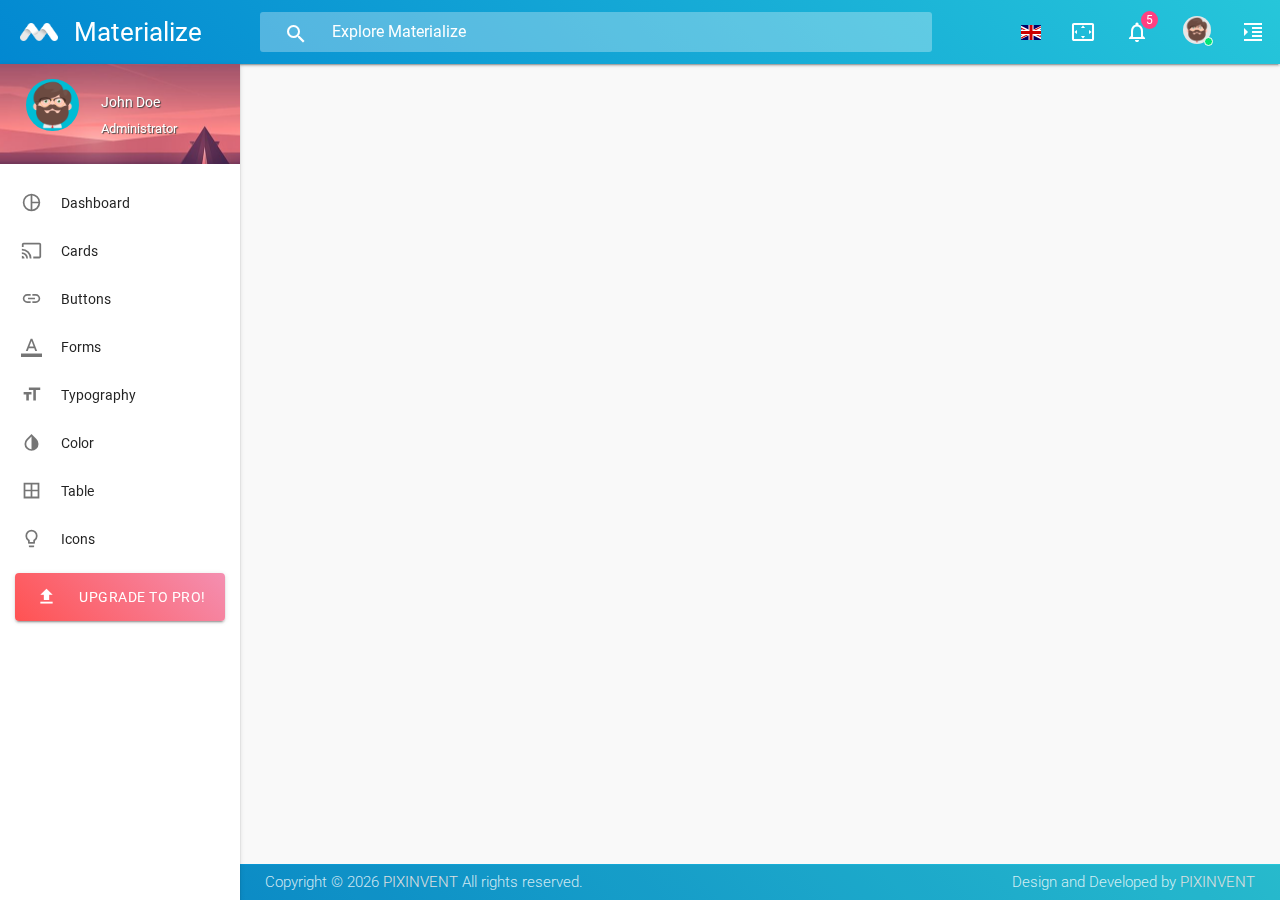
<file: web/index.html>
<!DOCTYPE html>
<html lang="en">

  <head>
    <meta http-equiv="Content-Type" content="text/html; charset=UTF-8">
    <meta name="viewport" content="width=device-width, initial-scale=1">
    <meta http-equiv="X-UA-Compatible" content="IE=edge">
    <meta name="msapplication-tap-highlight" content="no">
    <meta name="description" content="Materialize is a Material Design Admin Template,It's modern, responsive and based on Material Design by Google. ">
    <meta name="keywords" content="materialize, admin template, dashboard template, flat admin template, responsive admin template,">
    <title>Materialize - Material Design Admin Template</title>
    <!-- Favicons-->
    <link rel="icon" href="images/favicon/favicon-32x32.png" sizes="32x32">
    <!-- Favicons-->
    <link rel="apple-touch-icon-precomposed" href="images/favicon/apple-touch-icon-152x152.png">
    <!-- For iPhone -->
    <meta name="msapplication-TileColor" content="#00bcd4">
    <meta name="msapplication-TileImage" content="images/favicon/mstile-144x144.png">
    <!-- For Windows Phone -->
    <!-- CORE CSS-->
    <link href="css//materialize.css" type="text/css" rel="stylesheet">
    <link href="css//style.css" type="text/css" rel="stylesheet">
    <!-- Custome CSS-->
    <link href="css/custom/custom.css" type="text/css" rel="stylesheet">
    <!-- INCLUDED PLUGIN CSS ON THIS PAGE -->
    <link href="vendors/perfect-scrollbar/perfect-scrollbar.css" type="text/css" rel="stylesheet">
    <link href="vendors/flag-icon/css/flag-icon.min.css" type="text/css" rel="stylesheet">
  </head>
  <body>
    <!-- Start Page Loading -->
    <div id="loader-wrapper">
      <div id="loader"></div>
      <div class="loader-section section-left"></div>
      <div class="loader-section section-right"></div>
    </div>
    <!-- End Page Loading -->
    <!-- //////////////////////////////////////////////////////////////////////////// -->
    <!-- START HEADER -->
    <header id="header" class="page-topbar">
      <!-- start header nav-->
      <div class="navbar-fixed">
        <nav class="navbar-color gradient-45deg-light-blue-cyan">
          <div class="nav-wrapper">
            <ul class="left">
              <li>
                <h1 class="logo-wrapper">
                  <a href="index.html" class="brand-logo darken-1">
                    <img src="images/logo/materialize-logo.png" alt="materialize logo">
                    <span class="logo-text hide-on-med-and-down">Materialize</span>
                  </a>
                </h1>
              </li>
            </ul>
            <div class="header-search-wrapper hide-on-med-and-down">
              <i class="material-icons">search</i>
              <input type="text" name="Search" class="header-search-input z-depth-2" placeholder="Explore Materialize" />
            </div>
            <ul class="right hide-on-med-and-down">
              <li>
                <a href="javascript:void(0);" class="waves-effect waves-block waves-light translation-button" data-activates="translation-dropdown">
                  <span class="flag-icon flag-icon-gb"></span>
                </a>
              </li>
              <li>
                <a href="javascript:void(0);" class="waves-effect waves-block waves-light toggle-fullscreen">
                  <i class="material-icons">settings_overscan</i>
                </a>
              </li>
              <li>
                <a href="javascript:void(0);" class="waves-effect waves-block waves-light notification-button" data-activates="notifications-dropdown">
                  <i class="material-icons">notifications_none
                    <small class="notification-badge pink accent-2">5</small>
                  </i>
                </a>
              </li>
              <li>
                <a href="javascript:void(0);" class="waves-effect waves-block waves-light profile-button" data-activates="profile-dropdown">
                  <span class="avatar-status avatar-online">
                    <img src="images/avatar/avatar-7.png" alt="avatar">
                    <i></i>
                  </span>
                </a>
              </li>
              <li>
                <a href="#" data-activates="chat-out" class="waves-effect waves-block waves-light chat-collapse">
                  <i class="material-icons">format_indent_increase</i>
                </a>
              </li>
            </ul>
            <!-- translation-button -->
            <ul id="translation-dropdown" class="dropdown-content">
              <li>
                <a href="#!" class="grey-text text-darken-1">
                  <i class="flag-icon flag-icon-gb"></i> English</a>
              </li>
              <li>
                <a href="#!" class="grey-text text-darken-1">
                  <i class="flag-icon flag-icon-fr"></i> French</a>
              </li>
              <li>
                <a href="#!" class="grey-text text-darken-1">
                  <i class="flag-icon flag-icon-cn"></i> Chinese</a>
              </li>
              <li>
                <a href="#!" class="grey-text text-darken-1">
                  <i class="flag-icon flag-icon-de"></i> German</a>
              </li>
            </ul>
            <!-- notifications-dropdown -->
            <ul id="notifications-dropdown" class="dropdown-content">
              <li>
                <h6>NOTIFICATIONS
                  <span class="new badge">5</span>
                </h6>
              </li>
              <li class="divider"></li>
              <li>
                <a href="#!" class="grey-text text-darken-2">
                  <span class="material-icons icon-bg-circle cyan small">add_shopping_cart</span> A new order has been placed!</a>
                <time class="media-meta" datetime="2015-06-12T20:50:48+08:00">2 hours ago</time>
              </li>
              <li>
                <a href="#!" class="grey-text text-darken-2">
                  <span class="material-icons icon-bg-circle red small">stars</span> Completed the task</a>
                <time class="media-meta" datetime="2015-06-12T20:50:48+08:00">3 days ago</time>
              </li>
              <li>
                <a href="#!" class="grey-text text-darken-2">
                  <span class="material-icons icon-bg-circle teal small">settings</span> Settings updated</a>
                <time class="media-meta" datetime="2015-06-12T20:50:48+08:00">4 days ago</time>
              </li>
              <li>
                <a href="#!" class="grey-text text-darken-2">
                  <span class="material-icons icon-bg-circle deep-orange small">today</span> Director meeting started</a>
                <time class="media-meta" datetime="2015-06-12T20:50:48+08:00">6 days ago</time>
              </li>
              <li>
                <a href="#!" class="grey-text text-darken-2">
                  <span class="material-icons icon-bg-circle amber small">trending_up</span> Generate monthly report</a>
                <time class="media-meta" datetime="2015-06-12T20:50:48+08:00">1 week ago</time>
              </li>
            </ul>
            <!-- profile-dropdown -->
            <ul id="profile-dropdown" class="dropdown-content">
              <li>
                <a href="#" class="grey-text text-darken-1">
                  <i class="material-icons">face</i> Profile</a>
              </li>
              <li>
                <a href="#" class="grey-text text-darken-1">
                  <i class="material-icons">settings</i> Settings</a>
              </li>
              <li>
                <a href="#" class="grey-text text-darken-1">
                  <i class="material-icons">live_help</i> Help</a>
              </li>
              <li class="divider"></li>
              <li>
                <a href="#" class="grey-text text-darken-1">
                  <i class="material-icons">lock_outline</i> Lock</a>
              </li>
              <li>
                <a href="#" class="grey-text text-darken-1">
                  <i class="material-icons">keyboard_tab</i> Logout</a>
              </li>
            </ul>
          </div>
        </nav>
      </div>
      <!-- end header nav-->
    </header>



    









    <!-- END HEADER -->
    <!-- //////////////////////////////////////////////////////////////////////////// -->
    <!-- START MAIN -->
    <div id="main">
      <!-- START WRAPPER -->
      <div class="wrapper">
        <!-- START LEFT SIDEBAR NAV-->
        <aside id="left-sidebar-nav">
          <ul id="slide-out" class="side-nav fixed leftside-navigation">
            <li class="user-details cyan darken-2">
              <div class="row">
                <div class="col col s4 m4 l4">
                  <img src="images/avatar/avatar-7.png" alt="" class="circle responsive-img valign profile-image cyan">
                </div>
                <div class="col col s8 m8 l8">
                  <ul id="profile-dropdown-nav" class="dropdown-content">
                    <li>
                      <a href="#" class="grey-text text-darken-1">
                        <i class="material-icons">face</i> Profile</a>
                    </li>
                    <li>
                      <a href="#" class="grey-text text-darken-1">
                        <i class="material-icons">settings</i> Settings</a>
                    </li>
                    <li>
                      <a href="#" class="grey-text text-darken-1">
                        <i class="material-icons">live_help</i> Help</a>
                    </li>
                    <li class="divider"></li>
                    <li>
                      <a href="#" class="grey-text text-darken-1">
                        <i class="material-icons">lock_outline</i> Lock</a>
                    </li>
                    <li>
                      <a href="#" class="grey-text text-darken-1">
                        <i class="material-icons">keyboard_tab</i> Logout</a>
                    </li>
                  </ul>
                  <a class="btn-flat dropdown-button waves-effect waves-light white-text profile-btn" href="#" data-activates="profile-dropdown-nav">John Doe<i class="mdi-navigation-arrow-drop-down right"></i></a>
                  <p class="user-roal">Administrator</p>
                </div>
              </div>
            </li>
            <li class="no-padding">
              <ul class="collapsible" data-collapsible="accordion">
                <li class="bold">
                  <a href="index.html" class="waves-effect waves-cyan">
                      <i class="material-icons">pie_chart_outlined</i>
                      <span class="nav-text">Dashboard</span>
                    </a>
                </li>
                <li class="bold">
                  <a href="cards-basic.html" class="waves-effect waves-cyan">
                      <i class="material-icons">cast</i>
                      <span class="nav-text">Cards</span>
                    </a>
                </li>
                <li class="bold">
                  <a href="ui-basic-buttons.html" class="waves-effect waves-cyan">
                      <i class="material-icons">insert_link</i>
                      <span class="nav-text">Buttons</span>
                    </a>
                </li>
                <li class="bold">
                  <a href="form-layouts.html" class="waves-effect waves-cyan">
                      <i class="material-icons">format_color_text</i>
                      <span class="nav-text">Forms</span>
                    </a>
                </li>
                <li class="bold">
                  <a href="css-typography.html" class="waves-effect waves-cyan">
                      <i class="material-icons">format_size</i>
                      <span class="nav-text">Typography</span>
                    </a>
                </li>
                <li class="bold">
                  <a href="css-color.html" class="waves-effect waves-cyan">
                      <i class="material-icons">invert_colors</i>
                      <span class="nav-text">Color</span>
                    </a>
                </li>
                <li class="bold">
                  <a href="table-basic.html" class="waves-effect waves-cyan">
                      <i class="material-icons">border_all</i>
                      <span class="nav-text">Table</span>
                    </a>
                </li>
                <li class="bold">
                  <a href="ui-icons.html" class="waves-effect waves-cyan">
                    <i class="material-icons">lightbulb_outline</i>
                    <span class="nav-text">Icons</span>
                  </a>
                </li>
                <li>
                  <a class="btn waves-effect waves-light gradient-45deg-red-pink" href="https://pixinvent.com/materialize-material-design-admin-template/landing/" target="_blank">
                    <i class="material-icons white-text">file_upload</i>Upgrade to Pro!
                  </a>
                </li>
              </ul>
            </li>
          </ul>
          <a href="#" data-activates="slide-out" class="sidebar-collapse btn-floating btn-medium waves-effect waves-light hide-on-large-only">
            <i class="material-icons">menu</i>
          </a>
        </aside>
        <!-- END LEFT SIDEBAR NAV-->
        <!-- //////////////////////////////////////////////////////////////////////////// -->
        <!-- START CONTENT -->
        <section id="content">
          <!--start container-->
          <div class="container">
            <!--card stats start-->
     
          </div>
          <!--end container-->
        </section>
        <!-- END CONTENT -->
        <!-- START RIGHT SIDEBAR NAV-->
        <aside id="right-sidebar-nav">
          <ul id="chat-out" class="side-nav rightside-navigation">
            <li class="li-hover">
              <div class="row">
                <div class="col s12 border-bottom-1 mt-5">
                  <ul class="tabs">
                    <li class="tab col s4">
                      <a href="#activity" class="active">
                        <span class="material-icons">graphic_eq</span>
                      </a>
                    </li>
                    <li class="tab col s4">
                      <a href="#chatapp">
                        <span class="material-icons">face</span>
                      </a>
                    </li>
                    <li class="tab col s4">
                      <a href="#settings">
                        <span class="material-icons">settings</span>
                      </a>
                    </li>
                  </ul>
                </div>
                <div id="settings" class="col s12">
                  <h6 class="mt-5 mb-3 ml-3">GENERAL SETTINGS</h6>
                  <ul class="collection border-none">
                    <li class="collection-item border-none">
                      <div class="m-0">
                        <span class="font-weight-600">Notifications</span>
                        <div class="switch right">
                          <label>
                            <input checked type="checkbox">
                            <span class="lever"></span>
                          </label>
                        </div>
                      </div>
                      <p>Use checkboxes when looking for yes or no answers.</p>
                    </li>
                    <li class="collection-item border-none">
                      <div class="m-0">
                        <span class="font-weight-600">Show recent activity</span>
                        <div class="switch right">
                          <label>
                            <input checked type="checkbox">
                            <span class="lever"></span>
                          </label>
                        </div>
                      </div>
                      <p>The for attribute is necessary to bind our custom checkbox with the input.</p>
                    </li>
                    <li class="collection-item border-none">
                      <div class="m-0">
                        <span class="font-weight-600">Notifications</span>
                        <div class="switch right">
                          <label>
                            <input type="checkbox">
                            <span class="lever"></span>
                          </label>
                        </div>
                      </div>
                      <p>Use checkboxes when looking for yes or no answers.</p>
                    </li>
                    <li class="collection-item border-none">
                      <div class="m-0">
                        <span class="font-weight-600">Show recent activity</span>
                        <div class="switch right">
                          <label>
                            <input type="checkbox">
                            <span class="lever"></span>
                          </label>
                        </div>
                      </div>
                      <p>The for attribute is necessary to bind our custom checkbox with the input.</p>
                    </li>
                    <li class="collection-item border-none">
                      <div class="m-0">
                        <span class="font-weight-600">Show your emails</span>
                        <div class="switch right">
                          <label>
                            <input type="checkbox">
                            <span class="lever"></span>
                          </label>
                        </div>
                      </div>
                      <p>Use checkboxes when looking for yes or no answers.</p>
                    </li>
                    <li class="collection-item border-none">
                      <div class="m-0">
                        <span class="font-weight-600">Show Task statistics</span>
                        <div class="switch right">
                          <label>
                            <input type="checkbox">
                            <span class="lever"></span>
                          </label>
                        </div>
                      </div>
                      <p>The for attribute is necessary to bind our custom checkbox with the input.</p>
                    </li>
                  </ul>
                </div>
                <div id="chatapp" class="col s12">
                  <div class="collection border-none">
                    <a href="#!" class="collection-item avatar border-none">
                      <img src="images/avatar/avatar-1.png" alt="" class="circle cyan">
                      <span class="line-height-0">Elizabeth Elliott </span>
                      <span class="medium-small right blue-grey-text text-lighten-3">5.00 AM</span>
                      <p class="medium-small blue-grey-text text-lighten-3">Thank you </p>
                    </a>
                    <a href="#!" class="collection-item avatar border-none">
                      <img src="images/avatar/avatar-2.png" alt="" class="circle deep-orange accent-2">
                      <span class="line-height-0">Mary Adams </span>
                      <span class="medium-small right blue-grey-text text-lighten-3">4.14 AM</span>
                      <p class="medium-small blue-grey-text text-lighten-3">Hello Boo </p>
                    </a>
                    <a href="#!" class="collection-item avatar border-none">
                      <img src="images/avatar/avatar-3.png" alt="" class="circle teal accent-4">
                      <span class="line-height-0">Caleb Richards </span>
                      <span class="medium-small right blue-grey-text text-lighten-3">9.00 PM</span>
                      <p class="medium-small blue-grey-text text-lighten-3">Keny ! </p>
                    </a>
                    <a href="#!" class="collection-item avatar border-none">
                      <img src="images/avatar/avatar-4.png" alt="" class="circle cyan">
                      <span class="line-height-0">June Lane </span>
                      <span class="medium-small right blue-grey-text text-lighten-3">4.14 AM</span>
                      <p class="medium-small blue-grey-text text-lighten-3">Ohh God </p>
                    </a>
                    <a href="#!" class="collection-item avatar border-none">
                      <img src="images/avatar/avatar-5.png" alt="" class="circle red accent-2">
                      <span class="line-height-0">Edward Fletcher </span>
                      <span class="medium-small right blue-grey-text text-lighten-3">5.15 PM</span>
                      <p class="medium-small blue-grey-text text-lighten-3">Love you </p>
                    </a>
                    <a href="#!" class="collection-item avatar border-none">
                      <img src="images/avatar/avatar-6.png" alt="" class="circle deep-orange accent-2">
                      <span class="line-height-0">Crystal Bates </span>
                      <span class="medium-small right blue-grey-text text-lighten-3">8.00 AM</span>
                      <p class="medium-small blue-grey-text text-lighten-3">Can we </p>
                    </a>
                    <a href="#!" class="collection-item avatar border-none">
                      <img src="images/avatar/avatar-7.png" alt="" class="circle cyan">
                      <span class="line-height-0">Nathan Watts </span>
                      <span class="medium-small right blue-grey-text text-lighten-3">9.53 PM</span>
                      <p class="medium-small blue-grey-text text-lighten-3">Great! </p>
                    </a>
                    <a href="#!" class="collection-item avatar border-none">
                      <img src="images/avatar/avatar-8.png" alt="" class="circle red accent-2">
                      <span class="line-height-0">Willard Wood </span>
                      <span class="medium-small right blue-grey-text text-lighten-3">4.20 AM</span>
                      <p class="medium-small blue-grey-text text-lighten-3">Do it </p>
                    </a>
                    <a href="#!" class="collection-item avatar border-none">
                      <img src="images/avatar/avatar-9.png" alt="" class="circle teal accent-4">
                      <span class="line-height-0">Ronnie Ellis </span>
                      <span class="medium-small right blue-grey-text text-lighten-3">5.30 PM</span>
                      <p class="medium-small blue-grey-text text-lighten-3">Got that </p>
                    </a>
                    <a href="#!" class="collection-item avatar border-none">
                      <img src="images/avatar/avatar-1.png" alt="" class="circle cyan">
                      <span class="line-height-0">Gwendolyn Wood </span>
                      <span class="medium-small right blue-grey-text text-lighten-3">4.34 AM</span>
                      <p class="medium-small blue-grey-text text-lighten-3">Like you </p>
                    </a>
                    <a href="#!" class="collection-item avatar border-none">
                      <img src="images/avatar/avatar-2.png" alt="" class="circle red accent-2">
                      <span class="line-height-0">Daniel Russell </span>
                      <span class="medium-small right blue-grey-text text-lighten-3">12.00 AM</span>
                      <p class="medium-small blue-grey-text text-lighten-3">Thank you </p>
                    </a>
                    <a href="#!" class="collection-item avatar border-none">
                      <img src="images/avatar/avatar-3.png" alt="" class="circle teal accent-4">
                      <span class="line-height-0">Sarah Graves </span>
                      <span class="medium-small right blue-grey-text text-lighten-3">11.14 PM</span>
                      <p class="medium-small blue-grey-text text-lighten-3">Okay you </p>
                    </a>
                    <a href="#!" class="collection-item avatar border-none">
                      <img src="images/avatar/avatar-4.png" alt="" class="circle red accent-2">
                      <span class="line-height-0">Andrew Hoffman </span>
                      <span class="medium-small right blue-grey-text text-lighten-3">7.30 PM</span>
                      <p class="medium-small blue-grey-text text-lighten-3">Can do </p>
                    </a>
                    <a href="#!" class="collection-item avatar border-none">
                      <img src="images/avatar/avatar-5.png" alt="" class="circle cyan">
                      <span class="line-height-0">Camila Lynch </span>
                      <span class="medium-small right blue-grey-text text-lighten-3">2.00 PM</span>
                      <p class="medium-small blue-grey-text text-lighten-3">Leave it </p>
                    </a>
                  </div>
                </div>
                <div id="activity" class="col s12">
                  <h6 class="mt-5 mb-3 ml-3">RECENT ACTIVITY</h6>
                  <div class="activity">
                    <div class="col s3 mt-2 center-align recent-activity-list-icon">
                      <i class="material-icons white-text icon-bg-color deep-purple lighten-2">add_shopping_cart</i>
                    </div>
                    <div class="col s9 recent-activity-list-text">
                      <a href="#" class="deep-purple-text medium-small">just now</a>
                      <p class="mt-0 mb-2 fixed-line-height font-weight-300 medium-small">Jim Doe Purchased new equipments for zonal office.</p>
                    </div>
                    <div class="recent-activity-list chat-out-list row mb-0">
                      <div class="col s3 mt-2 center-align recent-activity-list-icon">
                        <i class="material-icons white-text icon-bg-color cyan lighten-2">airplanemode_active</i>
                      </div>
                      <div class="col s9 recent-activity-list-text">
                        <a href="#" class="cyan-text medium-small">Yesterday</a>
                        <p class="mt-0 mb-2 fixed-line-height font-weight-300 medium-small">Your Next flight for USA will be on 15th August 2015.</p>
                      </div>
                    </div>
                    <div class="recent-activity-list chat-out-list row mb-0">
                      <div class="col s3 mt-2 center-align recent-activity-list-icon medium-small">
                        <i class="material-icons white-text icon-bg-color green lighten-2">settings_voice</i>
                      </div>
                      <div class="col s9 recent-activity-list-text">
                        <a href="#" class="green-text medium-small">5 Days Ago</a>
                        <p class="mt-0 mb-2 fixed-line-height font-weight-300 medium-small">Natalya Parker Send you a voice mail for next conference.</p>
                      </div>
                    </div>
                    <div class="recent-activity-list chat-out-list row mb-0">
                      <div class="col s3 mt-2 center-align recent-activity-list-icon">
                        <i class="material-icons white-text icon-bg-color amber lighten-2">store</i>
                      </div>
                      <div class="col s9 recent-activity-list-text">
                        <a href="#" class="amber-text medium-small">1 Week Ago</a>
                        <p class="mt-0 mb-2 fixed-line-height font-weight-300 medium-small">Jessy Jay open a new store at S.G Road.</p>
                      </div>
                    </div>
                    <div class="recent-activity-list row">
                      <div class="col s3 mt-2 center-align recent-activity-list-icon">
                        <i class="material-icons white-text icon-bg-color deep-orange lighten-2">settings_voice</i>
                      </div>
                      <div class="col s9 recent-activity-list-text">
                        <a href="#" class="deep-orange-text medium-small">2 Week Ago</a>
                        <p class="mt-0 mb-2 fixed-line-height font-weight-300 medium-small">voice mail for conference.</p>
                      </div>
                    </div>
                    <div class="recent-activity-list chat-out-list row mb-0">
                      <div class="col s3 mt-2 center-align recent-activity-list-icon medium-small">
                        <i class="material-icons white-text icon-bg-color brown lighten-2">settings_voice</i>
                      </div>
                      <div class="col s9 recent-activity-list-text">
                        <a href="#" class="brown-text medium-small">1 Month Ago</a>
                        <p class="mt-0 mb-2 fixed-line-height font-weight-300 medium-small">Natalya Parker Send you a voice mail for next conference.</p>
                      </div>
                    </div>
                    <div class="recent-activity-list chat-out-list row mb-0">
                      <div class="col s3 mt-2 center-align recent-activity-list-icon">
                        <i class="material-icons white-text icon-bg-color deep-purple lighten-2">store</i>
                      </div>
                      <div class="col s9 recent-activity-list-text">
                        <a href="#" class="deep-purple-text medium-small">3 Month Ago</a>
                        <p class="mt-0 mb-2 fixed-line-height font-weight-300 medium-small">Jessy Jay open a new store at S.G Road.</p>
                      </div>
                    </div>
                    <div class="recent-activity-list row">
                      <div class="col s3 mt-2 center-align recent-activity-list-icon">
                        <i class="material-icons white-text icon-bg-color grey lighten-2">settings_voice</i>
                      </div>
                      <div class="col s9 recent-activity-list-text">
                        <a href="#" class="grey-text medium-small">1 Year Ago</a>
                        <p class="mt-0 mb-2 fixed-line-height font-weight-300 medium-small">voice mail for conference.</p>
                      </div>
                    </div>
                  </div>
                </div>
              </div>
            </li>
          </ul>
        </aside>
        <!-- END RIGHT SIDEBAR NAV-->
      </div>
      <!-- END WRAPPER -->
    </div>
    <!-- END MAIN -->
    <!-- //////////////////////////////////////////////////////////////////////////// -->
    <!-- START FOOTER -->
    <footer class="page-footer gradient-45deg-light-blue-cyan">
        <div class="footer-copyright">
          <div class="container">
            <span>Copyright ©
              <script type="text/javascript">
                document.write(new Date().getFullYear());
              </script> <a class="grey-text text-lighten-2" href="http://themeforest.net/user/pixinvent/portfolio?ref=pixinvent" target="_blank">PIXINVENT</a> All rights reserved.</span>
            <span class="right hide-on-small-only"> Design and Developed by <a class="grey-text text-lighten-2" href="https://pixinvent.com/">PIXINVENT</a></span>
          </div>
        </div>
    </footer>
    <!-- END FOOTER -->
    <!-- ================================================
    Scripts
    ================================================ -->
    <!-- jQuery Library -->
    <script type="text/javascript" src="vendors/jquery-3.2.1.min.js"></script>
    <!--materialize js-->
    <script type="text/javascript" src="js/materialize.min.js"></script>
    <!--scrollbar-->
    <script type="text/javascript" src="vendors/perfect-scrollbar/perfect-scrollbar.min.js"></script>
    <!--plugins.js - Some Specific JS codes for Plugin Settings-->
    <script type="text/javascript" src="js/plugins.js"></script>
    <!--custom-script.js - Add your own theme custom JS-->
    <script type="text/javascript" src="js/custom-script.js"></script>
  </body>
</html>
</file>
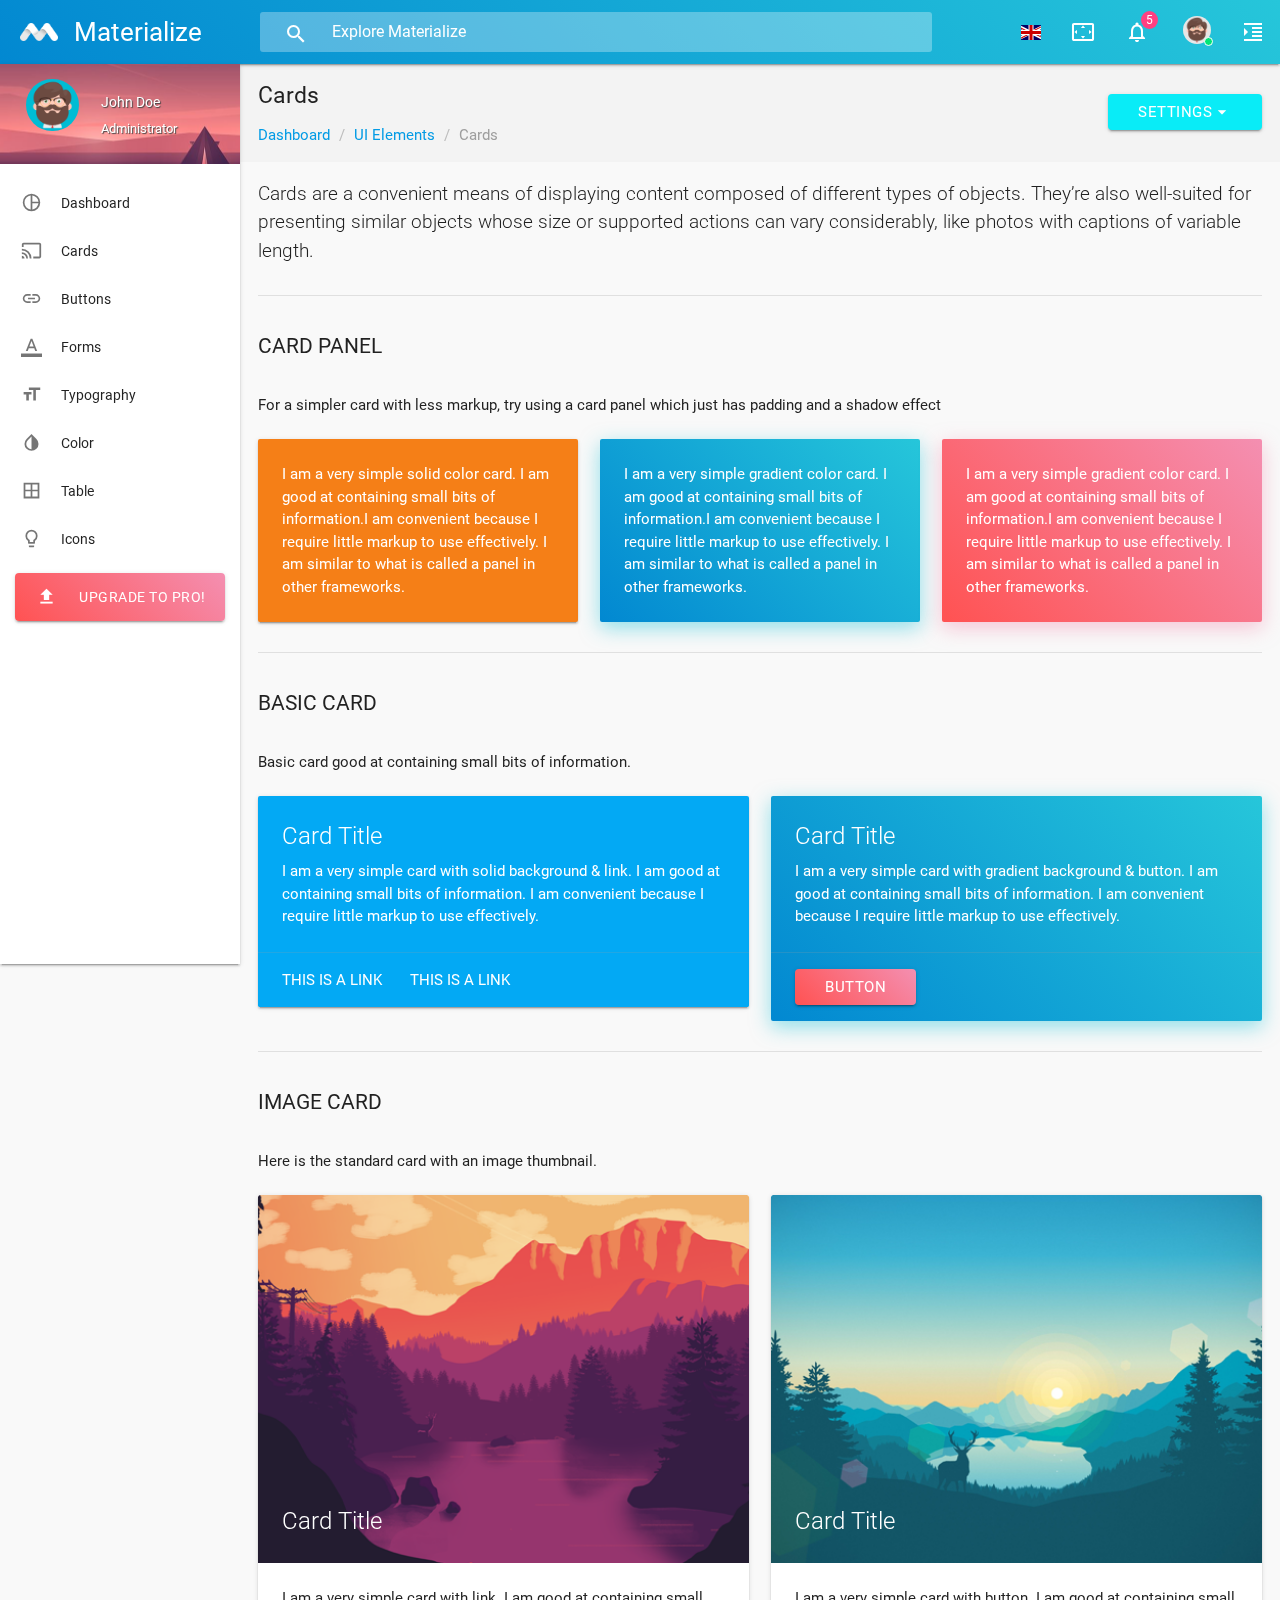
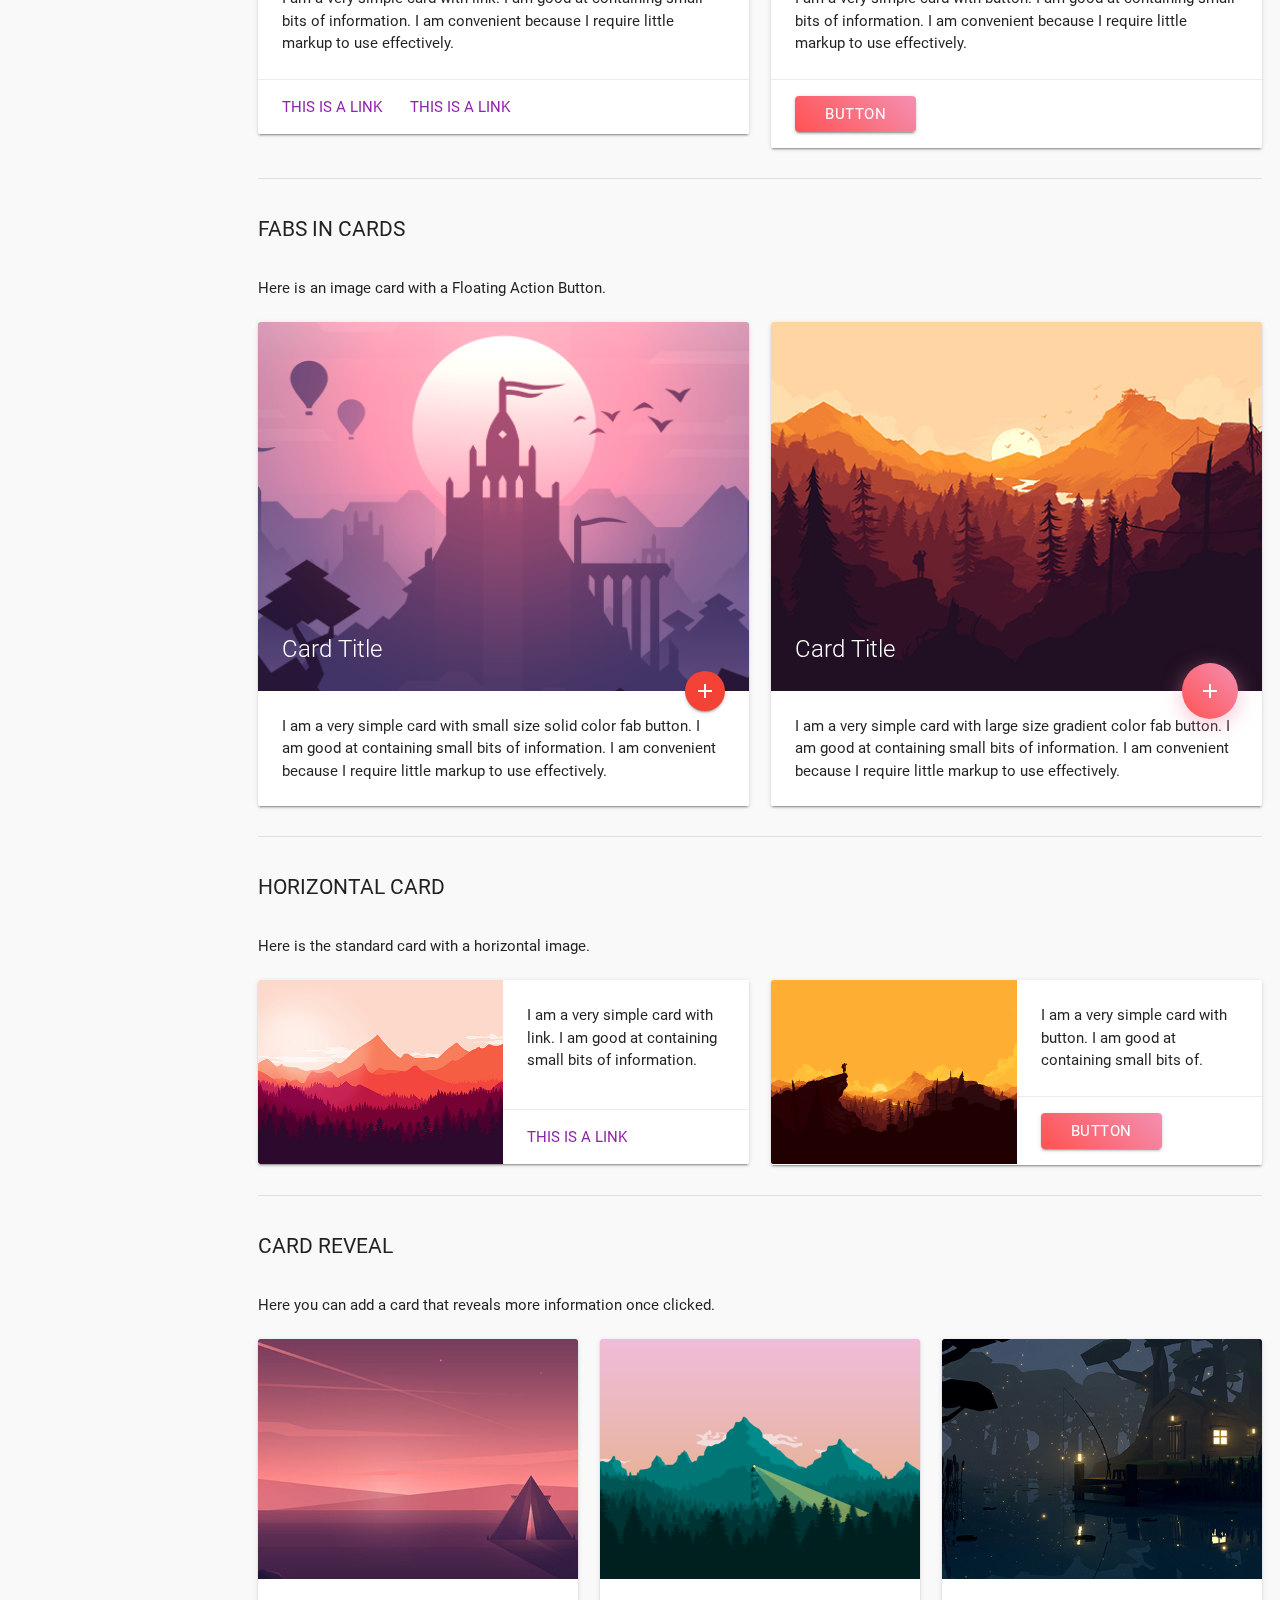
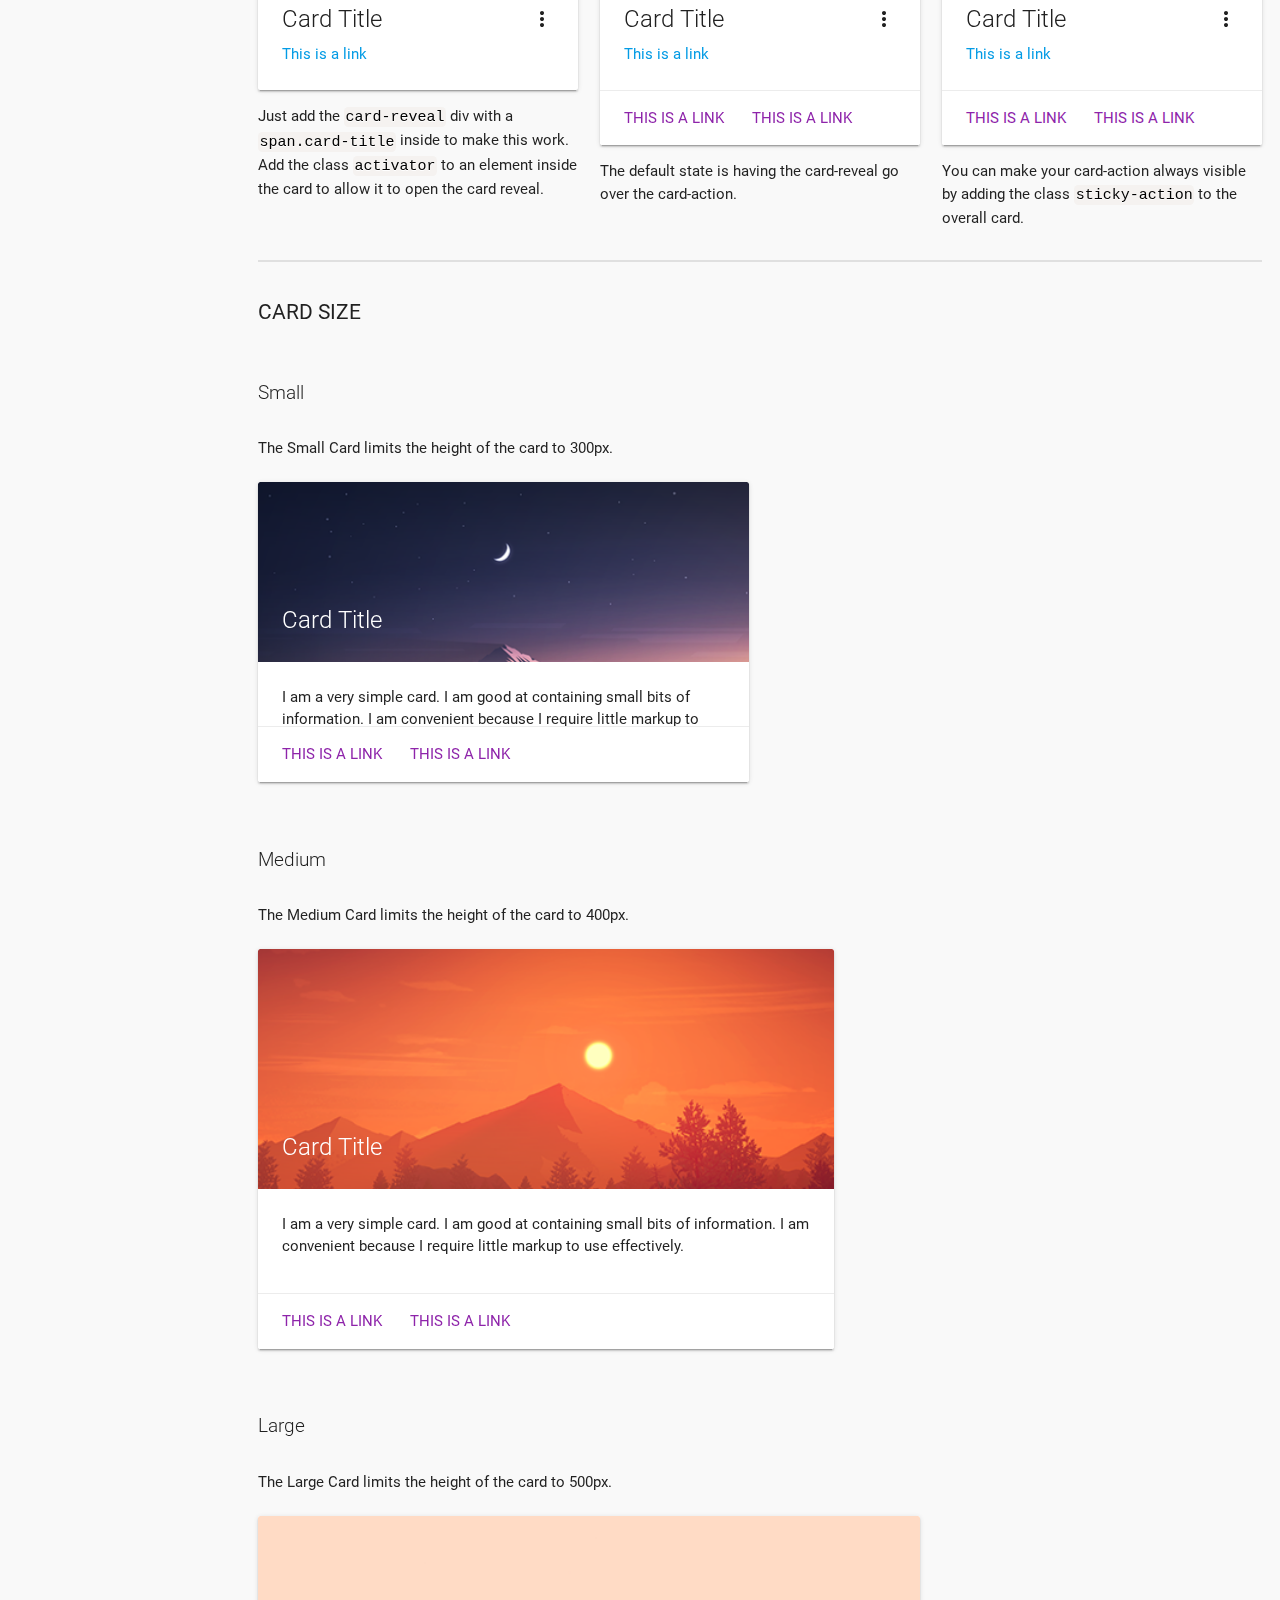
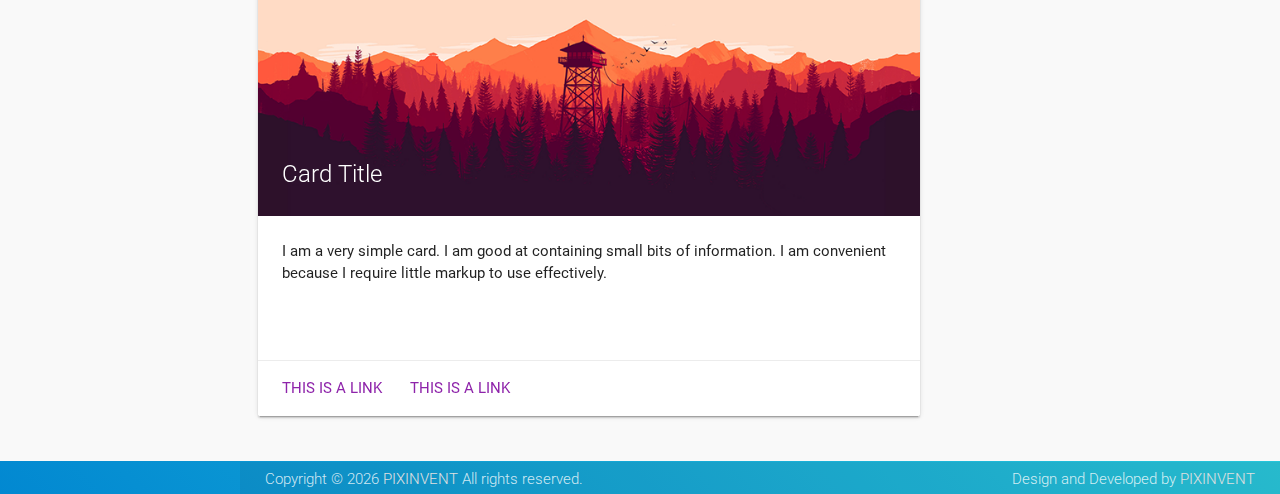
<file: web/cards-basic.html>
<!DOCTYPE html>
<html lang="en">
<!--================================================================================
	Item Name: Materialize - Material Design Admin Template
	Version: 4.0
	Author: PIXINVENT
	Author URL: https://themeforest.net/user/pixinvent/portfolio
================================================================================ -->

<head>
  <meta http-equiv="Content-Type" content="text/html; charset=UTF-8">
  <meta name="viewport" content="width=device-width, initial-scale=1">
  <meta http-equiv="X-UA-Compatible" content="IE=edge">
  <meta name="msapplication-tap-highlight" content="no">
  <meta name="description" content="Materialize is a Material Design Admin Template,It's modern, responsive and based on Material Design by Google. ">
  <meta name="keywords" content="materialize, admin template, dashboard template, flat admin template, responsive admin template,">
  <title>Cards | Materialize - Material Design Admin Template</title>
  <!-- Favicons-->
  <link rel="icon" href="images/favicon/favicon-32x32.png" sizes="32x32">
  <!-- Favicons-->
  <link rel="apple-touch-icon-precomposed" href="images/favicon/apple-touch-icon-152x152.png">
  <!-- For iPhone -->
  <meta name="msapplication-TileColor" content="#00bcd4">
  <meta name="msapplication-TileImage" content="images/favicon/mstile-144x144.png">
  <!-- For Windows Phone -->
  <!-- CORE CSS-->
  <link href="css//materialize.css" type="text/css" rel="stylesheet">
  <link href="css//style.css" type="text/css" rel="stylesheet">
  <!-- Custome CSS-->
  <link href="css/custom/custom.css" type="text/css" rel="stylesheet">
  <!-- INCLUDED PLUGIN CSS ON THIS PAGE -->
  <link href="vendors/prism/prism.css" type="text/css" rel="stylesheet">
  <link href="vendors/perfect-scrollbar/perfect-scrollbar.css" type="text/css" rel="stylesheet">
  <link href="vendors/flag-icon/css/flag-icon.min.css" type="text/css" rel="stylesheet">
</head>

<body>
  <!-- Start Page Loading -->
  <div id="loader-wrapper">
    <div id="loader"></div>
    <div class="loader-section section-left"></div>
    <div class="loader-section section-right"></div>
  </div>
  <!-- End Page Loading -->
  <!-- //////////////////////////////////////////////////////////////////////////// -->
  <!-- START HEADER -->
  <header id="header" class="page-topbar">
    <!-- start header nav-->
    <div class="navbar-fixed">
      <nav class="navbar-color gradient-45deg-light-blue-cyan">
        <div class="nav-wrapper">
          <ul class="left">
            <li>
              <h1 class="logo-wrapper">
                <a href="index.html" class="brand-logo darken-1">
                    <img src="images/logo/materialize-logo.png" alt="materialize logo">
                    <span class="logo-text hide-on-med-and-down">Materialize</span>
                  </a>
              </h1>
            </li>
          </ul>
          <div class="header-search-wrapper hide-on-med-and-down">
            <i class="material-icons">search</i>
            <input type="text" name="Search" class="header-search-input z-depth-2" placeholder="Explore Materialize" />
          </div>
          <ul class="right hide-on-med-and-down">
            <li>
              <a href="javascript:void(0);" class="waves-effect waves-block waves-light translation-button" data-activates="translation-dropdown">
                  <span class="flag-icon flag-icon-gb"></span>
                </a>
            </li>
            <li>
              <a href="javascript:void(0);" class="waves-effect waves-block waves-light toggle-fullscreen">
                  <i class="material-icons">settings_overscan</i>
                </a>
            </li>
            <li>
              <a href="javascript:void(0);" class="waves-effect waves-block waves-light notification-button" data-activates="notifications-dropdown">
                  <i class="material-icons">notifications_none
                    <small class="notification-badge pink accent-2">5</small>
                  </i>
                </a>
            </li>
            <li>
              <a href="javascript:void(0);" class="waves-effect waves-block waves-light profile-button" data-activates="profile-dropdown">
                  <span class="avatar-status avatar-online">
                    <img src="images/avatar/avatar-7.png" alt="avatar">
                    <i></i>
                  </span>
                </a>
            </li>
            <li>
              <a href="#" data-activates="chat-out" class="waves-effect waves-block waves-light chat-collapse">
                  <i class="material-icons">format_indent_increase</i>
                </a>
            </li>
          </ul>
          <!-- translation-button -->
          <ul id="translation-dropdown" class="dropdown-content">
            <li>
              <a href="#!" class="grey-text text-darken-1">
                  <i class="flag-icon flag-icon-gb"></i> English</a>
            </li>
            <li>
              <a href="#!" class="grey-text text-darken-1">
                  <i class="flag-icon flag-icon-fr"></i> French</a>
            </li>
            <li>
              <a href="#!" class="grey-text text-darken-1">
                  <i class="flag-icon flag-icon-cn"></i> Chinese</a>
            </li>
            <li>
              <a href="#!" class="grey-text text-darken-1">
                  <i class="flag-icon flag-icon-de"></i> German</a>
            </li>
          </ul>
          <!-- notifications-dropdown -->
          <ul id="notifications-dropdown" class="dropdown-content">
            <li>
              <h6>NOTIFICATIONS
                <span class="new badge">5</span>
              </h6>
            </li>
            <li class="divider"></li>
            <li>
              <a href="#!" class="grey-text text-darken-2">
                  <span class="material-icons icon-bg-circle cyan small">add_shopping_cart</span> A new order has been placed!</a>
              <time class="media-meta" datetime="2015-06-12T20:50:48+08:00">2 hours ago</time>
            </li>
            <li>
              <a href="#!" class="grey-text text-darken-2">
                  <span class="material-icons icon-bg-circle red small">stars</span> Completed the task</a>
              <time class="media-meta" datetime="2015-06-12T20:50:48+08:00">3 days ago</time>
            </li>
            <li>
              <a href="#!" class="grey-text text-darken-2">
                  <span class="material-icons icon-bg-circle teal small">settings</span> Settings updated</a>
              <time class="media-meta" datetime="2015-06-12T20:50:48+08:00">4 days ago</time>
            </li>
            <li>
              <a href="#!" class="grey-text text-darken-2">
                  <span class="material-icons icon-bg-circle deep-orange small">today</span> Director meeting started</a>
              <time class="media-meta" datetime="2015-06-12T20:50:48+08:00">6 days ago</time>
            </li>
            <li>
              <a href="#!" class="grey-text text-darken-2">
                  <span class="material-icons icon-bg-circle amber small">trending_up</span> Generate monthly report</a>
              <time class="media-meta" datetime="2015-06-12T20:50:48+08:00">1 week ago</time>
            </li>
          </ul>
          <!-- profile-dropdown -->
          <ul id="profile-dropdown" class="dropdown-content">
            <li>
              <a href="#" class="grey-text text-darken-1">
                  <i class="material-icons">face</i> Profile</a>
            </li>
            <li>
              <a href="#" class="grey-text text-darken-1">
                  <i class="material-icons">settings</i> Settings</a>
            </li>
            <li>
              <a href="#" class="grey-text text-darken-1">
                  <i class="material-icons">live_help</i> Help</a>
            </li>
            <li class="divider"></li>
            <li>
              <a href="#" class="grey-text text-darken-1">
                  <i class="material-icons">lock_outline</i> Lock</a>
            </li>
            <li>
              <a href="#" class="grey-text text-darken-1">
                  <i class="material-icons">keyboard_tab</i> Logout</a>
            </li>
          </ul>
        </div>
      </nav>
    </div>
    <!-- end header nav-->
  </header>
  <!-- END HEADER -->
  <!-- //////////////////////////////////////////////////////////////////////////// -->
  <!-- START MAIN -->
  <div id="main">
    <!-- START WRAPPER -->
    <div class="wrapper">
      <!-- START LEFT SIDEBAR NAV-->
      <aside id="left-sidebar-nav">
        <ul id="slide-out" class="side-nav fixed leftside-navigation">
          <li class="user-details cyan darken-2">
            <div class="row">
              <div class="col col s4 m4 l4">
                <img src="images/avatar/avatar-7.png" alt="" class="circle responsive-img valign profile-image cyan">
              </div>
              <div class="col col s8 m8 l8">
                <ul id="profile-dropdown-nav" class="dropdown-content">
                  <li>
                    <a href="#" class="grey-text text-darken-1">
                        <i class="material-icons">face</i> Profile</a>
                  </li>
                  <li>
                    <a href="#" class="grey-text text-darken-1">
                        <i class="material-icons">settings</i> Settings</a>
                  </li>
                  <li>
                    <a href="#" class="grey-text text-darken-1">
                        <i class="material-icons">live_help</i> Help</a>
                  </li>
                  <li class="divider"></li>
                  <li>
                    <a href="#" class="grey-text text-darken-1">
                        <i class="material-icons">lock_outline</i> Lock</a>
                  </li>
                  <li>
                    <a href="#" class="grey-text text-darken-1">
                        <i class="material-icons">keyboard_tab</i> Logout</a>
                  </li>
                </ul>
                <a class="btn-flat dropdown-button waves-effect waves-light white-text profile-btn" href="#" data-activates="profile-dropdown-nav">John Doe<i class="mdi-navigation-arrow-drop-down right"></i></a>
                <p class="user-roal">Administrator</p>
              </div>
            </div>
          </li>
          <li class="no-padding">
            <ul class="collapsible" data-collapsible="accordion">
              <li class="bold">
                <a href="index.html" class="waves-effect waves-cyan">
                    <i class="material-icons">pie_chart_outlined</i>
                    <span class="nav-text">Dashboard</span>
                  </a>
              </li>
              <li class="bold">
                <a href="cards-basic.html" class="waves-effect waves-cyan">
                    <i class="material-icons">cast</i>
                    <span class="nav-text">Cards</span>
                  </a>
              </li>
              <li class="bold">
                <a href="ui-basic-buttons.html" class="waves-effect waves-cyan">
                    <i class="material-icons">insert_link</i>
                    <span class="nav-text">Buttons</span>
                  </a>
              </li>
              <li class="bold">
                <a href="form-layouts.html" class="waves-effect waves-cyan">
                    <i class="material-icons">format_color_text</i>
                    <span class="nav-text">Forms</span>
                  </a>
              </li>
              <li class="bold">
                <a href="css-typography.html" class="waves-effect waves-cyan">
                    <i class="material-icons">format_size</i>
                    <span class="nav-text">Typography</span>
                  </a>
              </li>
              <li class="bold">
                <a href="css-color.html" class="waves-effect waves-cyan">
                    <i class="material-icons">invert_colors</i>
                    <span class="nav-text">Color</span>
                  </a>
              </li>
              <li class="bold">
                <a href="table-basic.html" class="waves-effect waves-cyan">
                    <i class="material-icons">border_all</i>
                    <span class="nav-text">Table</span>
                  </a>
              </li>
              <li class="bold">
                <a href="ui-icons.html" class="waves-effect waves-cyan">
                <i class="material-icons">lightbulb_outline</i>
                <span class="nav-text">Icons</span>
              </a>
              </li>
              <li>
                <a class="btn waves-effect waves-light gradient-45deg-red-pink" href="https://pixinvent.com/materialize-material-design-admin-template/landing/" target="_blank">
                  <i class="material-icons white-text">file_upload</i>Upgrade to Pro!
                </a>
              </li>
            </ul>
          </li>
        </ul>
        <a href="#" data-activates="slide-out" class="sidebar-collapse btn-floating btn-medium waves-effect waves-light hide-on-large-only">
            <i class="material-icons">menu</i>
          </a>
      </aside>
      <!-- END LEFT SIDEBAR NAV-->
      <!-- //////////////////////////////////////////////////////////////////////////// -->
      <!-- START CONTENT -->
      <section id="content">
        <!--breadcrumbs start-->
        <div id="breadcrumbs-wrapper">
          <!-- Search for small screen -->
          <div class="header-search-wrapper grey lighten-2 hide-on-large-only">
            <input type="text" name="Search" class="header-search-input z-depth-2" placeholder="Explore Materialize">
          </div>
          <div class="container">
            <div class="row">
              <div class="col s10 m6 l6">
                <h5 class="breadcrumbs-title">Cards</h5>
                <ol class="breadcrumbs">
                  <li><a href="index.html">Dashboard</a>
                  </li>
                  <li><a href="#">UI Elements</a>
                  </li>
                  <li class="active">Cards</li>
                </ol>
              </div>
              <div class="col s2 m6 l6">
                <a class="btn dropdown-settings waves-effect waves-light breadcrumbs-btn right" href="#!" data-activates="dropdown1">
                    <i class="material-icons hide-on-med-and-up">settings</i>
                    <span class="hide-on-small-onl">Settings</span>
                    <i class="material-icons right">arrow_drop_down</i>
                  </a>
                <ul id="dropdown1" class="dropdown-content">
                  <li><a href="#!" class="grey-text text-darken-2">Access<span class="badge">1</span></a>
                  </li>
                  <li><a href="#!" class="grey-text text-darken-2">Profile<span class="new badge">2</span></a>
                  </li>
                  <li><a href="#!" class="grey-text text-darken-2">Notifications</a>
                  </li>
                </ul>
              </div>
            </div>
          </div>
        </div>
        <!--breadcrumbs end-->
        <!--start container-->
        <div class="container">
          <p class="caption">Cards are a convenient means of displaying content composed of different types of objects. They’re also well-suited for presenting similar objects whose size or supported actions can vary considerably, like photos with captions of variable length.</p>
          <!--Card Panel-->
          <div class="divider"></div>
          <div id="card-panel-type" class="section">
            <h4 class="header">Card Panel</h4>
            <div class="row">
              <div class="col s12">
                <p>For a simpler card with less markup, try using a card panel which just has padding and a shadow effect</p>
              </div>
              <div class="col s12">
                <div class="row">
                  <div class="col s12 m4 l4">
                    <div class="card-panel yellow darken-4">
                      <span class="white-text">I am a very simple solid color card. I am good at containing small bits of information.I am convenient because I require little markup to use effectively. I am similar to what is called a panel in other frameworks.</span>
                    </div>
                  </div>
                  <div class="col s12 m4 l4">
                    <div class="card-panel gradient-45deg-light-blue-cyan gradient-shadow">
                      <span class="white-text">I am a very simple gradient color card. I am good at containing small bits of information.I am convenient because I require little markup to use effectively. I am similar to what is called a panel in other frameworks.</span>
                    </div>
                  </div>
                  <div class="col s12 m4 l4">
                    <div class="card-panel gradient-45deg-red-pink gradient-shadow">
                      <span class="white-text">I am a very simple gradient color card. I am good at containing small bits of information.I am convenient because I require little markup to use effectively. I am similar to what is called a panel in other frameworks.</span>
                    </div>
                  </div>
                </div>
              </div>
            </div>
          </div>
          <div class="divider"></div>
          <!--Basic Card-->
          <div id="basic-card" class="section">
            <h4 class="header">Basic Card</h4>
            <div class="row">
              <div class="col s12">
                <p>Basic card good at containing small bits of information.</p>
              </div>
              <div class="col s12 m12 l12">
                <div class="row">
                  <div class="col s12 m6 l6">
                    <div class="card light-blue">
                      <div class="card-content white-text">
                        <span class="card-title">Card Title</span>
                        <p>I am a very simple card with solid background & link. I am good at containing small bits of information. I am convenient because I require little markup to use effectively.</p>
                      </div>
                      <div class="card-action">
                        <a href="#!" class="white-text">This is a link</a>
                        <a href="#!" class="white-text">This is a link</a>
                      </div>
                    </div>
                  </div>
                  <div class="col s12 m6 l6">
                    <div class="card gradient-45deg-light-blue-cyan gradient-shadow">
                      <div class="card-content white-text">
                        <span class="card-title">Card Title</span>
                        <p>I am a very simple card with gradient background & button. I am good at containing small bits of information. I am convenient because I require little markup to use effectively.</p>
                      </div>
                      <div class="card-action">
                        <a href="#!" class="waves-effect waves-light btn gradient-45deg-red-pink">Button</a>
                      </div>
                    </div>
                  </div>
                </div>
              </div>
            </div>
          </div>
          <!--Image Card-->
          <div class="divider"></div>
          <div id="image-card" class="section">
            <h4 class="header">Image Card</h4>
            <div class="row">
              <div class="col s12">
                <p>Here is the standard card with an image thumbnail.</p>
              </div>
              <div class="col s12 m12 l12">
                <div class="row">
                  <div class="col s12 m6 l6">
                    <div class="card">
                      <div class="card-image">
                        <img src="images/gallary/4.png" alt="sample">
                        <span class="card-title">Card Title</span>
                      </div>
                      <div class="card-content">
                        <p>I am a very simple card with link. I am good at containing small bits of information. I am convenient because I require little markup to use effectively.</p>
                      </div>
                      <div class="card-action">
                        <a href="#">This is a link</a>
                        <a href='#'>This is a link</a>
                      </div>
                    </div>
                  </div>
                  <div class="col s12 m6 l6">
                    <div class="card">
                      <div class="card-image">
                        <img src="images/gallary/3.png" alt="sample">
                        <span class="card-title">Card Title</span>
                      </div>
                      <div class="card-content">
                        <p>I am a very simple card with button. I am good at containing small bits of information. I am convenient because I require little markup to use effectively.</p>
                      </div>
                      <div class="card-action">
                        <a href="#!" class="waves-effect waves-light btn gradient-45deg-red-pink">Button</a>
                      </div>
                    </div>
                  </div>
                </div>
              </div>
            </div>
          </div>
          <!-- FABs in Cards -->
          <div class="divider"></div>
          <div id="fabs-card" class="section">
            <h4 class="header">FABs in Cards</h4>
            <div class="row">
              <div class="col s12">
                <p>Here is an image card with a Floating Action Button.</p>
              </div>
              <div class="col s12 m12 l12">
                <div class="row">
                  <div class="col s12 m6 l6">
                    <div class="card">
                      <div class="card-image">
                        <img src="images/gallary/6.png">
                        <span class="card-title">Card Title</span>
                        <a class="btn-floating halfway-fab waves-effect waves-light red">
                            <i class="material-icons">add</i>
                          </a>
                      </div>
                      <div class="card-content">
                        <p>I am a very simple card with small size solid color fab button. I am good at containing small bits of information. I am convenient because I require little markup to use effectively.</p>
                      </div>
                    </div>
                  </div>
                  <div class="col s12 m6 l6">
                    <div class="card">
                      <div class="card-image">
                        <img src="images/gallary/8.png">
                        <span class="card-title">Card Title</span>
                        <a class="btn-floating btn-large halfway-fab waves-effect waves-light gradient-45deg-red-pink gradient-shadow">
                            <i class="material-icons">add</i>
                          </a>
                      </div>
                      <div class="card-content">
                        <p>I am a very simple card with large size gradient color fab button. I am good at containing small bits of information. I am convenient because I require little markup to use effectively.</p>
                      </div>
                    </div>
                  </div>
                </div>
              </div>
            </div>
          </div>
          <!-- Horizontal Card -->
          <div class="divider"></div>
          <div id="horizontal-card" class="section">
            <h4 class="header">Horizontal Card</h4>
            <div class="row">
              <div class="col s12">
                <p>Here is the standard card with a horizontal image.</p>
              </div>
              <div class="col s12 m12 l12">
                <div class="row">
                  <div class="col s12 m6 l6">
                    <div class="card horizontal">
                      <div class="card-image">
                        <img src="images/gallary/11.png">
                      </div>
                      <div class="card-stacked">
                        <div class="card-content">
                          <p>I am a very simple card with link. I am good at containing small bits of information.</p>
                        </div>
                        <div class="card-action">
                          <a href="#">This is a link</a>
                        </div>
                      </div>
                    </div>
                  </div>
                  <div class="col s12 m6 l6">
                    <div class="card horizontal">
                      <div class="card-image">
                        <img src="images/gallary/18.png">
                      </div>
                      <div class="card-stacked">
                        <div class="card-content">
                          <p>I am a very simple card with button. I am good at containing small bits of.</p>
                        </div>
                        <div class="card-action">
                          <a href="#!" class="waves-effect waves-light btn gradient-45deg-red-pink">Button</a>
                        </div>
                      </div>
                    </div>
                  </div>
                </div>
              </div>
            </div>
          </div>
          <!--Card Reveal-->
          <div class="divider"></div>
          <div id="card-reveal" class="section">
            <h4 class="header">Card Reveal</h4>
            <div class="row">
              <div class="col s12">
                <p>Here you can add a card that reveals more information once clicked.</p>
              </div>
              <div class="col s12 m12 l12">
                <div class="row">
                  <div class="col s12 m4 l4">
                    <div class="card">
                      <div class="card-image waves-effect waves-block waves-light">
                        <img class="activator" src="images/gallary/12.png" alt="office">
                      </div>
                      <div class="card-content">
                        <span class="card-title activator grey-text text-darken-4">Card Title
                            <i class="material-icons right">more_vert</i>
                          </span>
                        <p><a href="#">This is a link</a>
                        </p>
                      </div>
                      <div class="card-reveal">
                        <span class="card-title grey-text text-darken-4">Card Title
                            <i class="material-icons right">close</i>
                          </span>
                        <p>Here is some more information about this product that is only revealed once clicked on.</p>
                      </div>
                    </div>
                    <p>
                      Just add the <code class=" language-markup">card-reveal</code> div with a <code class=" language-markup">span.card-title</code> inside to make this work. Add the class
                      <code class=" language-markup">activator</code> to an element inside the card to allow it to open the card reveal.
                    </p>
                  </div>
                  <div class="col s12 m4 l4">
                    <div class="card">
                      <div class="card-image waves-effect waves-block waves-light">
                        <img class="activator" src="images/gallary/19.png">
                      </div>
                      <div class="card-content">
                        <span class="card-title activator grey-text text-darken-4">Card Title
                            <i class="material-icons right">more_vert</i>
                          </span>
                        <p><a href="#!">This is a link</a></p>
                      </div>
                      <div class="card-reveal">
                        <span class="card-title grey-text text-darken-4">Card Title
                            <i class="material-icons right">close</i>
                            </i>
                          </span>
                        <p>Here is some more information about this product that is only revealed once clicked on.</p>
                      </div>
                      <div class="card-action">
                        <a href="#">This is a link</a>
                        <a href="#">This is a link</a>
                      </div>
                    </div>
                    <p>The default state is having the card-reveal go over the card-action.</p>
                  </div>
                  <div class="col s12 m4 l4">
                    <div class="card sticky-action">
                      <div class="card-image waves-effect waves-block waves-light">
                        <img class="activator" src="images/gallary/21.png">
                      </div>
                      <div class="card-content">
                        <span class="card-title activator grey-text text-darken-4">Card Title
                            <i class="material-icons right">more_vert</i>
                          </span>
                        <p><a href="#!">This is a link</a></p>
                      </div>
                      <div class="card-action">
                        <a href="#">This is a link</a>
                        <a href="#">This is a link</a>
                      </div>
                      <div class="card-reveal">
                        <span class="card-title grey-text text-darken-4">Card Title
                            <i class="material-icons right">close</i>
                            </i>
                          </span>
                        <p>Here is some more information about this product that is only revealed once clicked on.</p>
                      </div>
                    </div>
                    <p>You can make your card-action always visible by adding the class <code class=" language-markup">sticky-action</code> to the overall card.</p>
                  </div>
                </div>
              </div>
            </div>
          </div>
          <!--Tabs in Cards-->
          <div class="divider"></div>

          <!--Card Size-->
          <div class="divider"></div>
          <div id="card-size" class="section">
            <h4 class="header">Card Size</h4>
            <div class="row section">
              <div class="col s12">
                <p class="caption">Small</p>
                <p>The Small Card limits the height of the card to 300px.</p>
              </div>
              <div class="col s12 m6 l6">
                <div class="card small">
                  <div class="card-image">
                    <img src="images/gallary/23.png" alt="sample">
                    <span class="card-title">Card Title</span>
                  </div>
                  <div class="card-content">
                    <p>I am a very simple card. I am good at containing small bits of information. I am convenient because I require little markup to use effectively.</p>
                  </div>
                  <div class="card-action">
                    <a href="#">This is a link</a>
                    <a href="#">This is a link</a>
                  </div>
                </div>
              </div>
            </div>
            <div class="row section">
              <div class="col s12">
                <p class="caption">Medium</p>
                <p>The Medium Card limits the height of the card to 400px.</p>
              </div>
              <div class="col s12 m7 l7">
                <div class="card medium">
                  <div class="card-image">
                    <img src="images/gallary/25.png" alt="sample">
                    <span class="card-title">Card Title</span>
                  </div>
                  <div class="card-content">
                    <p>I am a very simple card. I am good at containing small bits of information. I am convenient because I require little markup to use effectively.</p>
                  </div>
                  <div class="card-action">
                    <a href="#">This is a link</a>
                    <a href="#">This is a link</a>
                  </div>
                </div>
              </div>
            </div>
            <div class="row section">
              <div class="col s12">
                <p class="caption">Large</p>
                <p>The Large Card limits the height of the card to 500px.</p>
              </div>
              <div class="col s12 m8 l8">
                <div class="card large">
                  <div class="card-image">
                    <img src="images/gallary/28.png" alt="sample">
                    <span class="card-title">Card Title</span>
                  </div>
                  <div class="card-content">
                    <p>I am a very simple card. I am good at containing small bits of information. I am convenient because I require little markup to use effectively.</p>
                  </div>
                  <div class="card-action">
                    <a href="#">This is a link</a>
                    <a href="#">This is a link</a>
                  </div>
                </div>
              </div>
            </div>
          </div>

          <!--end container-->
      </section>
      <!-- END CONTENT -->
      <!-- //////////////////////////////////////////////////////////////////////////// -->
      <!-- START RIGHT SIDEBAR NAV-->
      <aside id="right-sidebar-nav">
        <ul id="chat-out" class="side-nav rightside-navigation">
          <li class="li-hover">
            <div class="row">
              <div class="col s12 border-bottom-1 mt-5">
                <ul class="tabs">
                  <li class="tab col s4">
                    <a href="#activity" class="active">
                        <span class="material-icons">graphic_eq</span>
                      </a>
                  </li>
                  <li class="tab col s4">
                    <a href="#chatapp">
                        <span class="material-icons">face</span>
                      </a>
                  </li>
                  <li class="tab col s4">
                    <a href="#settings">
                        <span class="material-icons">settings</span>
                      </a>
                  </li>
                </ul>
              </div>
              <div id="settings" class="col s12">
                <h6 class="mt-5 mb-3 ml-3">GENERAL SETTINGS</h6>
                <ul class="collection border-none">
                  <li class="collection-item border-none">
                    <div class="m-0">
                      <span class="font-weight-600">Notifications</span>
                      <div class="switch right">
                        <label>
                            <input checked type="checkbox">
                            <span class="lever"></span>
                          </label>
                      </div>
                    </div>
                    <p>Use checkboxes when looking for yes or no answers.</p>
                  </li>
                  <li class="collection-item border-none">
                    <div class="m-0">
                      <span class="font-weight-600">Show recent activity</span>
                      <div class="switch right">
                        <label>
                            <input checked type="checkbox">
                            <span class="lever"></span>
                          </label>
                      </div>
                    </div>
                    <p>The for attribute is necessary to bind our custom checkbox with the input.</p>
                  </li>
                  <li class="collection-item border-none">
                    <div class="m-0">
                      <span class="font-weight-600">Notifications</span>
                      <div class="switch right">
                        <label>
                            <input type="checkbox">
                            <span class="lever"></span>
                          </label>
                      </div>
                    </div>
                    <p>Use checkboxes when looking for yes or no answers.</p>
                  </li>
                  <li class="collection-item border-none">
                    <div class="m-0">
                      <span class="font-weight-600">Show recent activity</span>
                      <div class="switch right">
                        <label>
                            <input type="checkbox">
                            <span class="lever"></span>
                          </label>
                      </div>
                    </div>
                    <p>The for attribute is necessary to bind our custom checkbox with the input.</p>
                  </li>
                  <li class="collection-item border-none">
                    <div class="m-0">
                      <span class="font-weight-600">Show your emails</span>
                      <div class="switch right">
                        <label>
                            <input type="checkbox">
                            <span class="lever"></span>
                          </label>
                      </div>
                    </div>
                    <p>Use checkboxes when looking for yes or no answers.</p>
                  </li>
                  <li class="collection-item border-none">
                    <div class="m-0">
                      <span class="font-weight-600">Show Task statistics</span>
                      <div class="switch right">
                        <label>
                            <input type="checkbox">
                            <span class="lever"></span>
                          </label>
                      </div>
                    </div>
                    <p>The for attribute is necessary to bind our custom checkbox with the input.</p>
                  </li>
                </ul>
              </div>
              <div id="chatapp" class="col s12">
                <div class="collection border-none">
                  <a href="#!" class="collection-item avatar border-none">
                      <img src="images/avatar/avatar-1.png" alt="" class="circle cyan">
                      <span class="line-height-0">Elizabeth Elliott </span>
                      <span class="medium-small right blue-grey-text text-lighten-3">5.00 AM</span>
                      <p class="medium-small blue-grey-text text-lighten-3">Thank you </p>
                    </a>
                  <a href="#!" class="collection-item avatar border-none">
                      <img src="images/avatar/avatar-2.png" alt="" class="circle deep-orange accent-2">
                      <span class="line-height-0">Mary Adams </span>
                      <span class="medium-small right blue-grey-text text-lighten-3">4.14 AM</span>
                      <p class="medium-small blue-grey-text text-lighten-3">Hello Boo </p>
                    </a>
                  <a href="#!" class="collection-item avatar border-none">
                      <img src="images/avatar/avatar-3.png" alt="" class="circle teal accent-4">
                      <span class="line-height-0">Caleb Richards </span>
                      <span class="medium-small right blue-grey-text text-lighten-3">9.00 PM</span>
                      <p class="medium-small blue-grey-text text-lighten-3">Keny ! </p>
                    </a>
                  <a href="#!" class="collection-item avatar border-none">
                      <img src="images/avatar/avatar-4.png" alt="" class="circle cyan">
                      <span class="line-height-0">June Lane </span>
                      <span class="medium-small right blue-grey-text text-lighten-3">4.14 AM</span>
                      <p class="medium-small blue-grey-text text-lighten-3">Ohh God </p>
                    </a>
                  <a href="#!" class="collection-item avatar border-none">
                      <img src="images/avatar/avatar-5.png" alt="" class="circle red accent-2">
                      <span class="line-height-0">Edward Fletcher </span>
                      <span class="medium-small right blue-grey-text text-lighten-3">5.15 PM</span>
                      <p class="medium-small blue-grey-text text-lighten-3">Love you </p>
                    </a>
                  <a href="#!" class="collection-item avatar border-none">
                      <img src="images/avatar/avatar-6.png" alt="" class="circle deep-orange accent-2">
                      <span class="line-height-0">Crystal Bates </span>
                      <span class="medium-small right blue-grey-text text-lighten-3">8.00 AM</span>
                      <p class="medium-small blue-grey-text text-lighten-3">Can we </p>
                    </a>
                  <a href="#!" class="collection-item avatar border-none">
                      <img src="images/avatar/avatar-7.png" alt="" class="circle cyan">
                      <span class="line-height-0">Nathan Watts </span>
                      <span class="medium-small right blue-grey-text text-lighten-3">9.53 PM</span>
                      <p class="medium-small blue-grey-text text-lighten-3">Great! </p>
                    </a>
                  <a href="#!" class="collection-item avatar border-none">
                      <img src="images/avatar/avatar-8.png" alt="" class="circle red accent-2">
                      <span class="line-height-0">Willard Wood </span>
                      <span class="medium-small right blue-grey-text text-lighten-3">4.20 AM</span>
                      <p class="medium-small blue-grey-text text-lighten-3">Do it </p>
                    </a>
                  <a href="#!" class="collection-item avatar border-none">
                      <img src="images/avatar/avatar-9.png" alt="" class="circle teal accent-4">
                      <span class="line-height-0">Ronnie Ellis </span>
                      <span class="medium-small right blue-grey-text text-lighten-3">5.30 PM</span>
                      <p class="medium-small blue-grey-text text-lighten-3">Got that </p>
                    </a>
                  <a href="#!" class="collection-item avatar border-none">
                      <img src="images/avatar/avatar-1.png" alt="" class="circle cyan">
                      <span class="line-height-0">Gwendolyn Wood </span>
                      <span class="medium-small right blue-grey-text text-lighten-3">4.34 AM</span>
                      <p class="medium-small blue-grey-text text-lighten-3">Like you </p>
                    </a>
                  <a href="#!" class="collection-item avatar border-none">
                      <img src="images/avatar/avatar-2.png" alt="" class="circle red accent-2">
                      <span class="line-height-0">Daniel Russell </span>
                      <span class="medium-small right blue-grey-text text-lighten-3">12.00 AM</span>
                      <p class="medium-small blue-grey-text text-lighten-3">Thank you </p>
                    </a>
                  <a href="#!" class="collection-item avatar border-none">
                      <img src="images/avatar/avatar-3.png" alt="" class="circle teal accent-4">
                      <span class="line-height-0">Sarah Graves </span>
                      <span class="medium-small right blue-grey-text text-lighten-3">11.14 PM</span>
                      <p class="medium-small blue-grey-text text-lighten-3">Okay you </p>
                    </a>
                  <a href="#!" class="collection-item avatar border-none">
                      <img src="images/avatar/avatar-4.png" alt="" class="circle red accent-2">
                      <span class="line-height-0">Andrew Hoffman </span>
                      <span class="medium-small right blue-grey-text text-lighten-3">7.30 PM</span>
                      <p class="medium-small blue-grey-text text-lighten-3">Can do </p>
                    </a>
                  <a href="#!" class="collection-item avatar border-none">
                      <img src="images/avatar/avatar-5.png" alt="" class="circle cyan">
                      <span class="line-height-0">Camila Lynch </span>
                      <span class="medium-small right blue-grey-text text-lighten-3">2.00 PM</span>
                      <p class="medium-small blue-grey-text text-lighten-3">Leave it </p>
                    </a>
                </div>
              </div>
              <div id="activity" class="col s12">
                <h6 class="mt-5 mb-3 ml-3">RECENT ACTIVITY</h6>
                <div class="activity">
                  <div class="col s3 mt-2 center-align recent-activity-list-icon">
                    <i class="material-icons white-text icon-bg-color deep-purple lighten-2">add_shopping_cart</i>
                  </div>
                  <div class="col s9 recent-activity-list-text">
                    <a href="#" class="deep-purple-text medium-small">just now</a>
                    <p class="mt-0 mb-2 fixed-line-height font-weight-300 medium-small">Jim Doe Purchased new equipments for zonal office.</p>
                  </div>
                  <div class="recent-activity-list chat-out-list row mb-0">
                    <div class="col s3 mt-2 center-align recent-activity-list-icon">
                      <i class="material-icons white-text icon-bg-color cyan lighten-2">airplanemode_active</i>
                    </div>
                    <div class="col s9 recent-activity-list-text">
                      <a href="#" class="cyan-text medium-small">Yesterday</a>
                      <p class="mt-0 mb-2 fixed-line-height font-weight-300 medium-small">Your Next flight for USA will be on 15th August 2015.</p>
                    </div>
                  </div>
                  <div class="recent-activity-list chat-out-list row mb-0">
                    <div class="col s3 mt-2 center-align recent-activity-list-icon medium-small">
                      <i class="material-icons white-text icon-bg-color green lighten-2">settings_voice</i>
                    </div>
                    <div class="col s9 recent-activity-list-text">
                      <a href="#" class="green-text medium-small">5 Days Ago</a>
                      <p class="mt-0 mb-2 fixed-line-height font-weight-300 medium-small">Natalya Parker Send you a voice mail for next conference.</p>
                    </div>
                  </div>
                  <div class="recent-activity-list chat-out-list row mb-0">
                    <div class="col s3 mt-2 center-align recent-activity-list-icon">
                      <i class="material-icons white-text icon-bg-color amber lighten-2">store</i>
                    </div>
                    <div class="col s9 recent-activity-list-text">
                      <a href="#" class="amber-text medium-small">1 Week Ago</a>
                      <p class="mt-0 mb-2 fixed-line-height font-weight-300 medium-small">Jessy Jay open a new store at S.G Road.</p>
                    </div>
                  </div>
                  <div class="recent-activity-list row">
                    <div class="col s3 mt-2 center-align recent-activity-list-icon">
                      <i class="material-icons white-text icon-bg-color deep-orange lighten-2">settings_voice</i>
                    </div>
                    <div class="col s9 recent-activity-list-text">
                      <a href="#" class="deep-orange-text medium-small">2 Week Ago</a>
                      <p class="mt-0 mb-2 fixed-line-height font-weight-300 medium-small">voice mail for conference.</p>
                    </div>
                  </div>
                  <div class="recent-activity-list chat-out-list row mb-0">
                    <div class="col s3 mt-2 center-align recent-activity-list-icon medium-small">
                      <i class="material-icons white-text icon-bg-color brown lighten-2">settings_voice</i>
                    </div>
                    <div class="col s9 recent-activity-list-text">
                      <a href="#" class="brown-text medium-small">1 Month Ago</a>
                      <p class="mt-0 mb-2 fixed-line-height font-weight-300 medium-small">Natalya Parker Send you a voice mail for next conference.</p>
                    </div>
                  </div>
                  <div class="recent-activity-list chat-out-list row mb-0">
                    <div class="col s3 mt-2 center-align recent-activity-list-icon">
                      <i class="material-icons white-text icon-bg-color deep-purple lighten-2">store</i>
                    </div>
                    <div class="col s9 recent-activity-list-text">
                      <a href="#" class="deep-purple-text medium-small">3 Month Ago</a>
                      <p class="mt-0 mb-2 fixed-line-height font-weight-300 medium-small">Jessy Jay open a new store at S.G Road.</p>
                    </div>
                  </div>
                  <div class="recent-activity-list row">
                    <div class="col s3 mt-2 center-align recent-activity-list-icon">
                      <i class="material-icons white-text icon-bg-color grey lighten-2">settings_voice</i>
                    </div>
                    <div class="col s9 recent-activity-list-text">
                      <a href="#" class="grey-text medium-small">1 Year Ago</a>
                      <p class="mt-0 mb-2 fixed-line-height font-weight-300 medium-small">voice mail for conference.</p>
                    </div>
                  </div>
                </div>
              </div>
            </div>
          </li>
        </ul>
      </aside>
      <!-- END RIGHT SIDEBAR NAV-->
      </div>
      <!-- END WRAPPER -->
    </div>
    <!-- END MAIN -->
    <!-- //////////////////////////////////////////////////////////////////////////// -->
    <!-- START FOOTER -->
    <footer class="page-footer gradient-45deg-light-blue-cyan">
      <div class="footer-copyright">
        <div class="container">
          <span>Copyright ©
              <script type="text/javascript">
                document.write(new Date().getFullYear());
              </script> <a class="grey-text text-lighten-2" href="http://themeforest.net/user/pixinvent/portfolio?ref=pixinvent" target="_blank">PIXINVENT</a> All rights reserved.</span>
          <span class="right hide-on-small-only"> Design and Developed by <a class="grey-text text-lighten-2" href="https://pixinvent.com/">PIXINVENT</a></span>
        </div>
      </div>
    </footer>
    <!-- END FOOTER -->
    <!-- ================================================
    Scripts
    ================================================ -->
    <!-- jQuery Library -->
    <script type="text/javascript" src="vendors/jquery-3.2.1.min.js"></script>
    <!--materialize js-->
    <script type="text/javascript" src="js/materialize.min.js"></script>
    <!--prism-->
    <script type="text/javascript" src="vendors/prism/prism.js"></script>
    <!--scrollbar-->
    <script type="text/javascript" src="vendors/perfect-scrollbar/perfect-scrollbar.min.js"></script>
    <!--plugins.js - Some Specific JS codes for Plugin Settings-->
    <script type="text/javascript" src="js/plugins.js"></script>
    <!--custom-script.js - Add your own theme custom JS-->
    <script type="text/javascript" src="js/custom-script.js"></script>
</body>

</html>
</file>
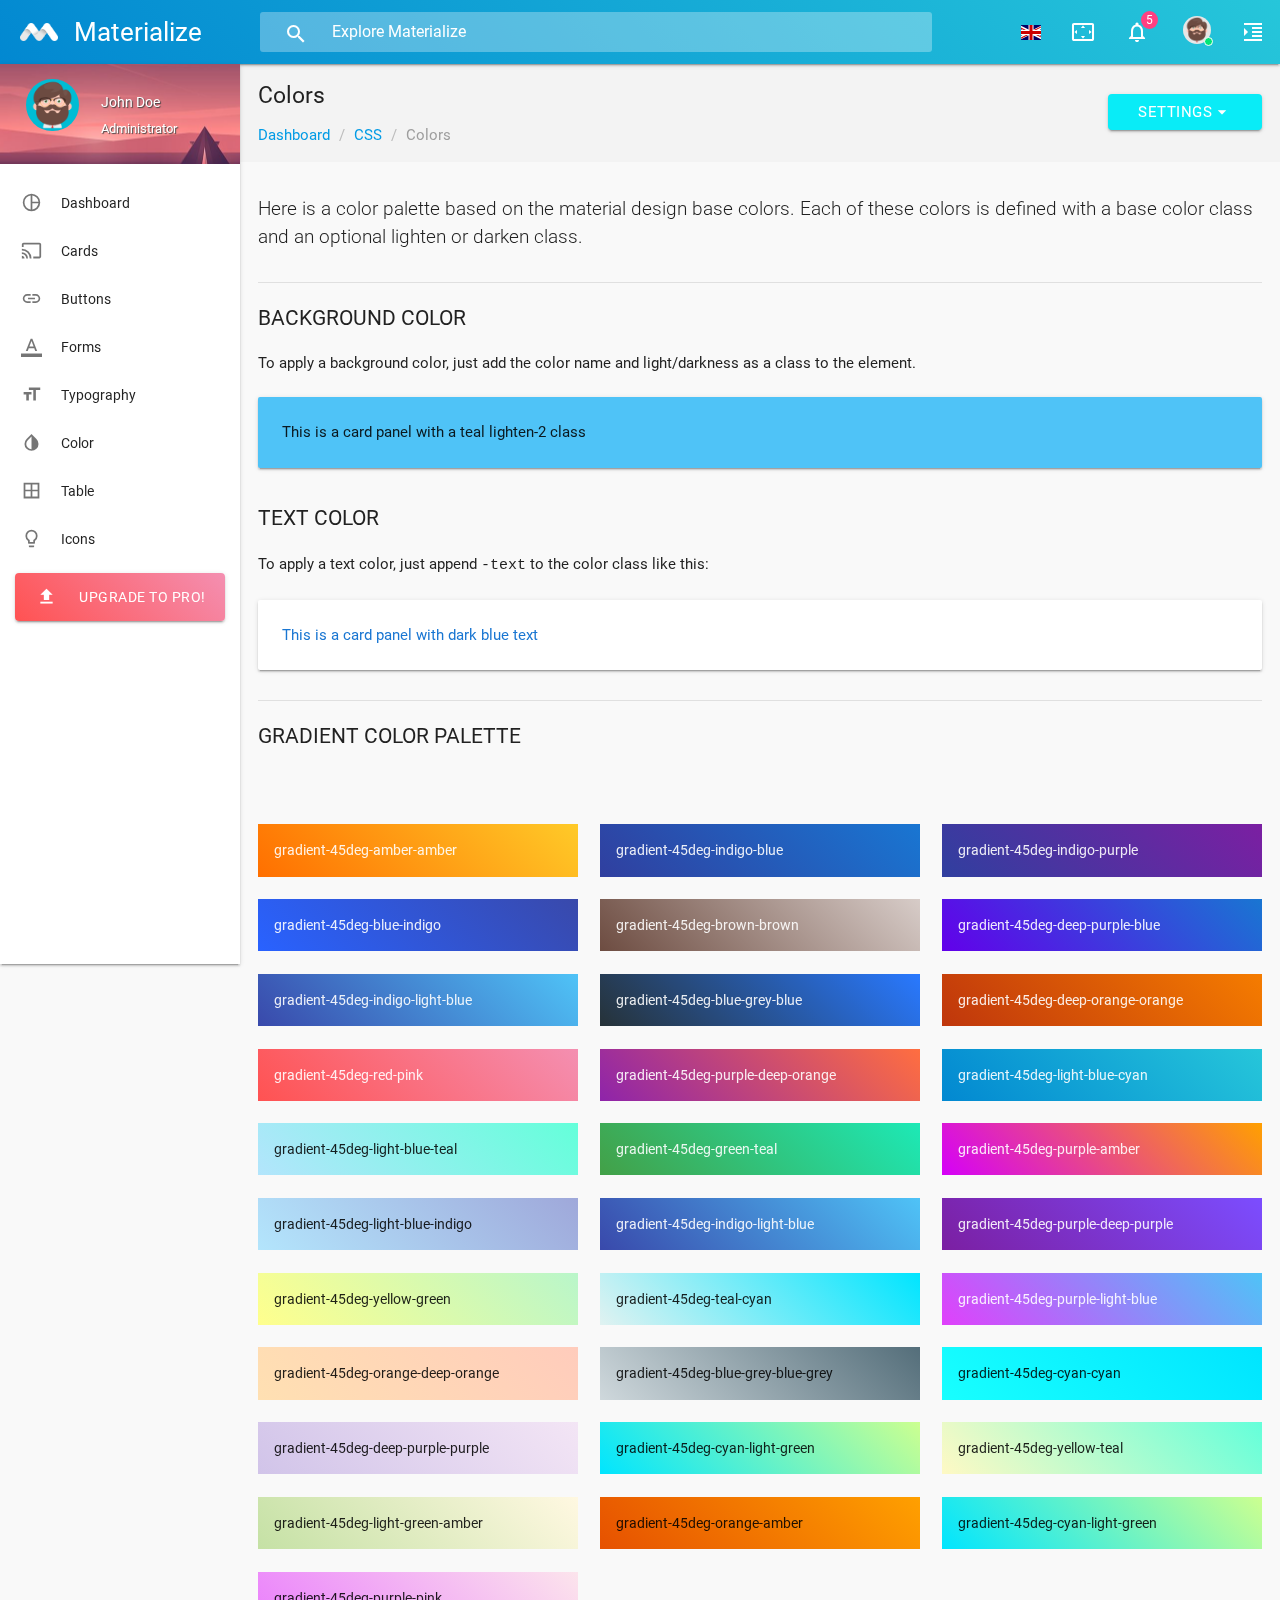
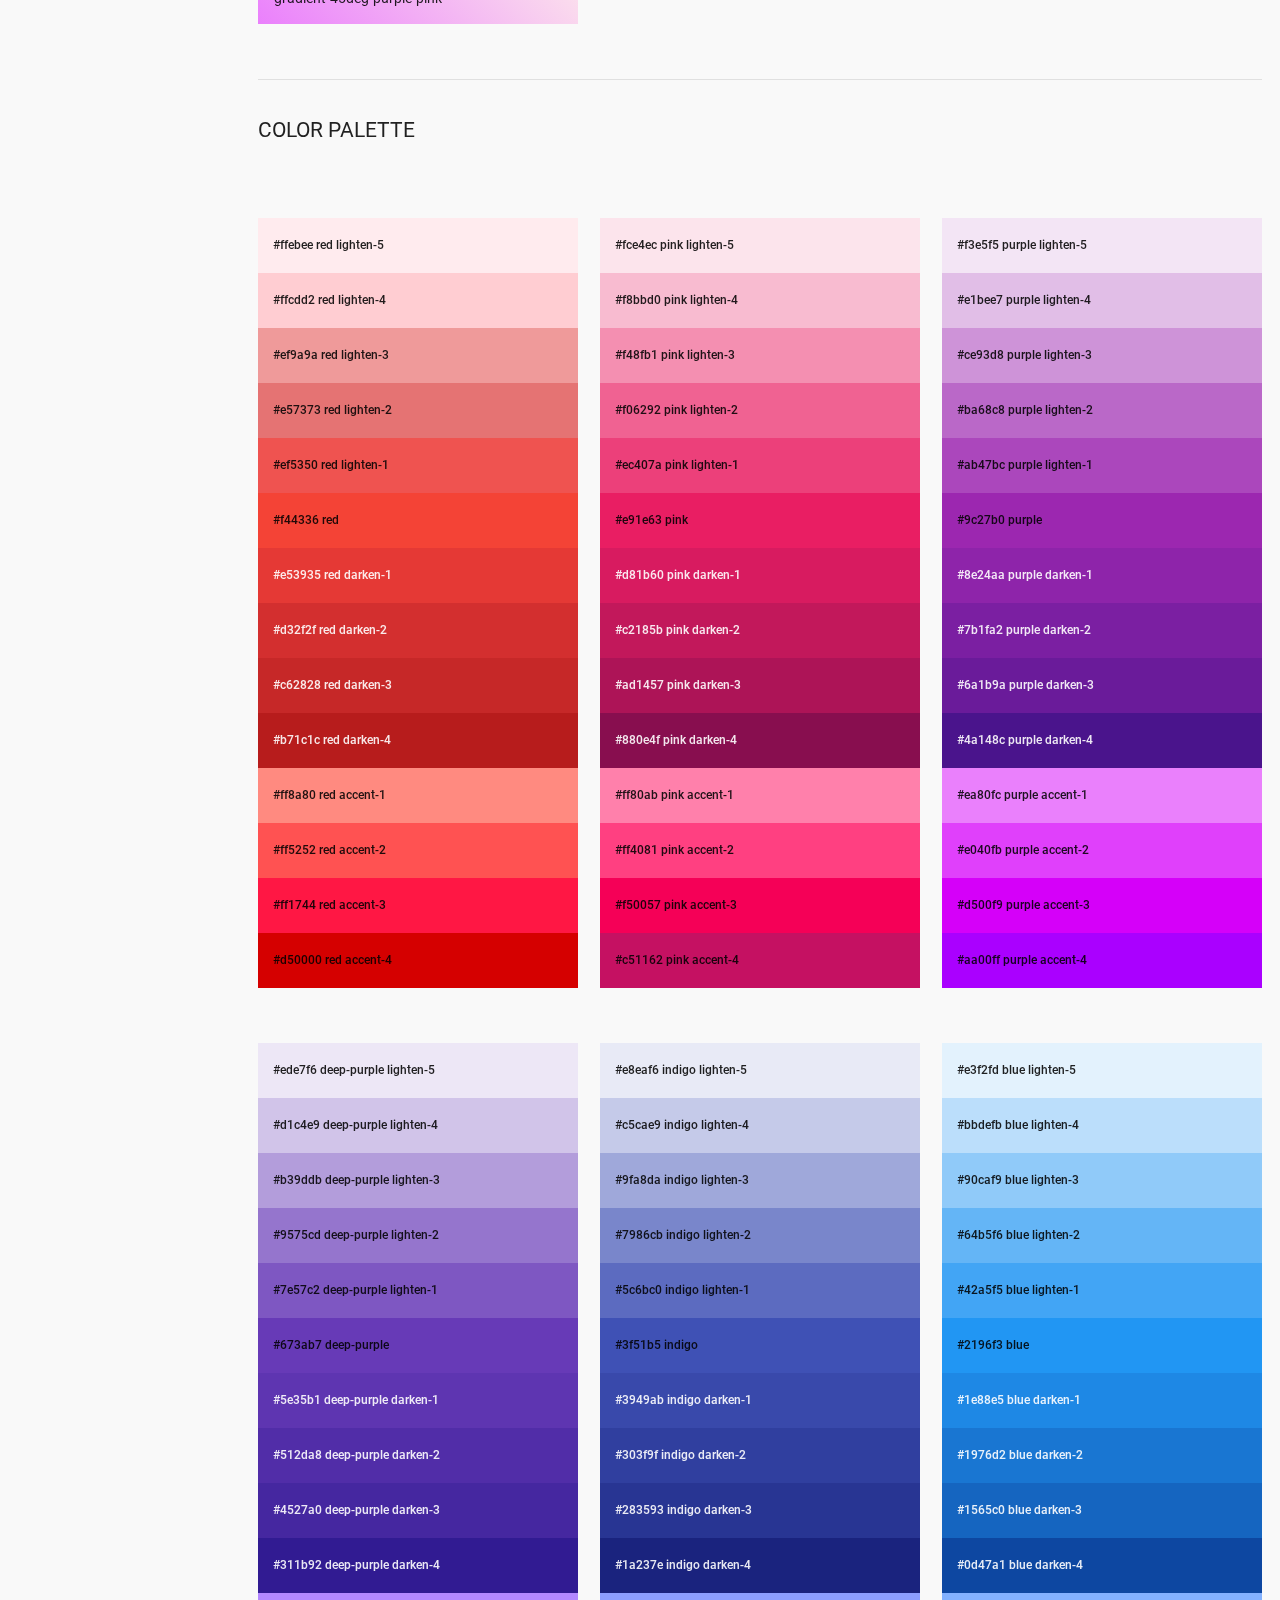
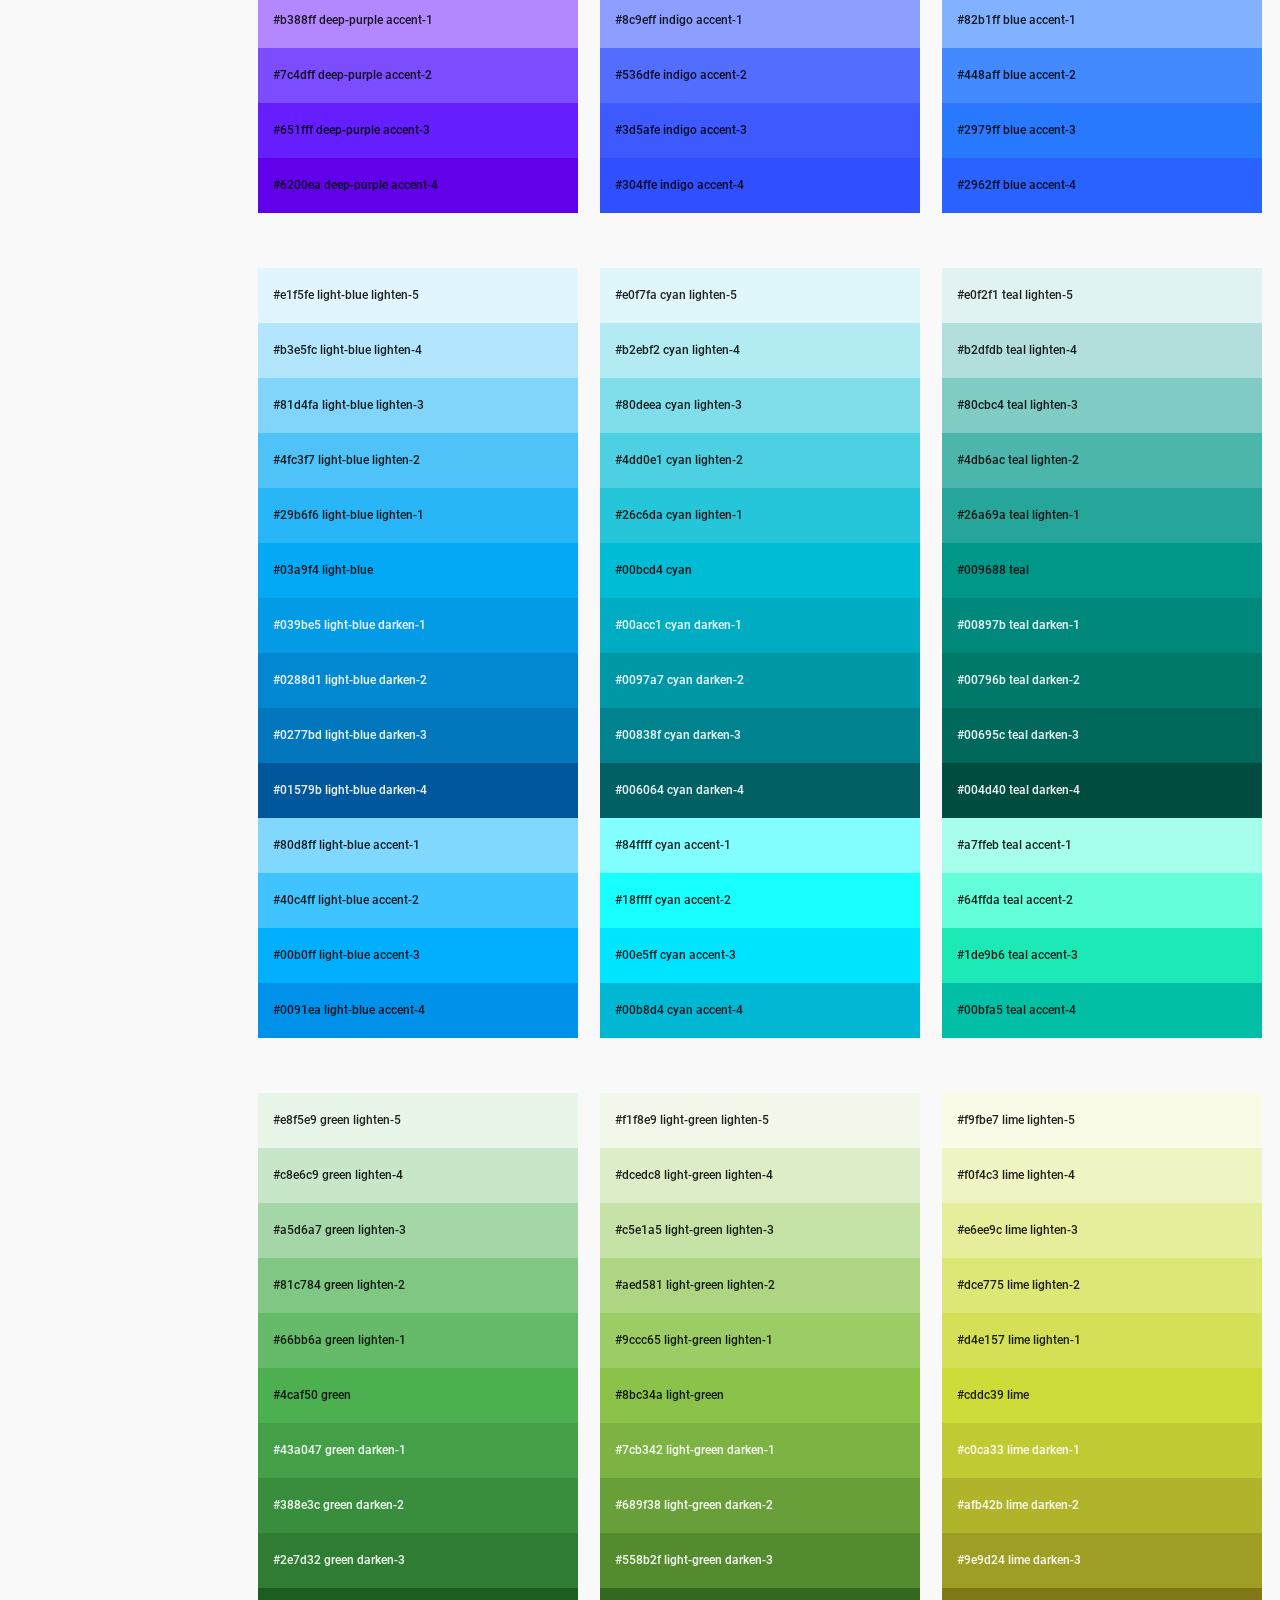
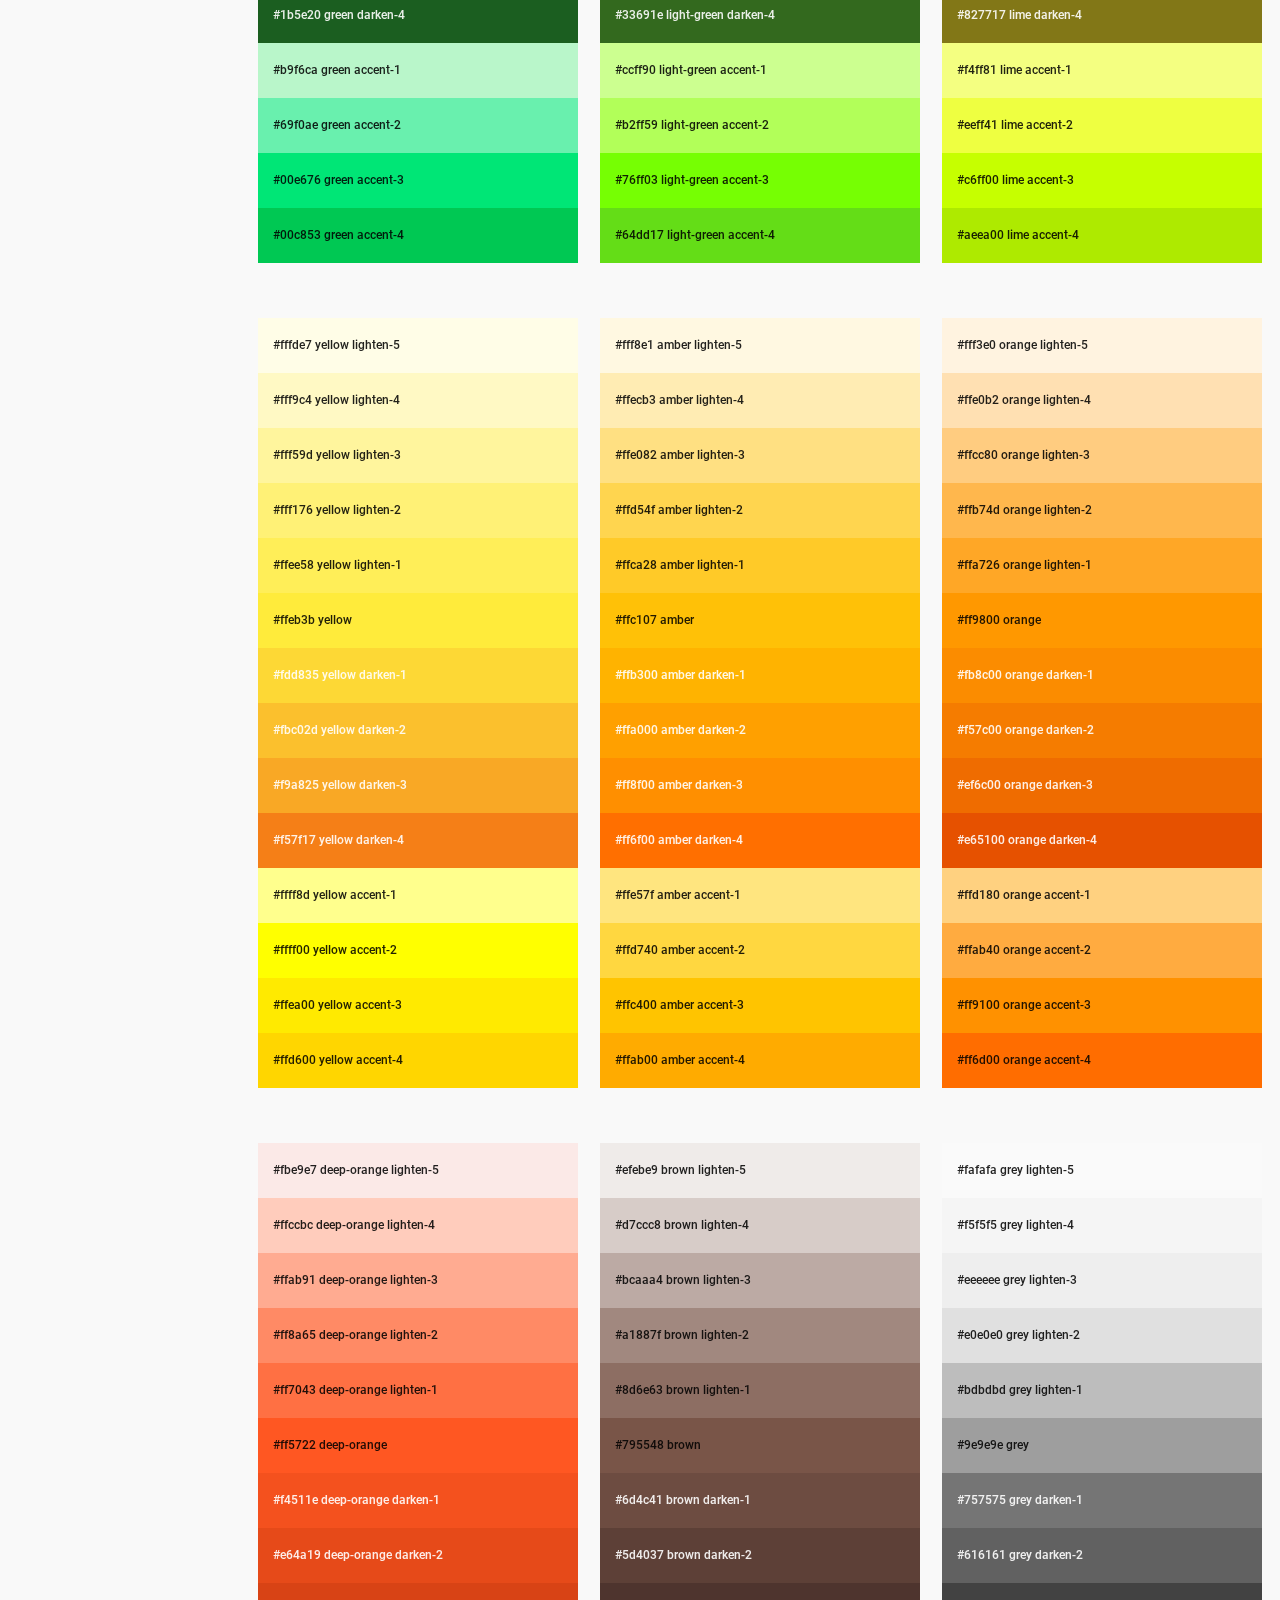
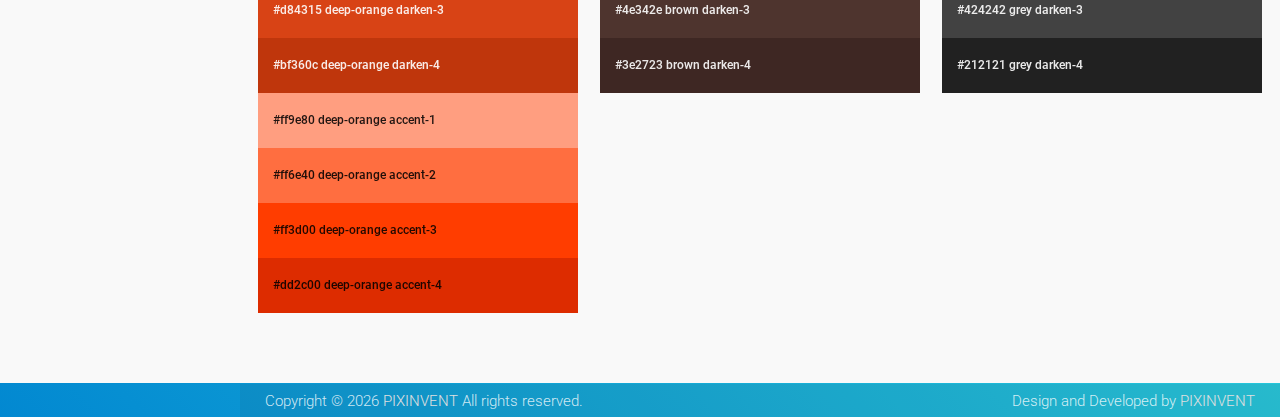
<file: web/css-color.html>
<!DOCTYPE html>
<html lang="en">
  <!--================================================================================
	Item Name: Materialize - Material Design Admin Template
	Version: 4.0
	Author: PIXINVENT
	Author URL: https://themeforest.net/user/pixinvent/portfolio
================================================================================ -->
  <head>
    <meta http-equiv="Content-Type" content="text/html; charset=UTF-8">
    <meta name="viewport" content="width=device-width, initial-scale=1">
    <meta http-equiv="X-UA-Compatible" content="IE=edge">
    <meta name="msapplication-tap-highlight" content="no">
    <meta name="description" content="Materialize is a Material Design Admin Template,It's modern, responsive and based on Material Design by Google. ">
    <meta name="keywords" content="materialize, admin template, dashboard template, flat admin template, responsive admin template,">
    <title>Colors | Materialize - Material Design Admin Template</title>
    <!-- Favicons-->
    <link rel="icon" href="images/favicon/favicon-32x32.png" sizes="32x32">
    <!-- Favicons-->
    <link rel="apple-touch-icon-precomposed" href="images/favicon/apple-touch-icon-152x152.png">
    <!-- For iPhone -->
    <meta name="msapplication-TileColor" content="#00bcd4">
    <meta name="msapplication-TileImage" content="images/favicon/mstile-144x144.png">
    <!-- For Windows Phone -->
    <!-- CORE CSS-->
    <link href="css//materialize.css" type="text/css" rel="stylesheet">
    <link href="css//style.css" type="text/css" rel="stylesheet">
    <!-- Custome CSS-->
    <link href="css/custom/custom.css" type="text/css" rel="stylesheet">
    <!-- INCLUDED PLUGIN CSS ON THIS PAGE -->
    <link href="vendors/prism/prism.css" type="text/css" rel="stylesheet">
    <link href="vendors/perfect-scrollbar/perfect-scrollbar.css" type="text/css" rel="stylesheet">
    <link href="vendors/flag-icon/css/flag-icon.min.css" type="text/css" rel="stylesheet">
  </head>
  <body>
    <!-- Start Page Loading -->
    <div id="loader-wrapper">
      <div id="loader"></div>
      <div class="loader-section section-left"></div>
      <div class="loader-section section-right"></div>
    </div>
    <!-- End Page Loading -->
    <!-- //////////////////////////////////////////////////////////////////////////// -->
    <!-- START HEADER -->
    <header id="header" class="page-topbar">
      <!-- start header nav-->
      <div class="navbar-fixed">
        <nav class="navbar-color gradient-45deg-light-blue-cyan">
          <div class="nav-wrapper">
            <ul class="left">
              <li>
                <h1 class="logo-wrapper">
                  <a href="index.html" class="brand-logo darken-1">
                    <img src="images/logo/materialize-logo.png" alt="materialize logo">
                    <span class="logo-text hide-on-med-and-down">Materialize</span>
                  </a>
                </h1>
              </li>
            </ul>
            <div class="header-search-wrapper hide-on-med-and-down">
              <i class="material-icons">search</i>
              <input type="text" name="Search" class="header-search-input z-depth-2" placeholder="Explore Materialize" />
            </div>
            <ul class="right hide-on-med-and-down">
              <li>
                <a href="javascript:void(0);" class="waves-effect waves-block waves-light translation-button" data-activates="translation-dropdown">
                  <span class="flag-icon flag-icon-gb"></span>
                </a>
              </li>
              <li>
                <a href="javascript:void(0);" class="waves-effect waves-block waves-light toggle-fullscreen">
                  <i class="material-icons">settings_overscan</i>
                </a>
              </li>
              <li>
                <a href="javascript:void(0);" class="waves-effect waves-block waves-light notification-button" data-activates="notifications-dropdown">
                  <i class="material-icons">notifications_none
                    <small class="notification-badge pink accent-2">5</small>
                  </i>
                </a>
              </li>
              <li>
                <a href="javascript:void(0);" class="waves-effect waves-block waves-light profile-button" data-activates="profile-dropdown">
                  <span class="avatar-status avatar-online">
                    <img src="images/avatar/avatar-7.png" alt="avatar">
                    <i></i>
                  </span>
                </a>
              </li>
              <li>
                <a href="#" data-activates="chat-out" class="waves-effect waves-block waves-light chat-collapse">
                  <i class="material-icons">format_indent_increase</i>
                </a>
              </li>
            </ul>
            <!-- translation-button -->
            <ul id="translation-dropdown" class="dropdown-content">
              <li>
                <a href="#!" class="grey-text text-darken-1">
                  <i class="flag-icon flag-icon-gb"></i> English</a>
              </li>
              <li>
                <a href="#!" class="grey-text text-darken-1">
                  <i class="flag-icon flag-icon-fr"></i> French</a>
              </li>
              <li>
                <a href="#!" class="grey-text text-darken-1">
                  <i class="flag-icon flag-icon-cn"></i> Chinese</a>
              </li>
              <li>
                <a href="#!" class="grey-text text-darken-1">
                  <i class="flag-icon flag-icon-de"></i> German</a>
              </li>
            </ul>
            <!-- notifications-dropdown -->
            <ul id="notifications-dropdown" class="dropdown-content">
              <li>
                <h6>NOTIFICATIONS
                  <span class="new badge">5</span>
                </h6>
              </li>
              <li class="divider"></li>
              <li>
                <a href="#!" class="grey-text text-darken-2">
                  <span class="material-icons icon-bg-circle cyan small">add_shopping_cart</span> A new order has been placed!</a>
                <time class="media-meta" datetime="2015-06-12T20:50:48+08:00">2 hours ago</time>
              </li>
              <li>
                <a href="#!" class="grey-text text-darken-2">
                  <span class="material-icons icon-bg-circle red small">stars</span> Completed the task</a>
                <time class="media-meta" datetime="2015-06-12T20:50:48+08:00">3 days ago</time>
              </li>
              <li>
                <a href="#!" class="grey-text text-darken-2">
                  <span class="material-icons icon-bg-circle teal small">settings</span> Settings updated</a>
                <time class="media-meta" datetime="2015-06-12T20:50:48+08:00">4 days ago</time>
              </li>
              <li>
                <a href="#!" class="grey-text text-darken-2">
                  <span class="material-icons icon-bg-circle deep-orange small">today</span> Director meeting started</a>
                <time class="media-meta" datetime="2015-06-12T20:50:48+08:00">6 days ago</time>
              </li>
              <li>
                <a href="#!" class="grey-text text-darken-2">
                  <span class="material-icons icon-bg-circle amber small">trending_up</span> Generate monthly report</a>
                <time class="media-meta" datetime="2015-06-12T20:50:48+08:00">1 week ago</time>
              </li>
            </ul>
            <!-- profile-dropdown -->
            <ul id="profile-dropdown" class="dropdown-content">
              <li>
                <a href="#" class="grey-text text-darken-1">
                  <i class="material-icons">face</i> Profile</a>
              </li>
              <li>
                <a href="#" class="grey-text text-darken-1">
                  <i class="material-icons">settings</i> Settings</a>
              </li>
              <li>
                <a href="#" class="grey-text text-darken-1">
                  <i class="material-icons">live_help</i> Help</a>
              </li>
              <li class="divider"></li>
              <li>
                <a href="#" class="grey-text text-darken-1">
                  <i class="material-icons">lock_outline</i> Lock</a>
              </li>
              <li>
                <a href="#" class="grey-text text-darken-1">
                  <i class="material-icons">keyboard_tab</i> Logout</a>
              </li>
            </ul>
          </div>
        </nav>
      </div>
      <!-- end header nav-->
    </header>
    <!-- END HEADER -->
    <!-- //////////////////////////////////////////////////////////////////////////// -->
    <!-- START MAIN -->
    <div id="main">
      <!-- START WRAPPER -->
      <div class="wrapper">
        <!-- START LEFT SIDEBAR NAV-->
        <aside id="left-sidebar-nav">
          <ul id="slide-out" class="side-nav fixed leftside-navigation">
            <li class="user-details cyan darken-2">
              <div class="row">
                <div class="col col s4 m4 l4">
                  <img src="images/avatar/avatar-7.png" alt="" class="circle responsive-img valign profile-image cyan">
                </div>
                <div class="col col s8 m8 l8">
                  <ul id="profile-dropdown-nav" class="dropdown-content">
                    <li>
                      <a href="#" class="grey-text text-darken-1">
                        <i class="material-icons">face</i> Profile</a>
                    </li>
                    <li>
                      <a href="#" class="grey-text text-darken-1">
                        <i class="material-icons">settings</i> Settings</a>
                    </li>
                    <li>
                      <a href="#" class="grey-text text-darken-1">
                        <i class="material-icons">live_help</i> Help</a>
                    </li>
                    <li class="divider"></li>
                    <li>
                      <a href="#" class="grey-text text-darken-1">
                        <i class="material-icons">lock_outline</i> Lock</a>
                    </li>
                    <li>
                      <a href="#" class="grey-text text-darken-1">
                        <i class="material-icons">keyboard_tab</i> Logout</a>
                    </li>
                  </ul>
                  <a class="btn-flat dropdown-button waves-effect waves-light white-text profile-btn" href="#" data-activates="profile-dropdown-nav">John Doe<i class="mdi-navigation-arrow-drop-down right"></i></a>
                  <p class="user-roal">Administrator</p>
                </div>
              </div>
            </li>
            <li class="no-padding">
              <ul class="collapsible" data-collapsible="accordion">
                <li class="bold">
                  <a href="index.html" class="waves-effect waves-cyan">
                      <i class="material-icons">pie_chart_outlined</i>
                      <span class="nav-text">Dashboard</span>
                    </a>
                </li>
                <li class="bold">
                  <a href="cards-basic.html" class="waves-effect waves-cyan">
                      <i class="material-icons">cast</i>
                      <span class="nav-text">Cards</span>
                    </a>
                </li>
                <li class="bold">
                  <a href="ui-basic-buttons.html" class="waves-effect waves-cyan">
                      <i class="material-icons">insert_link</i>
                      <span class="nav-text">Buttons</span>
                    </a>
                </li>
                <li class="bold">
                  <a href="form-layouts.html" class="waves-effect waves-cyan">
                      <i class="material-icons">format_color_text</i>
                      <span class="nav-text">Forms</span>
                    </a>
                </li>
                <li class="bold">
                  <a href="css-typography.html" class="waves-effect waves-cyan">
                      <i class="material-icons">format_size</i>
                      <span class="nav-text">Typography</span>
                    </a>
                </li>
                <li class="bold">
                  <a href="css-color.html" class="waves-effect waves-cyan">
                      <i class="material-icons">invert_colors</i>
                      <span class="nav-text">Color</span>
                    </a>
                </li>
                <li class="bold">
                  <a href="table-basic.html" class="waves-effect waves-cyan">
                      <i class="material-icons">border_all</i>
                      <span class="nav-text">Table</span>
                    </a>
                </li>
                <li class="bold">
                  <a href="ui-icons.html" class="waves-effect waves-cyan">
                  <i class="material-icons">lightbulb_outline</i>
                  <span class="nav-text">Icons</span>
                </a>
                </li>
                <li>
                  <a class="btn waves-effect waves-light gradient-45deg-red-pink" href="https://pixinvent.com/materialize-material-design-admin-template/landing/" target="_blank">
                    <i class="material-icons white-text">file_upload</i>Upgrade to Pro!
                  </a>
                </li>
              </ul>
            </li>
          </ul>
          <a href="#" data-activates="slide-out" class="sidebar-collapse btn-floating btn-medium waves-effect waves-light hide-on-large-only">
            <i class="material-icons">menu</i>
          </a>
        </aside>
        <!-- END LEFT SIDEBAR NAV-->
        <!-- //////////////////////////////////////////////////////////////////////////// -->
        <!-- START CONTENT -->
        <section id="content">
          <!--breadcrumbs start-->
          <div id="breadcrumbs-wrapper">
            <!-- Search for small screen -->
            <div class="header-search-wrapper grey lighten-2 hide-on-large-only">
              <input type="text" name="Search" class="header-search-input z-depth-2" placeholder="Explore Materialize">
            </div>
            <div class="container">
              <div class="row">
                <div class="col s10 m6 l6">
                  <h5 class="breadcrumbs-title">Colors</h5>
                  <ol class="breadcrumbs">
                    <li><a href="index.html">Dashboard</a>
                    </li>
                    <li><a href="#">CSS</a>
                    </li>
                    <li class="active">Colors</li>
                  </ol>
                </div>
                <div class="col s2 m6 l6">
                  <a class="btn dropdown-settings waves-effect waves-light breadcrumbs-btn right" href="#!" data-activates="dropdown1">
                    <i class="material-icons hide-on-med-and-up">settings</i>
                    <span class="hide-on-small-onl">Settings</span>
                    <i class="material-icons right">arrow_drop_down</i>
                  </a>
                  <ul id="dropdown1" class="dropdown-content">
                    <li><a href="#!" class="grey-text text-darken-2">Access<span class="badge">1</span></a>
                    </li>
                    <li><a href="#!" class="grey-text text-darken-2">Profile<span class="new badge">2</span></a>
                    </li>
                    <li><a href="#!" class="grey-text text-darken-2">Notifications</a>
                    </li>
                  </ul>
                </div>
              </div>
            </div>
          </div>
          <!--breadcrumbs end-->
          <!--start container-->
          <div class="container">
            <div class="section">
              <p class="caption">Here is a color palette based on the material design base colors. Each of these colors is defined with a base color class and an optional lighten or darken class.</p>
              <div class="divider"></div>
              <!--Color Usage-->
              <div id="color-usage">
                <div class="row">
                  <div class="col s12">
                    <h4 class="header">Background Color</h4>
                    <p>To apply a background color, just add the color name and light/darkness as a class to the element.</p>
                  </div>
                  <div class="col s12">
                    <div class="card-panel light-blue lighten-2">This is a card panel with a teal lighten-2 class</div>
                  </div>
                </div>
                <div class="row">
                  <div class="col s12">
                    <h4 class="header">Text Color</h4>
                    <p>To apply a text color, just append <code class="languague-markup">-text</code> to the color class like this:</p>
                  </div>
                  <div class="col s12">
                    <div class="card-panel">
                      <span class="blue-text text-darken-2">This is a card panel with dark blue text</span>
                    </div>
                  </div>
                </div>
              </div>
            </div>
            <!--Dynamic Gradient Color-->
            <div class="divider"></div>
            <div class="row">
              <div class="dynamic-color">
                <div class="col s12 m12 l12">
                  <h4 class="header">Gradient Color Palette</h4>
                </div>
                <div class="col s12 m6 l4">
                  <div class="gradient-45deg-amber-amber padding-5 medium-small" style="color: rgba(255, 255, 255, 0.901961);">gradient-45deg-amber-amber</div>
                  <br>
                  <div class="gradient-45deg-blue-indigo padding-5 medium-small" style="color: rgba(255, 255, 255, 0.901961);">gradient-45deg-blue-indigo</div>
                  <br>
                  <div class="gradient-45deg-indigo-light-blue padding-5 medium-small" style="color: rgba(255, 255, 255, 0.901961);">gradient-45deg-indigo-light-blue</div>
                  <br>
                  <div class="gradient-45deg-red-pink padding-5 medium-small" style="color: rgba(255, 255, 255, 0.901961);">gradient-45deg-red-pink</div>
                  <br>
                  <div class="gradient-45deg-light-blue-teal padding-5 medium-small">gradient-45deg-light-blue-teal</div>
                  <br>
                  <div class="gradient-45deg-light-blue-indigo padding-5 medium-small">gradient-45deg-light-blue-indigo</div>
                  <br>
                  <div class="gradient-45deg-yellow-green padding-5 medium-small">gradient-45deg-yellow-green</div>
                  <br>
                  <div class="gradient-45deg-orange-deep-orange padding-5 medium-small">gradient-45deg-orange-deep-orange</div>
                  <br>
                  <div class="gradient-45deg-deep-purple-purple padding-5 medium-small">gradient-45deg-deep-purple-purple</div>
                  <br>
                  <div class="gradient-45deg-light-green-amber padding-5 medium-small">gradient-45deg-light-green-amber</div>
                  <br>
                  <div class="gradient-45deg-purple-pink padding-5 medium-small">gradient-45deg-purple-pink</div>
                </div>
                <div class="col s12 m6 l4">
                  <div class="gradient-45deg-indigo-blue padding-5 medium-small" style="color: rgba(255, 255, 255, 0.901961);">gradient-45deg-indigo-blue</div>
                  <br>
                  <div class="gradient-45deg-brown-brown padding-5 medium-small" style="color: rgba(255, 255, 255, 0.901961);">gradient-45deg-brown-brown</div>
                  <br>
                  <div class="gradient-45deg-blue-grey-blue padding-5 medium-small" style="color: rgba(255, 255, 255, 0.901961);">gradient-45deg-blue-grey-blue</div>
                  <br>
                  <div class="gradient-45deg-purple-deep-orange padding-5 medium-small" style="color: rgba(255, 255, 255, 0.901961);">gradient-45deg-purple-deep-orange</div>
                  <br>
                  <div class="gradient-45deg-green-teal padding-5 medium-small" style="color: rgba(255, 255, 255, 0.901961);">gradient-45deg-green-teal</div>
                  <br>
                  <div class="gradient-45deg-indigo-light-blue padding-5 medium-small" style="color: rgba(255, 255, 255, 0.901961);">gradient-45deg-indigo-light-blue</div>
                  <br>
                  <div class="gradient-45deg-teal-cyan padding-5 medium-small">gradient-45deg-teal-cyan</div>
                  <br>
                  <div class="gradient-45deg-blue-grey-blue-grey padding-5 medium-small">gradient-45deg-blue-grey-blue-grey</div>
                  <br>
                  <div class="gradient-45deg-cyan-light-green padding-5 medium-small">gradient-45deg-cyan-light-green</div>
                  <br>
                  <div class="gradient-45deg-orange-amber padding-5 medium-small">gradient-45deg-orange-amber</div>
                </div>
                <div class="col s12 m6 l4">
                  <div class="gradient-45deg-indigo-purple padding-5 medium-small" style="color: rgba(255, 255, 255, 0.901961);">gradient-45deg-indigo-purple</div>
                  <br>
                  <div class="gradient-45deg-deep-purple-blue padding-5 medium-small" style="color: rgba(255, 255, 255, 0.901961);">gradient-45deg-deep-purple-blue</div>
                  <br>
                  <div class="gradient-45deg-deep-orange-orange padding-5 medium-small" style="color: rgba(255, 255, 255, 0.901961);">gradient-45deg-deep-orange-orange</div>
                  <br>
                  <div class="gradient-45deg-light-blue-cyan padding-5 medium-small" style="color: rgba(255, 255, 255, 0.901961);">gradient-45deg-light-blue-cyan</div>
                  <br>
                  <div class="gradient-45deg-purple-amber padding-5 medium-small" style="color: rgba(255, 255, 255, 0.901961);">gradient-45deg-purple-amber</div>
                  <br>
                  <div class="gradient-45deg-purple-deep-purple padding-5 medium-small" style="color: rgba(255, 255, 255, 0.901961);">gradient-45deg-purple-deep-purple</div>
                  <br>
                  <div class="gradient-45deg-purple-light-blue padding-5 medium-small" style="color: rgba(255, 255, 255, 0.901961);">gradient-45deg-purple-light-blue</div>
                  <br>
                  <div class="gradient-45deg-cyan-cyan padding-5 medium-small">gradient-45deg-cyan-cyan</div>
                  <br>
                  <div class="gradient-45deg-yellow-teal padding-5 medium-small">gradient-45deg-yellow-teal</div>
                  <br>
                  <div class="gradient-45deg-cyan-light-green padding-5 medium-small">gradient-45deg-cyan-light-green</div>
                </div>
              </div>
            </div>
            <!--Dynamic Color-->
            <div class="divider"></div>
            <div id="dynamic-color" class="section">
              <div class="row">
                <div class="dynamic-color">
                  <div class="col s12 m12 l12">
                    <h4 class="header">Color Palette</h4>
                  </div>
                  <div class="col s12 m6 l4">
                    <div class="red lighten-5">#ffebee red lighten-5</div>
                    <div class="red lighten-4">#ffcdd2 red lighten-4</div>
                    <div class="red lighten-3">#ef9a9a red lighten-3</div>
                    <div class="red lighten-2">#e57373 red lighten-2</div>
                    <div class="red lighten-1">#ef5350 red lighten-1</div>
                    <div class="red">#f44336 red</div>
                    <div class="red darken-1" style="color: rgba(255, 255, 255, 0.901961);">#e53935 red darken-1</div>
                    <div class="red darken-2" style="color: rgba(255, 255, 255, 0.901961);">#d32f2f red darken-2</div>
                    <div class="red darken-3" style="color: rgba(255, 255, 255, 0.901961);">#c62828 red darken-3</div>
                    <div class="red darken-4" style="color: rgba(255, 255, 255, 0.901961);">#b71c1c red darken-4</div>
                    <div class="red accent-1">#ff8a80 red accent-1</div>
                    <div class="red accent-2">#ff5252 red accent-2</div>
                    <div class="red accent-3">#ff1744 red accent-3</div>
                    <div class="red accent-4">#d50000 red accent-4</div>
                  </div>
                  <div class="col s12 m6 l4">
                    <div class="pink lighten-5">#fce4ec pink lighten-5</div>
                    <div class="pink lighten-4">#f8bbd0 pink lighten-4</div>
                    <div class="pink lighten-3">#f48fb1 pink lighten-3</div>
                    <div class="pink lighten-2">#f06292 pink lighten-2</div>
                    <div class="pink lighten-1">#ec407a pink lighten-1</div>
                    <div class="pink">#e91e63 pink</div>
                    <div class="pink darken-1" style="color: rgba(255, 255, 255, 0.901961);">#d81b60 pink darken-1</div>
                    <div class="pink darken-2" style="color: rgba(255, 255, 255, 0.901961);">#c2185b pink darken-2</div>
                    <div class="pink darken-3" style="color: rgba(255, 255, 255, 0.901961);">#ad1457 pink darken-3</div>
                    <div class="pink darken-4" style="color: rgba(255, 255, 255, 0.901961);">#880e4f pink darken-4</div>
                    <div class="pink accent-1">#ff80ab pink accent-1</div>
                    <div class="pink accent-2">#ff4081 pink accent-2</div>
                    <div class="pink accent-3">#f50057 pink accent-3</div>
                    <div class="pink accent-4">#c51162 pink accent-4</div>
                  </div>
                  <div class="col s12 m6 l4">
                    <div class="purple lighten-5">#f3e5f5 purple lighten-5</div>
                    <div class="purple lighten-4">#e1bee7 purple lighten-4</div>
                    <div class="purple lighten-3">#ce93d8 purple lighten-3</div>
                    <div class="purple lighten-2">#ba68c8 purple lighten-2</div>
                    <div class="purple lighten-1">#ab47bc purple lighten-1</div>
                    <div class="purple">#9c27b0 purple</div>
                    <div class="purple darken-1" style="color: rgba(255, 255, 255, 0.901961);">#8e24aa purple darken-1</div>
                    <div class="purple darken-2" style="color: rgba(255, 255, 255, 0.901961);">#7b1fa2 purple darken-2</div>
                    <div class="purple darken-3" style="color: rgba(255, 255, 255, 0.901961);">#6a1b9a purple darken-3</div>
                    <div class="purple darken-4" style="color: rgba(255, 255, 255, 0.901961);">#4a148c purple darken-4</div>
                    <div class="purple accent-1">#ea80fc purple accent-1</div>
                    <div class="purple accent-2">#e040fb purple accent-2</div>
                    <div class="purple accent-3">#d500f9 purple accent-3</div>
                    <div class="purple accent-4">#aa00ff purple accent-4</div>
                  </div>
                  <div class="col s12 m6 l4">
                    <div class="deep-purple lighten-5">#ede7f6 deep-purple lighten-5</div>
                    <div class="deep-purple lighten-4">#d1c4e9 deep-purple lighten-4</div>
                    <div class="deep-purple lighten-3">#b39ddb deep-purple lighten-3</div>
                    <div class="deep-purple lighten-2">#9575cd deep-purple lighten-2</div>
                    <div class="deep-purple lighten-1">#7e57c2 deep-purple lighten-1</div>
                    <div class="deep-purple">#673ab7 deep-purple</div>
                    <div class="deep-purple darken-1" style="color: rgba(255, 255, 255, 0.901961);">#5e35b1 deep-purple darken-1</div>
                    <div class="deep-purple darken-2" style="color: rgba(255, 255, 255, 0.901961);">#512da8 deep-purple darken-2</div>
                    <div class="deep-purple darken-3" style="color: rgba(255, 255, 255, 0.901961);">#4527a0 deep-purple darken-3</div>
                    <div class="deep-purple darken-4" style="color: rgba(255, 255, 255, 0.901961);">#311b92 deep-purple darken-4</div>
                    <div class="deep-purple accent-1">#b388ff deep-purple accent-1</div>
                    <div class="deep-purple accent-2">#7c4dff deep-purple accent-2</div>
                    <div class="deep-purple accent-3">#651fff deep-purple accent-3</div>
                    <div class="deep-purple accent-4">#6200ea deep-purple accent-4</div>
                  </div>
                  <div class="col s12 m6 l4">
                    <div class="indigo lighten-5">#e8eaf6 indigo lighten-5</div>
                    <div class="indigo lighten-4">#c5cae9 indigo lighten-4</div>
                    <div class="indigo lighten-3">#9fa8da indigo lighten-3</div>
                    <div class="indigo lighten-2">#7986cb indigo lighten-2</div>
                    <div class="indigo lighten-1">#5c6bc0 indigo lighten-1</div>
                    <div class="indigo">#3f51b5 indigo</div>
                    <div class="indigo darken-1" style="color: rgba(255, 255, 255, 0.901961);">#3949ab indigo darken-1</div>
                    <div class="indigo darken-2" style="color: rgba(255, 255, 255, 0.901961);">#303f9f indigo darken-2</div>
                    <div class="indigo darken-3" style="color: rgba(255, 255, 255, 0.901961);">#283593 indigo darken-3</div>
                    <div class="indigo darken-4" style="color: rgba(255, 255, 255, 0.901961);">#1a237e indigo darken-4</div>
                    <div class="indigo accent-1">#8c9eff indigo accent-1</div>
                    <div class="indigo accent-2">#536dfe indigo accent-2</div>
                    <div class="indigo accent-3">#3d5afe indigo accent-3</div>
                    <div class="indigo accent-4">#304ffe indigo accent-4</div>
                  </div>
                  <div class="col s12 m6 l4">
                    <div class="blue lighten-5">#e3f2fd blue lighten-5</div>
                    <div class="blue lighten-4">#bbdefb blue lighten-4</div>
                    <div class="blue lighten-3">#90caf9 blue lighten-3</div>
                    <div class="blue lighten-2">#64b5f6 blue lighten-2</div>
                    <div class="blue lighten-1">#42a5f5 blue lighten-1</div>
                    <div class="blue">#2196f3 blue</div>
                    <div class="blue darken-1" style="color: rgba(255, 255, 255, 0.901961);">#1e88e5 blue darken-1</div>
                    <div class="blue darken-2" style="color: rgba(255, 255, 255, 0.901961);">#1976d2 blue darken-2</div>
                    <div class="blue darken-3" style="color: rgba(255, 255, 255, 0.901961);">#1565c0 blue darken-3</div>
                    <div class="blue darken-4" style="color: rgba(255, 255, 255, 0.901961);">#0d47a1 blue darken-4</div>
                    <div class="blue accent-1">#82b1ff blue accent-1</div>
                    <div class="blue accent-2">#448aff blue accent-2</div>
                    <div class="blue accent-3">#2979ff blue accent-3</div>
                    <div class="blue accent-4">#2962ff blue accent-4</div>
                  </div>
                  <div class="col s12 m6 l4">
                    <div class="light-blue lighten-5">#e1f5fe light-blue lighten-5</div>
                    <div class="light-blue lighten-4">#b3e5fc light-blue lighten-4</div>
                    <div class="light-blue lighten-3">#81d4fa light-blue lighten-3</div>
                    <div class="light-blue lighten-2">#4fc3f7 light-blue lighten-2</div>
                    <div class="light-blue lighten-1">#29b6f6 light-blue lighten-1</div>
                    <div class="light-blue">#03a9f4 light-blue</div>
                    <div class="light-blue darken-1" style="color: rgba(255, 255, 255, 0.901961);">#039be5 light-blue darken-1</div>
                    <div class="light-blue darken-2" style="color: rgba(255, 255, 255, 0.901961);">#0288d1 light-blue darken-2</div>
                    <div class="light-blue darken-3" style="color: rgba(255, 255, 255, 0.901961);">#0277bd light-blue darken-3</div>
                    <div class="light-blue darken-4" style="color: rgba(255, 255, 255, 0.901961);">#01579b light-blue darken-4</div>
                    <div class="light-blue accent-1">#80d8ff light-blue accent-1</div>
                    <div class="light-blue accent-2">#40c4ff light-blue accent-2</div>
                    <div class="light-blue accent-3">#00b0ff light-blue accent-3</div>
                    <div class="light-blue accent-4">#0091ea light-blue accent-4</div>
                  </div>
                  <div class="col s12 m6 l4">
                    <div class="cyan lighten-5">#e0f7fa cyan lighten-5</div>
                    <div class="cyan lighten-4">#b2ebf2 cyan lighten-4</div>
                    <div class="cyan lighten-3">#80deea cyan lighten-3</div>
                    <div class="cyan lighten-2">#4dd0e1 cyan lighten-2</div>
                    <div class="cyan lighten-1">#26c6da cyan lighten-1</div>
                    <div class="cyan">#00bcd4 cyan</div>
                    <div class="cyan darken-1" style="color: rgba(255, 255, 255, 0.901961);">#00acc1 cyan darken-1</div>
                    <div class="cyan darken-2" style="color: rgba(255, 255, 255, 0.901961);">#0097a7 cyan darken-2</div>
                    <div class="cyan darken-3" style="color: rgba(255, 255, 255, 0.901961);">#00838f cyan darken-3</div>
                    <div class="cyan darken-4" style="color: rgba(255, 255, 255, 0.901961);">#006064 cyan darken-4</div>
                    <div class="cyan accent-1">#84ffff cyan accent-1</div>
                    <div class="cyan accent-2">#18ffff cyan accent-2</div>
                    <div class="cyan accent-3">#00e5ff cyan accent-3</div>
                    <div class="cyan accent-4">#00b8d4 cyan accent-4</div>
                  </div>
                  <div class="col s12 m6 l4">
                    <div class="teal lighten-5">#e0f2f1 teal lighten-5</div>
                    <div class="teal lighten-4">#b2dfdb teal lighten-4</div>
                    <div class="teal lighten-3">#80cbc4 teal lighten-3</div>
                    <div class="teal lighten-2">#4db6ac teal lighten-2</div>
                    <div class="teal lighten-1">#26a69a teal lighten-1</div>
                    <div class="teal">#009688 teal</div>
                    <div class="teal darken-1" style="color: rgba(255, 255, 255, 0.901961);">#00897b teal darken-1</div>
                    <div class="teal darken-2" style="color: rgba(255, 255, 255, 0.901961);">#00796b teal darken-2</div>
                    <div class="teal darken-3" style="color: rgba(255, 255, 255, 0.901961);">#00695c teal darken-3</div>
                    <div class="teal darken-4" style="color: rgba(255, 255, 255, 0.901961);">#004d40 teal darken-4</div>
                    <div class="teal accent-1">#a7ffeb teal accent-1</div>
                    <div class="teal accent-2">#64ffda teal accent-2</div>
                    <div class="teal accent-3">#1de9b6 teal accent-3</div>
                    <div class="teal accent-4">#00bfa5 teal accent-4</div>
                  </div>
                  <div class="col s12 m6 l4">
                    <div class="green lighten-5">#e8f5e9 green lighten-5</div>
                    <div class="green lighten-4">#c8e6c9 green lighten-4</div>
                    <div class="green lighten-3">#a5d6a7 green lighten-3</div>
                    <div class="green lighten-2">#81c784 green lighten-2</div>
                    <div class="green lighten-1">#66bb6a green lighten-1</div>
                    <div class="green">#4caf50 green</div>
                    <div class="green darken-1" style="color: rgba(255, 255, 255, 0.901961);">#43a047 green darken-1</div>
                    <div class="green darken-2" style="color: rgba(255, 255, 255, 0.901961);">#388e3c green darken-2</div>
                    <div class="green darken-3" style="color: rgba(255, 255, 255, 0.901961);">#2e7d32 green darken-3</div>
                    <div class="green darken-4" style="color: rgba(255, 255, 255, 0.901961);">#1b5e20 green darken-4</div>
                    <div class="green accent-1">#b9f6ca green accent-1</div>
                    <div class="green accent-2">#69f0ae green accent-2</div>
                    <div class="green accent-3">#00e676 green accent-3</div>
                    <div class="green accent-4">#00c853 green accent-4</div>
                  </div>
                  <div class="col s12 m6 l4">
                    <div class="light-green lighten-5">#f1f8e9 light-green lighten-5</div>
                    <div class="light-green lighten-4">#dcedc8 light-green lighten-4</div>
                    <div class="light-green lighten-3">#c5e1a5 light-green lighten-3</div>
                    <div class="light-green lighten-2">#aed581 light-green lighten-2</div>
                    <div class="light-green lighten-1">#9ccc65 light-green lighten-1</div>
                    <div class="light-green">#8bc34a light-green</div>
                    <div class="light-green darken-1" style="color: rgba(255, 255, 255, 0.901961);">#7cb342 light-green darken-1</div>
                    <div class="light-green darken-2" style="color: rgba(255, 255, 255, 0.901961);">#689f38 light-green darken-2</div>
                    <div class="light-green darken-3" style="color: rgba(255, 255, 255, 0.901961);">#558b2f light-green darken-3</div>
                    <div class="light-green darken-4" style="color: rgba(255, 255, 255, 0.901961);">#33691e light-green darken-4</div>
                    <div class="light-green accent-1">#ccff90 light-green accent-1</div>
                    <div class="light-green accent-2">#b2ff59 light-green accent-2</div>
                    <div class="light-green accent-3">#76ff03 light-green accent-3</div>
                    <div class="light-green accent-4">#64dd17 light-green accent-4</div>
                  </div>
                  <div class="col s12 m6 l4">
                    <div class="lime lighten-5">#f9fbe7 lime lighten-5</div>
                    <div class="lime lighten-4">#f0f4c3 lime lighten-4</div>
                    <div class="lime lighten-3">#e6ee9c lime lighten-3</div>
                    <div class="lime lighten-2">#dce775 lime lighten-2</div>
                    <div class="lime lighten-1">#d4e157 lime lighten-1</div>
                    <div class="lime">#cddc39 lime</div>
                    <div class="lime darken-1" style="color: rgba(255, 255, 255, 0.901961);">#c0ca33 lime darken-1</div>
                    <div class="lime darken-2" style="color: rgba(255, 255, 255, 0.901961);">#afb42b lime darken-2</div>
                    <div class="lime darken-3" style="color: rgba(255, 255, 255, 0.901961);">#9e9d24 lime darken-3</div>
                    <div class="lime darken-4" style="color: rgba(255, 255, 255, 0.901961);">#827717 lime darken-4</div>
                    <div class="lime accent-1">#f4ff81 lime accent-1</div>
                    <div class="lime accent-2">#eeff41 lime accent-2</div>
                    <div class="lime accent-3">#c6ff00 lime accent-3</div>
                    <div class="lime accent-4">#aeea00 lime accent-4</div>
                  </div>
                  <div class="col s12 m6 l4">
                    <div class="yellow lighten-5">#fffde7 yellow lighten-5</div>
                    <div class="yellow lighten-4">#fff9c4 yellow lighten-4</div>
                    <div class="yellow lighten-3">#fff59d yellow lighten-3</div>
                    <div class="yellow lighten-2">#fff176 yellow lighten-2</div>
                    <div class="yellow lighten-1">#ffee58 yellow lighten-1</div>
                    <div class="yellow">#ffeb3b yellow</div>
                    <div class="yellow darken-1" style="color: rgba(255, 255, 255, 0.901961);">#fdd835 yellow darken-1</div>
                    <div class="yellow darken-2" style="color: rgba(255, 255, 255, 0.901961);">#fbc02d yellow darken-2</div>
                    <div class="yellow darken-3" style="color: rgba(255, 255, 255, 0.901961);">#f9a825 yellow darken-3</div>
                    <div class="yellow darken-4" style="color: rgba(255, 255, 255, 0.901961);">#f57f17 yellow darken-4</div>
                    <div class="yellow accent-1">#ffff8d yellow accent-1</div>
                    <div class="yellow accent-2">#ffff00 yellow accent-2</div>
                    <div class="yellow accent-3">#ffea00 yellow accent-3</div>
                    <div class="yellow accent-4">#ffd600 yellow accent-4</div>
                  </div>
                  <div class="col s12 m6 l4">
                    <div class="amber lighten-5">#fff8e1 amber lighten-5</div>
                    <div class="amber lighten-4">#ffecb3 amber lighten-4</div>
                    <div class="amber lighten-3">#ffe082 amber lighten-3</div>
                    <div class="amber lighten-2">#ffd54f amber lighten-2</div>
                    <div class="amber lighten-1">#ffca28 amber lighten-1</div>
                    <div class="amber">#ffc107 amber</div>
                    <div class="amber darken-1" style="color: rgba(255, 255, 255, 0.901961);">#ffb300 amber darken-1</div>
                    <div class="amber darken-2" style="color: rgba(255, 255, 255, 0.901961);">#ffa000 amber darken-2</div>
                    <div class="amber darken-3" style="color: rgba(255, 255, 255, 0.901961);">#ff8f00 amber darken-3</div>
                    <div class="amber darken-4" style="color: rgba(255, 255, 255, 0.901961);">#ff6f00 amber darken-4</div>
                    <div class="amber accent-1">#ffe57f amber accent-1</div>
                    <div class="amber accent-2">#ffd740 amber accent-2</div>
                    <div class="amber accent-3">#ffc400 amber accent-3</div>
                    <div class="amber accent-4">#ffab00 amber accent-4</div>
                  </div>
                  <div class="col s12 m6 l4">
                    <div class="orange lighten-5">#fff3e0 orange lighten-5</div>
                    <div class="orange lighten-4">#ffe0b2 orange lighten-4</div>
                    <div class="orange lighten-3">#ffcc80 orange lighten-3</div>
                    <div class="orange lighten-2">#ffb74d orange lighten-2</div>
                    <div class="orange lighten-1">#ffa726 orange lighten-1</div>
                    <div class="orange">#ff9800 orange</div>
                    <div class="orange darken-1" style="color: rgba(255, 255, 255, 0.901961);">#fb8c00 orange darken-1</div>
                    <div class="orange darken-2" style="color: rgba(255, 255, 255, 0.901961);">#f57c00 orange darken-2</div>
                    <div class="orange darken-3" style="color: rgba(255, 255, 255, 0.901961);">#ef6c00 orange darken-3</div>
                    <div class="orange darken-4" style="color: rgba(255, 255, 255, 0.901961);">#e65100 orange darken-4</div>
                    <div class="orange accent-1">#ffd180 orange accent-1</div>
                    <div class="orange accent-2">#ffab40 orange accent-2</div>
                    <div class="orange accent-3">#ff9100 orange accent-3</div>
                    <div class="orange accent-4">#ff6d00 orange accent-4</div>
                  </div>
                  <div class="col s12 m6 l4">
                    <div class="deep-orange lighten-5">#fbe9e7 deep-orange lighten-5</div>
                    <div class="deep-orange lighten-4">#ffccbc deep-orange lighten-4</div>
                    <div class="deep-orange lighten-3">#ffab91 deep-orange lighten-3</div>
                    <div class="deep-orange lighten-2">#ff8a65 deep-orange lighten-2</div>
                    <div class="deep-orange lighten-1">#ff7043 deep-orange lighten-1</div>
                    <div class="deep-orange">#ff5722 deep-orange</div>
                    <div class="deep-orange darken-1" style="color: rgba(255, 255, 255, 0.901961);">#f4511e deep-orange darken-1</div>
                    <div class="deep-orange darken-2" style="color: rgba(255, 255, 255, 0.901961);">#e64a19 deep-orange darken-2</div>
                    <div class="deep-orange darken-3" style="color: rgba(255, 255, 255, 0.901961);">#d84315 deep-orange darken-3</div>
                    <div class="deep-orange darken-4" style="color: rgba(255, 255, 255, 0.901961);">#bf360c deep-orange darken-4</div>
                    <div class="deep-orange accent-1">#ff9e80 deep-orange accent-1</div>
                    <div class="deep-orange accent-2">#ff6e40 deep-orange accent-2</div>
                    <div class="deep-orange accent-3">#ff3d00 deep-orange accent-3</div>
                    <div class="deep-orange accent-4">#dd2c00 deep-orange accent-4</div>
                  </div>
                  <div class="col s12 m6 l4">
                    <div class="brown lighten-5">#efebe9 brown lighten-5</div>
                    <div class="brown lighten-4">#d7ccc8 brown lighten-4</div>
                    <div class="brown lighten-3">#bcaaa4 brown lighten-3</div>
                    <div class="brown lighten-2">#a1887f brown lighten-2</div>
                    <div class="brown lighten-1">#8d6e63 brown lighten-1</div>
                    <div class="brown">#795548 brown</div>
                    <div class="brown darken-1" style="color: rgba(255, 255, 255, 0.901961);">#6d4c41 brown darken-1</div>
                    <div class="brown darken-2" style="color: rgba(255, 255, 255, 0.901961);">#5d4037 brown darken-2</div>
                    <div class="brown darken-3" style="color: rgba(255, 255, 255, 0.901961);">#4e342e brown darken-3</div>
                    <div class="brown darken-4" style="color: rgba(255, 255, 255, 0.901961);">#3e2723 brown darken-4</div>
                  </div>
                  <div class="col s12 m6 l4">
                    <div class="grey lighten-5">#fafafa grey lighten-5</div>
                    <div class="grey lighten-4">#f5f5f5 grey lighten-4</div>
                    <div class="grey lighten-3">#eeeeee grey lighten-3</div>
                    <div class="grey lighten-2">#e0e0e0 grey lighten-2</div>
                    <div class="grey lighten-1">#bdbdbd grey lighten-1</div>
                    <div class="grey">#9e9e9e grey</div>
                    <div class="grey darken-1" style="color: rgba(255, 255, 255, 0.901961);">#757575 grey darken-1</div>
                    <div class="grey darken-2" style="color: rgba(255, 255, 255, 0.901961);">#616161 grey darken-2</div>
                    <div class="grey darken-3" style="color: rgba(255, 255, 255, 0.901961);">#424242 grey darken-3</div>
                    <div class="grey darken-4" style="color: rgba(255, 255, 255, 0.901961);">#212121 grey darken-4</div>
                  </div>
                </div>
              </div>
            </div>
          </div>
          <!--end container-->
        </section>
        <!-- END CONTENT -->
        <!-- //////////////////////////////////////////////////////////////////////////// -->
        <!-- START RIGHT SIDEBAR NAV-->
        <aside id="right-sidebar-nav">
          <ul id="chat-out" class="side-nav rightside-navigation">
            <li class="li-hover">
              <div class="row">
                <div class="col s12 border-bottom-1 mt-5">
                  <ul class="tabs">
                    <li class="tab col s4">
                      <a href="#activity" class="active">
                        <span class="material-icons">graphic_eq</span>
                      </a>
                    </li>
                    <li class="tab col s4">
                      <a href="#chatapp">
                        <span class="material-icons">face</span>
                      </a>
                    </li>
                    <li class="tab col s4">
                      <a href="#settings">
                        <span class="material-icons">settings</span>
                      </a>
                    </li>
                  </ul>
                </div>
                <div id="settings" class="col s12">
                  <h6 class="mt-5 mb-3 ml-3">GENERAL SETTINGS</h6>
                  <ul class="collection border-none">
                    <li class="collection-item border-none">
                      <div class="m-0">
                        <span class="font-weight-600">Notifications</span>
                        <div class="switch right">
                          <label>
                            <input checked type="checkbox">
                            <span class="lever"></span>
                          </label>
                        </div>
                      </div>
                      <p>Use checkboxes when looking for yes or no answers.</p>
                    </li>
                    <li class="collection-item border-none">
                      <div class="m-0">
                        <span class="font-weight-600">Show recent activity</span>
                        <div class="switch right">
                          <label>
                            <input checked type="checkbox">
                            <span class="lever"></span>
                          </label>
                        </div>
                      </div>
                      <p>The for attribute is necessary to bind our custom checkbox with the input.</p>
                    </li>
                    <li class="collection-item border-none">
                      <div class="m-0">
                        <span class="font-weight-600">Notifications</span>
                        <div class="switch right">
                          <label>
                            <input type="checkbox">
                            <span class="lever"></span>
                          </label>
                        </div>
                      </div>
                      <p>Use checkboxes when looking for yes or no answers.</p>
                    </li>
                    <li class="collection-item border-none">
                      <div class="m-0">
                        <span class="font-weight-600">Show recent activity</span>
                        <div class="switch right">
                          <label>
                            <input type="checkbox">
                            <span class="lever"></span>
                          </label>
                        </div>
                      </div>
                      <p>The for attribute is necessary to bind our custom checkbox with the input.</p>
                    </li>
                    <li class="collection-item border-none">
                      <div class="m-0">
                        <span class="font-weight-600">Show your emails</span>
                        <div class="switch right">
                          <label>
                            <input type="checkbox">
                            <span class="lever"></span>
                          </label>
                        </div>
                      </div>
                      <p>Use checkboxes when looking for yes or no answers.</p>
                    </li>
                    <li class="collection-item border-none">
                      <div class="m-0">
                        <span class="font-weight-600">Show Task statistics</span>
                        <div class="switch right">
                          <label>
                            <input type="checkbox">
                            <span class="lever"></span>
                          </label>
                        </div>
                      </div>
                      <p>The for attribute is necessary to bind our custom checkbox with the input.</p>
                    </li>
                  </ul>
                </div>
                <div id="chatapp" class="col s12">
                  <div class="collection border-none">
                    <a href="#!" class="collection-item avatar border-none">
                      <img src="images/avatar/avatar-1.png" alt="" class="circle cyan">
                      <span class="line-height-0">Elizabeth Elliott </span>
                      <span class="medium-small right blue-grey-text text-lighten-3">5.00 AM</span>
                      <p class="medium-small blue-grey-text text-lighten-3">Thank you </p>
                    </a>
                    <a href="#!" class="collection-item avatar border-none">
                      <img src="images/avatar/avatar-2.png" alt="" class="circle deep-orange accent-2">
                      <span class="line-height-0">Mary Adams </span>
                      <span class="medium-small right blue-grey-text text-lighten-3">4.14 AM</span>
                      <p class="medium-small blue-grey-text text-lighten-3">Hello Boo </p>
                    </a>
                    <a href="#!" class="collection-item avatar border-none">
                      <img src="images/avatar/avatar-3.png" alt="" class="circle teal accent-4">
                      <span class="line-height-0">Caleb Richards </span>
                      <span class="medium-small right blue-grey-text text-lighten-3">9.00 PM</span>
                      <p class="medium-small blue-grey-text text-lighten-3">Keny ! </p>
                    </a>
                    <a href="#!" class="collection-item avatar border-none">
                      <img src="images/avatar/avatar-4.png" alt="" class="circle cyan">
                      <span class="line-height-0">June Lane </span>
                      <span class="medium-small right blue-grey-text text-lighten-3">4.14 AM</span>
                      <p class="medium-small blue-grey-text text-lighten-3">Ohh God </p>
                    </a>
                    <a href="#!" class="collection-item avatar border-none">
                      <img src="images/avatar/avatar-5.png" alt="" class="circle red accent-2">
                      <span class="line-height-0">Edward Fletcher </span>
                      <span class="medium-small right blue-grey-text text-lighten-3">5.15 PM</span>
                      <p class="medium-small blue-grey-text text-lighten-3">Love you </p>
                    </a>
                    <a href="#!" class="collection-item avatar border-none">
                      <img src="images/avatar/avatar-6.png" alt="" class="circle deep-orange accent-2">
                      <span class="line-height-0">Crystal Bates </span>
                      <span class="medium-small right blue-grey-text text-lighten-3">8.00 AM</span>
                      <p class="medium-small blue-grey-text text-lighten-3">Can we </p>
                    </a>
                    <a href="#!" class="collection-item avatar border-none">
                      <img src="images/avatar/avatar-7.png" alt="" class="circle cyan">
                      <span class="line-height-0">Nathan Watts </span>
                      <span class="medium-small right blue-grey-text text-lighten-3">9.53 PM</span>
                      <p class="medium-small blue-grey-text text-lighten-3">Great! </p>
                    </a>
                    <a href="#!" class="collection-item avatar border-none">
                      <img src="images/avatar/avatar-8.png" alt="" class="circle red accent-2">
                      <span class="line-height-0">Willard Wood </span>
                      <span class="medium-small right blue-grey-text text-lighten-3">4.20 AM</span>
                      <p class="medium-small blue-grey-text text-lighten-3">Do it </p>
                    </a>
                    <a href="#!" class="collection-item avatar border-none">
                      <img src="images/avatar/avatar-9.png" alt="" class="circle teal accent-4">
                      <span class="line-height-0">Ronnie Ellis </span>
                      <span class="medium-small right blue-grey-text text-lighten-3">5.30 PM</span>
                      <p class="medium-small blue-grey-text text-lighten-3">Got that </p>
                    </a>
                    <a href="#!" class="collection-item avatar border-none">
                      <img src="images/avatar/avatar-1.png" alt="" class="circle cyan">
                      <span class="line-height-0">Gwendolyn Wood </span>
                      <span class="medium-small right blue-grey-text text-lighten-3">4.34 AM</span>
                      <p class="medium-small blue-grey-text text-lighten-3">Like you </p>
                    </a>
                    <a href="#!" class="collection-item avatar border-none">
                      <img src="images/avatar/avatar-2.png" alt="" class="circle red accent-2">
                      <span class="line-height-0">Daniel Russell </span>
                      <span class="medium-small right blue-grey-text text-lighten-3">12.00 AM</span>
                      <p class="medium-small blue-grey-text text-lighten-3">Thank you </p>
                    </a>
                    <a href="#!" class="collection-item avatar border-none">
                      <img src="images/avatar/avatar-3.png" alt="" class="circle teal accent-4">
                      <span class="line-height-0">Sarah Graves </span>
                      <span class="medium-small right blue-grey-text text-lighten-3">11.14 PM</span>
                      <p class="medium-small blue-grey-text text-lighten-3">Okay you </p>
                    </a>
                    <a href="#!" class="collection-item avatar border-none">
                      <img src="images/avatar/avatar-4.png" alt="" class="circle red accent-2">
                      <span class="line-height-0">Andrew Hoffman </span>
                      <span class="medium-small right blue-grey-text text-lighten-3">7.30 PM</span>
                      <p class="medium-small blue-grey-text text-lighten-3">Can do </p>
                    </a>
                    <a href="#!" class="collection-item avatar border-none">
                      <img src="images/avatar/avatar-5.png" alt="" class="circle cyan">
                      <span class="line-height-0">Camila Lynch </span>
                      <span class="medium-small right blue-grey-text text-lighten-3">2.00 PM</span>
                      <p class="medium-small blue-grey-text text-lighten-3">Leave it </p>
                    </a>
                  </div>
                </div>
                <div id="activity" class="col s12">
                  <h6 class="mt-5 mb-3 ml-3">RECENT ACTIVITY</h6>
                  <div class="activity">
                    <div class="col s3 mt-2 center-align recent-activity-list-icon">
                      <i class="material-icons white-text icon-bg-color deep-purple lighten-2">add_shopping_cart</i>
                    </div>
                    <div class="col s9 recent-activity-list-text">
                      <a href="#" class="deep-purple-text medium-small">just now</a>
                      <p class="mt-0 mb-2 fixed-line-height font-weight-300 medium-small">Jim Doe Purchased new equipments for zonal office.</p>
                    </div>
                    <div class="recent-activity-list chat-out-list row mb-0">
                      <div class="col s3 mt-2 center-align recent-activity-list-icon">
                        <i class="material-icons white-text icon-bg-color cyan lighten-2">airplanemode_active</i>
                      </div>
                      <div class="col s9 recent-activity-list-text">
                        <a href="#" class="cyan-text medium-small">Yesterday</a>
                        <p class="mt-0 mb-2 fixed-line-height font-weight-300 medium-small">Your Next flight for USA will be on 15th August 2015.</p>
                      </div>
                    </div>
                    <div class="recent-activity-list chat-out-list row mb-0">
                      <div class="col s3 mt-2 center-align recent-activity-list-icon medium-small">
                        <i class="material-icons white-text icon-bg-color green lighten-2">settings_voice</i>
                      </div>
                      <div class="col s9 recent-activity-list-text">
                        <a href="#" class="green-text medium-small">5 Days Ago</a>
                        <p class="mt-0 mb-2 fixed-line-height font-weight-300 medium-small">Natalya Parker Send you a voice mail for next conference.</p>
                      </div>
                    </div>
                    <div class="recent-activity-list chat-out-list row mb-0">
                      <div class="col s3 mt-2 center-align recent-activity-list-icon">
                        <i class="material-icons white-text icon-bg-color amber lighten-2">store</i>
                      </div>
                      <div class="col s9 recent-activity-list-text">
                        <a href="#" class="amber-text medium-small">1 Week Ago</a>
                        <p class="mt-0 mb-2 fixed-line-height font-weight-300 medium-small">Jessy Jay open a new store at S.G Road.</p>
                      </div>
                    </div>
                    <div class="recent-activity-list row">
                      <div class="col s3 mt-2 center-align recent-activity-list-icon">
                        <i class="material-icons white-text icon-bg-color deep-orange lighten-2">settings_voice</i>
                      </div>
                      <div class="col s9 recent-activity-list-text">
                        <a href="#" class="deep-orange-text medium-small">2 Week Ago</a>
                        <p class="mt-0 mb-2 fixed-line-height font-weight-300 medium-small">voice mail for conference.</p>
                      </div>
                    </div>
                    <div class="recent-activity-list chat-out-list row mb-0">
                      <div class="col s3 mt-2 center-align recent-activity-list-icon medium-small">
                        <i class="material-icons white-text icon-bg-color brown lighten-2">settings_voice</i>
                      </div>
                      <div class="col s9 recent-activity-list-text">
                        <a href="#" class="brown-text medium-small">1 Month Ago</a>
                        <p class="mt-0 mb-2 fixed-line-height font-weight-300 medium-small">Natalya Parker Send you a voice mail for next conference.</p>
                      </div>
                    </div>
                    <div class="recent-activity-list chat-out-list row mb-0">
                      <div class="col s3 mt-2 center-align recent-activity-list-icon">
                        <i class="material-icons white-text icon-bg-color deep-purple lighten-2">store</i>
                      </div>
                      <div class="col s9 recent-activity-list-text">
                        <a href="#" class="deep-purple-text medium-small">3 Month Ago</a>
                        <p class="mt-0 mb-2 fixed-line-height font-weight-300 medium-small">Jessy Jay open a new store at S.G Road.</p>
                      </div>
                    </div>
                    <div class="recent-activity-list row">
                      <div class="col s3 mt-2 center-align recent-activity-list-icon">
                        <i class="material-icons white-text icon-bg-color grey lighten-2">settings_voice</i>
                      </div>
                      <div class="col s9 recent-activity-list-text">
                        <a href="#" class="grey-text medium-small">1 Year Ago</a>
                        <p class="mt-0 mb-2 fixed-line-height font-weight-300 medium-small">voice mail for conference.</p>
                      </div>
                    </div>
                  </div>
                </div>
              </div>
            </li>
          </ul>
        </aside>
        <!-- END RIGHT SIDEBAR NAV-->
      </div>
      <!-- END WRAPPER -->
    </div>
    <!-- END MAIN -->
    <!-- //////////////////////////////////////////////////////////////////////////// -->
    <!-- START FOOTER -->
    <footer class="page-footer gradient-45deg-light-blue-cyan">
      <div class="footer-copyright">
        <div class="container">
          <span>Copyright ©
            <script type="text/javascript">
              document.write(new Date().getFullYear());
            </script> <a class="grey-text text-lighten-2" href="http://themeforest.net/user/pixinvent/portfolio?ref=pixinvent" target="_blank">PIXINVENT</a> All rights reserved.</span>
          <span class="right hide-on-small-only"> Design and Developed by <a class="grey-text text-lighten-2" href="https://pixinvent.com/">PIXINVENT</a></span>
        </div>
      </div>
    </footer>
    <!-- END FOOTER -->
    <!-- ================================================
    Scripts
    ================================================ -->
    <!-- jQuery Library -->
    <script type="text/javascript" src="vendors/jquery-3.2.1.min.js"></script>
    <!--materialize js-->
    <script type="text/javascript" src="js/materialize.min.js"></script>
    <!--prism-->
    <script type="text/javascript" src="vendors/prism/prism.js"></script>
    <!--scrollbar-->
    <script type="text/javascript" src="vendors/perfect-scrollbar/perfect-scrollbar.min.js"></script>
    <!--plugins.js - Some Specific JS codes for Plugin Settings-->
    <script type="text/javascript" src="js/plugins.js"></script>
    <!--custom-script.js - Add your own theme custom JS-->
    <script type="text/javascript" src="js/custom-script.js"></script>
  </body>
</html>
</file>
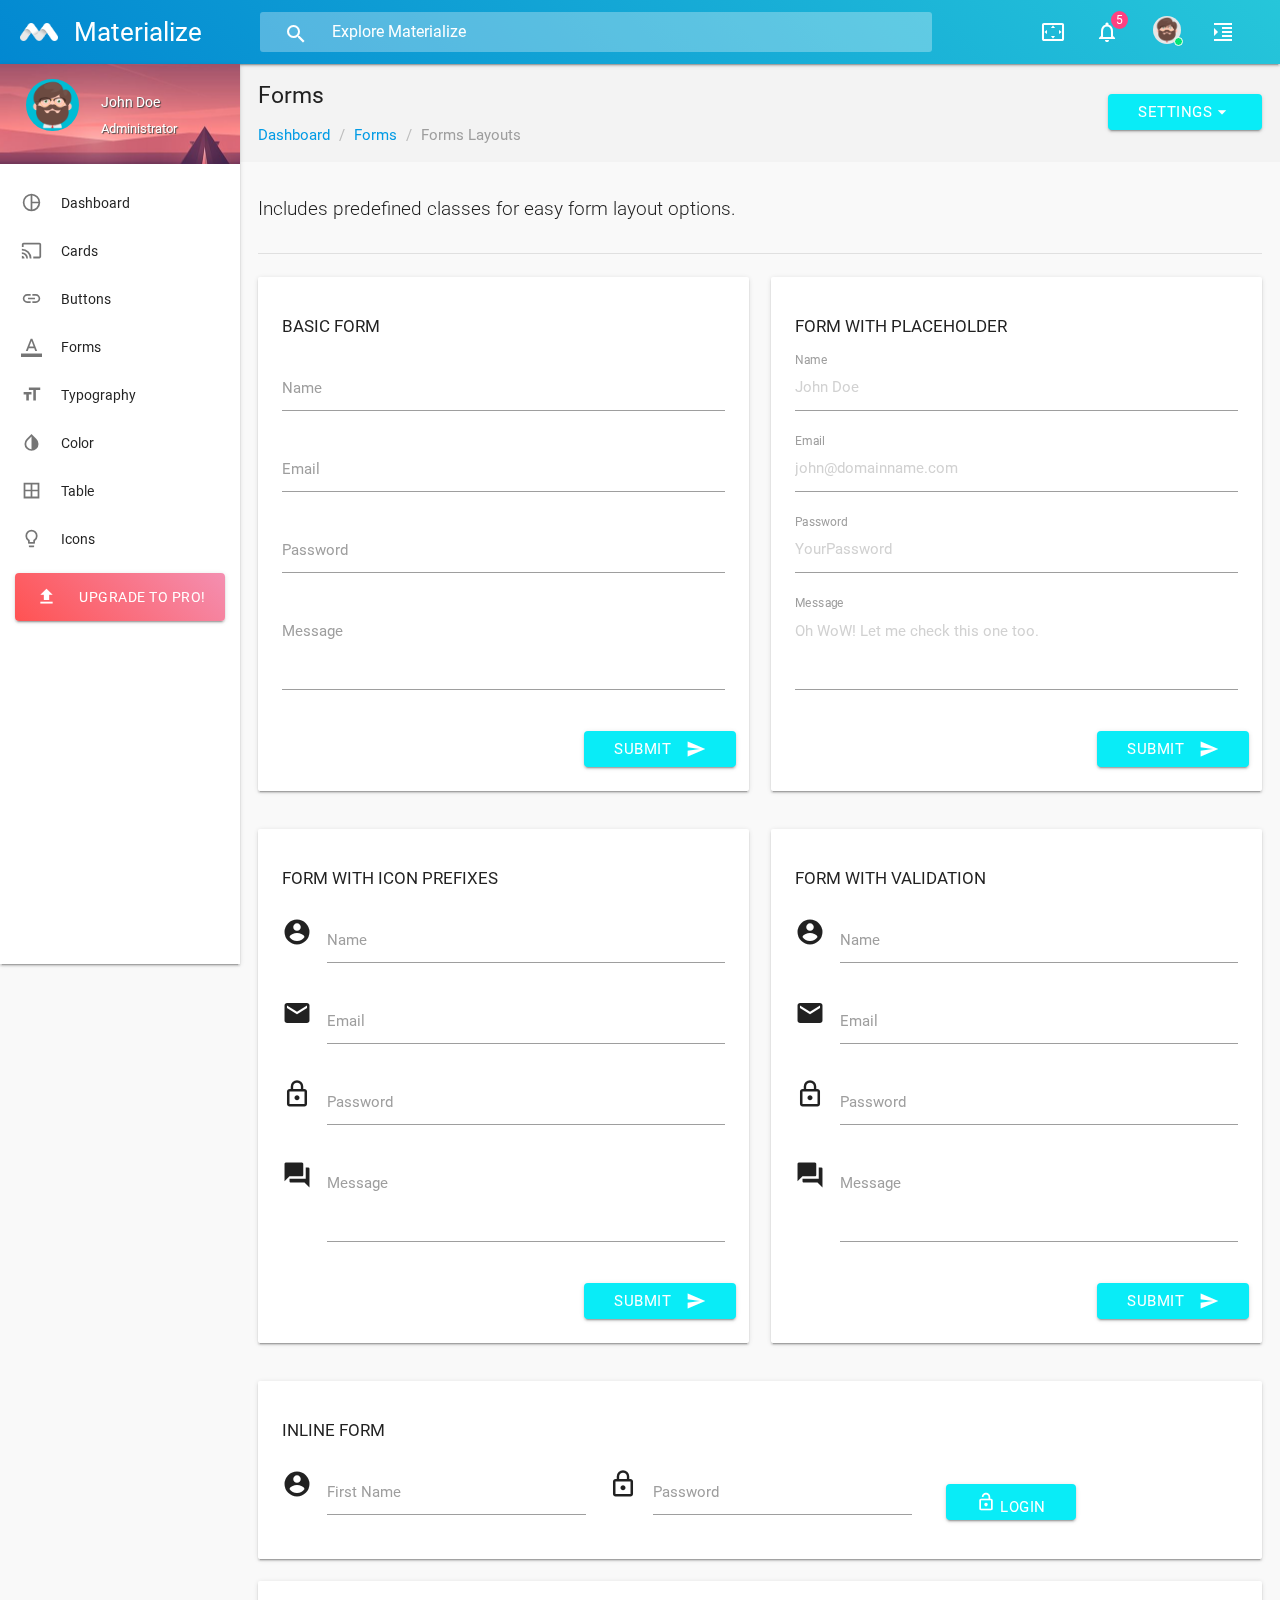
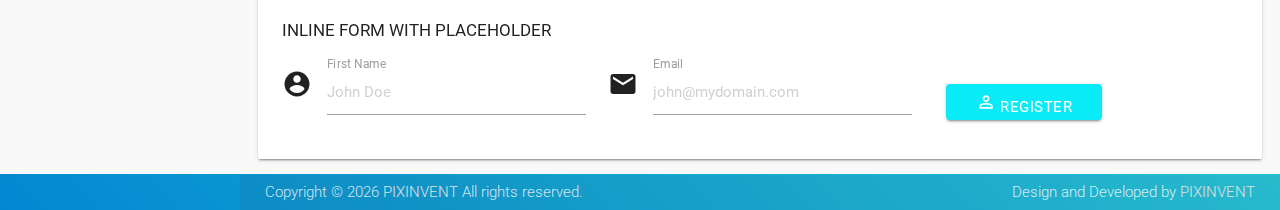
<file: web/form-layouts.html>
<!DOCTYPE html>
<html lang="en">
  <!--================================================================================
  Item Name: Materialize - Material Design Admin Template
  Version: 4.0
  Author: PIXINVENT
  Author URL: https://themeforest.net/user/pixinvent/portfolio
  ================================================================================ -->
  <head>
    <meta http-equiv="Content-Type" content="text/html; charset=UTF-8">
    <meta name="viewport" content="width=device-width, initial-scale=1">
    <meta http-equiv="X-UA-Compatible" content="IE=edge">
    <meta name="msapplication-tap-highlight" content="no">
    <meta name="description" content="Materialize is a Material Design Admin Template,It's modern, responsive and based on Material Design by Google. ">
    <meta name="keywords" content="materialize, admin template, dashboard template, flat admin template, responsive admin template,">
    <title>Forms Layouts | Materialize - Material Design Admin Template</title>
    <!-- Favicons-->
    <link rel="icon" href="images/favicon/favicon-32x32.png" sizes="32x32">
    <!-- Favicons-->
    <link rel="apple-touch-icon-precomposed" href="images/favicon/apple-touch-icon-152x152.png">
    <!-- For iPhone -->
    <meta name="msapplication-TileColor" content="#00bcd4">
    <meta name="msapplication-TileImage" content="images/favicon/mstile-144x144.png">
    <!-- For Windows Phone -->
    <!-- CORE CSS-->
    <link href="css//materialize.css" type="text/css" rel="stylesheet">
    <link href="css//style.css" type="text/css" rel="stylesheet">
    <!-- Custome CSS-->
    <link href="css/custom/custom.css" type="text/css" rel="stylesheet">
    <!-- INCLUDED PLUGIN CSS ON THIS PAGE -->
    <link href="vendors/perfect-scrollbar/perfect-scrollbar.css" type="text/css" rel="stylesheet">
  </head>
  <body>
    <!-- Start Page Loading -->
    <div id="loader-wrapper">
      <div id="loader"></div>
      <div class="loader-section section-left"></div>
      <div class="loader-section section-right"></div>
    </div>
    <!-- End Page Loading -->
    <!-- //////////////////////////////////////////////////////////////////////////// -->
    <!-- START HEADER -->
    <header id="header" class="page-topbar">
      <!-- start header nav-->
      <div class="navbar-fixed">
        <nav class="navbar-color gradient-45deg-light-blue-cyan">
          <div class="nav-wrapper">
            <ul class="left">
              <li>
                <h1 class="logo-wrapper">
                  <a href="index.html" class="brand-logo darken-1">
                    <img src="images/logo/materialize-logo.png" alt="materialize logo">
                    <span class="logo-text hide-on-med-and-down">Materialize</span>
                  </a>
                </h1>
              </li>
            </ul>
            <div class="header-search-wrapper hide-on-med-and-down">
              <i class="material-icons">search</i>
              <input type="text" name="Search" class="header-search-input z-depth-2" placeholder="Explore Materialize" />
            </div>
            <ul class="right hide-on-med-and-down">
              <li>
                <a href="javascript:void(0);" class="waves-effect waves-block waves-light translation-button" data-activates="translation-dropdown">
                  <span class="flag-icon flag-icon-gb"></span>
                </a>
              </li>
              <li>
                <a href="javascript:void(0);" class="waves-effect waves-block waves-light toggle-fullscreen">
                  <i class="material-icons">settings_overscan</i>
                </a>
              </li>
              <li>
                <a href="javascript:void(0);" class="waves-effect waves-block waves-light notification-button" data-activates="notifications-dropdown">
                  <i class="material-icons">notifications_none
                    <small class="notification-badge pink accent-2">5</small>
                  </i>
                </a>
              </li>
              <li>
                <a href="javascript:void(0);" class="waves-effect waves-block waves-light profile-button" data-activates="profile-dropdown">
                  <span class="avatar-status avatar-online">
                    <img src="images/avatar/avatar-7.png" alt="avatar">
                    <i></i>
                  </span>
                </a>
              </li>
              <li>
                <a href="#" data-activates="chat-out" class="waves-effect waves-block waves-light chat-collapse">
                  <i class="material-icons">format_indent_increase</i>
                </a>
              </li>
            </ul>
            <!-- translation-button -->
            <ul id="translation-dropdown" class="dropdown-content">
              <li>
                <a href="#!" class="grey-text text-darken-1">
                  <i class="flag-icon flag-icon-gb"></i> English</a>
              </li>
              <li>
                <a href="#!" class="grey-text text-darken-1">
                  <i class="flag-icon flag-icon-fr"></i> French</a>
              </li>
              <li>
                <a href="#!" class="grey-text text-darken-1">
                  <i class="flag-icon flag-icon-cn"></i> Chinese</a>
              </li>
              <li>
                <a href="#!" class="grey-text text-darken-1">
                  <i class="flag-icon flag-icon-de"></i> German</a>
              </li>
            </ul>
            <!-- notifications-dropdown -->
            <ul id="notifications-dropdown" class="dropdown-content">
              <li>
                <h6>NOTIFICATIONS
                  <span class="new badge">5</span>
                </h6>
              </li>
              <li class="divider"></li>
              <li>
                <a href="#!" class="grey-text text-darken-2">
                  <span class="material-icons icon-bg-circle cyan small">add_shopping_cart</span> A new order has been placed!</a>
                <time class="media-meta" datetime="2015-06-12T20:50:48+08:00">2 hours ago</time>
              </li>
              <li>
                <a href="#!" class="grey-text text-darken-2">
                  <span class="material-icons icon-bg-circle red small">stars</span> Completed the task</a>
                <time class="media-meta" datetime="2015-06-12T20:50:48+08:00">3 days ago</time>
              </li>
              <li>
                <a href="#!" class="grey-text text-darken-2">
                  <span class="material-icons icon-bg-circle teal small">settings</span> Settings updated</a>
                <time class="media-meta" datetime="2015-06-12T20:50:48+08:00">4 days ago</time>
              </li>
              <li>
                <a href="#!" class="grey-text text-darken-2">
                  <span class="material-icons icon-bg-circle deep-orange small">today</span> Director meeting started</a>
                <time class="media-meta" datetime="2015-06-12T20:50:48+08:00">6 days ago</time>
              </li>
              <li>
                <a href="#!" class="grey-text text-darken-2">
                  <span class="material-icons icon-bg-circle amber small">trending_up</span> Generate monthly report</a>
                <time class="media-meta" datetime="2015-06-12T20:50:48+08:00">1 week ago</time>
              </li>
            </ul>
            <!-- profile-dropdown -->
            <ul id="profile-dropdown" class="dropdown-content">
              <li>
                <a href="#" class="grey-text text-darken-1">
                  <i class="material-icons">face</i> Profile</a>
              </li>
              <li>
                <a href="#" class="grey-text text-darken-1">
                  <i class="material-icons">settings</i> Settings</a>
              </li>
              <li>
                <a href="#" class="grey-text text-darken-1">
                  <i class="material-icons">live_help</i> Help</a>
              </li>
              <li class="divider"></li>
              <li>
                <a href="#" class="grey-text text-darken-1">
                  <i class="material-icons">lock_outline</i> Lock</a>
              </li>
              <li>
                <a href="#" class="grey-text text-darken-1">
                  <i class="material-icons">keyboard_tab</i> Logout</a>
              </li>
            </ul>
          </div>
        </nav>
      </div>
      <!-- end header nav-->
    </header>
    <!-- END HEADER -->
    <!-- //////////////////////////////////////////////////////////////////////////// -->
    <!-- START MAIN -->
    <div id="main">
      <!-- START WRAPPER -->
      <div class="wrapper">
        <!-- START LEFT SIDEBAR NAV-->
        <aside id="left-sidebar-nav">
          <ul id="slide-out" class="side-nav fixed leftside-navigation">
            <li class="user-details cyan darken-2">
              <div class="row">
                <div class="col col s4 m4 l4">
                  <img src="images/avatar/avatar-7.png" alt="" class="circle responsive-img valign profile-image cyan">
                </div>
                <div class="col col s8 m8 l8">
                  <ul id="profile-dropdown-nav" class="dropdown-content">
                    <li>
                      <a href="#" class="grey-text text-darken-1">
                        <i class="material-icons">face</i> Profile</a>
                    </li>
                    <li>
                      <a href="#" class="grey-text text-darken-1">
                        <i class="material-icons">settings</i> Settings</a>
                    </li>
                    <li>
                      <a href="#" class="grey-text text-darken-1">
                        <i class="material-icons">live_help</i> Help</a>
                    </li>
                    <li class="divider"></li>
                    <li>
                      <a href="#" class="grey-text text-darken-1">
                        <i class="material-icons">lock_outline</i> Lock</a>
                    </li>
                    <li>
                      <a href="#" class="grey-text text-darken-1">
                        <i class="material-icons">keyboard_tab</i> Logout</a>
                    </li>
                  </ul>
                  <a class="btn-flat dropdown-button waves-effect waves-light white-text profile-btn" href="#" data-activates="profile-dropdown-nav">John Doe<i class="mdi-navigation-arrow-drop-down right"></i></a>
                  <p class="user-roal">Administrator</p>
                </div>
              </div>
            </li>
            <li class="no-padding">
              <ul class="collapsible" data-collapsible="accordion">
                <li class="bold">
                  <a href="index.html" class="waves-effect waves-cyan">
                      <i class="material-icons">pie_chart_outlined</i>
                      <span class="nav-text">Dashboard</span>
                    </a>
                </li>
                <li class="bold">
                  <a href="cards-basic.html" class="waves-effect waves-cyan">
                      <i class="material-icons">cast</i>
                      <span class="nav-text">Cards</span>
                    </a>
                </li>
                <li class="bold">
                  <a href="ui-basic-buttons.html" class="waves-effect waves-cyan">
                      <i class="material-icons">insert_link</i>
                      <span class="nav-text">Buttons</span>
                    </a>
                </li>
                <li class="bold">
                  <a href="form-layouts.html" class="waves-effect waves-cyan">
                      <i class="material-icons">format_color_text</i>
                      <span class="nav-text">Forms</span>
                    </a>
                </li>
                <li class="bold">
                  <a href="css-typography.html" class="waves-effect waves-cyan">
                      <i class="material-icons">format_size</i>
                      <span class="nav-text">Typography</span>
                    </a>
                </li>
                <li class="bold">
                  <a href="css-color.html" class="waves-effect waves-cyan">
                      <i class="material-icons">invert_colors</i>
                      <span class="nav-text">Color</span>
                    </a>
                </li>
                <li class="bold">
                  <a href="table-basic.html" class="waves-effect waves-cyan">
                      <i class="material-icons">border_all</i>
                      <span class="nav-text">Table</span>
                    </a>
                </li>
                <li class="bold">
                  <a href="ui-icons.html" class="waves-effect waves-cyan">
                  <i class="material-icons">lightbulb_outline</i>
                  <span class="nav-text">Icons</span>
                </a>
                </li>
                <li>
                  <a class="btn waves-effect waves-light gradient-45deg-red-pink" href="https://pixinvent.com/materialize-material-design-admin-template/landing/" target="_blank">
                    <i class="material-icons white-text">file_upload</i>Upgrade to Pro!
                  </a>
                </li>
              </ul>
            </li>
          </ul>
          <a href="#" data-activates="slide-out" class="sidebar-collapse btn-floating btn-medium waves-effect waves-light hide-on-large-only">
            <i class="material-icons">menu</i>
          </a>
        </aside>
        <!-- END LEFT SIDEBAR NAV-->
        <!-- //////////////////////////////////////////////////////////////////////////// -->
        <!-- START CONTENT -->
        <section id="content">
          <!--breadcrumbs start-->
          <div id="breadcrumbs-wrapper">
            <!-- Search for small screen -->
            <div class="header-search-wrapper grey lighten-2 hide-on-large-only">
              <input type="text" name="Search" class="header-search-input z-depth-2" placeholder="Explore Materialize">
            </div>
            <div class="container">
              <div class="row">
                <div class="col s10 m6 l6">
                  <h5 class="breadcrumbs-title">Forms</h5>
                  <ol class="breadcrumbs">
                    <li><a href="index.html">Dashboard</a>
                    </li>
                    <li><a href="#">Forms</a>
                    </li>
                    <li class="active">Forms Layouts</li>
                  </ol>
                </div>
                <div class="col s2 m6 l6">
                  <a class="btn dropdown-settings waves-effect waves-light breadcrumbs-btn right" href="#!" data-activates="dropdown1">
                    <i class="material-icons hide-on-med-and-up">settings</i>
                    <span class="hide-on-small-onl">Settings</span>
                    <i class="material-icons right">arrow_drop_down</i>
                  </a>
                  <ul id="dropdown1" class="dropdown-content">
                    <li><a href="#!" class="grey-text text-darken-2">Access<span class="badge">1</span></a>
                    </li>
                    <li><a href="#!" class="grey-text text-darken-2">Profile<span class="new badge">2</span></a>
                    </li>
                    <li><a href="#!" class="grey-text text-darken-2">Notifications</a>
                    </li>
                  </ul>
                </div>
              </div>
            </div>
          </div>
          <!--breadcrumbs end-->
          <!--start container-->
          <div class="container">
            <div class="section">
              <p class="caption">Includes predefined classes for easy form layout options.</p>
              <div class="divider"></div>
              <!--Basic Form-->
              <div id="basic-form" class="section">
                <div class="row">
                  <div class="col s12 m12 l6">
                    <div class="card-panel">
                      <h4 class="header2">Basic Form</h4>
                      <div class="row">
                        <form class="col s12">
                          <div class="row">
                            <div class="input-field col s12">
                              <input id="name" type="text">
                              <label for="first_name">Name</label>
                            </div>
                          </div>
                          <div class="row">
                            <div class="input-field col s12">
                              <input id="email" type="email">
                              <label for="email">Email</label>
                            </div>
                          </div>
                          <div class="row">
                            <div class="input-field col s12">
                              <input id="password" type="password">
                              <label for="password">Password</label>
                            </div>
                          </div>
                          <div class="row">
                            <div class="input-field col s12">
                              <textarea id="message" class="materialize-textarea"></textarea>
                              <label for="message">Message</label>
                            </div>
                            <div class="row">
                              <div class="input-field col s12">
                                <button class="btn waves-effect waves-light right" type="submit" name="action">Submit
                                  <i class="material-icons right">send</i>
                                </button>
                              </div>
                            </div>
                          </div>
                        </form>
                      </div>
                    </div>
                  </div>
                  <!-- Form with placeholder -->
                  <div class="col s12 m12 l6">
                    <div class="card-panel">
                      <h4 class="header2">Form with placeholder</h4>
                      <div class="row">
                        <form class="col s12">
                          <div class="row">
                            <div class="input-field col s12">
                              <input placeholder="John Doe" id="name2" type="text">
                              <label for="first_name">Name</label>
                            </div>
                          </div>
                          <div class="row">
                            <div class="input-field col s12">
                              <input placeholder="john@domainname.com" id="email2" type="email">
                              <label for="email">Email</label>
                            </div>
                          </div>
                          <div class="row">
                            <div class="input-field col s12">
                              <input placeholder="YourPassword" id="password2" type="password">
                              <label for="password">Password</label>
                            </div>
                          </div>
                          <div class="row">
                            <div class="input-field col s12">
                              <textarea placeholder="Oh WoW! Let me check this one too." id="message2" class="materialize-textarea"></textarea>
                              <label for="message">Message</label>
                            </div>
                            <div class="row">
                              <div class="input-field col s12">
                                <button class="btn waves-effect waves-light right" type="submit" name="action">Submit
                                  <i class="material-icons right">send</i>
                                </button>
                              </div>
                            </div>
                          </div>
                        </form>
                      </div>
                    </div>
                  </div>
                </div>
              </div>
              <!-- Form with icon prefixes -->
              <div class="row">
                <div class="col s12 m12 l6">
                  <div class="card-panel">
                    <h4 class="header2">Form with icon prefixes</h4>
                    <div class="row">
                      <form class="col s12">
                        <div class="row">
                          <div class="input-field col s12">
                            <i class="material-icons prefix">account_circle</i>
                            <input id="name3" type="text">
                            <label for="first_name">Name</label>
                          </div>
                        </div>
                        <div class="row">
                          <div class="input-field col s12">
                            <i class="material-icons prefix">email</i>
                            <input id="email3" type="email">
                            <label for="email">Email</label>
                          </div>
                        </div>
                        <div class="row">
                          <div class="input-field col s12">
                            <i class="material-icons prefix">lock_outline</i>
                            <input id="password3" type="password">
                            <label for="password">Password</label>
                          </div>
                        </div>
                        <div class="row">
                          <div class="input-field col s12">
                            <i class="material-icons prefix">question_answer</i>
                            <textarea id="message3" class="materialize-textarea"></textarea>
                            <label for="message">Message</label>
                          </div>
                          <div class="row">
                            <div class="input-field col s12">
                              <button class="btn waves-effect waves-light right" type="submit" name="action">Submit
                                <i class="material-icons right">send</i>
                              </button>
                            </div>
                          </div>
                        </div>
                      </form>
                    </div>
                  </div>
                </div>
                <!-- Form with validation -->
                <div class="col s12 m12 l6">
                  <div class="card-panel">
                    <h4 class="header2">Form with validation</h4>
                    <div class="row">
                      <form class="col s12">
                        <div class="row">
                          <div class="input-field col s12">
                            <i class="material-icons prefix">account_circle</i>
                            <input id="name4" type="text" class="validate">
                            <label for="first_name">Name</label>
                          </div>
                        </div>
                        <div class="row">
                          <div class="input-field col s12">
                            <i class="material-icons prefix">email</i>
                            <input id="email4" type="email" class="validate">
                            <label for="email">Email</label>
                          </div>
                        </div>
                        <div class="row">
                          <div class="input-field col s12">
                            <i class="material-icons prefix">lock_outline</i>
                            <input id="password5" type="password" class="validate">
                            <label for="password">Password</label>
                          </div>
                        </div>
                        <div class="row">
                          <div class="input-field col s12">
                            <i class="material-icons prefix">question_answer</i>
                            <textarea id="message4" class="materialize-textarea validate" length="120"></textarea>
                            <label for="message">Message</label>
                          </div>
                          <div class="row">
                            <div class="input-field col s12">
                              <button class="btn waves-effect waves-light right" type="submit" name="action">Submit
                                <i class="material-icons right">send</i>
                              </button>
                            </div>
                          </div>
                        </div>
                      </form>
                    </div>
                  </div>
                </div>
              </div>
            </div>
            <!-- Inline Form -->
            <div class="row">
              <div class="col s12 m12 l12">
                <div class="card-panel">
                  <div class="row">
                    <form class="col s12">
                      <h4 class="header2">Inline form</h4>
                      <div class="row">
                        <div class="input-field col s4">
                          <i class="material-icons prefix">account_circle</i>
                          <input id="icon_prefix" type="text" class="validate">
                          <label for="icon_prefix">First Name</label>
                        </div>
                        <div class="input-field col s4">
                          <i class="material-icons prefix">lock_outline</i>
                          <input id="icon_password" type="password" class="validate">
                          <label for="icon_password">Password</label>
                        </div>
                        <div class="input-field col s4">
                          <div class="input-field col s12">
                            <button class="btn waves-effect waves-light" type="submit" name="action">
                              <i class="material-icons">lock_open</i> Login</button>
                          </div>
                        </div>
                      </div>
                    </form>
                  </div>
                </div>
              </div>
            </div>
            <!-- Inline form with placeholder -->
            <div class="row">
              <div class="col s12 m12 l12">
                <div class="card-panel">
                  <div class="row">
                    <form class="col s12">
                      <h4 class="header2">Inline form with placeholder</h4>
                      <div class="row">
                        <div class="input-field col s4">
                          <i class="material-icons prefix">account_circle</i>
                          <input placeholder="John Doe" id="icon_prefix2" type="text" class="validate">
                          <label for="icon_prefix">First Name</label>
                        </div>
                        <div class="input-field col s4">
                          <i class="material-icons prefix">email</i>
                          <input placeholder="john@mydomain.com" id="icon_email" type="email" class="validate">
                          <label for="icon_email">Email</label>
                        </div>
                        <div class="input-field col s4">
                          <div class="input-field col s12">
                            <button class="btn waves-effect waves-light" type="submit" name="action">
                              <i class="material-icons">perm_identity</i> Register</button>
                          </div>
                        </div>
                      </div>
                    </form>
                  </div>
                </div>
              </div>
            </div>
          </div>
        </section>
        <!-- END CONTENT -->
        <!-- //////////////////////////////////////////////////////////////////////////// -->
        <!-- START RIGHT SIDEBAR NAV-->
        <aside id="right-sidebar-nav">
          <ul id="chat-out" class="side-nav rightside-navigation">
            <li class="li-hover">
              <div class="row">
                <div class="col s12 border-bottom-1 mt-5">
                  <ul class="tabs">
                    <li class="tab col s4">
                      <a href="#activity" class="active">
                        <span class="material-icons">graphic_eq</span>
                      </a>
                    </li>
                    <li class="tab col s4">
                      <a href="#chatapp">
                        <span class="material-icons">face</span>
                      </a>
                    </li>
                    <li class="tab col s4">
                      <a href="#settings">
                        <span class="material-icons">settings</span>
                      </a>
                    </li>
                  </ul>
                </div>
                <div id="settings" class="col s12">
                  <h6 class="mt-5 mb-3 ml-3">GENERAL SETTINGS</h6>
                  <ul class="collection border-none">
                    <li class="collection-item border-none">
                      <div class="m-0">
                        <span class="font-weight-600">Notifications</span>
                        <div class="switch right">
                          <label>
                            <input checked type="checkbox">
                            <span class="lever"></span>
                          </label>
                        </div>
                      </div>
                      <p>Use checkboxes when looking for yes or no answers.</p>
                    </li>
                    <li class="collection-item border-none">
                      <div class="m-0">
                        <span class="font-weight-600">Show recent activity</span>
                        <div class="switch right">
                          <label>
                            <input checked type="checkbox">
                            <span class="lever"></span>
                          </label>
                        </div>
                      </div>
                      <p>The for attribute is necessary to bind our custom checkbox with the input.</p>
                    </li>
                    <li class="collection-item border-none">
                      <div class="m-0">
                        <span class="font-weight-600">Notifications</span>
                        <div class="switch right">
                          <label>
                            <input type="checkbox">
                            <span class="lever"></span>
                          </label>
                        </div>
                      </div>
                      <p>Use checkboxes when looking for yes or no answers.</p>
                    </li>
                    <li class="collection-item border-none">
                      <div class="m-0">
                        <span class="font-weight-600">Show recent activity</span>
                        <div class="switch right">
                          <label>
                            <input type="checkbox">
                            <span class="lever"></span>
                          </label>
                        </div>
                      </div>
                      <p>The for attribute is necessary to bind our custom checkbox with the input.</p>
                    </li>
                    <li class="collection-item border-none">
                      <div class="m-0">
                        <span class="font-weight-600">Show your emails</span>
                        <div class="switch right">
                          <label>
                            <input type="checkbox">
                            <span class="lever"></span>
                          </label>
                        </div>
                      </div>
                      <p>Use checkboxes when looking for yes or no answers.</p>
                    </li>
                    <li class="collection-item border-none">
                      <div class="m-0">
                        <span class="font-weight-600">Show Task statistics</span>
                        <div class="switch right">
                          <label>
                            <input type="checkbox">
                            <span class="lever"></span>
                          </label>
                        </div>
                      </div>
                      <p>The for attribute is necessary to bind our custom checkbox with the input.</p>
                    </li>
                  </ul>
                </div>
                <div id="chatapp" class="col s12">
                  <div class="collection border-none">
                    <a href="#!" class="collection-item avatar border-none">
                      <img src="images/avatar/avatar-1.png" alt="" class="circle cyan">
                      <span class="line-height-0">Elizabeth Elliott </span>
                      <span class="medium-small right blue-grey-text text-lighten-3">5.00 AM</span>
                      <p class="medium-small blue-grey-text text-lighten-3">Thank you </p>
                    </a>
                    <a href="#!" class="collection-item avatar border-none">
                      <img src="images/avatar/avatar-2.png" alt="" class="circle deep-orange accent-2">
                      <span class="line-height-0">Mary Adams </span>
                      <span class="medium-small right blue-grey-text text-lighten-3">4.14 AM</span>
                      <p class="medium-small blue-grey-text text-lighten-3">Hello Boo </p>
                    </a>
                    <a href="#!" class="collection-item avatar border-none">
                      <img src="images/avatar/avatar-3.png" alt="" class="circle teal accent-4">
                      <span class="line-height-0">Caleb Richards </span>
                      <span class="medium-small right blue-grey-text text-lighten-3">9.00 PM</span>
                      <p class="medium-small blue-grey-text text-lighten-3">Keny ! </p>
                    </a>
                    <a href="#!" class="collection-item avatar border-none">
                      <img src="images/avatar/avatar-4.png" alt="" class="circle cyan">
                      <span class="line-height-0">June Lane </span>
                      <span class="medium-small right blue-grey-text text-lighten-3">4.14 AM</span>
                      <p class="medium-small blue-grey-text text-lighten-3">Ohh God </p>
                    </a>
                    <a href="#!" class="collection-item avatar border-none">
                      <img src="images/avatar/avatar-5.png" alt="" class="circle red accent-2">
                      <span class="line-height-0">Edward Fletcher </span>
                      <span class="medium-small right blue-grey-text text-lighten-3">5.15 PM</span>
                      <p class="medium-small blue-grey-text text-lighten-3">Love you </p>
                    </a>
                    <a href="#!" class="collection-item avatar border-none">
                      <img src="images/avatar/avatar-6.png" alt="" class="circle deep-orange accent-2">
                      <span class="line-height-0">Crystal Bates </span>
                      <span class="medium-small right blue-grey-text text-lighten-3">8.00 AM</span>
                      <p class="medium-small blue-grey-text text-lighten-3">Can we </p>
                    </a>
                    <a href="#!" class="collection-item avatar border-none">
                      <img src="images/avatar/avatar-7.png" alt="" class="circle cyan">
                      <span class="line-height-0">Nathan Watts </span>
                      <span class="medium-small right blue-grey-text text-lighten-3">9.53 PM</span>
                      <p class="medium-small blue-grey-text text-lighten-3">Great! </p>
                    </a>
                    <a href="#!" class="collection-item avatar border-none">
                      <img src="images/avatar/avatar-8.png" alt="" class="circle red accent-2">
                      <span class="line-height-0">Willard Wood </span>
                      <span class="medium-small right blue-grey-text text-lighten-3">4.20 AM</span>
                      <p class="medium-small blue-grey-text text-lighten-3">Do it </p>
                    </a>
                    <a href="#!" class="collection-item avatar border-none">
                      <img src="images/avatar/avatar-9.png" alt="" class="circle teal accent-4">
                      <span class="line-height-0">Ronnie Ellis </span>
                      <span class="medium-small right blue-grey-text text-lighten-3">5.30 PM</span>
                      <p class="medium-small blue-grey-text text-lighten-3">Got that </p>
                    </a>
                    <a href="#!" class="collection-item avatar border-none">
                      <img src="images/avatar/avatar-1.png" alt="" class="circle cyan">
                      <span class="line-height-0">Gwendolyn Wood </span>
                      <span class="medium-small right blue-grey-text text-lighten-3">4.34 AM</span>
                      <p class="medium-small blue-grey-text text-lighten-3">Like you </p>
                    </a>
                    <a href="#!" class="collection-item avatar border-none">
                      <img src="images/avatar/avatar-2.png" alt="" class="circle red accent-2">
                      <span class="line-height-0">Daniel Russell </span>
                      <span class="medium-small right blue-grey-text text-lighten-3">12.00 AM</span>
                      <p class="medium-small blue-grey-text text-lighten-3">Thank you </p>
                    </a>
                    <a href="#!" class="collection-item avatar border-none">
                      <img src="images/avatar/avatar-3.png" alt="" class="circle teal accent-4">
                      <span class="line-height-0">Sarah Graves </span>
                      <span class="medium-small right blue-grey-text text-lighten-3">11.14 PM</span>
                      <p class="medium-small blue-grey-text text-lighten-3">Okay you </p>
                    </a>
                    <a href="#!" class="collection-item avatar border-none">
                      <img src="images/avatar/avatar-4.png" alt="" class="circle red accent-2">
                      <span class="line-height-0">Andrew Hoffman </span>
                      <span class="medium-small right blue-grey-text text-lighten-3">7.30 PM</span>
                      <p class="medium-small blue-grey-text text-lighten-3">Can do </p>
                    </a>
                    <a href="#!" class="collection-item avatar border-none">
                      <img src="images/avatar/avatar-5.png" alt="" class="circle cyan">
                      <span class="line-height-0">Camila Lynch </span>
                      <span class="medium-small right blue-grey-text text-lighten-3">2.00 PM</span>
                      <p class="medium-small blue-grey-text text-lighten-3">Leave it </p>
                    </a>
                  </div>
                </div>
                <div id="activity" class="col s12">
                  <h6 class="mt-5 mb-3 ml-3">RECENT ACTIVITY</h6>
                  <div class="activity">
                    <div class="col s3 mt-2 center-align recent-activity-list-icon">
                      <i class="material-icons white-text icon-bg-color deep-purple lighten-2">add_shopping_cart</i>
                    </div>
                    <div class="col s9 recent-activity-list-text">
                      <a href="#" class="deep-purple-text medium-small">just now</a>
                      <p class="mt-0 mb-2 fixed-line-height font-weight-300 medium-small">Jim Doe Purchased new equipments for zonal office.</p>
                    </div>
                    <div class="recent-activity-list chat-out-list row mb-0">
                      <div class="col s3 mt-2 center-align recent-activity-list-icon">
                        <i class="material-icons white-text icon-bg-color cyan lighten-2">airplanemode_active</i>
                      </div>
                      <div class="col s9 recent-activity-list-text">
                        <a href="#" class="cyan-text medium-small">Yesterday</a>
                        <p class="mt-0 mb-2 fixed-line-height font-weight-300 medium-small">Your Next flight for USA will be on 15th August 2015.</p>
                      </div>
                    </div>
                    <div class="recent-activity-list chat-out-list row mb-0">
                      <div class="col s3 mt-2 center-align recent-activity-list-icon medium-small">
                        <i class="material-icons white-text icon-bg-color green lighten-2">settings_voice</i>
                      </div>
                      <div class="col s9 recent-activity-list-text">
                        <a href="#" class="green-text medium-small">5 Days Ago</a>
                        <p class="mt-0 mb-2 fixed-line-height font-weight-300 medium-small">Natalya Parker Send you a voice mail for next conference.</p>
                      </div>
                    </div>
                    <div class="recent-activity-list chat-out-list row mb-0">
                      <div class="col s3 mt-2 center-align recent-activity-list-icon">
                        <i class="material-icons white-text icon-bg-color amber lighten-2">store</i>
                      </div>
                      <div class="col s9 recent-activity-list-text">
                        <a href="#" class="amber-text medium-small">1 Week Ago</a>
                        <p class="mt-0 mb-2 fixed-line-height font-weight-300 medium-small">Jessy Jay open a new store at S.G Road.</p>
                      </div>
                    </div>
                    <div class="recent-activity-list row">
                      <div class="col s3 mt-2 center-align recent-activity-list-icon">
                        <i class="material-icons white-text icon-bg-color deep-orange lighten-2">settings_voice</i>
                      </div>
                      <div class="col s9 recent-activity-list-text">
                        <a href="#" class="deep-orange-text medium-small">2 Week Ago</a>
                        <p class="mt-0 mb-2 fixed-line-height font-weight-300 medium-small">voice mail for conference.</p>
                      </div>
                    </div>
                    <div class="recent-activity-list chat-out-list row mb-0">
                      <div class="col s3 mt-2 center-align recent-activity-list-icon medium-small">
                        <i class="material-icons white-text icon-bg-color brown lighten-2">settings_voice</i>
                      </div>
                      <div class="col s9 recent-activity-list-text">
                        <a href="#" class="brown-text medium-small">1 Month Ago</a>
                        <p class="mt-0 mb-2 fixed-line-height font-weight-300 medium-small">Natalya Parker Send you a voice mail for next conference.</p>
                      </div>
                    </div>
                    <div class="recent-activity-list chat-out-list row mb-0">
                      <div class="col s3 mt-2 center-align recent-activity-list-icon">
                        <i class="material-icons white-text icon-bg-color deep-purple lighten-2">store</i>
                      </div>
                      <div class="col s9 recent-activity-list-text">
                        <a href="#" class="deep-purple-text medium-small">3 Month Ago</a>
                        <p class="mt-0 mb-2 fixed-line-height font-weight-300 medium-small">Jessy Jay open a new store at S.G Road.</p>
                      </div>
                    </div>
                    <div class="recent-activity-list row">
                      <div class="col s3 mt-2 center-align recent-activity-list-icon">
                        <i class="material-icons white-text icon-bg-color grey lighten-2">settings_voice</i>
                      </div>
                      <div class="col s9 recent-activity-list-text">
                        <a href="#" class="grey-text medium-small">1 Year Ago</a>
                        <p class="mt-0 mb-2 fixed-line-height font-weight-300 medium-small">voice mail for conference.</p>
                      </div>
                    </div>
                  </div>
                </div>
              </div>
            </li>
          </ul>
        </aside>
        <!-- END RIGHT SIDEBAR NAV-->
      </div>
      <!-- END WRAPPER -->
    </div>
    <!-- END MAIN -->
    <!-- //////////////////////////////////////////////////////////////////////////// -->
    <!-- START FOOTER -->
    <footer class="page-footer gradient-45deg-light-blue-cyan">
      <div class="footer-copyright">
        <div class="container">
          <span>Copyright ©
            <script type="text/javascript">
              document.write(new Date().getFullYear());
            </script> <a class="grey-text text-lighten-2" href="http://themeforest.net/user/pixinvent/portfolio?ref=pixinvent" target="_blank">PIXINVENT</a> All rights reserved.</span>
          <span class="right hide-on-small-only"> Design and Developed by <a class="grey-text text-lighten-2" href="https://pixinvent.com/">PIXINVENT</a></span>
        </div>
      </div>
    </footer>
    <!-- END FOOTER -->
    <!-- ================================================
    Scripts
    ================================================ -->
    <!-- jQuery Library -->
    <script type="text/javascript" src="vendors/jquery-3.2.1.min.js"></script>
    <!--materialize js-->
    <script type="text/javascript" src="js/materialize.min.js"></script>
    <!--scrollbar-->
    <script type="text/javascript" src="vendors/perfect-scrollbar/perfect-scrollbar.min.js"></script>
    <!--plugins.js - Some Specific JS codes for Plugin Settings-->
    <script type="text/javascript" src="js/plugins.js"></script>
    <!--custom-script.js - Add your own theme custom JS-->
    <script type="text/javascript" src="js/custom-script.js"></script>
  </body>
</html>
</file>
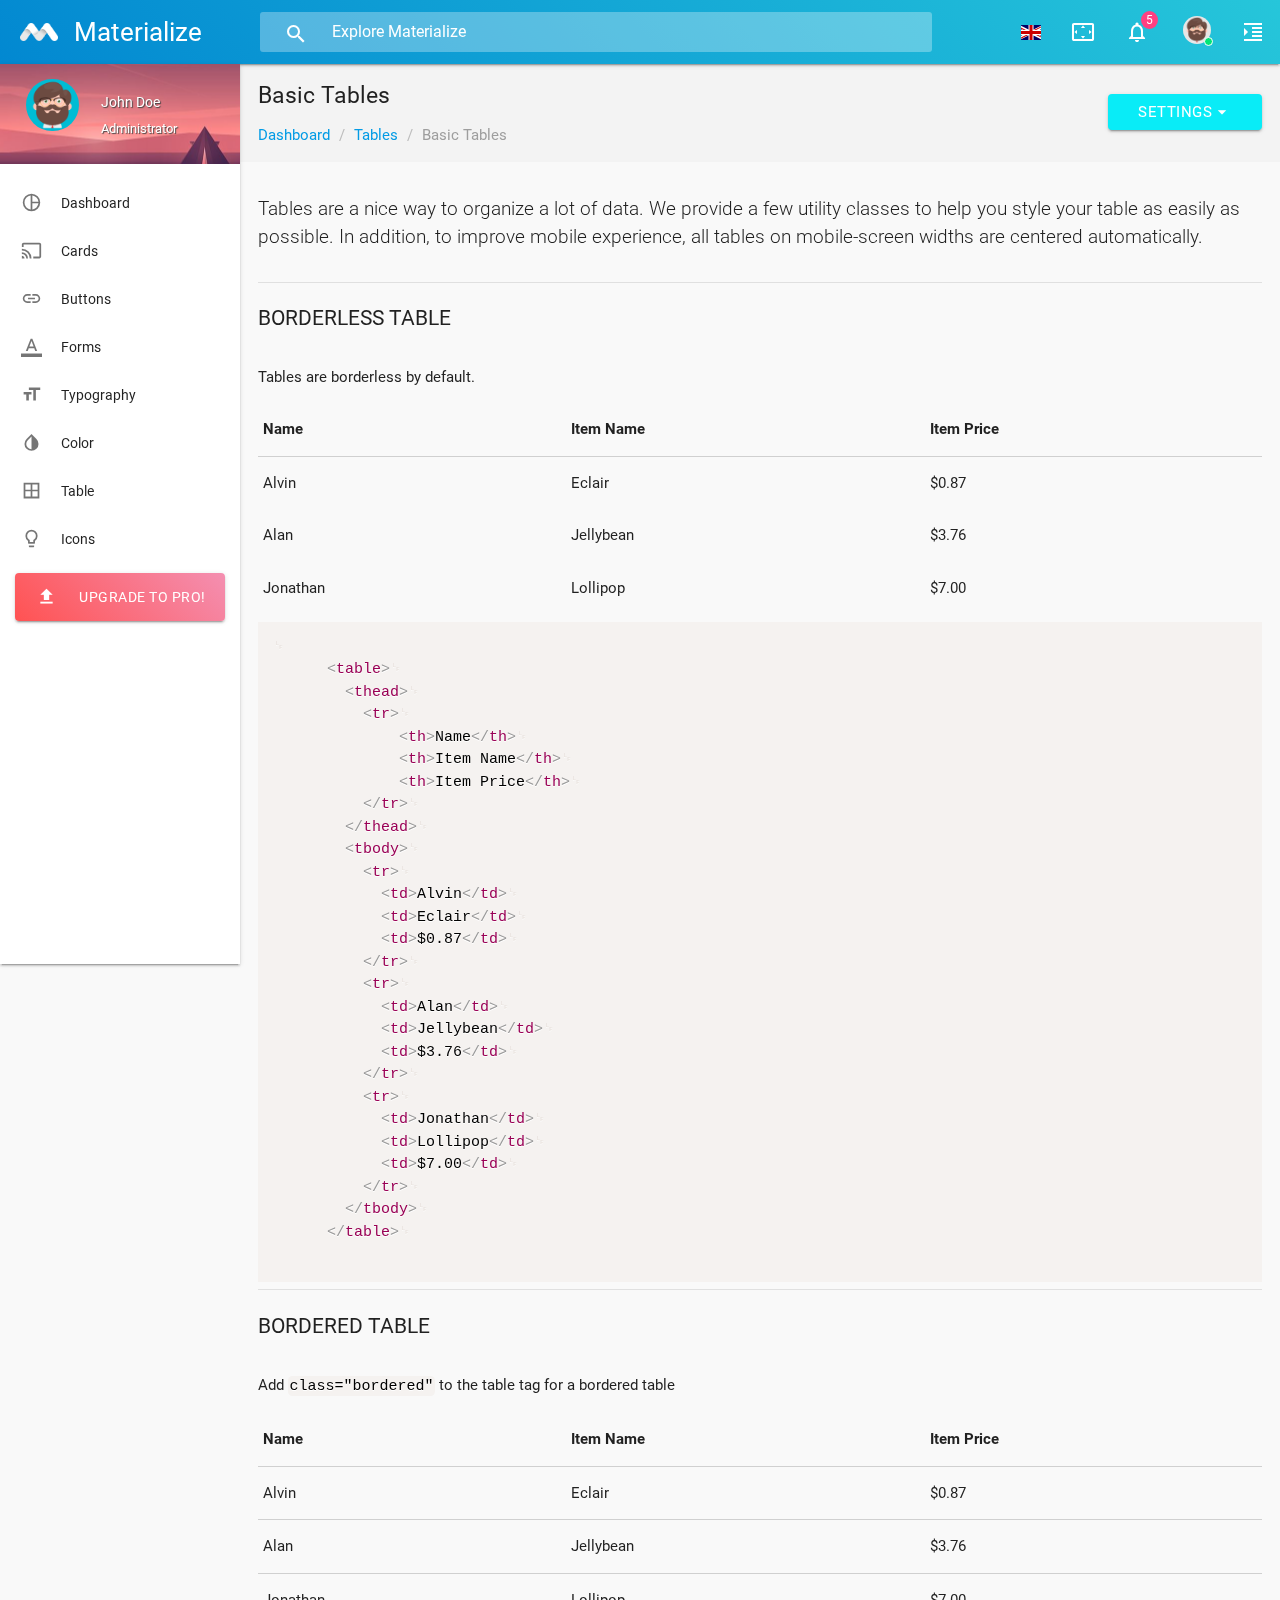
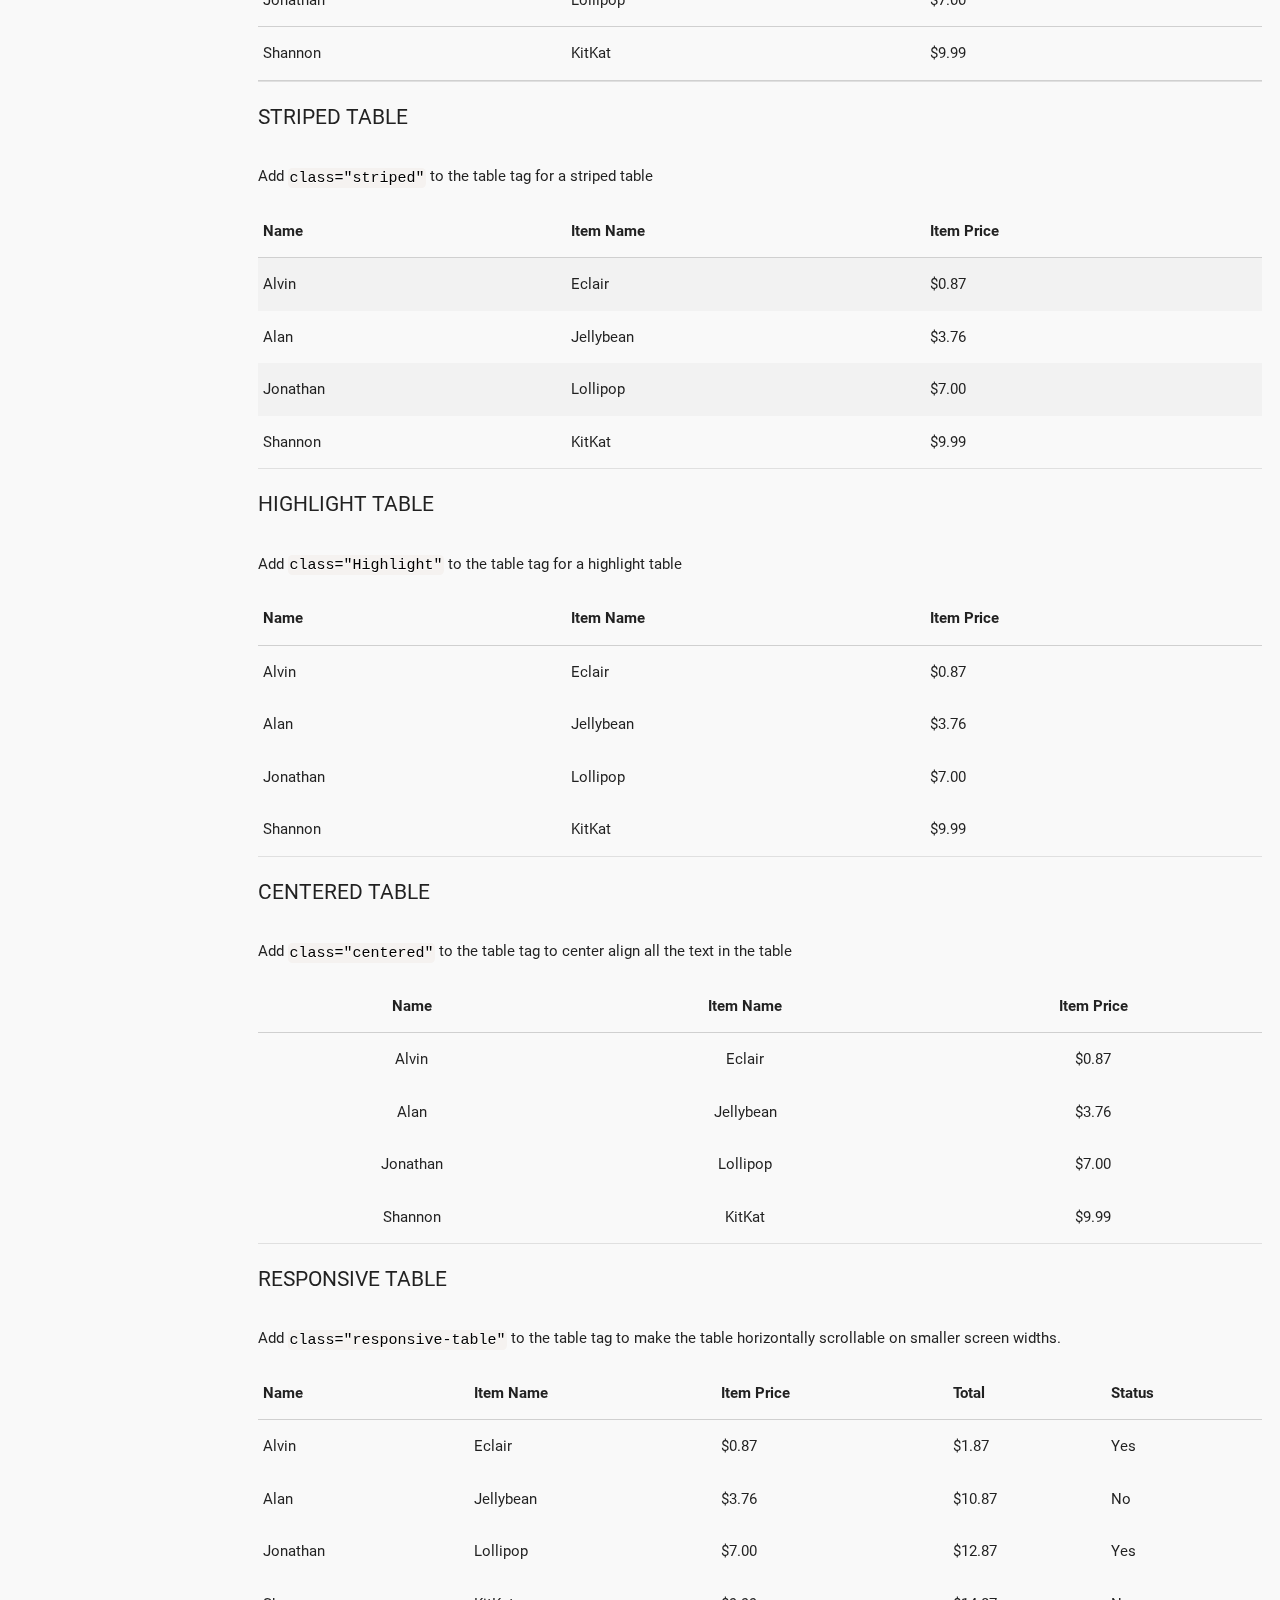
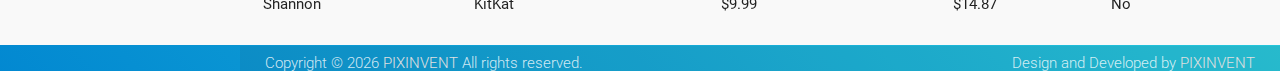
<file: web/table-basic.html>
<!DOCTYPE html>
<html lang="en">
<!--================================================================================
	Item Name: Materialize - Material Design Admin Template
	Version: 4.0
	Author: PIXINVENT
	Author URL: https://themeforest.net/user/pixinvent/portfolio
  ================================================================================ -->

<head>
  <meta http-equiv="Content-Type" content="text/html; charset=UTF-8">
  <meta name="viewport" content="width=device-width, initial-scale=1">
  <meta http-equiv="X-UA-Compatible" content="IE=edge">
  <meta name="msapplication-tap-highlight" content="no">
  <meta name="description" content="Materialize is a Material Design Admin Template,It's modern, responsive and based on Material Design by Google. ">
  <meta name="keywords" content="materialize, admin template, dashboard template, flat admin template, responsive admin template,">
  <title>Basic Tables | Materialize - Material Design Admin Template</title>
  <!-- Favicons-->
  <link rel="icon" href="images/favicon/favicon-32x32.png" sizes="32x32">
  <!-- Favicons-->
  <link rel="apple-touch-icon-precomposed" href="images/favicon/apple-touch-icon-152x152.png">
  <!-- For iPhone -->
  <meta name="msapplication-TileColor" content="#00bcd4">
  <meta name="msapplication-TileImage" content="images/favicon/mstile-144x144.png">
  <!-- For Windows Phone -->
  <!-- CORE CSS-->
  <link href="css//materialize.css" type="text/css" rel="stylesheet">
  <link href="css//style.css" type="text/css" rel="stylesheet">
  <!-- Custome CSS-->
  <link href="css/custom/custom.css" type="text/css" rel="stylesheet">
  <!-- INCLUDED PLUGIN CSS ON THIS PAGE -->
  <link href="vendors/prism/prism.css" type="text/css" rel="stylesheet">
  <link href="vendors/perfect-scrollbar/perfect-scrollbar.css" type="text/css" rel="stylesheet">
  <link href="vendors/flag-icon/css/flag-icon.min.css" type="text/css" rel="stylesheet">
</head>

<body>
  <!-- Start Page Loading -->
  <div id="loader-wrapper">
    <div id="loader"></div>
    <div class="loader-section section-left"></div>
    <div class="loader-section section-right"></div>
  </div>
  <!-- End Page Loading -->
  <!-- //////////////////////////////////////////////////////////////////////////// -->
  <!-- START HEADER -->
  <header id="header" class="page-topbar">
    <!-- start header nav-->
    <div class="navbar-fixed">
      <nav class="navbar-color gradient-45deg-light-blue-cyan">
        <div class="nav-wrapper">
          <ul class="left">
            <li>
              <h1 class="logo-wrapper">
                <a href="index.html" class="brand-logo darken-1">
                    <img src="images/logo/materialize-logo.png" alt="materialize logo">
                    <span class="logo-text hide-on-med-and-down">Materialize</span>
                  </a>
              </h1>
            </li>
          </ul>
          <div class="header-search-wrapper hide-on-med-and-down">
            <i class="material-icons">search</i>
            <input type="text" name="Search" class="header-search-input z-depth-2" placeholder="Explore Materialize" />
          </div>
          <ul class="right hide-on-med-and-down">
            <li>
              <a href="javascript:void(0);" class="waves-effect waves-block waves-light translation-button" data-activates="translation-dropdown">
                  <span class="flag-icon flag-icon-gb"></span>
                </a>
            </li>
            <li>
              <a href="javascript:void(0);" class="waves-effect waves-block waves-light toggle-fullscreen">
                  <i class="material-icons">settings_overscan</i>
                </a>
            </li>
            <li>
              <a href="javascript:void(0);" class="waves-effect waves-block waves-light notification-button" data-activates="notifications-dropdown">
                  <i class="material-icons">notifications_none
                    <small class="notification-badge pink accent-2">5</small>
                  </i>
                </a>
            </li>
            <li>
              <a href="javascript:void(0);" class="waves-effect waves-block waves-light profile-button" data-activates="profile-dropdown">
                  <span class="avatar-status avatar-online">
                    <img src="images/avatar/avatar-7.png" alt="avatar">
                    <i></i>
                  </span>
                </a>
            </li>
            <li>
              <a href="#" data-activates="chat-out" class="waves-effect waves-block waves-light chat-collapse">
                  <i class="material-icons">format_indent_increase</i>
                </a>
            </li>
          </ul>
          <!-- translation-button -->
          <ul id="translation-dropdown" class="dropdown-content">
            <li>
              <a href="#!" class="grey-text text-darken-1">
                  <i class="flag-icon flag-icon-gb"></i> English</a>
            </li>
            <li>
              <a href="#!" class="grey-text text-darken-1">
                  <i class="flag-icon flag-icon-fr"></i> French</a>
            </li>
            <li>
              <a href="#!" class="grey-text text-darken-1">
                  <i class="flag-icon flag-icon-cn"></i> Chinese</a>
            </li>
            <li>
              <a href="#!" class="grey-text text-darken-1">
                  <i class="flag-icon flag-icon-de"></i> German</a>
            </li>
          </ul>
          <!-- notifications-dropdown -->
          <ul id="notifications-dropdown" class="dropdown-content">
            <li>
              <h6>NOTIFICATIONS
                <span class="new badge">5</span>
              </h6>
            </li>
            <li class="divider"></li>
            <li>
              <a href="#!" class="grey-text text-darken-2">
                  <span class="material-icons icon-bg-circle cyan small">add_shopping_cart</span> A new order has been placed!</a>
              <time class="media-meta" datetime="2015-06-12T20:50:48+08:00">2 hours ago</time>
            </li>
            <li>
              <a href="#!" class="grey-text text-darken-2">
                  <span class="material-icons icon-bg-circle red small">stars</span> Completed the task</a>
              <time class="media-meta" datetime="2015-06-12T20:50:48+08:00">3 days ago</time>
            </li>
            <li>
              <a href="#!" class="grey-text text-darken-2">
                  <span class="material-icons icon-bg-circle teal small">settings</span> Settings updated</a>
              <time class="media-meta" datetime="2015-06-12T20:50:48+08:00">4 days ago</time>
            </li>
            <li>
              <a href="#!" class="grey-text text-darken-2">
                  <span class="material-icons icon-bg-circle deep-orange small">today</span> Director meeting started</a>
              <time class="media-meta" datetime="2015-06-12T20:50:48+08:00">6 days ago</time>
            </li>
            <li>
              <a href="#!" class="grey-text text-darken-2">
                  <span class="material-icons icon-bg-circle amber small">trending_up</span> Generate monthly report</a>
              <time class="media-meta" datetime="2015-06-12T20:50:48+08:00">1 week ago</time>
            </li>
          </ul>
          <!-- profile-dropdown -->
          <ul id="profile-dropdown" class="dropdown-content">
            <li>
              <a href="#" class="grey-text text-darken-1">
                  <i class="material-icons">face</i> Profile</a>
            </li>
            <li>
              <a href="#" class="grey-text text-darken-1">
                  <i class="material-icons">settings</i> Settings</a>
            </li>
            <li>
              <a href="#" class="grey-text text-darken-1">
                  <i class="material-icons">live_help</i> Help</a>
            </li>
            <li class="divider"></li>
            <li>
              <a href="#" class="grey-text text-darken-1">
                  <i class="material-icons">lock_outline</i> Lock</a>
            </li>
            <li>
              <a href="#" class="grey-text text-darken-1">
                  <i class="material-icons">keyboard_tab</i> Logout</a>
            </li>
          </ul>
        </div>
      </nav>
    </div>
    <!-- end header nav-->
  </header>
  <!-- END HEADER -->
  <!-- //////////////////////////////////////////////////////////////////////////// -->
  <!-- START MAIN -->
  <div id="main">
    <!-- START WRAPPER -->
    <div class="wrapper">
      <!-- START LEFT SIDEBAR NAV-->
      <aside id="left-sidebar-nav">
        <ul id="slide-out" class="side-nav fixed leftside-navigation">
          <li class="user-details cyan darken-2">
            <div class="row">
              <div class="col col s4 m4 l4">
                <img src="images/avatar/avatar-7.png" alt="" class="circle responsive-img valign profile-image cyan">
              </div>
              <div class="col col s8 m8 l8">
                <ul id="profile-dropdown-nav" class="dropdown-content">
                  <li>
                    <a href="#" class="grey-text text-darken-1">
                        <i class="material-icons">face</i> Profile</a>
                  </li>
                  <li>
                    <a href="#" class="grey-text text-darken-1">
                        <i class="material-icons">settings</i> Settings</a>
                  </li>
                  <li>
                    <a href="#" class="grey-text text-darken-1">
                        <i class="material-icons">live_help</i> Help</a>
                  </li>
                  <li class="divider"></li>
                  <li>
                    <a href="#" class="grey-text text-darken-1">
                        <i class="material-icons">lock_outline</i> Lock</a>
                  </li>
                  <li>
                    <a href="#" class="grey-text text-darken-1">
                        <i class="material-icons">keyboard_tab</i> Logout</a>
                  </li>
                </ul>
                <a class="btn-flat dropdown-button waves-effect waves-light white-text profile-btn" href="#" data-activates="profile-dropdown-nav">John Doe<i class="mdi-navigation-arrow-drop-down right"></i></a>
                <p class="user-roal">Administrator</p>
              </div>
            </div>
          </li>
          <li class="no-padding">
            <ul class="collapsible" data-collapsible="accordion">
              <li class="bold">
                <a href="index.html" class="waves-effect waves-cyan">
                      <i class="material-icons">pie_chart_outlined</i>
                      <span class="nav-text">Dashboard</span>
                    </a>
              </li>
              <li class="bold">
                <a href="cards-basic.html" class="waves-effect waves-cyan">
                      <i class="material-icons">cast</i>
                      <span class="nav-text">Cards</span>
                    </a>
              </li>
              <li class="bold">
                <a href="ui-basic-buttons.html" class="waves-effect waves-cyan">
                      <i class="material-icons">insert_link</i>
                      <span class="nav-text">Buttons</span>
                    </a>
              </li>
              <li class="bold">
                <a href="form-layouts.html" class="waves-effect waves-cyan">
                      <i class="material-icons">format_color_text</i>
                      <span class="nav-text">Forms</span>
                    </a>
              </li>
              <li class="bold">
                <a href="css-typography.html" class="waves-effect waves-cyan">
                      <i class="material-icons">format_size</i>
                      <span class="nav-text">Typography</span>
                    </a>
              </li>
              <li class="bold">
                <a href="css-color.html" class="waves-effect waves-cyan">
                      <i class="material-icons">invert_colors</i>
                      <span class="nav-text">Color</span>
                    </a>
              </li>
              <li class="bold">
                <a href="table-basic.html" class="waves-effect waves-cyan">
                      <i class="material-icons">border_all</i>
                      <span class="nav-text">Table</span>
                    </a>
              </li>
              <li class="bold">
                <a href="ui-icons.html" class="waves-effect waves-cyan">
                  <i class="material-icons">lightbulb_outline</i>
                  <span class="nav-text">Icons</span>
                </a>
              </li>
              <li>
                <a class="btn waves-effect waves-light gradient-45deg-red-pink" href="https://pixinvent.com/materialize-material-design-admin-template/landing/" target="_blank">
                    <i class="material-icons white-text">file_upload</i>Upgrade to Pro!
                  </a>
              </li>
            </ul>
          </li>
        </ul>
        <a href="#" data-activates="slide-out" class="sidebar-collapse btn-floating btn-medium waves-effect waves-light hide-on-large-only">
            <i class="material-icons">menu</i>
          </a>
      </aside>
      <!-- END LEFT SIDEBAR NAV-->
      <!-- //////////////////////////////////////////////////////////////////////////// -->
      <!-- START CONTENT -->
      <section id="content">
        <!--breadcrumbs start-->
        <div id="breadcrumbs-wrapper">
          <!-- Search for small screen -->
          <div class="header-search-wrapper grey lighten-2 hide-on-large-only">
            <input type="text" name="Search" class="header-search-input z-depth-2" placeholder="Explore Materialize">
          </div>
          <div class="container">
            <div class="row">
              <div class="col s10 m6 l6">
                <h5 class="breadcrumbs-title">Basic Tables</h5>
                <ol class="breadcrumbs">
                  <li><a href="index.html">Dashboard</a></li>
                  <li><a href="#">Tables</a></li>
                  <li class="active">Basic Tables</li>
                </ol>
              </div>
              <div class="col s2 m6 l6">
                <a class="btn dropdown-settings waves-effect waves-light breadcrumbs-btn right" href="#!" data-activates="dropdown1">
                    <i class="material-icons hide-on-med-and-up">settings</i>
                    <span class="hide-on-small-onl">Settings</span>
                    <i class="material-icons right">arrow_drop_down</i>
                  </a>
                <ul id="dropdown1" class="dropdown-content">
                  <li><a href="#!" class="grey-text text-darken-2">Access<span class="badge">1</span></a>
                  </li>
                  <li><a href="#!" class="grey-text text-darken-2">Profile<span class="new badge">2</span></a>
                  </li>
                  <li><a href="#!" class="grey-text text-darken-2">Notifications</a>
                  </li>
                </ul>
              </div>
            </div>
          </div>
        </div>
        <!--breadcrumbs end-->
        <!--start container-->
        <div class="container">
          <div class="section">
            <p class="caption">Tables are a nice way to organize a lot of data. We provide a few utility classes to help you style your table as easily as possible. In addition, to improve mobile experience, all tables on mobile-screen widths are centered automatically.</p>
            <div class="divider"></div>
            <!--Borderless Table-->
            <div id="borderless-table">
              <h4 class="header">Borderless Table</h4>
              <div class="row">
                <div class="col s12">
                  <p>Tables are borderless by default.</p>
                </div>
                <div class="col s12">
                  <table>
                    <thead>
                      <tr>
                        <th data-field="id">Name</th>
                        <th data-field="name">Item Name</th>
                        <th data-field="price">Item Price</th>
                      </tr>
                    </thead>
                    <tbody>
                      <tr>
                        <td>Alvin</td>
                        <td>Eclair</td>
                        <td>$0.87</td>
                      </tr>
                      <tr>
                        <td>Alan</td>
                        <td>Jellybean</td>
                        <td>$3.76</td>
                      </tr>
                      <tr>
                        <td>Jonathan</td>
                        <td>Lollipop</td>
                        <td>$7.00</td>
                      </tr>
                    </tbody>
                  </table>
                  <pre><code class="language-markup">
      &lt;table>
        &lt;thead>
          &lt;tr>
              &lt;th>Name&lt;/th>
              &lt;th>Item Name&lt;/th>
              &lt;th>Item Price&lt;/th>
          &lt;/tr>
        &lt;/thead>
        &lt;tbody>
          &lt;tr>
            &lt;td>Alvin&lt;/td>
            &lt;td>Eclair&lt;/td>
            &lt;td>$0.87&lt;/td>
          &lt;/tr>
          &lt;tr>
            &lt;td>Alan&lt;/td>
            &lt;td>Jellybean&lt;/td>
            &lt;td>$3.76&lt;/td>
          &lt;/tr>
          &lt;tr>
            &lt;td>Jonathan&lt;/td>
            &lt;td>Lollipop&lt;/td>
            &lt;td>$7.00&lt;/td>
          &lt;/tr>
        &lt;/tbody>
      &lt;/table>
            </code></pre>
                </div>
              </div>
            </div>
            <div class="divider"></div>
            <!--Bordered Table-->
            <div id="bordered-table">
              <h4 class="header">Bordered Table</h4>
              <div class="row">
                <div class="col s12">
                  <p>Add <code class=" language-markup">class="bordered"</code> to the table tag for a bordered table</p>
                </div>
                <div class="col s12">
                  <table class="bordered">
                    <thead>
                      <tr>
                        <th data-field="id">Name</th>
                        <th data-field="name">Item Name</th>
                        <th data-field="price">Item Price</th>
                      </tr>
                    </thead>
                    <tbody>
                      <tr>
                        <td>Alvin</td>
                        <td>Eclair</td>
                        <td>$0.87</td>
                      </tr>
                      <tr>
                        <td>Alan</td>
                        <td>Jellybean</td>
                        <td>$3.76</td>
                      </tr>
                      <tr>
                        <td>Jonathan</td>
                        <td>Lollipop</td>
                        <td>$7.00</td>
                      </tr>
                      <tr>
                        <td>Shannon</td>
                        <td>KitKat</td>
                        <td>$9.99</td>
                      </tr>
                    </tbody>
                  </table>
                </div>
              </div>
            </div>
            <!--Striped Table-->
            <div class="divider"></div>
            <div id="striped-table">
              <h4 class="header">Striped Table</h4>
              <div class="row">
                <div class="col s12">
                  <p>Add <code class=" language-markup">class="striped"</code> to the table tag for a striped table</p>
                </div>
                <div class="col s12">
                  <table class="striped">
                    <thead>
                      <tr>
                        <th data-field="id">Name</th>
                        <th data-field="name">Item Name</th>
                        <th data-field="price">Item Price</th>
                      </tr>
                    </thead>
                    <tbody>
                      <tr>
                        <td>Alvin</td>
                        <td>Eclair</td>
                        <td>$0.87</td>
                      </tr>
                      <tr>
                        <td>Alan</td>
                        <td>Jellybean</td>
                        <td>$3.76</td>
                      </tr>
                      <tr>
                        <td>Jonathan</td>
                        <td>Lollipop</td>
                        <td>$7.00</td>
                      </tr>
                      <tr>
                        <td>Shannon</td>
                        <td>KitKat</td>
                        <td>$9.99</td>
                      </tr>
                    </tbody>
                  </table>
                </div>
              </div>
            </div>
            <!--Hoverable Table-->
            <div class="divider"></div>
            <div id="hoverable-table">
              <h4 class="header">Highlight Table</h4>
              <div class="row">
                <div class="col s12">
                  <p>Add <code class=" language-markup">class="Highlight"</code> to the table tag for a highlight table</p>
                </div>
                <div class="col s12">
                  <table class="highlight">
                    <thead>
                      <tr>
                        <th>Name</th>
                        <th>Item Name</th>
                        <th>Item Price</th>
                      </tr>
                    </thead>
                    <tbody>
                      <tr>
                        <td>Alvin</td>
                        <td>Eclair</td>
                        <td>$0.87</td>
                      </tr>
                      <tr>
                        <td>Alan</td>
                        <td>Jellybean</td>
                        <td>$3.76</td>
                      </tr>
                      <tr>
                        <td>Jonathan</td>
                        <td>Lollipop</td>
                        <td>$7.00</td>
                      </tr>
                      <tr>
                        <td>Shannon</td>
                        <td>KitKat</td>
                        <td>$9.99</td>
                      </tr>
                    </tbody>
                  </table>
                </div>
              </div>
            </div>
            <!--Centered Table-->
            <div class="divider"></div>
            <div id="centered-table">
              <h4 class="header">Centered Table</h4>
              <div class="row">
                <div class="col s12">
                  <p>Add <code class=" language-markup">class="centered"</code> to the table tag to center align all the text in the table</p>
                </div>
                <div class="col s12">
                  <table class="centered">
                    <thead>
                      <tr>
                        <th data-field="id">Name</th>
                        <th data-field="name">Item Name</th>
                        <th data-field="price">Item Price</th>
                      </tr>
                    </thead>
                    <tbody>
                      <tr>
                        <td>Alvin</td>
                        <td>Eclair</td>
                        <td>$0.87</td>
                      </tr>
                      <tr>
                        <td>Alan</td>
                        <td>Jellybean</td>
                        <td>$3.76</td>
                      </tr>
                      <tr>
                        <td>Jonathan</td>
                        <td>Lollipop</td>
                        <td>$7.00</td>
                      </tr>
                      <tr>
                        <td>Shannon</td>
                        <td>KitKat</td>
                        <td>$9.99</td>
                      </tr>
                    </tbody>
                  </table>
                </div>
              </div>
            </div>
            <!--Responsive Table-->
            <div class="divider"></div>
            <div id="responsive-table">
              <h4 class="header">Responsive Table</h4>
              <div class="row">
                <div class="col s12">
                  <p>Add <code class=" language-markup">class="responsive-table"</code> to the table tag to make the table horizontally scrollable on smaller screen widths.</p>
                </div>
                <div class="col s12">
                  <table class="responsive-table">
                    <thead>
                      <tr>
                        <th data-field="id">Name</th>
                        <th data-field="name">Item Name</th>
                        <th data-field="price">Item Price</th>
                        <th data-field="total">Total</th>
                        <th data-field="status">Status</th>
                      </tr>
                    </thead>
                    <tbody>
                      <tr>
                        <td>Alvin</td>
                        <td>Eclair</td>
                        <td>$0.87</td>
                        <td>$1.87</td>
                        <td>Yes</td>
                      </tr>
                      <tr>
                        <td>Alan</td>
                        <td>Jellybean</td>
                        <td>$3.76</td>
                        <td>$10.87</td>
                        <td>No</td>
                      </tr>
                      <tr>
                        <td>Jonathan</td>
                        <td>Lollipop</td>
                        <td>$7.00</td>
                        <td>$12.87</td>
                        <td>Yes</td>
                      </tr>
                      <tr>
                        <td>Shannon</td>
                        <td>KitKat</td>
                        <td>$9.99</td>
                        <td>$14.87</td>
                        <td>No</td>
                      </tr>
                    </tbody>
                  </table>
                </div>
              </div>
            </div>
          </div>
          <!-- //////////////////////////////////////////////////////////////////////////// -->
          <!-- START RIGHT SIDEBAR NAV-->
          <aside id="right-sidebar-nav">
            <ul id="chat-out" class="side-nav rightside-navigation">
              <li class="li-hover">
                <div class="row">
                  <div class="col s12 border-bottom-1 mt-5">
                    <ul class="tabs">
                      <li class="tab col s4">
                        <a href="#activity" class="active">
                            <span class="material-icons">graphic_eq</span>
                          </a>
                      </li>
                      <li class="tab col s4">
                        <a href="#chatapp">
                            <span class="material-icons">face</span>
                          </a>
                      </li>
                      <li class="tab col s4">
                        <a href="#settings">
                            <span class="material-icons">settings</span>
                          </a>
                      </li>
                    </ul>
                  </div>
                  <div id="settings" class="col s12">
                    <h6 class="mt-5 mb-3 ml-3">GENERAL SETTINGS</h6>
                    <ul class="collection border-none">
                      <li class="collection-item border-none">
                        <div class="m-0">
                          <span class="font-weight-600">Notifications</span>
                          <div class="switch right">
                            <label>
                                <input checked type="checkbox">
                                <span class="lever"></span>
                              </label>
                          </div>
                        </div>
                        <p>Use checkboxes when looking for yes or no answers.</p>
                      </li>
                      <li class="collection-item border-none">
                        <div class="m-0">
                          <span class="font-weight-600">Show recent activity</span>
                          <div class="switch right">
                            <label>
                                <input checked type="checkbox">
                                <span class="lever"></span>
                              </label>
                          </div>
                        </div>
                        <p>The for attribute is necessary to bind our custom checkbox with the input.</p>
                      </li>
                      <li class="collection-item border-none">
                        <div class="m-0">
                          <span class="font-weight-600">Notifications</span>
                          <div class="switch right">
                            <label>
                                <input type="checkbox">
                                <span class="lever"></span>
                              </label>
                          </div>
                        </div>
                        <p>Use checkboxes when looking for yes or no answers.</p>
                      </li>
                      <li class="collection-item border-none">
                        <div class="m-0">
                          <span class="font-weight-600">Show recent activity</span>
                          <div class="switch right">
                            <label>
                                <input type="checkbox">
                                <span class="lever"></span>
                              </label>
                          </div>
                        </div>
                        <p>The for attribute is necessary to bind our custom checkbox with the input.</p>
                      </li>
                      <li class="collection-item border-none">
                        <div class="m-0">
                          <span class="font-weight-600">Show your emails</span>
                          <div class="switch right">
                            <label>
                                <input type="checkbox">
                                <span class="lever"></span>
                              </label>
                          </div>
                        </div>
                        <p>Use checkboxes when looking for yes or no answers.</p>
                      </li>
                      <li class="collection-item border-none">
                        <div class="m-0">
                          <span class="font-weight-600">Show Task statistics</span>
                          <div class="switch right">
                            <label>
                                <input type="checkbox">
                                <span class="lever"></span>
                              </label>
                          </div>
                        </div>
                        <p>The for attribute is necessary to bind our custom checkbox with the input.</p>
                      </li>
                    </ul>
                  </div>
                  <div id="chatapp" class="col s12">
                    <div class="collection border-none">
                      <a href="#!" class="collection-item avatar border-none">
                          <img src="images/avatar/avatar-1.png" alt="" class="circle cyan">
                          <span class="line-height-0">Elizabeth Elliott </span>
                          <span class="medium-small right blue-grey-text text-lighten-3">5.00 AM</span>
                          <p class="medium-small blue-grey-text text-lighten-3">Thank you </p>
                        </a>
                      <a href="#!" class="collection-item avatar border-none">
                          <img src="images/avatar/avatar-2.png" alt="" class="circle deep-orange accent-2">
                          <span class="line-height-0">Mary Adams </span>
                          <span class="medium-small right blue-grey-text text-lighten-3">4.14 AM</span>
                          <p class="medium-small blue-grey-text text-lighten-3">Hello Boo </p>
                        </a>
                      <a href="#!" class="collection-item avatar border-none">
                          <img src="images/avatar/avatar-3.png" alt="" class="circle teal accent-4">
                          <span class="line-height-0">Caleb Richards </span>
                          <span class="medium-small right blue-grey-text text-lighten-3">9.00 PM</span>
                          <p class="medium-small blue-grey-text text-lighten-3">Keny ! </p>
                        </a>
                      <a href="#!" class="collection-item avatar border-none">
                          <img src="images/avatar/avatar-4.png" alt="" class="circle cyan">
                          <span class="line-height-0">June Lane </span>
                          <span class="medium-small right blue-grey-text text-lighten-3">4.14 AM</span>
                          <p class="medium-small blue-grey-text text-lighten-3">Ohh God </p>
                        </a>
                      <a href="#!" class="collection-item avatar border-none">
                          <img src="images/avatar/avatar-5.png" alt="" class="circle red accent-2">
                          <span class="line-height-0">Edward Fletcher </span>
                          <span class="medium-small right blue-grey-text text-lighten-3">5.15 PM</span>
                          <p class="medium-small blue-grey-text text-lighten-3">Love you </p>
                        </a>
                      <a href="#!" class="collection-item avatar border-none">
                          <img src="images/avatar/avatar-6.png" alt="" class="circle deep-orange accent-2">
                          <span class="line-height-0">Crystal Bates </span>
                          <span class="medium-small right blue-grey-text text-lighten-3">8.00 AM</span>
                          <p class="medium-small blue-grey-text text-lighten-3">Can we </p>
                        </a>
                      <a href="#!" class="collection-item avatar border-none">
                          <img src="images/avatar/avatar-7.png" alt="" class="circle cyan">
                          <span class="line-height-0">Nathan Watts </span>
                          <span class="medium-small right blue-grey-text text-lighten-3">9.53 PM</span>
                          <p class="medium-small blue-grey-text text-lighten-3">Great! </p>
                        </a>
                      <a href="#!" class="collection-item avatar border-none">
                          <img src="images/avatar/avatar-8.png" alt="" class="circle red accent-2">
                          <span class="line-height-0">Willard Wood </span>
                          <span class="medium-small right blue-grey-text text-lighten-3">4.20 AM</span>
                          <p class="medium-small blue-grey-text text-lighten-3">Do it </p>
                        </a>
                      <a href="#!" class="collection-item avatar border-none">
                          <img src="images/avatar/avatar-9.png" alt="" class="circle teal accent-4">
                          <span class="line-height-0">Ronnie Ellis </span>
                          <span class="medium-small right blue-grey-text text-lighten-3">5.30 PM</span>
                          <p class="medium-small blue-grey-text text-lighten-3">Got that </p>
                        </a>
                      <a href="#!" class="collection-item avatar border-none">
                          <img src="images/avatar/avatar-1.png" alt="" class="circle cyan">
                          <span class="line-height-0">Gwendolyn Wood </span>
                          <span class="medium-small right blue-grey-text text-lighten-3">4.34 AM</span>
                          <p class="medium-small blue-grey-text text-lighten-3">Like you </p>
                        </a>
                      <a href="#!" class="collection-item avatar border-none">
                          <img src="images/avatar/avatar-2.png" alt="" class="circle red accent-2">
                          <span class="line-height-0">Daniel Russell </span>
                          <span class="medium-small right blue-grey-text text-lighten-3">12.00 AM</span>
                          <p class="medium-small blue-grey-text text-lighten-3">Thank you </p>
                        </a>
                      <a href="#!" class="collection-item avatar border-none">
                          <img src="images/avatar/avatar-3.png" alt="" class="circle teal accent-4">
                          <span class="line-height-0">Sarah Graves </span>
                          <span class="medium-small right blue-grey-text text-lighten-3">11.14 PM</span>
                          <p class="medium-small blue-grey-text text-lighten-3">Okay you </p>
                        </a>
                      <a href="#!" class="collection-item avatar border-none">
                          <img src="images/avatar/avatar-4.png" alt="" class="circle red accent-2">
                          <span class="line-height-0">Andrew Hoffman </span>
                          <span class="medium-small right blue-grey-text text-lighten-3">7.30 PM</span>
                          <p class="medium-small blue-grey-text text-lighten-3">Can do </p>
                        </a>
                      <a href="#!" class="collection-item avatar border-none">
                          <img src="images/avatar/avatar-5.png" alt="" class="circle cyan">
                          <span class="line-height-0">Camila Lynch </span>
                          <span class="medium-small right blue-grey-text text-lighten-3">2.00 PM</span>
                          <p class="medium-small blue-grey-text text-lighten-3">Leave it </p>
                        </a>
                    </div>
                  </div>
                  <div id="activity" class="col s12">
                    <h6 class="mt-5 mb-3 ml-3">RECENT ACTIVITY</h6>
                    <div class="activity">
                      <div class="col s3 mt-2 center-align recent-activity-list-icon">
                        <i class="material-icons white-text icon-bg-color deep-purple lighten-2">add_shopping_cart</i>
                      </div>
                      <div class="col s9 recent-activity-list-text">
                        <a href="#" class="deep-purple-text medium-small">just now</a>
                        <p class="mt-0 mb-2 fixed-line-height font-weight-300 medium-small">Jim Doe Purchased new equipments for zonal office.</p>
                      </div>
                      <div class="recent-activity-list chat-out-list row mb-0">
                        <div class="col s3 mt-2 center-align recent-activity-list-icon">
                          <i class="material-icons white-text icon-bg-color cyan lighten-2">airplanemode_active</i>
                        </div>
                        <div class="col s9 recent-activity-list-text">
                          <a href="#" class="cyan-text medium-small">Yesterday</a>
                          <p class="mt-0 mb-2 fixed-line-height font-weight-300 medium-small">Your Next flight for USA will be on 15th August 2015.</p>
                        </div>
                      </div>
                      <div class="recent-activity-list chat-out-list row mb-0">
                        <div class="col s3 mt-2 center-align recent-activity-list-icon medium-small">
                          <i class="material-icons white-text icon-bg-color green lighten-2">settings_voice</i>
                        </div>
                        <div class="col s9 recent-activity-list-text">
                          <a href="#" class="green-text medium-small">5 Days Ago</a>
                          <p class="mt-0 mb-2 fixed-line-height font-weight-300 medium-small">Natalya Parker Send you a voice mail for next conference.</p>
                        </div>
                      </div>
                      <div class="recent-activity-list chat-out-list row mb-0">
                        <div class="col s3 mt-2 center-align recent-activity-list-icon">
                          <i class="material-icons white-text icon-bg-color amber lighten-2">store</i>
                        </div>
                        <div class="col s9 recent-activity-list-text">
                          <a href="#" class="amber-text medium-small">1 Week Ago</a>
                          <p class="mt-0 mb-2 fixed-line-height font-weight-300 medium-small">Jessy Jay open a new store at S.G Road.</p>
                        </div>
                      </div>
                      <div class="recent-activity-list row">
                        <div class="col s3 mt-2 center-align recent-activity-list-icon">
                          <i class="material-icons white-text icon-bg-color deep-orange lighten-2">settings_voice</i>
                        </div>
                        <div class="col s9 recent-activity-list-text">
                          <a href="#" class="deep-orange-text medium-small">2 Week Ago</a>
                          <p class="mt-0 mb-2 fixed-line-height font-weight-300 medium-small">voice mail for conference.</p>
                        </div>
                      </div>
                      <div class="recent-activity-list chat-out-list row mb-0">
                        <div class="col s3 mt-2 center-align recent-activity-list-icon medium-small">
                          <i class="material-icons white-text icon-bg-color brown lighten-2">settings_voice</i>
                        </div>
                        <div class="col s9 recent-activity-list-text">
                          <a href="#" class="brown-text medium-small">1 Month Ago</a>
                          <p class="mt-0 mb-2 fixed-line-height font-weight-300 medium-small">Natalya Parker Send you a voice mail for next conference.</p>
                        </div>
                      </div>
                      <div class="recent-activity-list chat-out-list row mb-0">
                        <div class="col s3 mt-2 center-align recent-activity-list-icon">
                          <i class="material-icons white-text icon-bg-color deep-purple lighten-2">store</i>
                        </div>
                        <div class="col s9 recent-activity-list-text">
                          <a href="#" class="deep-purple-text medium-small">3 Month Ago</a>
                          <p class="mt-0 mb-2 fixed-line-height font-weight-300 medium-small">Jessy Jay open a new store at S.G Road.</p>
                        </div>
                      </div>
                      <div class="recent-activity-list row">
                        <div class="col s3 mt-2 center-align recent-activity-list-icon">
                          <i class="material-icons white-text icon-bg-color grey lighten-2">settings_voice</i>
                        </div>
                        <div class="col s9 recent-activity-list-text">
                          <a href="#" class="grey-text medium-small">1 Year Ago</a>
                          <p class="mt-0 mb-2 fixed-line-height font-weight-300 medium-small">voice mail for conference.</p>
                        </div>
                      </div>
                    </div>
                  </div>
                </div>
              </li>
            </ul>
          </aside>
          <!-- END RIGHT SIDEBAR NAV-->
        </div>
      </section>
    </div>
    <!-- END WRAPPER -->
  </div>
  <!-- END MAIN -->
  <!-- //////////////////////////////////////////////////////////////////////////// -->
  <!-- START FOOTER -->
  <footer class="page-footer gradient-45deg-light-blue-cyan">
    <div class="footer-copyright">
      <div class="container">
        <span>Copyright ©
              <script type="text/javascript">
                document.write(new Date().getFullYear());
              </script> <a class="grey-text text-lighten-2" href="http://themeforest.net/user/pixinvent/portfolio?ref=pixinvent" target="_blank">PIXINVENT</a> All rights reserved.</span>
        <span class="right hide-on-small-only"> Design and Developed by <a class="grey-text text-lighten-2" href="https://pixinvent.com/">PIXINVENT</a></span>
      </div>
    </div>
  </footer>
  <!-- END FOOTER -->
  <!-- ================================================
    Scripts
    ================================================ -->
  <!-- jQuery Library -->
  <script type="text/javascript" src="vendors/jquery-3.2.1.min.js"></script>
  <!--materialize js-->
  <script type="text/javascript" src="js/materialize.min.js"></script>
  <!--prism-->
  <script type="text/javascript" src="vendors/prism/prism.js"></script>
  <!--scrollbar-->
  <script type="text/javascript" src="vendors/perfect-scrollbar/perfect-scrollbar.min.js"></script>
  <!--plugins.js - Some Specific JS codes for Plugin Settings-->
  <script type="text/javascript" src="js/plugins.js"></script>
  <!--custom-script.js - Add your own theme custom JS-->
  <script type="text/javascript" src="js/custom-script.js"></script>
</body>

</html>
</file>
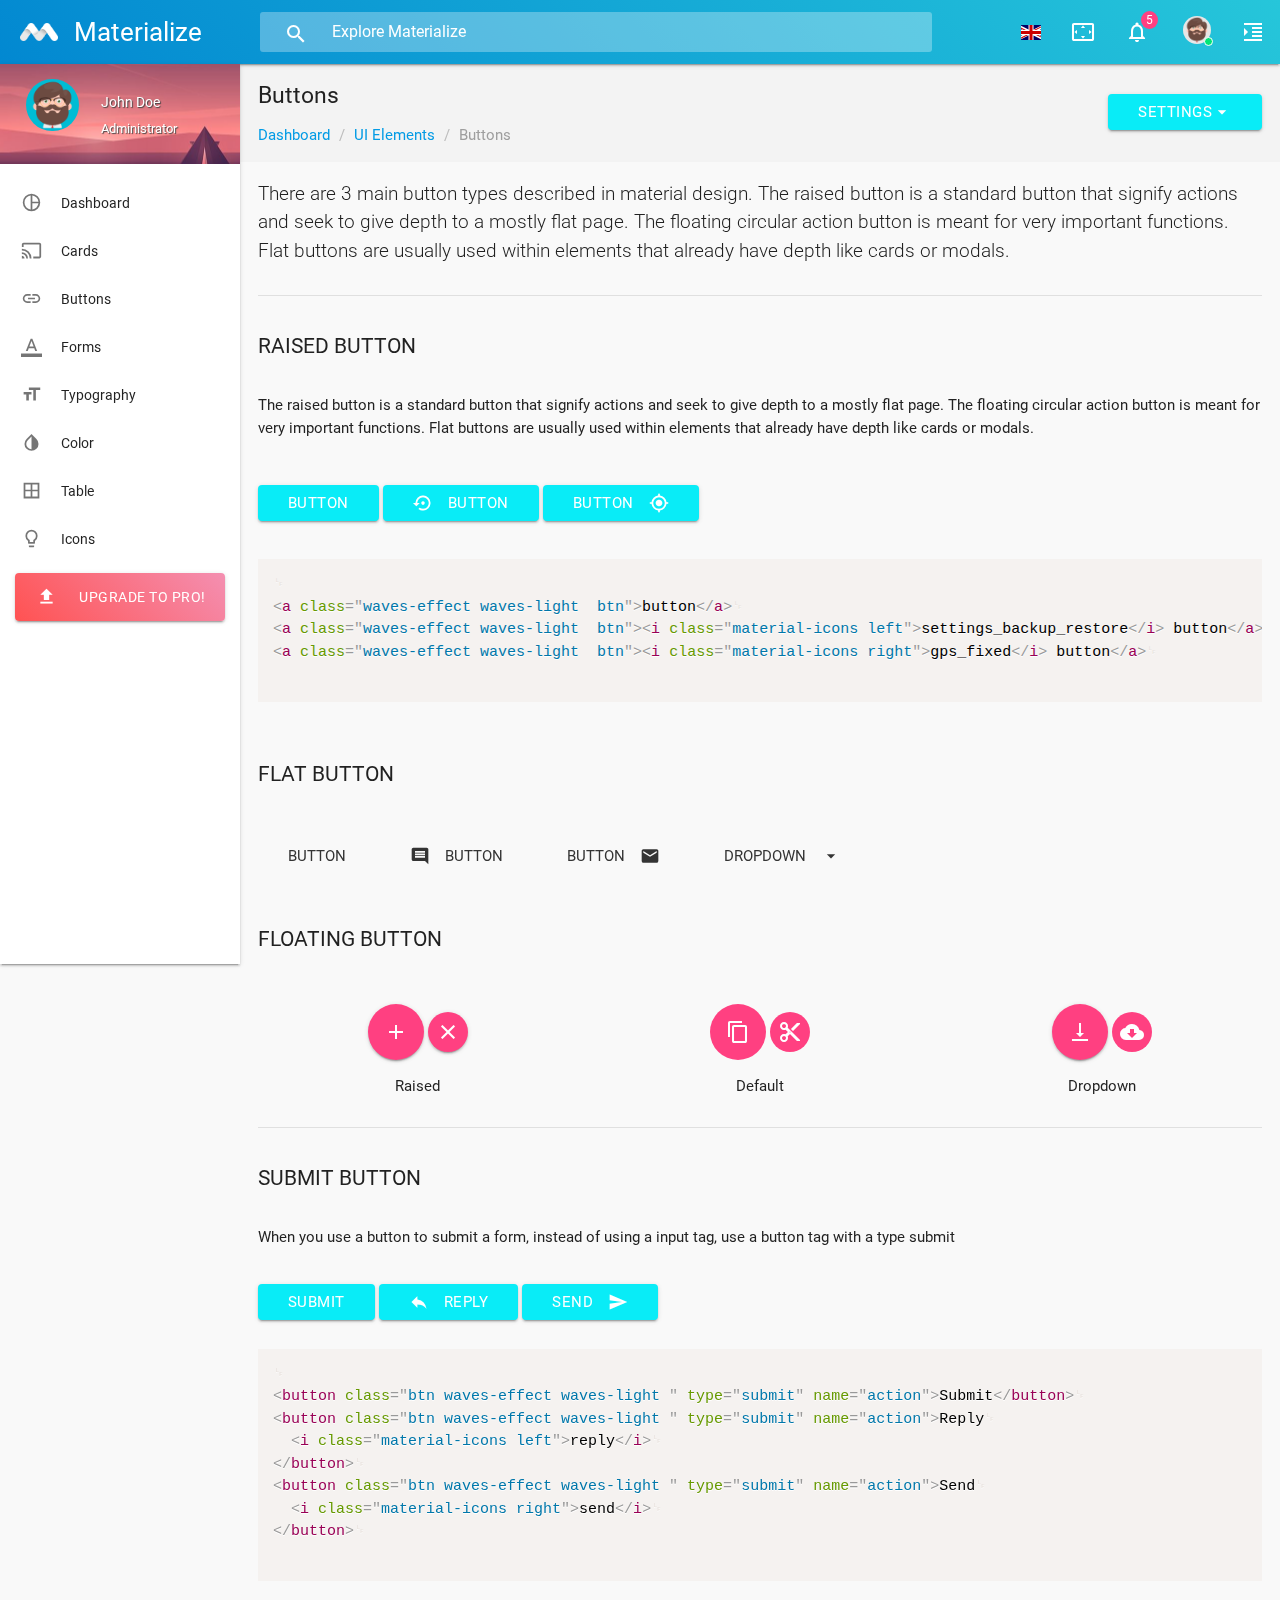
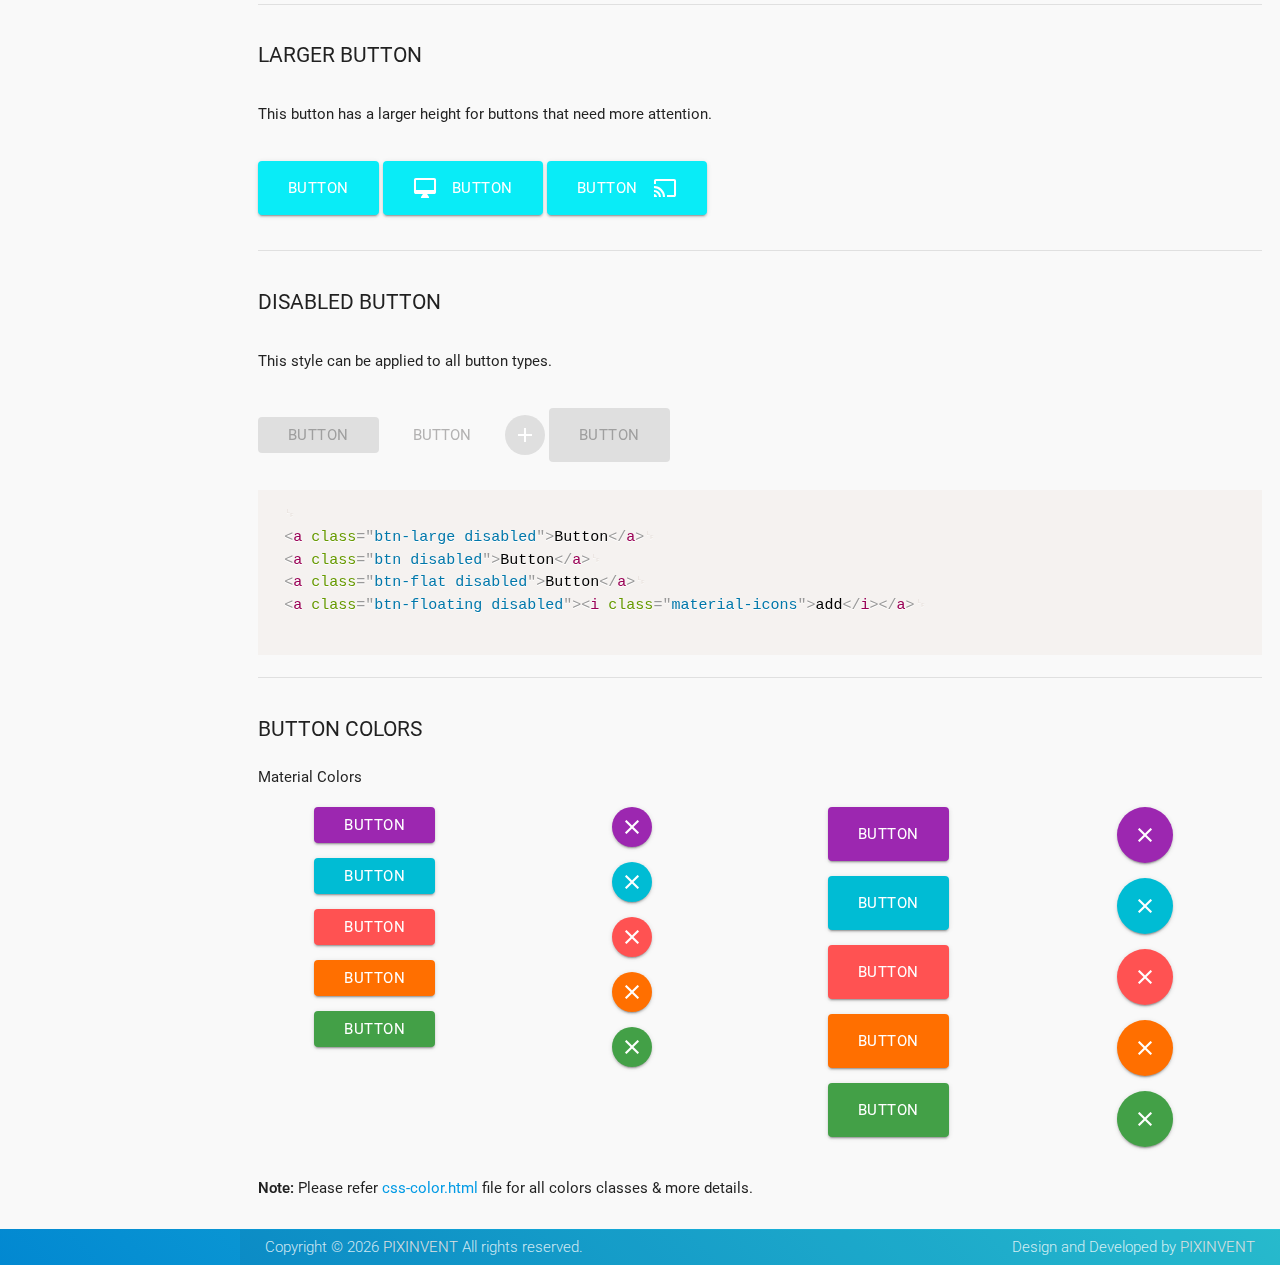
<file: web/ui-basic-buttons.html>
<!DOCTYPE html>
<html lang="en">
  <!--================================================================================
	Item Name: Materialize - Material Design Admin Template
	Version: 4.0
	Author: PIXINVENT
	Author URL: https://themeforest.net/user/pixinvent/portfolio
================================================================================ -->
  <head>
    <meta http-equiv="Content-Type" content="text/html; charset=UTF-8">
    <meta name="viewport" content="width=device-width, initial-scale=1">
    <meta http-equiv="X-UA-Compatible" content="IE=edge">
    <meta name="msapplication-tap-highlight" content="no">
    <meta name="description" content="Materialize is a Material Design Admin Template,It's modern, responsive and based on Material Design by Google. ">
    <meta name="keywords" content="materialize, admin template, dashboard template, flat admin template, responsive admin template,">
    <title>Buttons | Materialize - Material Design Admin Template</title>
    <!-- Favicons-->
    <link rel="icon" href="images/favicon/favicon-32x32.png" sizes="32x32">
    <!-- Favicons-->
    <link rel="apple-touch-icon-precomposed" href="images/favicon/apple-touch-icon-152x152.png">
    <!-- For iPhone -->
    <meta name="msapplication-TileColor" content="#00bcd4">
    <meta name="msapplication-TileImage" content="images/favicon/mstile-144x144.png">
    <!-- For Windows Phone -->
    <!-- CORE CSS-->
    <link href="css//materialize.css" type="text/css" rel="stylesheet">
    <link href="css//style.css" type="text/css" rel="stylesheet">
    <!-- Custome CSS-->
    <link href="css/custom/custom.css" type="text/css" rel="stylesheet">
    <!-- INCLUDED PLUGIN CSS ON THIS PAGE -->
    <link href="vendors/prism/prism.css" type="text/css" rel="stylesheet">
    <link href="vendors/perfect-scrollbar/perfect-scrollbar.css" type="text/css" rel="stylesheet">
    <link href="vendors/flag-icon/css/flag-icon.min.css" type="text/css" rel="stylesheet">
  </head>
  <body>
    <!-- Start Page Loading -->
    <div id="loader-wrapper">
      <div id="loader"></div>
      <div class="loader-section section-left"></div>
      <div class="loader-section section-right"></div>
    </div>
    <!-- End Page Loading -->
    <!-- //////////////////////////////////////////////////////////////////////////// -->
    <!-- START HEADER -->
    <header id="header" class="page-topbar">
      <!-- start header nav-->
      <div class="navbar-fixed">
        <nav class="navbar-color gradient-45deg-light-blue-cyan">
          <div class="nav-wrapper">
            <ul class="left">
              <li>
                <h1 class="logo-wrapper">
                  <a href="index.html" class="brand-logo darken-1">
                    <img src="images/logo/materialize-logo.png" alt="materialize logo">
                    <span class="logo-text hide-on-med-and-down">Materialize</span>
                  </a>
                </h1>
              </li>
            </ul>
            <div class="header-search-wrapper hide-on-med-and-down">
              <i class="material-icons">search</i>
              <input type="text" name="Search" class="header-search-input z-depth-2" placeholder="Explore Materialize" />
            </div>
            <ul class="right hide-on-med-and-down">
              <li>
                <a href="javascript:void(0);" class="waves-effect waves-block waves-light translation-button" data-activates="translation-dropdown">
                  <span class="flag-icon flag-icon-gb"></span>
                </a>
              </li>
              <li>
                <a href="javascript:void(0);" class="waves-effect waves-block waves-light toggle-fullscreen">
                  <i class="material-icons">settings_overscan</i>
                </a>
              </li>
              <li>
                <a href="javascript:void(0);" class="waves-effect waves-block waves-light notification-button" data-activates="notifications-dropdown">
                  <i class="material-icons">notifications_none
                    <small class="notification-badge pink accent-2">5</small>
                  </i>
                </a>
              </li>
              <li>
                <a href="javascript:void(0);" class="waves-effect waves-block waves-light profile-button" data-activates="profile-dropdown">
                  <span class="avatar-status avatar-online">
                    <img src="images/avatar/avatar-7.png" alt="avatar">
                    <i></i>
                  </span>
                </a>
              </li>
              <li>
                <a href="#" data-activates="chat-out" class="waves-effect waves-block waves-light chat-collapse">
                  <i class="material-icons">format_indent_increase</i>
                </a>
              </li>
            </ul>
            <!-- translation-button -->
            <ul id="translation-dropdown" class="dropdown-content">
              <li>
                <a href="#!" class="grey-text text-darken-1">
                  <i class="flag-icon flag-icon-gb"></i> English</a>
              </li>
              <li>
                <a href="#!" class="grey-text text-darken-1">
                  <i class="flag-icon flag-icon-fr"></i> French</a>
              </li>
              <li>
                <a href="#!" class="grey-text text-darken-1">
                  <i class="flag-icon flag-icon-cn"></i> Chinese</a>
              </li>
              <li>
                <a href="#!" class="grey-text text-darken-1">
                  <i class="flag-icon flag-icon-de"></i> German</a>
              </li>
            </ul>
            <!-- notifications-dropdown -->
            <ul id="notifications-dropdown" class="dropdown-content">
              <li>
                <h6>NOTIFICATIONS
                  <span class="new badge">5</span>
                </h6>
              </li>
              <li class="divider"></li>
              <li>
                <a href="#!" class="grey-text text-darken-2">
                  <span class="material-icons icon-bg-circle cyan small">add_shopping_cart</span> A new order has been placed!</a>
                <time class="media-meta" datetime="2015-06-12T20:50:48+08:00">2 hours ago</time>
              </li>
              <li>
                <a href="#!" class="grey-text text-darken-2">
                  <span class="material-icons icon-bg-circle red small">stars</span> Completed the task</a>
                <time class="media-meta" datetime="2015-06-12T20:50:48+08:00">3 days ago</time>
              </li>
              <li>
                <a href="#!" class="grey-text text-darken-2">
                  <span class="material-icons icon-bg-circle teal small">settings</span> Settings updated</a>
                <time class="media-meta" datetime="2015-06-12T20:50:48+08:00">4 days ago</time>
              </li>
              <li>
                <a href="#!" class="grey-text text-darken-2">
                  <span class="material-icons icon-bg-circle deep-orange small">today</span> Director meeting started</a>
                <time class="media-meta" datetime="2015-06-12T20:50:48+08:00">6 days ago</time>
              </li>
              <li>
                <a href="#!" class="grey-text text-darken-2">
                  <span class="material-icons icon-bg-circle amber small">trending_up</span> Generate monthly report</a>
                <time class="media-meta" datetime="2015-06-12T20:50:48+08:00">1 week ago</time>
              </li>
            </ul>
            <!-- profile-dropdown -->
            <ul id="profile-dropdown" class="dropdown-content">
              <li>
                <a href="#" class="grey-text text-darken-1">
                  <i class="material-icons">face</i> Profile</a>
              </li>
              <li>
                <a href="#" class="grey-text text-darken-1">
                  <i class="material-icons">settings</i> Settings</a>
              </li>
              <li>
                <a href="#" class="grey-text text-darken-1">
                  <i class="material-icons">live_help</i> Help</a>
              </li>
              <li class="divider"></li>
              <li>
                <a href="#" class="grey-text text-darken-1">
                  <i class="material-icons">lock_outline</i> Lock</a>
              </li>
              <li>
                <a href="#" class="grey-text text-darken-1">
                  <i class="material-icons">keyboard_tab</i> Logout</a>
              </li>
            </ul>
          </div>
        </nav>
      </div>
      <!-- end header nav-->
    </header>
    <!-- END HEADER -->
    <!-- //////////////////////////////////////////////////////////////////////////// -->
    <!-- START MAIN -->
    <div id="main">
      <!-- START WRAPPER -->
      <div class="wrapper">
        <!-- START LEFT SIDEBAR NAV-->
        <aside id="left-sidebar-nav">
          <ul id="slide-out" class="side-nav fixed leftside-navigation">
            <li class="user-details cyan darken-2">
              <div class="row">
                <div class="col col s4 m4 l4">
                  <img src="images/avatar/avatar-7.png" alt="" class="circle responsive-img valign profile-image cyan">
                </div>
                <div class="col col s8 m8 l8">
                  <ul id="profile-dropdown-nav" class="dropdown-content">
                    <li>
                      <a href="#" class="grey-text text-darken-1">
                        <i class="material-icons">face</i> Profile</a>
                    </li>
                    <li>
                      <a href="#" class="grey-text text-darken-1">
                        <i class="material-icons">settings</i> Settings</a>
                    </li>
                    <li>
                      <a href="#" class="grey-text text-darken-1">
                        <i class="material-icons">live_help</i> Help</a>
                    </li>
                    <li class="divider"></li>
                    <li>
                      <a href="#" class="grey-text text-darken-1">
                        <i class="material-icons">lock_outline</i> Lock</a>
                    </li>
                    <li>
                      <a href="#" class="grey-text text-darken-1">
                        <i class="material-icons">keyboard_tab</i> Logout</a>
                    </li>
                  </ul>
                  <a class="btn-flat dropdown-button waves-effect waves-light white-text profile-btn" href="#" data-activates="profile-dropdown-nav">John Doe<i class="mdi-navigation-arrow-drop-down right"></i></a>
                  <p class="user-roal">Administrator</p>
                </div>
              </div>
            </li>
            <li class="no-padding">
              <ul class="collapsible" data-collapsible="accordion">
                <li class="bold">
                  <a href="index.html" class="waves-effect waves-cyan">
                      <i class="material-icons">pie_chart_outlined</i>
                      <span class="nav-text">Dashboard</span>
                    </a>
                </li>
                <li class="bold">
                  <a href="cards-basic.html" class="waves-effect waves-cyan">
                      <i class="material-icons">cast</i>
                      <span class="nav-text">Cards</span>
                    </a>
                </li>
                <li class="bold">
                  <a href="ui-basic-buttons.html" class="waves-effect waves-cyan">
                      <i class="material-icons">insert_link</i>
                      <span class="nav-text">Buttons</span>
                    </a>
                </li>
                <li class="bold">
                  <a href="form-layouts.html" class="waves-effect waves-cyan">
                      <i class="material-icons">format_color_text</i>
                      <span class="nav-text">Forms</span>
                    </a>
                </li>
                <li class="bold">
                  <a href="css-typography.html" class="waves-effect waves-cyan">
                      <i class="material-icons">format_size</i>
                      <span class="nav-text">Typography</span>
                    </a>
                </li>
                <li class="bold">
                  <a href="css-color.html" class="waves-effect waves-cyan">
                      <i class="material-icons">invert_colors</i>
                      <span class="nav-text">Color</span>
                    </a>
                </li>
                <li class="bold">
                  <a href="table-basic.html" class="waves-effect waves-cyan">
                      <i class="material-icons">border_all</i>
                      <span class="nav-text">Table</span>
                    </a>
                </li>
                <li class="bold">
                  <a href="ui-icons.html" class="waves-effect waves-cyan">
                  <i class="material-icons">lightbulb_outline</i>
                  <span class="nav-text">Icons</span>
                </a>
                </li>
                <li>
                  <a class="btn waves-effect waves-light gradient-45deg-red-pink" href="https://pixinvent.com/materialize-material-design-admin-template/landing/" target="_blank">
                    <i class="material-icons white-text">file_upload</i>Upgrade to Pro!
                  </a>
                </li>
              </ul>
            </li>
          </ul>
          <a href="#" data-activates="slide-out" class="sidebar-collapse btn-floating btn-medium waves-effect waves-light hide-on-large-only">
            <i class="material-icons">menu</i>
          </a>
        </aside>
        <!-- END LEFT SIDEBAR NAV-->
        <!-- //////////////////////////////////////////////////////////////////////////// -->
        <!-- START CONTENT -->
        <section id="content">
          <!--breadcrumbs start-->
          <div id="breadcrumbs-wrapper">
            <!-- Search for small screen -->
            <div class="header-search-wrapper grey lighten-2 hide-on-large-only">
              <input type="text" name="Search" class="header-search-input z-depth-2" placeholder="Explore Materialize">
            </div>
            <div class="container">
              <div class="row">
                <div class="col s10 m6 l6">
                  <h5 class="breadcrumbs-title">Buttons</h5>
                  <ol class="breadcrumbs">
                    <li><a href="index.html">Dashboard</a>
                    </li>
                    <li><a href="#">UI Elements</a>
                    </li>
                    <li class="active">Buttons</li>
                  </ol>
                </div>
                <div class="col s2 m6 l6">
                  <a class="btn dropdown-settings waves-effect waves-light breadcrumbs-btn right" href="#!" data-activates="dropdown1">
                    <i class="material-icons hide-on-med-and-up">settings</i>
                    <span class="hide-on-small-onl">Settings</span>
                    <i class="material-icons right">arrow_drop_down</i>
                  </a>
                  <ul id="dropdown1" class="dropdown-content">
                    <li><a href="#!" class="grey-text text-darken-2">Access<span class="badge">1</span></a>
                    </li>
                    <li><a href="#!" class="grey-text text-darken-2">Profile<span class="new badge">2</span></a>
                    </li>
                    <li><a href="#!" class="grey-text text-darken-2">Notifications</a>
                    </li>
                  </ul>
                </div>
              </div>
            </div>
          </div>
          <!--breadcrumbs end-->
          <!--start container-->
          <div class="container">
            <p class="caption">There are 3 main button types described in material design. The raised button is a standard button that signify actions and seek to give depth to a mostly flat page. The floating circular action button is meant for very important functions. Flat buttons are usually used within elements that already have depth like cards or modals.</p>
            <div class="divider"></div>
            <!--Raised Button-->
            <div id="raised-buttons" class="section">
              <h4 class="header">Raised Button</h4>
              <div class="row">
                <div class="col s12">
                  <p>The raised button is a standard button that signify actions and seek to give depth to a mostly flat page. The floating circular action button is meant for very important functions. Flat buttons are usually used within elements that already have depth like cards or modals.</p>
                </div>
                <div class="col s12 mt-3 mb-3">
                  <a class="waves-effect waves-light  btn">button</a>
                  <a class="waves-effect waves-light  btn">
                    <i class="material-icons left">settings_backup_restore</i> button</a>
                  <a class="waves-effect waves-light  btn">
                    <i class="material-icons right">gps_fixed</i> button</a>
                </div>
                <div class="col s12">
                  <pre><code class="language-markup">
&lt;a class="waves-effect waves-light  btn">button&lt;/a>
&lt;a class="waves-effect waves-light  btn">&lt;i class="material-icons left">settings_backup_restore&lt;/i> button&lt;/a>
&lt;a class="waves-effect waves-light  btn">&lt;i class="material-icons right">gps_fixed&lt;/i> button&lt;/a>
                    </code></pre>
                </div>
              </div>
            </div>
            <!--Flat Buttton-->
            <div id="flat-button" class="section">
              <div class="row">
                <div class="col s12">
                  <h4 class="header">Flat Button</h4>
                </div>
                <div class="col s12 mt-3">
                  <a class="btn-flat waves-effect">Button</a>
                  <a class="btn-flat waves-effect">
                    <i class="material-icons left">comment</i> Button</a>
                  <a class="btn-flat waves-effect">
                    <i class="material-icons right">email</i> Button</a>
                  <a class="btn-flat dropdown-button waves-effect" href="#!" data-activates="dropdown2">Dropdown<i class="material-icons right">arrow_drop_down</i></a>
                </div>
              </div>
            </div>
            <!--Floating Buttton-->
            <div id="floating-button" class="section">
              <div class="row">
                <div class="col s12">
                  <h4 class="header">Floating Button</h4>
                </div>
                <div class="col s12 mt-3">
                  <div class="row">
                    <div class="col s12 m4 center">
                      <a class="btn-floating btn-large waves-effect waves-light ">
                        <i class="material-icons">add</i>
                      </a>
                      <a class="btn-floating waves-effect waves-light ">
                        <i class="material-icons">clear</i>
                      </a>
                      <p>Raised</p>
                    </div>
                    <div class="col s12 m4 center">
                      <a class="btn-floating btn-large btn-flat waves-effect waves-light pink accent-2 white-text">
                        <i class="material-icons">content_copy</i>
                      </a>
                      <a class="btn-floating btn-flat waves-effect waves-light pink accent-2 white-text">
                        <i class="material-icons">content_cut</i>
                      </a>
                      <p>Default</p>
                    </div>
                    <div class="col s12 m4 center">
                      <ul id="dropdown1" class="dropdown-content">
                        <li><a href="#!" class="-text">one</a>
                        </li>
                        <li><a href="#!" class="-text">two</a>
                        </li>
                        <li><a href="#!" class="-text">three</a>
                        </li>
                      </ul>
                      <a class="dropdown-button btn-floating btn-large waves-effect waves-light " href="#!" data-activates="dropdown2">
                        <i class="material-icons">vertical_align_bottom</i>
                      </a>
                      <ul id="dropdown2" class="dropdown-content">
                        <li><a href="#!" class="-text">.zip</a>
                        </li>
                        <li><a href="#!" class="-text">.tar</a>
                        </li>
                        <li><a href="#!" class="-text">.exe</a>
                        </li>
                      </ul>
                      <a class="dropdown-button btn-floating btn-flat waves-effect waves-light  pink accent-2 white-text" href="#!" data-activates="dropdown2">
                        <i class="material-icons">cloud_download</i>
                      </a>
                      <p>Dropdown</p>
                    </div>
                  </div>
                </div>
              </div>
            </div>
            <div class="divider"></div>
            <!--Submit Button-->
            <div id="submit-button" class="section">
              <h4 class="header">Submit Button</h4>
              <div class="row">
                <div class="col s12">
                  <p>When you use a button to submit a form, instead of using a input tag, use a button tag with a type submit</p>
                </div>
                <div class="col s12 mt-2 mb-2">
                  <button class="btn waves-effect waves-light " type="submit" name="action">Submit</button>
                  <button class="btn waves-effect waves-light " type="submit" name="action">Reply
                    <i class="material-icons left">reply</i>
                  </button>
                  <button class="btn waves-effect waves-light " type="submit" name="action">Send
                    <i class="material-icons right">send</i>
                  </button>
                </div>
                <div class="col s12">
                  <pre><code class="language-markup">
&lt;button class="btn waves-effect waves-light " type="submit" name="action">Submit&lt;/button>
&lt;button class="btn waves-effect waves-light " type="submit" name="action">Reply
  &lt;i class="material-icons left">reply&lt;/i>
&lt;/button>
&lt;button class="btn waves-effect waves-light " type="submit" name="action">Send
  &lt;i class="material-icons right">send&lt;/i>
&lt;/button>
                      </code></pre>
                </div>
              </div>
            </div>
            <!--Larger Button Size-->
            <div class="divider"></div>
            <div id="larger-button" class="section">
              <h4 class="header">Larger Button</h4>
              <div class="row">
                <div class="col s12">
                  <p>This button has a larger height for buttons that need more attention.</p>
                </div>
                <div class="col s12 mt-2 mb-2">
                  <a class="waves-effect waves-light btn-large ">Button</a>
                  <a class="waves-effect waves-light btn-large ">
                    <i class="material-icons left">desktop_mac</i> button</a>
                  <a class="waves-effect waves-light btn-large ">
                    <i class="material-icons right">cast</i> button</a>
                </div>
              </div>
            </div>
            <div class="divider"></div>
            <!--Disabled Button Size-->
            <div id="disabled-button" class="section">
              <h4 class="header">Disabled Button</h4>
              <div class="row">
                <div class="col s12">
                  <p>This style can be applied to all button types.</p>
                </div>
                <div class="col s12 mt-2 mb-2">
                  <a class="btn disabled">Button</a>
                  <a class="btn-flat disabled">Button</a>
                  <a class="btn-floating disabled">
                    <i class="material-icons">add</i>
                  </a>
                  <a class="btn-large disabled">Button</a>
                </div>
                <div class="col s12">
                  <pre><code class="language-markup col s12">
&lt;a class="btn-large disabled">Button&lt;/a>
&lt;a class="btn disabled">Button&lt;/a>
&lt;a class="btn-flat disabled">Button&lt;/a>
&lt;a class="btn-floating disabled">&lt;i class="material-icons">add&lt;/i>&lt;/a>
        </code></pre>
                </div>
              </div>
            </div>
            <div class="divider"></div>
            <!--Button colors-->
            <div id="button-colors" class="section">
              <div class="row">
                <div class="col s12">
                  <h4 class="header">Button Colors</h4>
                </div>
                <div class="col s12">
                  <h6>Material Colors</h6>
                  <div class="row">
                    <div class="col s12 m3 l3 center">
                      <p><a class="btn waves-effect waves-light purple lightrn-1">button</a></p>
                      <p><a class="btn waves-effect waves-light cyan">button</a></p>
                      <p><a class="btn waves-effect waves-light red accent-2">button</a></p>
                      <p><a class="btn waves-effect waves-light amber darken-4">button</a></p>
                      <p><a class="btn waves-effect waves-light green darken-1">button</a></p>
                    </div>
                    <div class="col s12 m3 l3 center">
                      <p>
                        <a class="btn-floating waves-effect waves-light purple lightrn-1">
                          <i class="material-icons">clear</i>
                        </a>
                      </p>
                      <p>
                        <a class="btn-floating waves-effect waves-light cyan">
                          <i class="material-icons">clear</i>
                        </a>
                      </p>
                      <p>
                        <a class="btn-floating waves-effect waves-light red accent-2">
                          <i class="material-icons">clear</i>
                        </a>
                      </p>
                      <p>
                        <a class="btn-floating waves-effect waves-light amber darken-4">
                          <i class="material-icons">clear</i>
                        </a>
                      </p>
                      <p>
                        <a class="btn-floating waves-effect waves-light green darken-1">
                          <i class="material-icons">clear</i>
                        </a>
                      </p>
                    </div>
                    <div class="col s12 m3 l3 center">
                      <p><a class="btn btn-large waves-effect waves-light purple lightrn-1">button</a></p>
                      <p><a class="btn btn-large waves-effect waves-light cyan">button</a></p>
                      <p><a class="btn btn-large waves-effect waves-light red accent-2">button</a></p>
                      <p><a class="btn btn-large waves-effect waves-light amber darken-4">button</a></p>
                      <p><a class="btn btn-large waves-effect waves-light green darken-1">button</a></p>
                    </div>
                    <div class="col s12 m3 l3 center">
                      <p>
                        <a class="btn-floating btn-large waves-effect waves-light purple lightrn-1">
                          <i class="material-icons">clear</i>
                        </a>
                      </p>
                      <p>
                        <a class="btn-floating btn-large waves-effect waves-light cyan">
                          <i class="material-icons">clear</i>
                        </a>
                      </p>
                      <p>
                        <a class="btn-floating btn-large waves-effect waves-light red accent-2">
                          <i class="material-icons">clear</i>
                        </a>
                      </p>
                      <p>
                        <a class="btn-floating btn-large waves-effect waves-light amber darken-4">
                          <i class="material-icons">clear</i>
                        </a>
                      </p>
                      <p>
                        <a class="btn-floating btn-large waves-effect waves-light green darken-1">
                          <i class="material-icons">clear</i>
                        </a>
                      </p>
                    </div>
                    <div class="col s12">
                      <p>
                        <span class="font-weight-600">Note:</span> Please refer <a href="css-color.html" target="_blank">css-color.html</a> file for all colors classes & more details.</p>
                    </div>
                  </div>
                </div>
              </div>
            </div>
          </div>
          <!--end container-->
        </section>
        <!-- END CONTENT -->
        <!-- //////////////////////////////////////////////////////////////////////////// -->
        <!-- START RIGHT SIDEBAR NAV-->
        <aside id="right-sidebar-nav">
          <ul id="chat-out" class="side-nav rightside-navigation">
            <li class="li-hover">
              <div class="row">
                <div class="col s12 border-bottom-1 mt-5">
                  <ul class="tabs">
                    <li class="tab col s4">
                      <a href="#activity" class="active">
                        <span class="material-icons">graphic_eq</span>
                      </a>
                    </li>
                    <li class="tab col s4">
                      <a href="#chatapp">
                        <span class="material-icons">face</span>
                      </a>
                    </li>
                    <li class="tab col s4">
                      <a href="#settings">
                        <span class="material-icons">settings</span>
                      </a>
                    </li>
                  </ul>
                </div>
                <div id="settings" class="col s12">
                  <h6 class="mt-5 mb-3 ml-3">GENERAL SETTINGS</h6>
                  <ul class="collection border-none">
                    <li class="collection-item border-none">
                      <div class="m-0">
                        <span class="font-weight-600">Notifications</span>
                        <div class="switch right">
                          <label>
                            <input checked type="checkbox">
                            <span class="lever"></span>
                          </label>
                        </div>
                      </div>
                      <p>Use checkboxes when looking for yes or no answers.</p>
                    </li>
                    <li class="collection-item border-none">
                      <div class="m-0">
                        <span class="font-weight-600">Show recent activity</span>
                        <div class="switch right">
                          <label>
                            <input checked type="checkbox">
                            <span class="lever"></span>
                          </label>
                        </div>
                      </div>
                      <p>The for attribute is necessary to bind our custom checkbox with the input.</p>
                    </li>
                    <li class="collection-item border-none">
                      <div class="m-0">
                        <span class="font-weight-600">Notifications</span>
                        <div class="switch right">
                          <label>
                            <input type="checkbox">
                            <span class="lever"></span>
                          </label>
                        </div>
                      </div>
                      <p>Use checkboxes when looking for yes or no answers.</p>
                    </li>
                    <li class="collection-item border-none">
                      <div class="m-0">
                        <span class="font-weight-600">Show recent activity</span>
                        <div class="switch right">
                          <label>
                            <input type="checkbox">
                            <span class="lever"></span>
                          </label>
                        </div>
                      </div>
                      <p>The for attribute is necessary to bind our custom checkbox with the input.</p>
                    </li>
                    <li class="collection-item border-none">
                      <div class="m-0">
                        <span class="font-weight-600">Show your emails</span>
                        <div class="switch right">
                          <label>
                            <input type="checkbox">
                            <span class="lever"></span>
                          </label>
                        </div>
                      </div>
                      <p>Use checkboxes when looking for yes or no answers.</p>
                    </li>
                    <li class="collection-item border-none">
                      <div class="m-0">
                        <span class="font-weight-600">Show Task statistics</span>
                        <div class="switch right">
                          <label>
                            <input type="checkbox">
                            <span class="lever"></span>
                          </label>
                        </div>
                      </div>
                      <p>The for attribute is necessary to bind our custom checkbox with the input.</p>
                    </li>
                  </ul>
                </div>
                <div id="chatapp" class="col s12">
                  <div class="collection border-none">
                    <a href="#!" class="collection-item avatar border-none">
                      <img src="images/avatar/avatar-1.png" alt="" class="circle cyan">
                      <span class="line-height-0">Elizabeth Elliott </span>
                      <span class="medium-small right blue-grey-text text-lighten-3">5.00 AM</span>
                      <p class="medium-small blue-grey-text text-lighten-3">Thank you </p>
                    </a>
                    <a href="#!" class="collection-item avatar border-none">
                      <img src="images/avatar/avatar-2.png" alt="" class="circle deep-orange accent-2">
                      <span class="line-height-0">Mary Adams </span>
                      <span class="medium-small right blue-grey-text text-lighten-3">4.14 AM</span>
                      <p class="medium-small blue-grey-text text-lighten-3">Hello Boo </p>
                    </a>
                    <a href="#!" class="collection-item avatar border-none">
                      <img src="images/avatar/avatar-3.png" alt="" class="circle teal accent-4">
                      <span class="line-height-0">Caleb Richards </span>
                      <span class="medium-small right blue-grey-text text-lighten-3">9.00 PM</span>
                      <p class="medium-small blue-grey-text text-lighten-3">Keny ! </p>
                    </a>
                    <a href="#!" class="collection-item avatar border-none">
                      <img src="images/avatar/avatar-4.png" alt="" class="circle cyan">
                      <span class="line-height-0">June Lane </span>
                      <span class="medium-small right blue-grey-text text-lighten-3">4.14 AM</span>
                      <p class="medium-small blue-grey-text text-lighten-3">Ohh God </p>
                    </a>
                    <a href="#!" class="collection-item avatar border-none">
                      <img src="images/avatar/avatar-5.png" alt="" class="circle red accent-2">
                      <span class="line-height-0">Edward Fletcher </span>
                      <span class="medium-small right blue-grey-text text-lighten-3">5.15 PM</span>
                      <p class="medium-small blue-grey-text text-lighten-3">Love you </p>
                    </a>
                    <a href="#!" class="collection-item avatar border-none">
                      <img src="images/avatar/avatar-6.png" alt="" class="circle deep-orange accent-2">
                      <span class="line-height-0">Crystal Bates </span>
                      <span class="medium-small right blue-grey-text text-lighten-3">8.00 AM</span>
                      <p class="medium-small blue-grey-text text-lighten-3">Can we </p>
                    </a>
                    <a href="#!" class="collection-item avatar border-none">
                      <img src="images/avatar/avatar-7.png" alt="" class="circle cyan">
                      <span class="line-height-0">Nathan Watts </span>
                      <span class="medium-small right blue-grey-text text-lighten-3">9.53 PM</span>
                      <p class="medium-small blue-grey-text text-lighten-3">Great! </p>
                    </a>
                    <a href="#!" class="collection-item avatar border-none">
                      <img src="images/avatar/avatar-8.png" alt="" class="circle red accent-2">
                      <span class="line-height-0">Willard Wood </span>
                      <span class="medium-small right blue-grey-text text-lighten-3">4.20 AM</span>
                      <p class="medium-small blue-grey-text text-lighten-3">Do it </p>
                    </a>
                    <a href="#!" class="collection-item avatar border-none">
                      <img src="images/avatar/avatar-9.png" alt="" class="circle teal accent-4">
                      <span class="line-height-0">Ronnie Ellis </span>
                      <span class="medium-small right blue-grey-text text-lighten-3">5.30 PM</span>
                      <p class="medium-small blue-grey-text text-lighten-3">Got that </p>
                    </a>
                    <a href="#!" class="collection-item avatar border-none">
                      <img src="images/avatar/avatar-1.png" alt="" class="circle cyan">
                      <span class="line-height-0">Gwendolyn Wood </span>
                      <span class="medium-small right blue-grey-text text-lighten-3">4.34 AM</span>
                      <p class="medium-small blue-grey-text text-lighten-3">Like you </p>
                    </a>
                    <a href="#!" class="collection-item avatar border-none">
                      <img src="images/avatar/avatar-2.png" alt="" class="circle red accent-2">
                      <span class="line-height-0">Daniel Russell </span>
                      <span class="medium-small right blue-grey-text text-lighten-3">12.00 AM</span>
                      <p class="medium-small blue-grey-text text-lighten-3">Thank you </p>
                    </a>
                    <a href="#!" class="collection-item avatar border-none">
                      <img src="images/avatar/avatar-3.png" alt="" class="circle teal accent-4">
                      <span class="line-height-0">Sarah Graves </span>
                      <span class="medium-small right blue-grey-text text-lighten-3">11.14 PM</span>
                      <p class="medium-small blue-grey-text text-lighten-3">Okay you </p>
                    </a>
                    <a href="#!" class="collection-item avatar border-none">
                      <img src="images/avatar/avatar-4.png" alt="" class="circle red accent-2">
                      <span class="line-height-0">Andrew Hoffman </span>
                      <span class="medium-small right blue-grey-text text-lighten-3">7.30 PM</span>
                      <p class="medium-small blue-grey-text text-lighten-3">Can do </p>
                    </a>
                    <a href="#!" class="collection-item avatar border-none">
                      <img src="images/avatar/avatar-5.png" alt="" class="circle cyan">
                      <span class="line-height-0">Camila Lynch </span>
                      <span class="medium-small right blue-grey-text text-lighten-3">2.00 PM</span>
                      <p class="medium-small blue-grey-text text-lighten-3">Leave it </p>
                    </a>
                  </div>
                </div>
                <div id="activity" class="col s12">
                  <h6 class="mt-5 mb-3 ml-3">RECENT ACTIVITY</h6>
                  <div class="activity">
                    <div class="col s3 mt-2 center-align recent-activity-list-icon">
                      <i class="material-icons white-text icon-bg-color deep-purple lighten-2">add_shopping_cart</i>
                    </div>
                    <div class="col s9 recent-activity-list-text">
                      <a href="#" class="deep-purple-text medium-small">just now</a>
                      <p class="mt-0 mb-2 fixed-line-height font-weight-300 medium-small">Jim Doe Purchased new equipments for zonal office.</p>
                    </div>
                    <div class="recent-activity-list chat-out-list row mb-0">
                      <div class="col s3 mt-2 center-align recent-activity-list-icon">
                        <i class="material-icons white-text icon-bg-color cyan lighten-2">airplanemode_active</i>
                      </div>
                      <div class="col s9 recent-activity-list-text">
                        <a href="#" class="cyan-text medium-small">Yesterday</a>
                        <p class="mt-0 mb-2 fixed-line-height font-weight-300 medium-small">Your Next flight for USA will be on 15th August 2015.</p>
                      </div>
                    </div>
                    <div class="recent-activity-list chat-out-list row mb-0">
                      <div class="col s3 mt-2 center-align recent-activity-list-icon medium-small">
                        <i class="material-icons white-text icon-bg-color green lighten-2">settings_voice</i>
                      </div>
                      <div class="col s9 recent-activity-list-text">
                        <a href="#" class="green-text medium-small">5 Days Ago</a>
                        <p class="mt-0 mb-2 fixed-line-height font-weight-300 medium-small">Natalya Parker Send you a voice mail for next conference.</p>
                      </div>
                    </div>
                    <div class="recent-activity-list chat-out-list row mb-0">
                      <div class="col s3 mt-2 center-align recent-activity-list-icon">
                        <i class="material-icons white-text icon-bg-color amber lighten-2">store</i>
                      </div>
                      <div class="col s9 recent-activity-list-text">
                        <a href="#" class="amber-text medium-small">1 Week Ago</a>
                        <p class="mt-0 mb-2 fixed-line-height font-weight-300 medium-small">Jessy Jay open a new store at S.G Road.</p>
                      </div>
                    </div>
                    <div class="recent-activity-list row">
                      <div class="col s3 mt-2 center-align recent-activity-list-icon">
                        <i class="material-icons white-text icon-bg-color deep-orange lighten-2">settings_voice</i>
                      </div>
                      <div class="col s9 recent-activity-list-text">
                        <a href="#" class="deep-orange-text medium-small">2 Week Ago</a>
                        <p class="mt-0 mb-2 fixed-line-height font-weight-300 medium-small">voice mail for conference.</p>
                      </div>
                    </div>
                    <div class="recent-activity-list chat-out-list row mb-0">
                      <div class="col s3 mt-2 center-align recent-activity-list-icon medium-small">
                        <i class="material-icons white-text icon-bg-color brown lighten-2">settings_voice</i>
                      </div>
                      <div class="col s9 recent-activity-list-text">
                        <a href="#" class="brown-text medium-small">1 Month Ago</a>
                        <p class="mt-0 mb-2 fixed-line-height font-weight-300 medium-small">Natalya Parker Send you a voice mail for next conference.</p>
                      </div>
                    </div>
                    <div class="recent-activity-list chat-out-list row mb-0">
                      <div class="col s3 mt-2 center-align recent-activity-list-icon">
                        <i class="material-icons white-text icon-bg-color deep-purple lighten-2">store</i>
                      </div>
                      <div class="col s9 recent-activity-list-text">
                        <a href="#" class="deep-purple-text medium-small">3 Month Ago</a>
                        <p class="mt-0 mb-2 fixed-line-height font-weight-300 medium-small">Jessy Jay open a new store at S.G Road.</p>
                      </div>
                    </div>
                    <div class="recent-activity-list row">
                      <div class="col s3 mt-2 center-align recent-activity-list-icon">
                        <i class="material-icons white-text icon-bg-color grey lighten-2">settings_voice</i>
                      </div>
                      <div class="col s9 recent-activity-list-text">
                        <a href="#" class="grey-text medium-small">1 Year Ago</a>
                        <p class="mt-0 mb-2 fixed-line-height font-weight-300 medium-small">voice mail for conference.</p>
                      </div>
                    </div>
                  </div>
                </div>
              </div>
            </li>
          </ul>
        </aside>
        <!-- END RIGHT SIDEBAR NAV-->
      </div>
      <!-- END WRAPPER -->
    </div>
    <!-- END MAIN -->
    <!-- //////////////////////////////////////////////////////////////////////////// -->
    <!-- START FOOTER -->
    <footer class="page-footer gradient-45deg-light-blue-cyan">
      <div class="footer-copyright">
        <div class="container">
          <span>Copyright ©
            <script type="text/javascript">
              document.write(new Date().getFullYear());
            </script> <a class="grey-text text-lighten-2" href="http://themeforest.net/user/pixinvent/portfolio?ref=pixinvent" target="_blank">PIXINVENT</a> All rights reserved.</span>
          <span class="right hide-on-small-only"> Design and Developed by <a class="grey-text text-lighten-2" href="https://pixinvent.com/">PIXINVENT</a></span>
        </div>
      </div>
    </footer>
    <!-- END FOOTER -->
    <!-- ================================================
    Scripts
    ================================================ -->
    <!-- jQuery Library -->
    <script type="text/javascript" src="vendors/jquery-3.2.1.min.js"></script>
    <!--materialize js-->
    <script type="text/javascript" src="js/materialize.min.js"></script>
    <!--prism-->
    <script type="text/javascript" src="vendors/prism/prism.js"></script>
    <!--scrollbar-->
    <script type="text/javascript" src="vendors/perfect-scrollbar/perfect-scrollbar.min.js"></script>
    <!--plugins.js - Some Specific JS codes for Plugin Settings-->
    <script type="text/javascript" src="js/plugins.js"></script>
    <!--custom-script.js - Add your own theme custom JS-->
    <script type="text/javascript" src="js/custom-script.js"></script>
  </body>
</html>
</file>
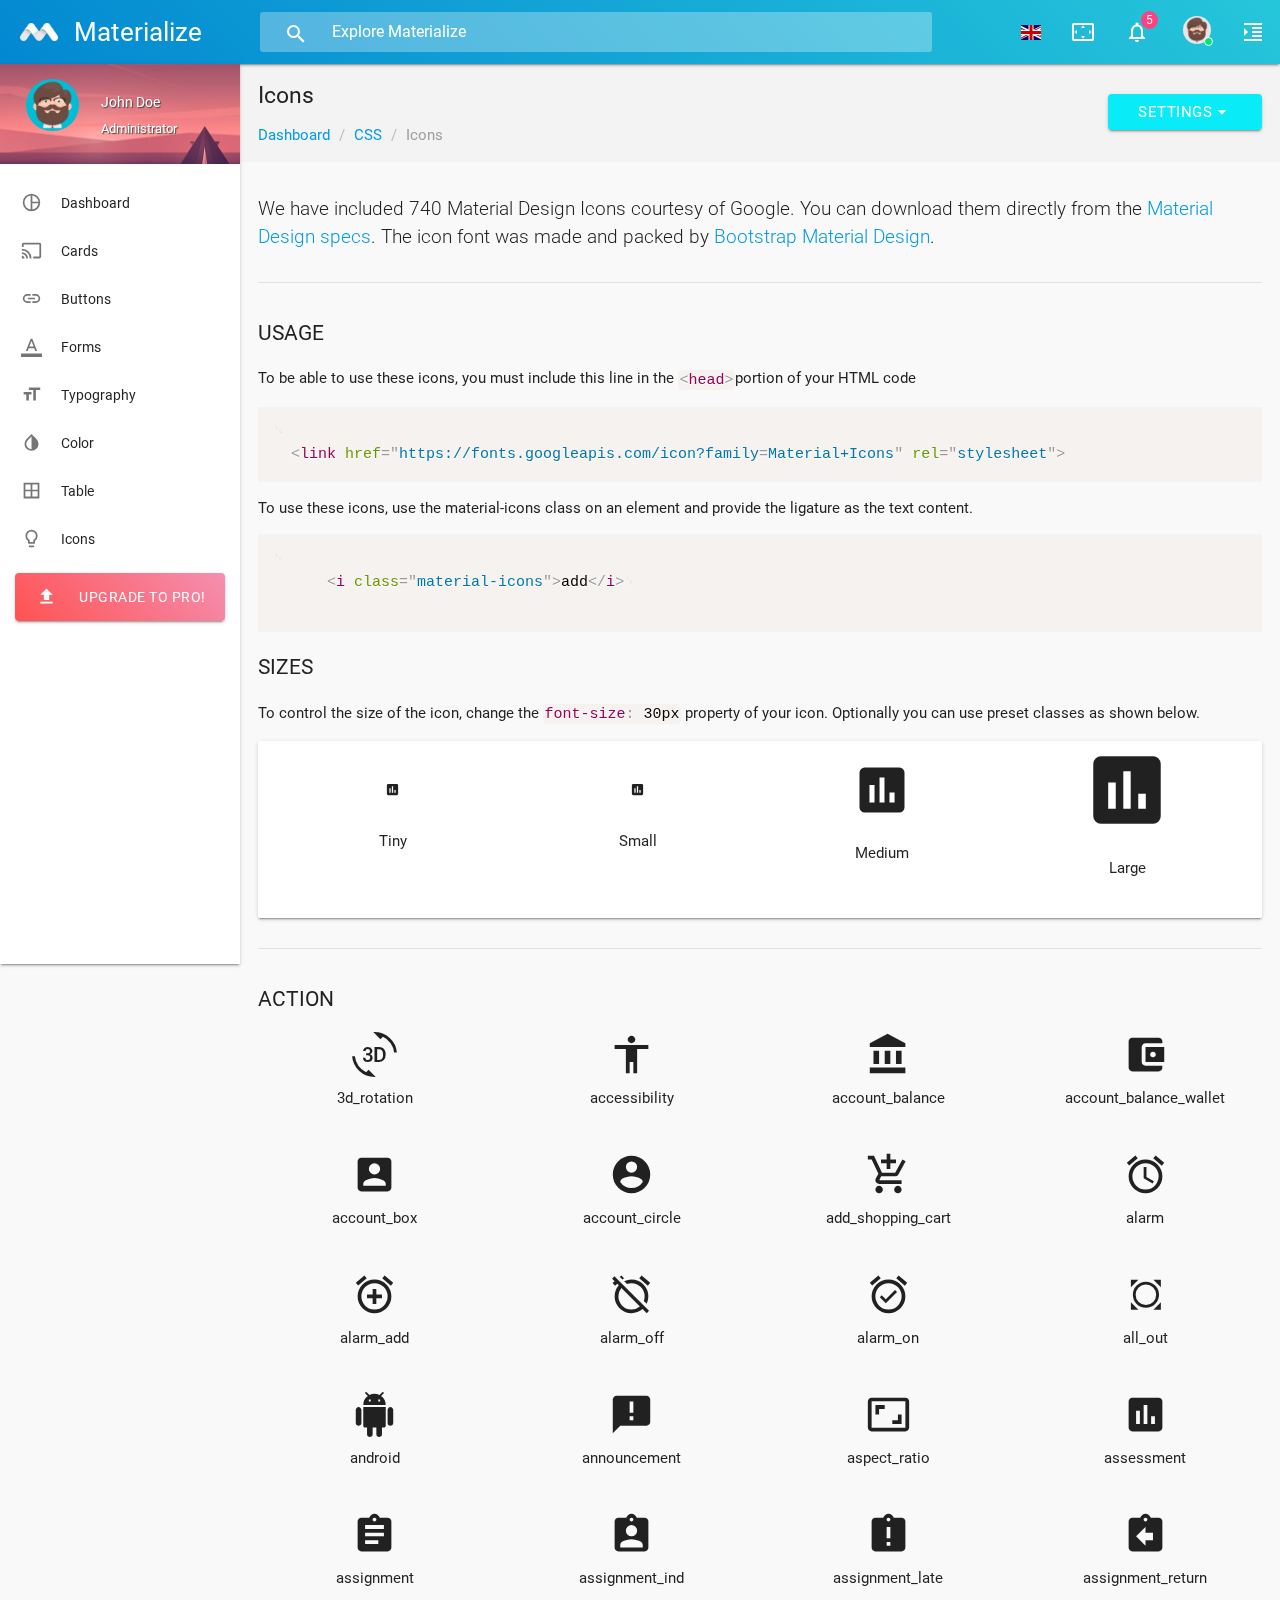
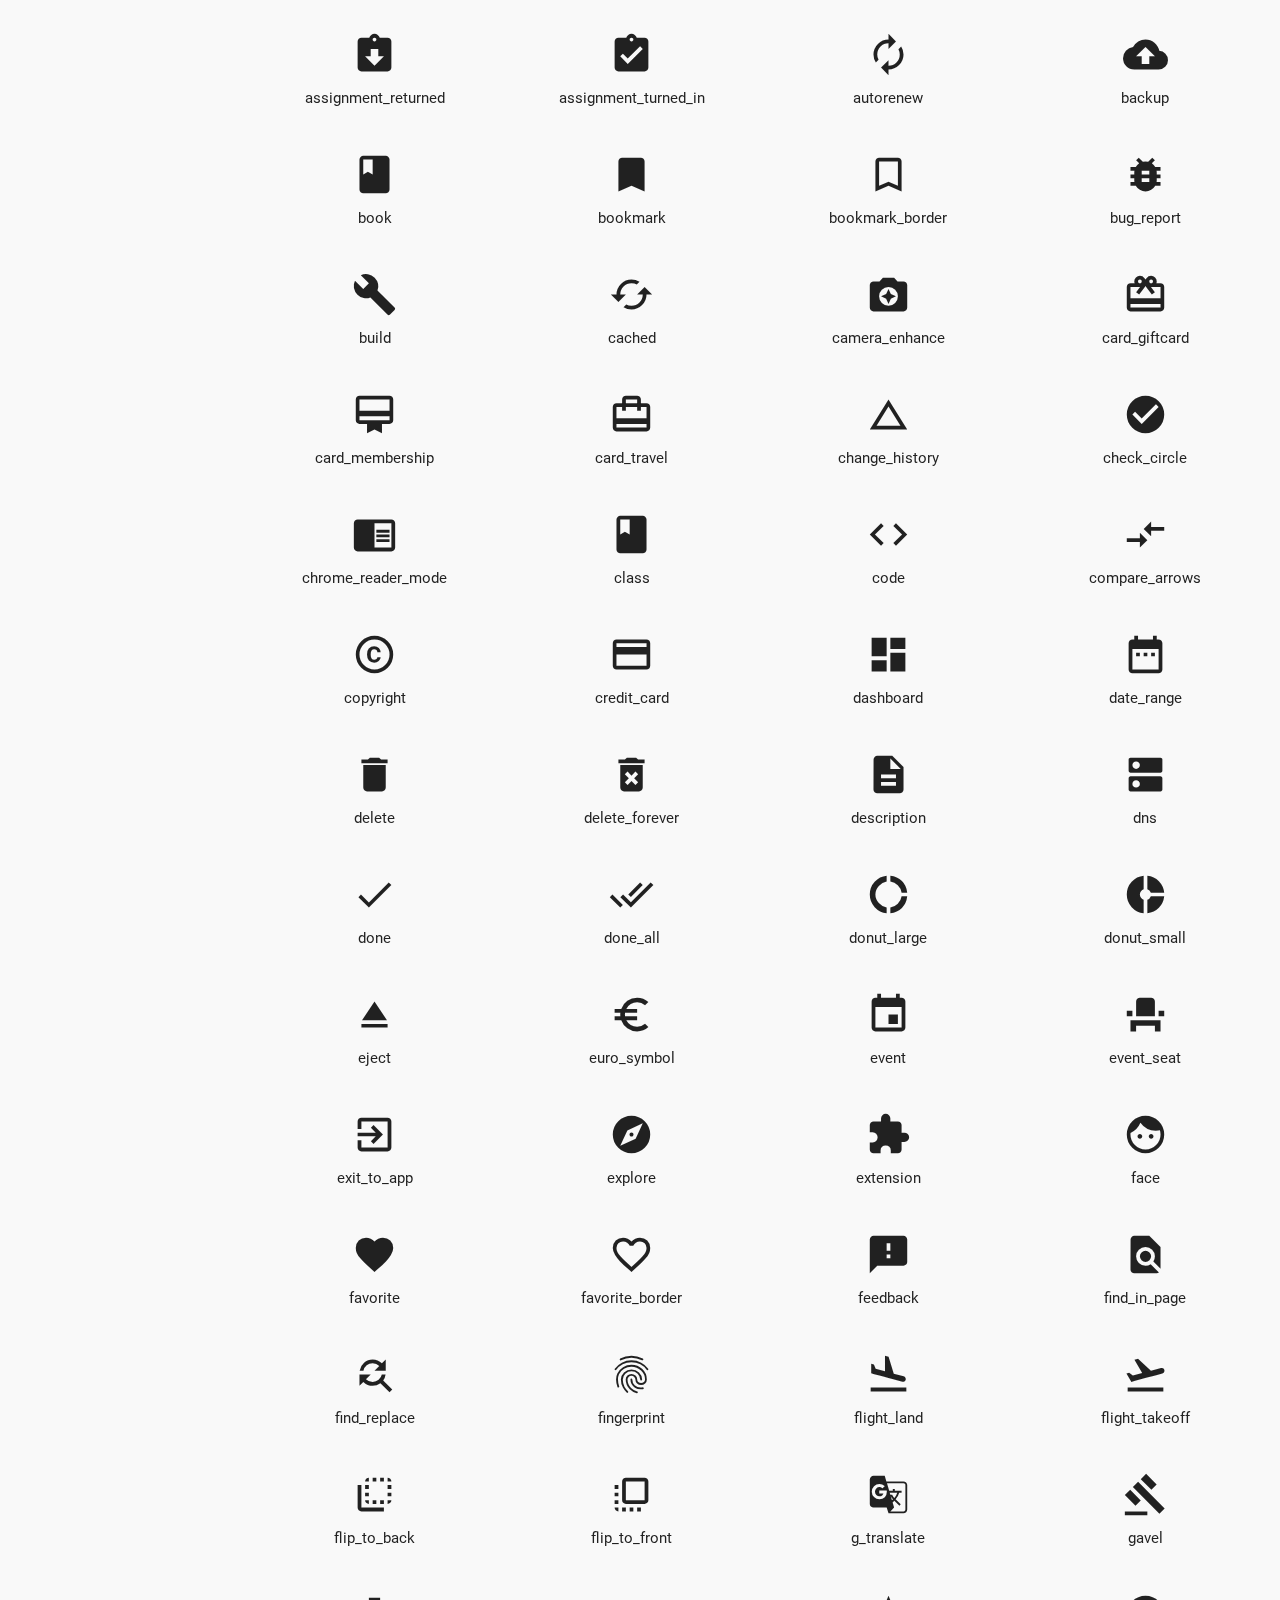
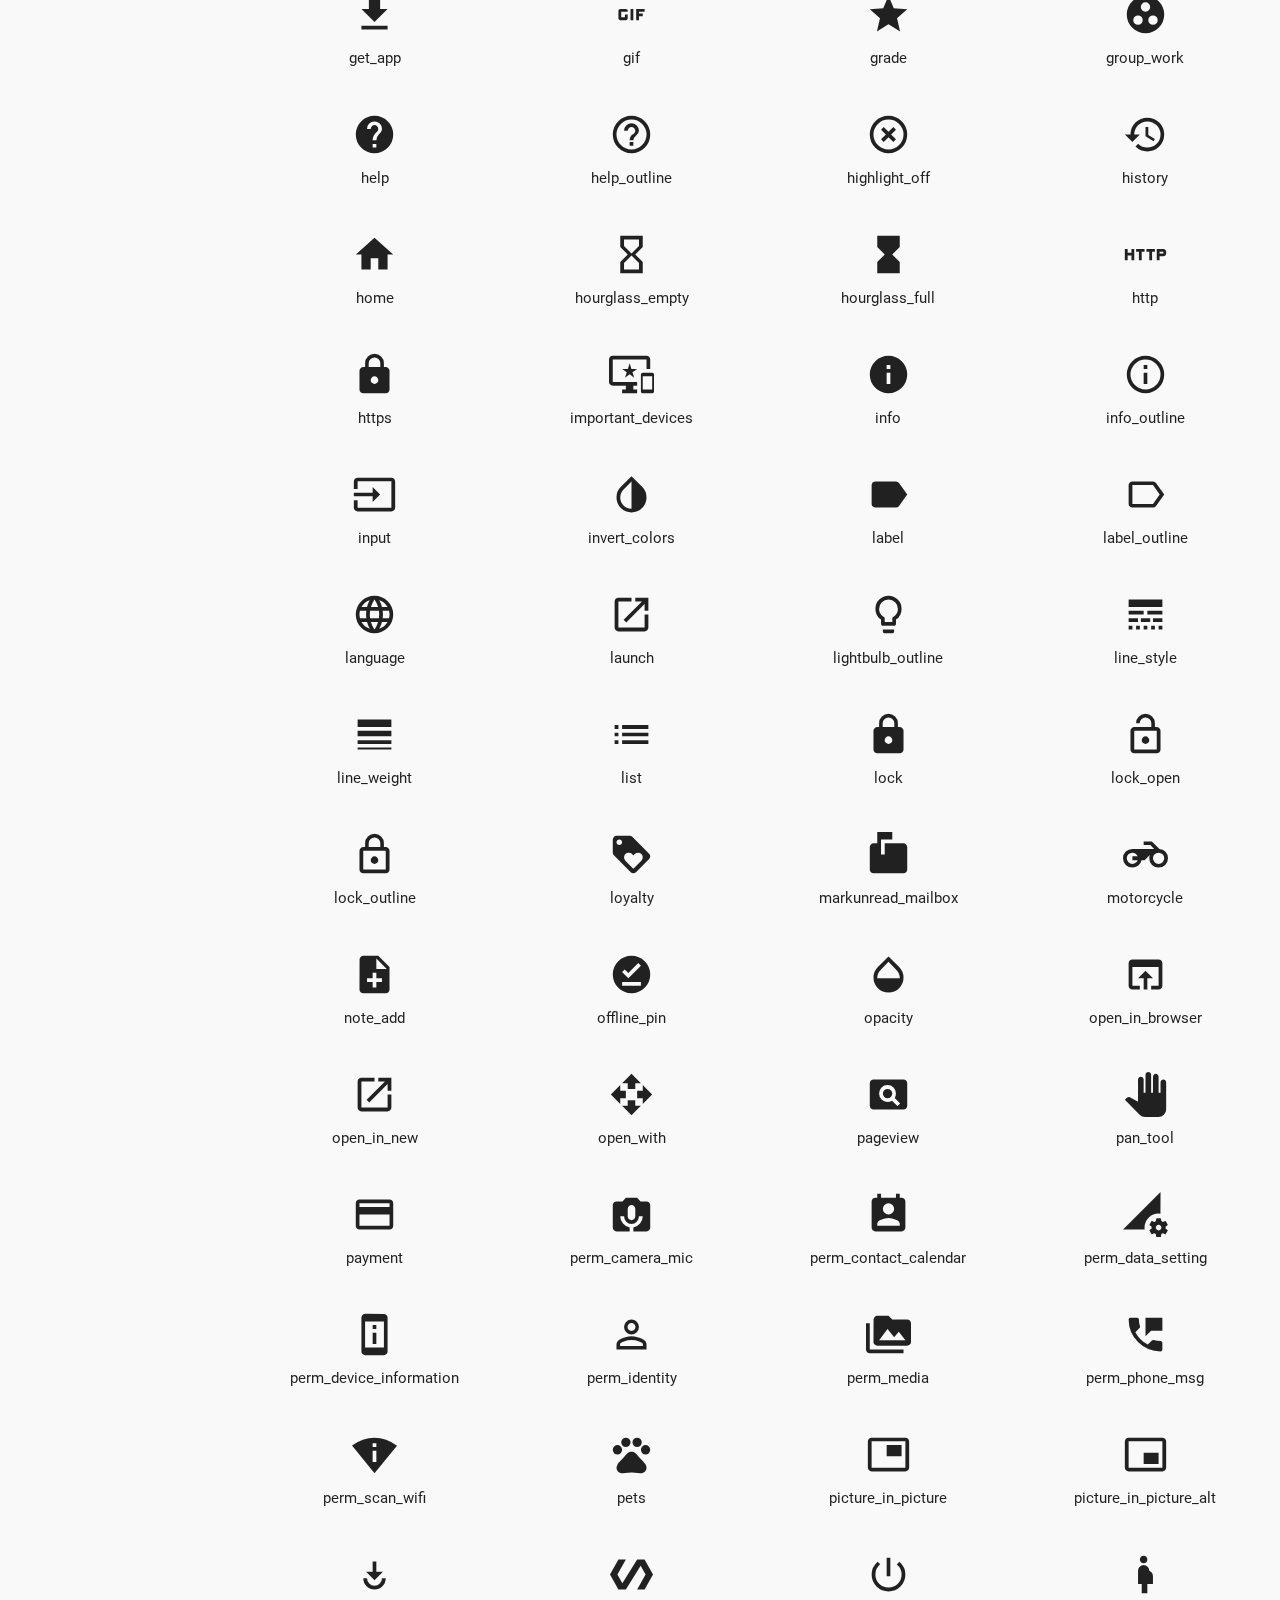
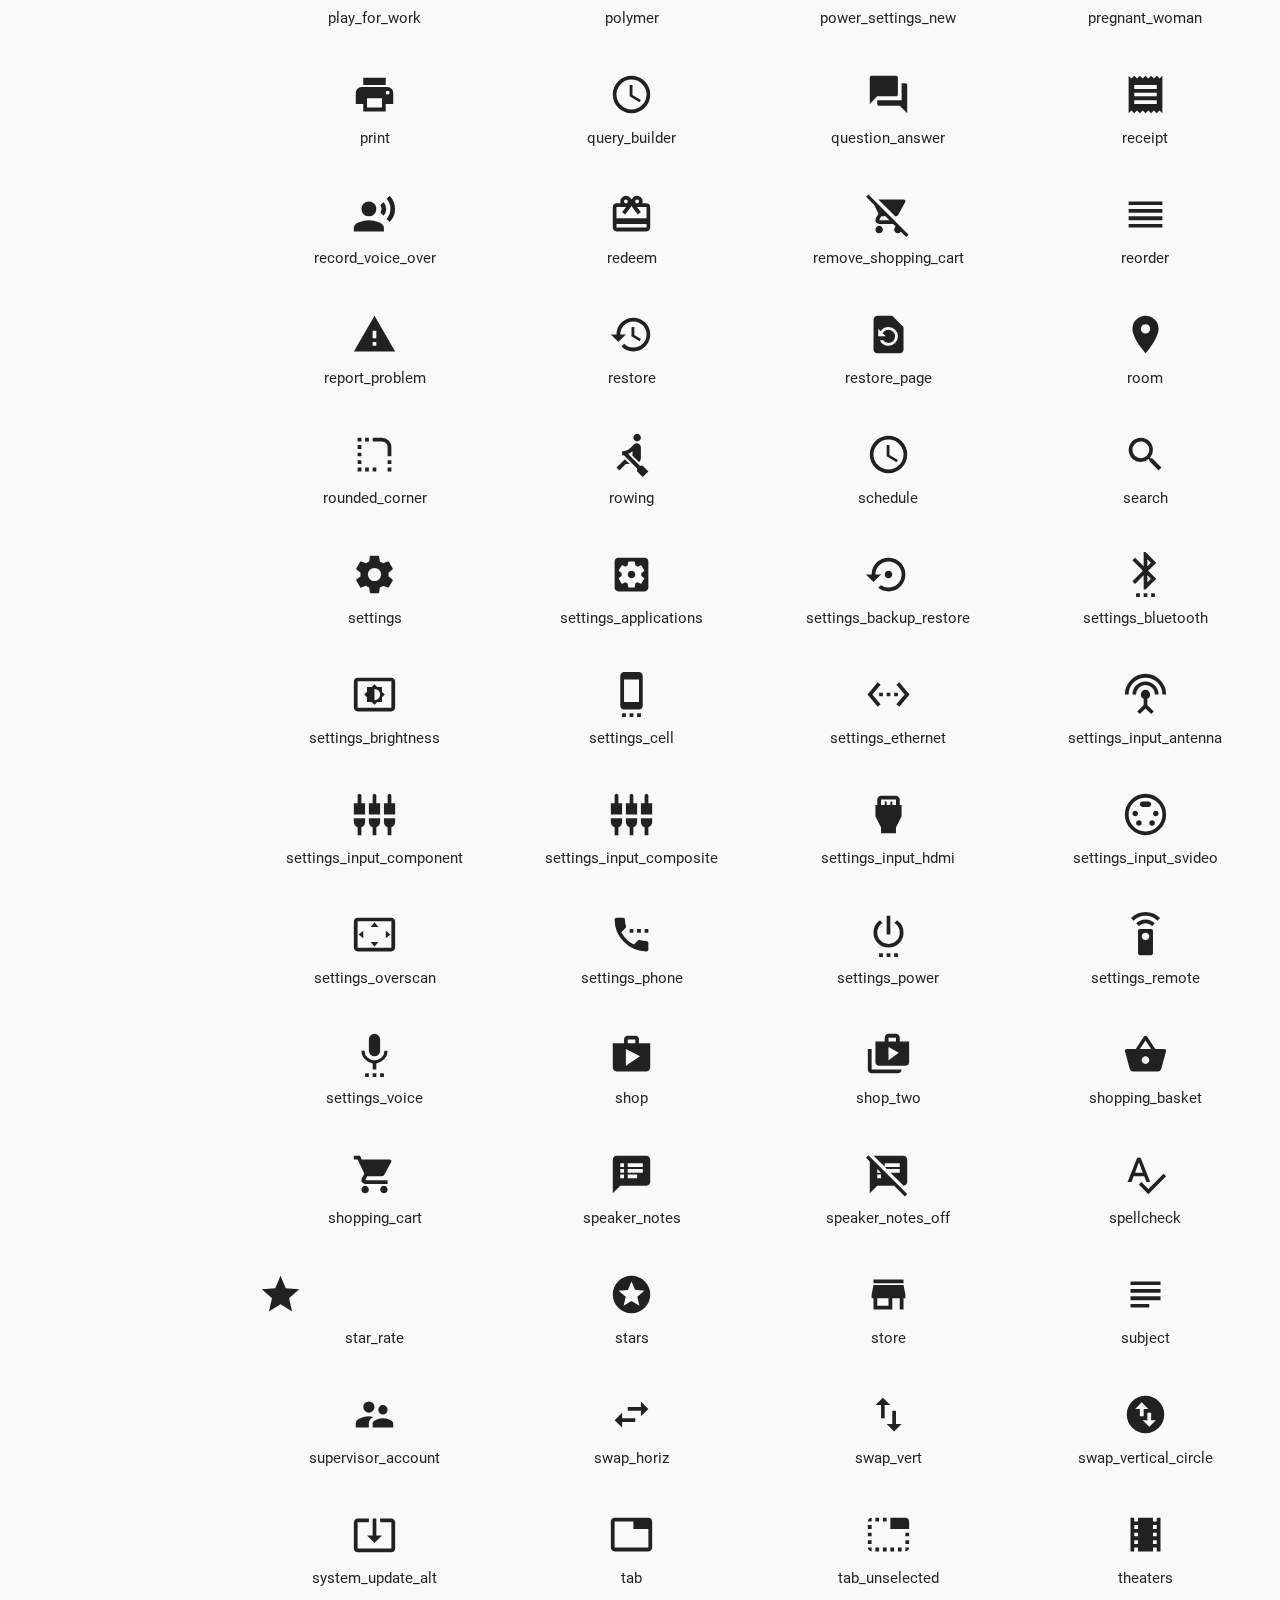
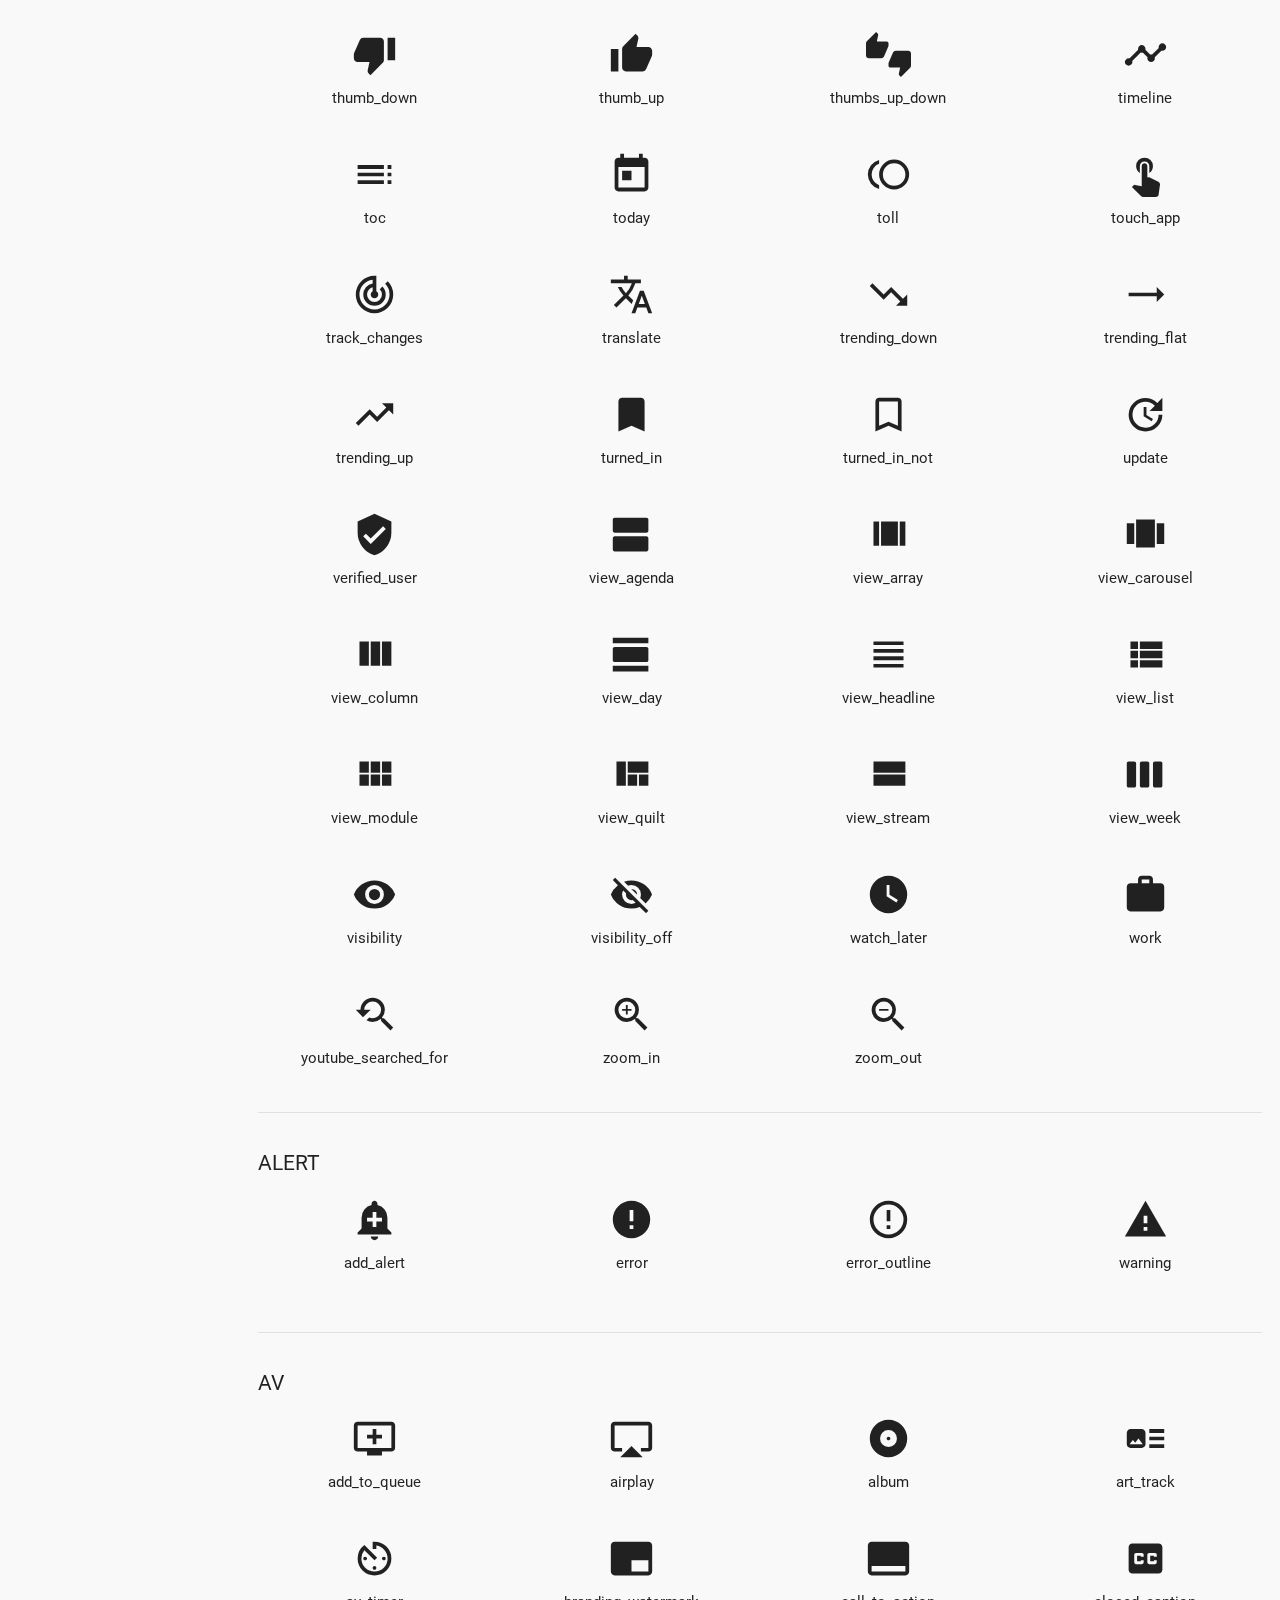
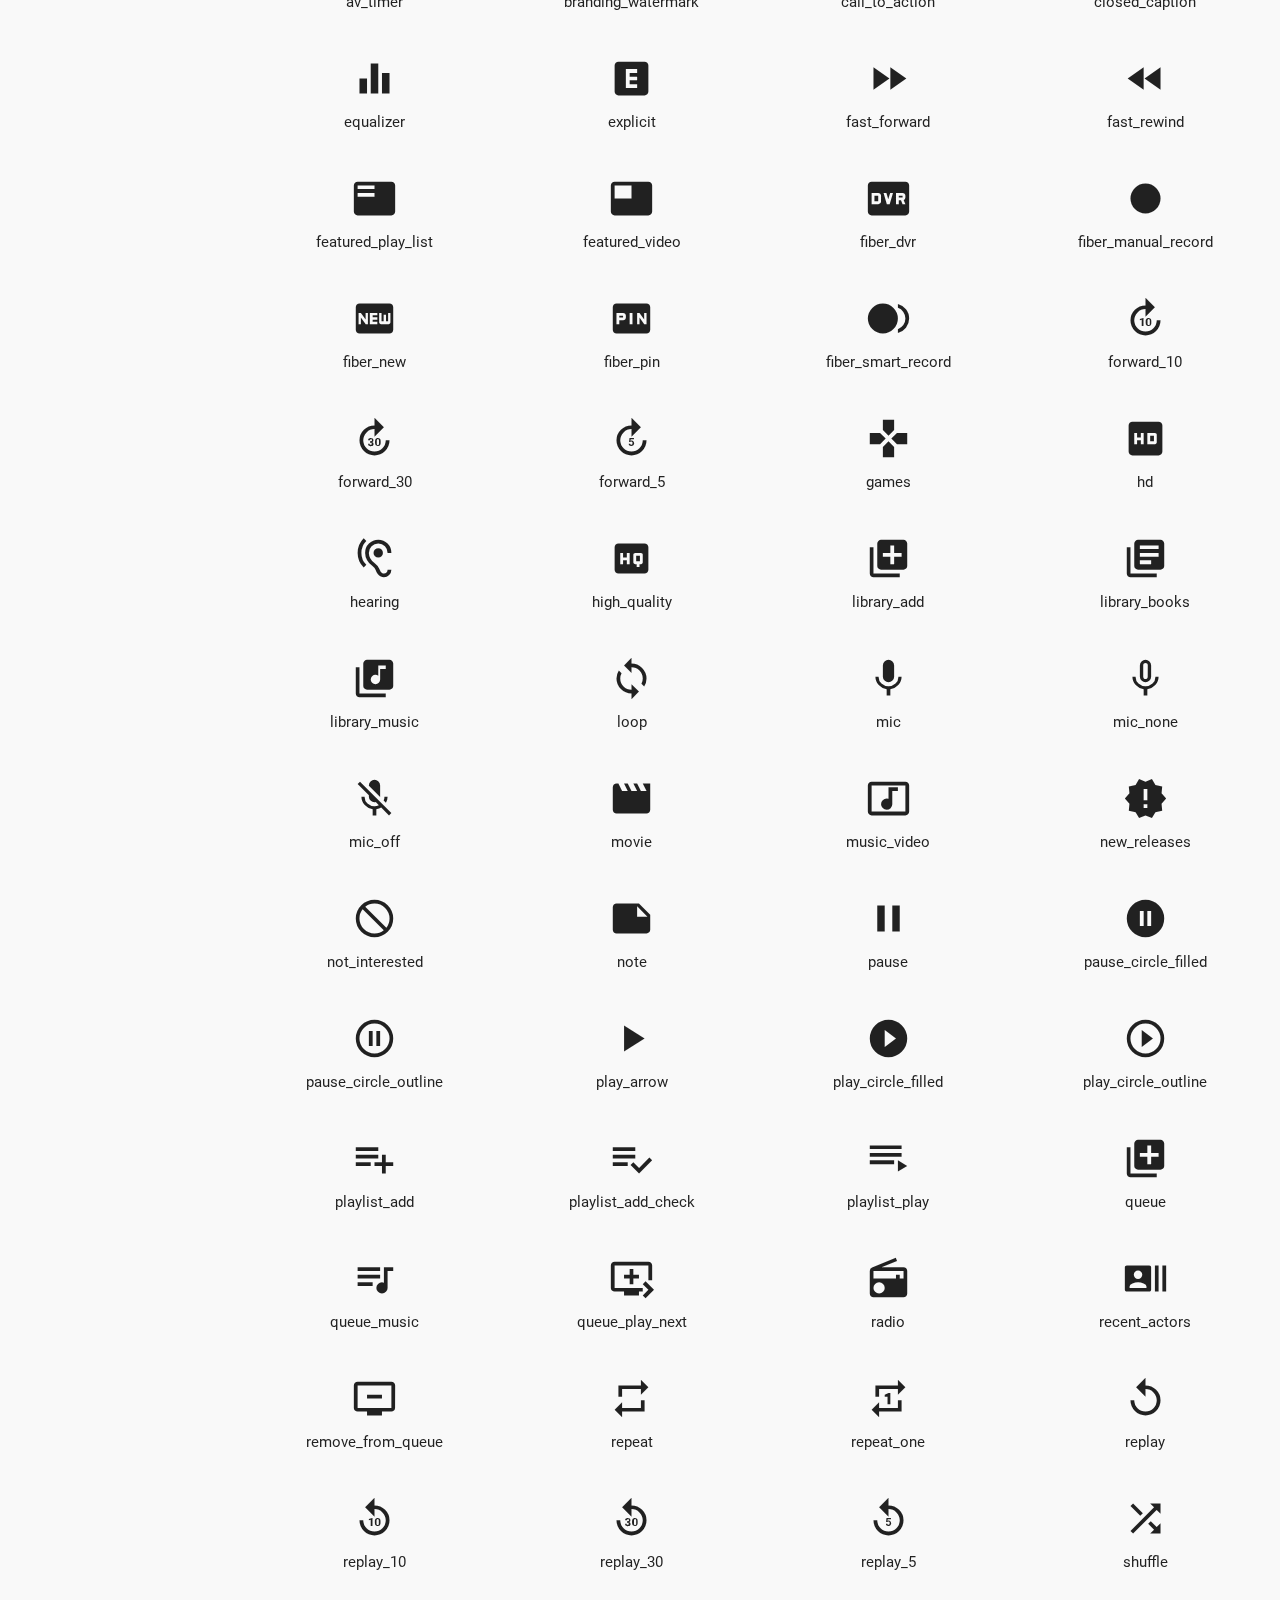
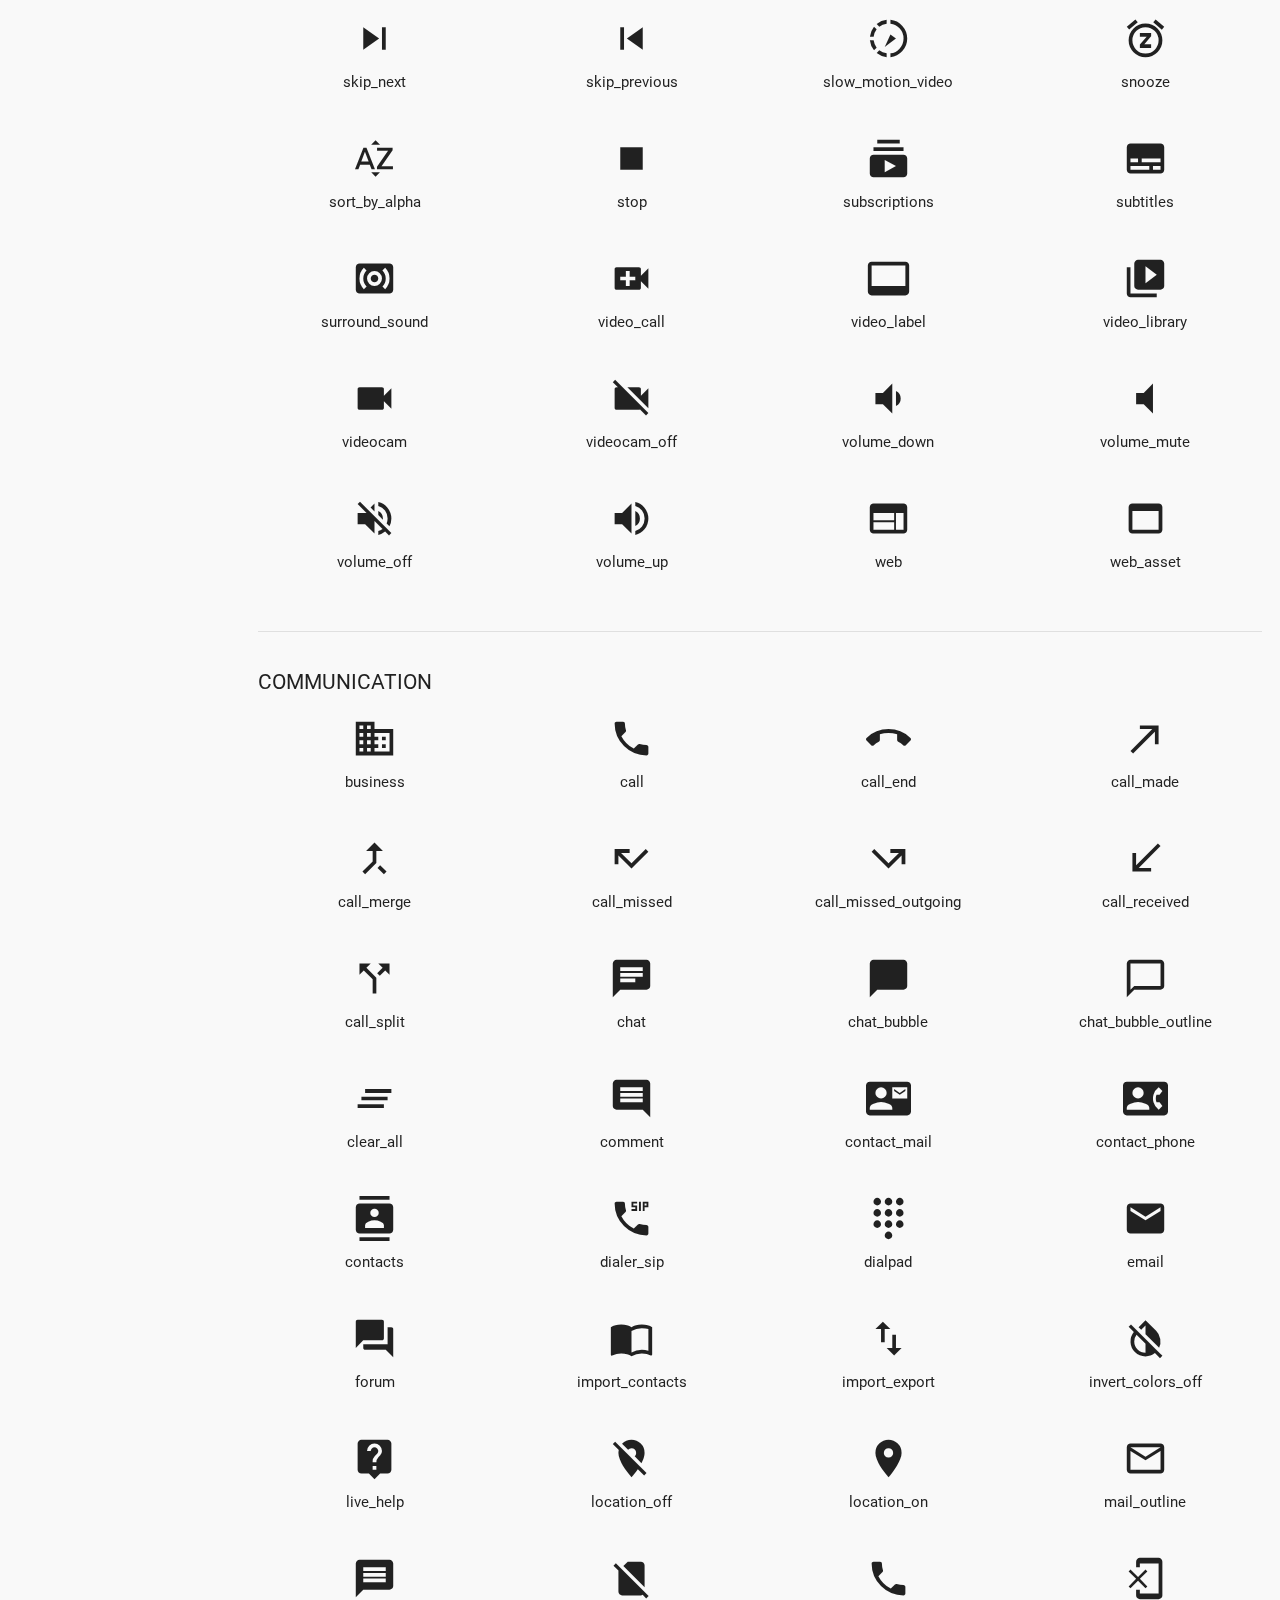
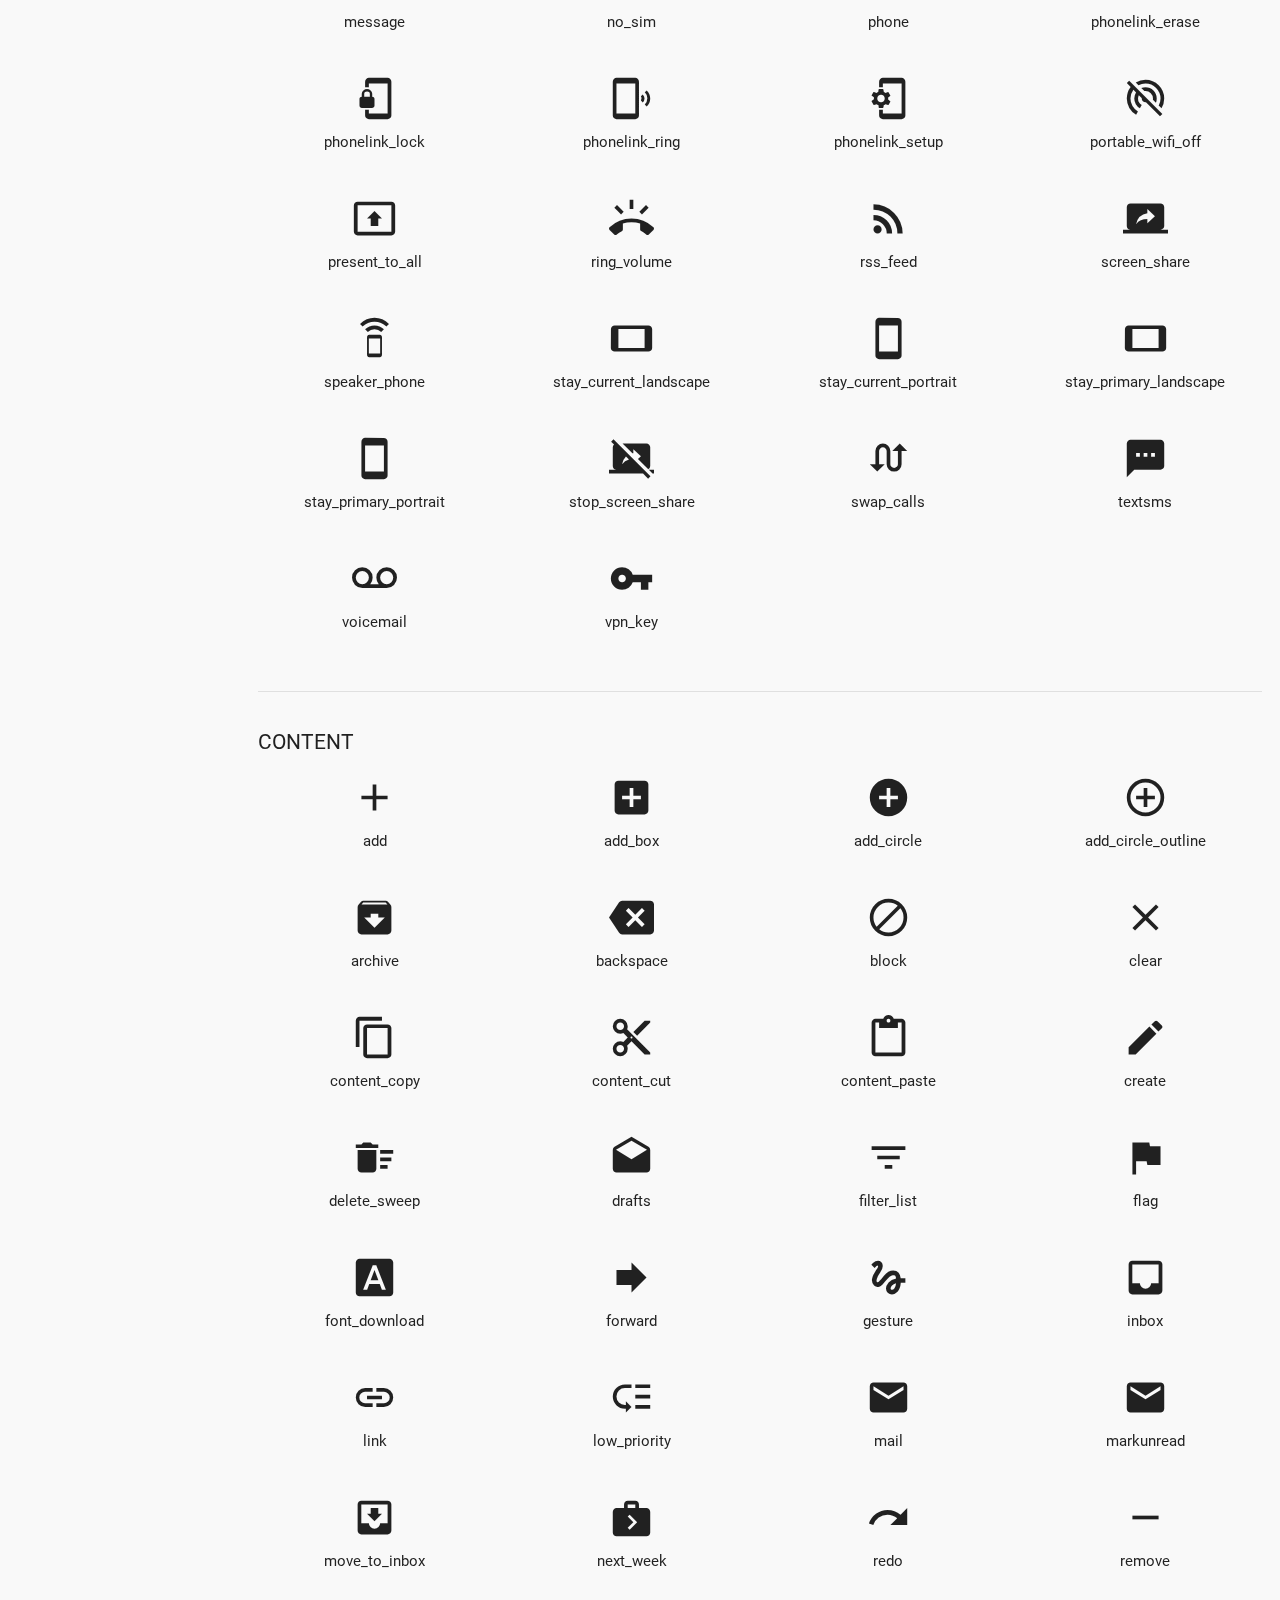
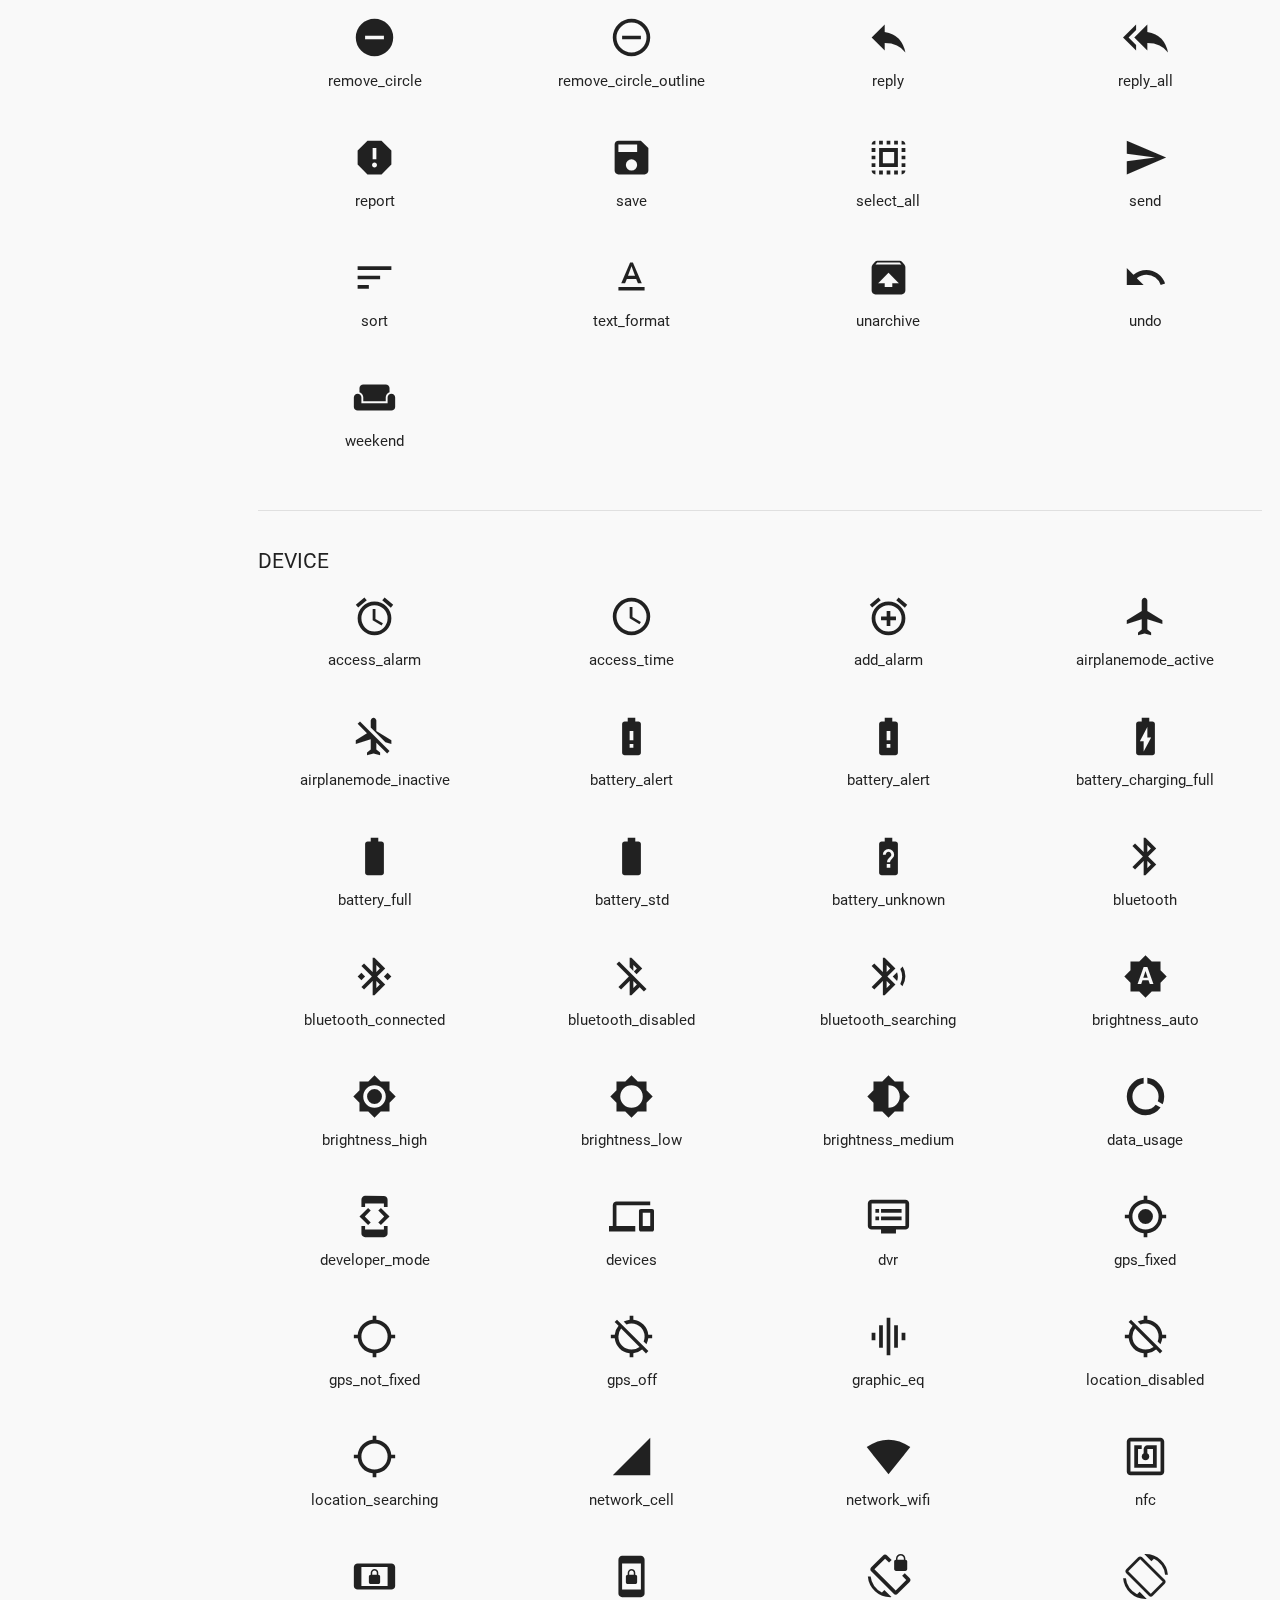
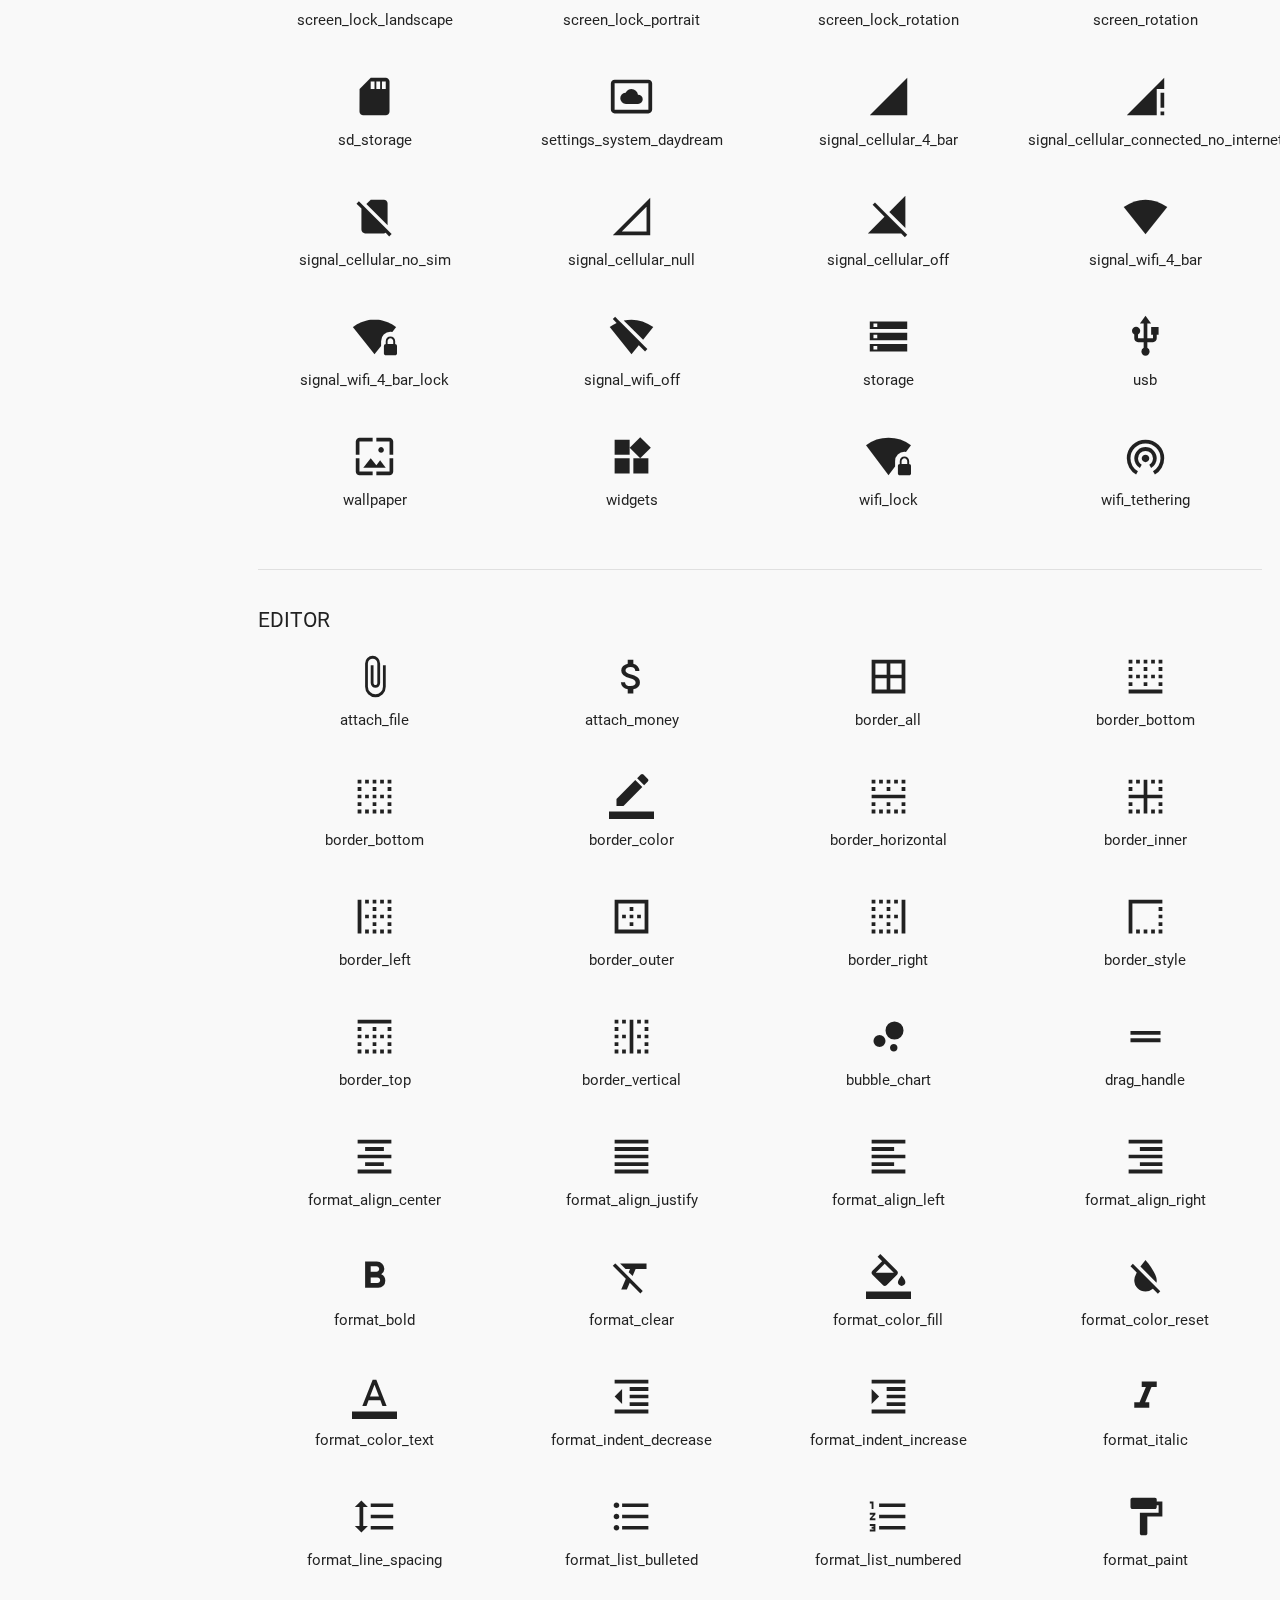
<file: web/ui-icons.html>
<!DOCTYPE html>
<html lang="en">
  <!--================================================================================
	Item Name: Materialize - Material Design Admin Template
	Version: 4.0
	Author: PIXINVENT
	Author URL: https://themeforest.net/user/pixinvent/portfoliostar_rate
================================================================================ -->
  <head>
    <meta http-equiv="Content-Type" content="text/html; charset=UTF-8">
    <meta name="viewport" content="width=device-width, initial-scale=1">
    <meta http-equiv="X-UA-Compatible" content="IE=edge">
    <meta name="msapplication-tap-highlight" content="no">
    <meta name="description" content="Materialize is a Material Design Admin Template,It's modern, responsive and based on Material Design by Google. ">
    <meta name="keywords" content="materialize, admin template, dashboard template, flat admin template, responsive admin template,">
    <title>Icons | Materialize - Material Design Admin Template</title>
    <!-- Favicons-->
    <link rel="icon" href="images/favicon/favicon-32x32.png" sizes="32x32">
    <!-- Favicons-->
    <link rel="apple-touch-icon-precomposed" href="images/favicon/apple-touch-icon-152x152.png">
    <!-- For iPhone -->
    <meta name="msapplication-TileColor" content="#00bcd4">
    <meta name="msapplication-TileImage" content="images/favicon/mstile-144x144.png">
    <!-- For Windows Phone -->
    <!-- CORE CSS-->
    <link href="css//materialize.css" type="text/css" rel="stylesheet">
    <link href="css//style.css" type="text/css" rel="stylesheet">
    <!-- Custome CSS-->
    <link href="css/custom/custom.css" type="text/css" rel="stylesheet">
    <!-- INCLUDED PLUGIN CSS ON THIS PAGE -->
    <link href="vendors/prism/prism.css" type="text/css" rel="stylesheet">
    <link href="vendors/perfect-scrollbar/perfect-scrollbar.css" type="text/css" rel="stylesheet">
    <link href="vendors/flag-icon/css/flag-icon.min.css" type="text/css" rel="stylesheet">
  </head>
  <body>
    <!-- Start Page Loading -->
    <div id="loader-wrapper">
      <div id="loader"></div>
      <div class="loader-section section-left"></div>
      <div class="loader-section section-right"></div>
    </div>
    <!-- End Page Loading -->
    <!-- //////////////////////////////////////////////////////////////////////////// -->
    <!-- START HEADER -->
    <header id="header" class="page-topbar">
      <!-- start header nav-->
      <div class="navbar-fixed">
        <nav class="navbar-color gradient-45deg-light-blue-cyan">
          <div class="nav-wrapper">
            <ul class="left">
              <li>
                <h1 class="logo-wrapper">
                  <a href="index.html" class="brand-logo darken-1">
                    <img src="images/logo/materialize-logo.png" alt="materialize logo">
                    <span class="logo-text hide-on-med-and-down">Materialize</span>
                  </a>
                </h1>
              </li>
            </ul>
            <div class="header-search-wrapper hide-on-med-and-down">
              <i class="material-icons">search</i>
              <input type="text" name="Search" class="header-search-input z-depth-2" placeholder="Explore Materialize" />
            </div>
            <ul class="right hide-on-med-and-down">
              <li>
                <a href="javascript:void(0);" class="waves-effect waves-block waves-light translation-button" data-activates="translation-dropdown">
                  <span class="flag-icon flag-icon-gb"></span>
                </a>
              </li>
              <li>
                <a href="javascript:void(0);" class="waves-effect waves-block waves-light toggle-fullscreen">
                  <i class="material-icons">settings_overscan</i>
                </a>
              </li>
              <li>
                <a href="javascript:void(0);" class="waves-effect waves-block waves-light notification-button" data-activates="notifications-dropdown">
                  <i class="material-icons">notifications_none
                    <small class="notification-badge pink accent-2">5</small>
                  </i>
                </a>
              </li>
              <li>
                <a href="javascript:void(0);" class="waves-effect waves-block waves-light profile-button" data-activates="profile-dropdown">
                  <span class="avatar-status avatar-online">
                    <img src="images/avatar/avatar-7.png" alt="avatar">
                    <i></i>
                  </span>
                </a>
              </li>
              <li>
                <a href="#" data-activates="chat-out" class="waves-effect waves-block waves-light chat-collapse">
                  <i class="material-icons">format_indent_increase</i>
                </a>
              </li>
            </ul>
            <!-- translation-button -->
            <ul id="translation-dropdown" class="dropdown-content">
              <li>
                <a href="#!" class="grey-text text-darken-1">
                  <i class="flag-icon flag-icon-gb"></i> English</a>
              </li>
              <li>
                <a href="#!" class="grey-text text-darken-1">
                  <i class="flag-icon flag-icon-fr"></i> French</a>
              </li>
              <li>
                <a href="#!" class="grey-text text-darken-1">
                  <i class="flag-icon flag-icon-cn"></i> Chinese</a>
              </li>
              <li>
                <a href="#!" class="grey-text text-darken-1">
                  <i class="flag-icon flag-icon-de"></i> German</a>
              </li>
            </ul>
            <!-- notifications-dropdown -->
            <ul id="notifications-dropdown" class="dropdown-content">
              <li>
                <h6>NOTIFICATIONS
                  <span class="new badge">5</span>
                </h6>
              </li>
              <li class="divider"></li>
              <li>
                <a href="#!" class="grey-text text-darken-2">
                  <span class="material-icons icon-bg-circle cyan small">add_shopping_cart</span> A new order has been placed!</a>
                <time class="media-meta" datetime="2015-06-12T20:50:48+08:00">2 hours ago</time>
              </li>
              <li>
                <a href="#!" class="grey-text text-darken-2">
                  <span class="material-icons icon-bg-circle red small">stars</span> Completed the task</a>
                <time class="media-meta" datetime="2015-06-12T20:50:48+08:00">3 days ago</time>
              </li>
              <li>
                <a href="#!" class="grey-text text-darken-2">
                  <span class="material-icons icon-bg-circle teal small">settings</span> Settings updated</a>
                <time class="media-meta" datetime="2015-06-12T20:50:48+08:00">4 days ago</time>
              </li>
              <li>
                <a href="#!" class="grey-text text-darken-2">
                  <span class="material-icons icon-bg-circle deep-orange small">today</span> Director meeting started</a>
                <time class="media-meta" datetime="2015-06-12T20:50:48+08:00">6 days ago</time>
              </li>
              <li>
                <a href="#!" class="grey-text text-darken-2">
                  <span class="material-icons icon-bg-circle amber small">trending_up</span> Generate monthly report</a>
                <time class="media-meta" datetime="2015-06-12T20:50:48+08:00">1 week ago</time>
              </li>
            </ul>
            <!-- profile-dropdown -->
            <ul id="profile-dropdown" class="dropdown-content">
              <li>
                <a href="#" class="grey-text text-darken-1">
                  <i class="material-icons">face</i> Profile</a>
              </li>
              <li>
                <a href="#" class="grey-text text-darken-1">
                  <i class="material-icons">settings</i> Settings</a>
              </li>
              <li>
                <a href="#" class="grey-text text-darken-1">
                  <i class="material-icons">live_help</i> Help</a>
              </li>
              <li class="divider"></li>
              <li>
                <a href="#" class="grey-text text-darken-1">
                  <i class="material-icons">lock_outline</i> Lock</a>
              </li>
              <li>
                <a href="#" class="grey-text text-darken-1">
                  <i class="material-icons">keyboard_tab</i> Logout</a>
              </li>
            </ul>
          </div>
        </nav>
      </div>
      <!-- end header nav-->
    </header>
    <!-- END HEADER -->
    <!-- //////////////////////////////////////////////////////////////////////////// -->
    <!-- START MAIN -->
    <div id="main">
      <!-- START WRAPPER -->
      <div class="wrapper">
        <!-- START LEFT SIDEBAR NAV-->
        <aside id="left-sidebar-nav">
          <ul id="slide-out" class="side-nav fixed leftside-navigation">
            <li class="user-details cyan darken-2">
              <div class="row">
                <div class="col col s4 m4 l4">
                  <img src="images/avatar/avatar-7.png" alt="" class="circle responsive-img valign profile-image cyan">
                </div>
                <div class="col col s8 m8 l8">
                  <ul id="profile-dropdown-nav" class="dropdown-content">
                    <li>
                      <a href="#" class="grey-text text-darken-1">
                        <i class="material-icons">face</i> Profile</a>
                    </li>
                    <li>
                      <a href="#" class="grey-text text-darken-1">
                        <i class="material-icons">settings</i> Settings</a>
                    </li>
                    <li>
                      <a href="#" class="grey-text text-darken-1">
                        <i class="material-icons">live_help</i> Help</a>
                    </li>
                    <li class="divider"></li>
                    <li>
                      <a href="#" class="grey-text text-darken-1">
                        <i class="material-icons">lock_outline</i> Lock</a>
                    </li>
                    <li>
                      <a href="#" class="grey-text text-darken-1">
                        <i class="material-icons">keyboard_tab</i> Logout</a>
                    </li>
                  </ul>
                  <a class="btn-flat dropdown-button waves-effect waves-light white-text profile-btn" href="#" data-activates="profile-dropdown-nav">John Doe<i class="mdi-navigation-arrow-drop-down right"></i></a>
                  <p class="user-roal">Administrator</p>
                </div>
              </div>
            </li>
            <li class="no-padding">
              <ul class="collapsible" data-collapsible="accordion">
                <li class="bold">
                  <a href="index.html" class="waves-effect waves-cyan">
                      <i class="material-icons">pie_chart_outlined</i>
                      <span class="nav-text">Dashboard</span>
                    </a>
                </li>
                <li class="bold">
                  <a href="cards-basic.html" class="waves-effect waves-cyan">
                      <i class="material-icons">cast</i>
                      <span class="nav-text">Cards</span>
                    </a>
                </li>
                <li class="bold">
                  <a href="ui-basic-buttons.html" class="waves-effect waves-cyan">
                      <i class="material-icons">insert_link</i>
                      <span class="nav-text">Buttons</span>
                    </a>
                </li>
                <li class="bold">
                  <a href="form-layouts.html" class="waves-effect waves-cyan">
                      <i class="material-icons">format_color_text</i>
                      <span class="nav-text">Forms</span>
                    </a>
                </li>
                <li class="bold">
                  <a href="css-typography.html" class="waves-effect waves-cyan">
                      <i class="material-icons">format_size</i>
                      <span class="nav-text">Typography</span>
                    </a>
                </li>
                <li class="bold">
                  <a href="css-color.html" class="waves-effect waves-cyan">
                      <i class="material-icons">invert_colors</i>
                      <span class="nav-text">Color</span>
                    </a>
                </li>
                <li class="bold">
                  <a href="table-basic.html" class="waves-effect waves-cyan">
                      <i class="material-icons">border_all</i>
                      <span class="nav-text">Table</span>
                    </a>
                </li>
                <li class="bold">
                  <a href="ui-icons.html" class="waves-effect waves-cyan">
                  <i class="material-icons">lightbulb_outline</i>
                  <span class="nav-text">Icons</span>
                </a>
                </li>
                <li>
                  <a class="btn waves-effect waves-light gradient-45deg-red-pink" href="https://pixinvent.com/materialize-material-design-admin-template/landing/" target="_blank">
                    <i class="material-icons white-text">file_upload</i>Upgrade to Pro!
                  </a>
                </li>
              </ul>
            </li>
          </ul>
          <a href="#" data-activates="slide-out" class="sidebar-collapse btn-floating btn-medium waves-effect waves-light hide-on-large-only">
            <i class="material-icons">menu</i>
          </a>
        </aside>
        <!-- END LEFT SIDEBAR NAV-->
        <!-- //////////////////////////////////////////////////////////////////////////// -->
        <!-- START CONTENT -->
        <section id="content">
          <!--breadcrumbs start-->
          <div id="breadcrumbs-wrapper">
            <!-- Search for small screen -->
            <div class="header-search-wrapper grey lighten-2 hide-on-large-only">
              <input type="text" name="Search" class="header-search-input z-depth-2" placeholder="Explore Materialize">
            </div>
            <div class="container">
              <div class="row">
                <div class="col s10 m6 l6">
                  <h5 class="breadcrumbs-title">Icons</h5>
                  <ol class="breadcrumbs">
                    <li><a href="index.html">Dashboard</a></li>
                    <li><a href="#">CSS</a></li>
                    <li class="active">Icons</li>
                  </ol>
                </div>
                <div class="col s2 m6 l6">
                  <a class="btn dropdown-settings waves-effect waves-light breadcrumbs-btn right" href="#!" data-activates="dropdown1">
                    <i class="material-icons hide-on-med-and-up">settings</i>
                    <span class="hide-on-small-onl">Settings</span>
                    <i class="material-icons right">arrow_drop_down</i>
                  </a>
                  <ul id="dropdown1" class="dropdown-content">
                    <li><a href="#!" class="grey-text text-darken-2">Access<span class="badge">1</span></a>
                    </li>
                    <li><a href="#!" class="grey-text text-darken-2">Profile<span class="new badge">2</span></a>
                    </li>
                    <li><a href="#!" class="grey-text text-darken-2">Notifications</a>
                    </li>
                  </ul>
                </div>
              </div>
            </div>
          </div>
          <!--breadcrumbs end-->
          <!--start container-->
          <div class="container">
            <div class="section">
              <p class="caption">We have included 740 Material Design Icons courtesy of Google. You can download them directly from the <a href="https://github.com/google/material-design-icons">Material Design specs</a>. The icon font was made and packed by <a href="http://fezvrasta.github.io/bootstrap-material-design/">Bootstrap Material Design</a>.</p>
              <div class="divider"></div>
              <!--Icon Sizes-->
              <div class="col s12 m12 l12">
                <div id="icon-sizes" class="section">
                  <h4 class="header">Usage</h4>
                  <div class="col s12">
                    <p>To be able to use these icons, you must include this line in the <code class="language-markup">&lt;head></code>portion of your HTML code</p>
                    <pre><code class="language-markup">
  &lt;link href="https://fonts.googleapis.com/icon?family=Material+Icons" rel="stylesheet"></code></pre>
                    <p>To use these icons, use the material-icons class on an element and provide the ligature as the text content.</p>
                    <pre><code class="language-markup">
      &lt;i class="material-icons">add&lt;/i>
            </code></pre>
                  </div>
                  <h4 class="header">Sizes</h4>
                  <div class="col s12 m4 l3">
                    <p>To control the size of the icon, change the <code class=" language-css"><span class="token property">font-size</span><span class="token punctuation">:</span> 30px</code> property of your icon. Optionally you can use preset classes as shown below.</p>
                  </div>
                  <div class="col s12 m8 l9">
                    <div class="card-panel">
                      <div class="row">
                        <div class="center-align">
                          <div class="col s3">
                            <i class="material-icons tiny icon-demo">insert_chart</i>
                            <br>
                            <p>Tiny</p>
                          </div>
                          <div class="col s3">
                            <i class="material-icons small icon-demo">insert_chart</i>
                            <br>
                            <p>Small</p>
                          </div>
                          <div class="col s3">
                            <i class="material-icons medium icon-demo">insert_chart</i>
                            <br>
                            <p>Medium</p>
                          </div>
                          <div class="col s3">
                            <i class="material-icons large icon-demo">insert_chart</i>
                            <br>
                            <p>Large</p>
                          </div>
                        </div>
                      </div>
                    </div>
                  </div>
                </div>
                <!-- Icon Listing -->
                <div class="divider"></div>
                <!--action-icons-->
                <div id="action" class="icon-container section">
                  <div class="row">
                    <div class="col s12 m12 l12">
                      <h4 class="header">Action</h4>
                    </div>
                  </div>
                  <div class="row">
                    <div class="icon-preview col s6 m3">
                      <i class="material-icons">3d_rotation</i>
                      <span>3d_rotation</span>
                    </div>
                    <div class="icon-preview col s6 m3">
                      <i class="material-icons">accessibility</i>
                      <span>accessibility</span>
                    </div>
                    <div class="icon-preview col s6 m3">
                      <i class="material-icons">account_balance</i>
                      <span>account_balance</span>
                    </div>
                    <div class="icon-preview col s6 m3">
                      <i class="material-icons">account_balance_wallet</i>
                      <span>account_balance_wallet</span>
                    </div>
                    <div class="icon-preview col s6 m3">
                      <i class="material-icons">account_box</i>
                      <span>account_box</span>
                    </div>
                    <div class="icon-preview col s6 m3">
                      <i class="material-icons">account_circle</i>
                      <span>account_circle</span>
                    </div>
                    <div class="icon-preview col s6 m3">
                      <i class="material-icons">add_shopping_cart</i>
                      <span>add_shopping_cart</span>
                    </div>
                    <div class="icon-preview col s6 m3">
                      <i class="material-icons">alarm</i>
                      <span>alarm</span>
                    </div>
                    <div class="icon-preview col s6 m3">
                      <i class="material-icons">alarm_add</i>
                      <span>alarm_add</span>
                    </div>
                    <div class="icon-preview col s6 m3">
                      <i class="material-icons">alarm_off</i>
                      <span>alarm_off</span>
                    </div>
                    <div class="icon-preview col s6 m3">
                      <i class="material-icons">alarm_on</i>
                      <span>alarm_on</span>
                    </div>
                    <div class="icon-preview col s6 m3">
                      <i class="material-icons">all_out</i>
                      <span>all_out</span>
                    </div>
                    <div class="icon-preview col s6 m3">
                      <i class="material-icons">android</i>
                      <span>android</span>
                    </div>
                    <div class="icon-preview col s6 m3">
                      <i class="material-icons">announcement</i>
                      <span>announcement</span>
                    </div>
                    <div class="icon-preview col s6 m3">
                      <i class="material-icons">aspect_ratio</i>
                      <span>aspect_ratio</span>
                    </div>
                    <div class="icon-preview col s6 m3">
                      <i class="material-icons">assessment</i>
                      <span>assessment</span>
                    </div>
                    <div class="icon-preview col s6 m3">
                      <i class="material-icons">assignment</i>
                      <span>assignment</span>
                    </div>
                    <div class="icon-preview col s6 m3">
                      <i class="material-icons">assignment_ind</i>
                      <span>assignment_ind</span>
                    </div>
                    <div class="icon-preview col s6 m3">
                      <i class="material-icons">assignment_late</i>
                      <span>assignment_late</span>
                    </div>
                    <div class="icon-preview col s6 m3">
                      <i class="material-icons">assignment_return</i>
                      <span>assignment_return</span>
                    </div>
                    <div class="icon-preview col s6 m3">
                      <i class="material-icons">assignment_returned</i>
                      <span>assignment_returned</span>
                    </div>
                    <div class="icon-preview col s6 m3">
                      <i class="material-icons">assignment_turned_in</i>
                      <span>assignment_turned_in</span>
                    </div>
                    <div class="icon-preview col s6 m3">
                      <i class="material-icons">autorenew</i>
                      <span>autorenew</span>
                    </div>
                    <div class="icon-preview col s6 m3">
                      <i class="material-icons">backup</i>
                      <span>backup</span>
                    </div>
                    <div class="icon-preview col s6 m3">
                      <i class="material-icons">book</i>
                      <span>book</span>
                    </div>
                    <div class="icon-preview col s6 m3">
                      <i class="material-icons">bookmark</i>
                      <span>bookmark</span>
                    </div>
                    <div class="icon-preview col s6 m3">
                      <i class="material-icons">bookmark_border</i>
                      <span>bookmark_border</span>
                    </div>
                    <div class="icon-preview col s6 m3">
                      <i class="material-icons">bug_report</i>
                      <span>bug_report</span>
                    </div>
                    <div class="icon-preview col s6 m3">
                      <i class="material-icons">build</i>
                      <span>build</span>
                    </div>
                    <div class="icon-preview col s6 m3">
                      <i class="material-icons">cached</i>
                      <span>cached</span>
                    </div>
                    <div class="icon-preview col s6 m3">
                      <i class="material-icons">camera_enhance</i>
                      <span>camera_enhance</span>
                    </div>
                    <div class="icon-preview col s6 m3">
                      <i class="material-icons">card_giftcard</i>
                      <span>card_giftcard</span>
                    </div>
                    <div class="icon-preview col s6 m3">
                      <i class="material-icons">card_membership</i>
                      <span>card_membership</span>
                    </div>
                    <div class="icon-preview col s6 m3">
                      <i class="material-icons">card_travel</i>
                      <span>card_travel</span>
                    </div>
                    <div class="icon-preview col s6 m3">
                      <i class="material-icons">change_history</i>
                      <span>change_history</span>
                    </div>
                    <div class="icon-preview col s6 m3">
                      <i class="material-icons">check_circle</i>
                      <span>check_circle</span>
                    </div>
                    <div class="icon-preview col s6 m3">
                      <i class="material-icons">chrome_reader_mode</i>
                      <span>chrome_reader_mode</span>
                    </div>
                    <div class="icon-preview col s6 m3">
                      <i class="material-icons">class</i>
                      <span>class</span>
                    </div>
                    <div class="icon-preview col s6 m3">
                      <i class="material-icons">code</i>
                      <span>code</span>
                    </div>
                    <div class="icon-preview col s6 m3">
                      <i class="material-icons">compare_arrows</i>
                      <span>compare_arrows</span>
                    </div>
                    <div class="icon-preview col s6 m3">
                      <i class="material-icons">copyright</i>
                      <span>copyright</span>
                    </div>
                    <div class="icon-preview col s6 m3">
                      <i class="material-icons">credit_card</i>
                      <span>credit_card</span>
                    </div>
                    <div class="icon-preview col s6 m3">
                      <i class="material-icons">dashboard</i>
                      <span>dashboard</span>
                    </div>
                    <div class="icon-preview col s6 m3">
                      <i class="material-icons">date_range</i>
                      <span>date_range</span>
                    </div>
                    <div class="icon-preview col s6 m3">
                      <i class="material-icons">delete</i>
                      <span>delete</span>
                    </div>
                    <div class="icon-preview col s6 m3">
                      <i class="material-icons">delete_forever</i>
                      <span>delete_forever</span>
                    </div>
                    <div class="icon-preview col s6 m3">
                      <i class="material-icons">description</i>
                      <span>description</span>
                    </div>
                    <div class="icon-preview col s6 m3">
                      <i class="material-icons">dns</i>
                      <span>dns</span>
                    </div>
                    <div class="icon-preview col s6 m3">
                      <i class="material-icons">done</i>
                      <span>done</span>
                    </div>
                    <div class="icon-preview col s6 m3">
                      <i class="material-icons">done_all</i>
                      <span>done_all</span>
                    </div>
                    <div class="icon-preview col s6 m3">
                      <i class="material-icons">donut_large</i>
                      <span>donut_large</span>
                    </div>
                    <div class="icon-preview col s6 m3">
                      <i class="material-icons">donut_small</i>
                      <span>donut_small</span>
                    </div>
                    <div class="icon-preview col s6 m3">
                      <i class="material-icons">eject</i>
                      <span>eject</span>
                    </div>
                    <div class="icon-preview col s6 m3">
                      <i class="material-icons">euro_symbol</i>
                      <span>euro_symbol</span>
                    </div>
                    <div class="icon-preview col s6 m3">
                      <i class="material-icons">event</i>
                      <span>event</span>
                    </div>
                    <div class="icon-preview col s6 m3">
                      <i class="material-icons">event_seat</i>
                      <span>event_seat</span>
                    </div>
                    <div class="icon-preview col s6 m3">
                      <i class="material-icons">exit_to_app</i>
                      <span>exit_to_app</span>
                    </div>
                    <div class="icon-preview col s6 m3">
                      <i class="material-icons">explore</i>
                      <span>explore</span>
                    </div>
                    <div class="icon-preview col s6 m3">
                      <i class="material-icons">extension</i>
                      <span>extension</span>
                    </div>
                    <div class="icon-preview col s6 m3">
                      <i class="material-icons">face</i>
                      <span>face</span>
                    </div>
                    <div class="icon-preview col s6 m3">
                      <i class="material-icons">favorite</i>
                      <span>favorite</span>
                    </div>
                    <div class="icon-preview col s6 m3">
                      <i class="material-icons">favorite_border</i>
                      <span>favorite_border</span>
                    </div>
                    <div class="icon-preview col s6 m3">
                      <i class="material-icons">feedback</i>
                      <span>feedback</span>
                    </div>
                    <div class="icon-preview col s6 m3">
                      <i class="material-icons">find_in_page</i>
                      <span>find_in_page</span>
                    </div>
                    <div class="icon-preview col s6 m3">
                      <i class="material-icons">find_replace</i>
                      <span>find_replace</span>
                    </div>
                    <div class="icon-preview col s6 m3">
                      <i class="material-icons">fingerprint</i>
                      <span>fingerprint</span>
                    </div>
                    <div class="icon-preview col s6 m3">
                      <i class="material-icons">flight_land</i>
                      <span>flight_land</span>
                    </div>
                    <div class="icon-preview col s6 m3">
                      <i class="material-icons">flight_takeoff</i>
                      <span>flight_takeoff</span>
                    </div>
                    <div class="icon-preview col s6 m3">
                      <i class="material-icons">flip_to_back</i>
                      <span>flip_to_back</span>
                    </div>
                    <div class="icon-preview col s6 m3">
                      <i class="material-icons">flip_to_front</i>
                      <span>flip_to_front</span>
                    </div>
                    <div class="icon-preview col s6 m3">
                      <i class="material-icons">g_translate</i>
                      <span>g_translate</span>
                    </div>
                    <div class="icon-preview col s6 m3">
                      <i class="material-icons">gavel</i>
                      <span>gavel</span>
                    </div>
                    <div class="icon-preview col s6 m3">
                      <i class="material-icons">get_app</i>
                      <span>get_app</span>
                    </div>
                    <div class="icon-preview col s6 m3">
                      <i class="material-icons">gif</i>
                      <span>gif</span>
                    </div>
                    <div class="icon-preview col s6 m3">
                      <i class="material-icons">grade</i>
                      <span>grade</span>
                    </div>
                    <div class="icon-preview col s6 m3">
                      <i class="material-icons">group_work</i>
                      <span>group_work</span>
                    </div>
                    <div class="icon-preview col s6 m3">
                      <i class="material-icons">help</i>
                      <span>help</span>
                    </div>
                    <div class="icon-preview col s6 m3">
                      <i class="material-icons">help_outline</i>
                      <span>help_outline</span>
                    </div>
                    <div class="icon-preview col s6 m3">
                      <i class="material-icons">highlight_off</i>
                      <span>highlight_off</span>
                    </div>
                    <div class="icon-preview col s6 m3">
                      <i class="material-icons">history</i>
                      <span>history</span>
                    </div>
                    <div class="icon-preview col s6 m3">
                      <i class="material-icons">home</i>
                      <span>home</span>
                    </div>
                    <div class="icon-preview col s6 m3">
                      <i class="material-icons">hourglass_empty</i>
                      <span>hourglass_empty</span>
                    </div>
                    <div class="icon-preview col s6 m3">
                      <i class="material-icons">hourglass_full</i>
                      <span>hourglass_full</span>
                    </div>
                    <div class="icon-preview col s6 m3">
                      <i class="material-icons">http</i>
                      <span>http</span>
                    </div>
                    <div class="icon-preview col s6 m3">
                      <i class="material-icons">https</i>
                      <span>https</span>
                    </div>
                    <div class="icon-preview col s6 m3">
                      <i class="material-icons">important_devices</i>
                      <span>important_devices</span>
                    </div>
                    <div class="icon-preview col s6 m3">
                      <i class="material-icons">info</i>
                      <span>info</span>
                    </div>
                    <div class="icon-preview col s6 m3">
                      <i class="material-icons">info_outline</i>
                      <span>info_outline</span>
                    </div>
                    <div class="icon-preview col s6 m3">
                      <i class="material-icons">input</i>
                      <span>input</span>
                    </div>
                    <div class="icon-preview col s6 m3">
                      <i class="material-icons">invert_colors</i>
                      <span>invert_colors</span>
                    </div>
                    <div class="icon-preview col s6 m3">
                      <i class="material-icons">label</i>
                      <span>label</span>
                    </div>
                    <div class="icon-preview col s6 m3">
                      <i class="material-icons">label_outline</i>
                      <span>label_outline</span>
                    </div>
                    <div class="icon-preview col s6 m3">
                      <i class="material-icons">language</i>
                      <span>language</span>
                    </div>
                    <div class="icon-preview col s6 m3">
                      <i class="material-icons">launch</i>
                      <span>launch</span>
                    </div>
                    <div class="icon-preview col s6 m3">
                      <i class="material-icons">lightbulb_outline</i>
                      <span>lightbulb_outline</span>
                    </div>
                    <div class="icon-preview col s6 m3">
                      <i class="material-icons">line_style</i>
                      <span>line_style</i>
                      </span>
                    </div>
                    <div class="icon-preview col s6 m3">
                      <i class="material-icons">line_weight</i>
                      <span>line_weight</i>
                      </span>
                    </div>
                    <div class="icon-preview col s6 m3">
                      <i class="material-icons">list</i>
                      <span>list</i>
                      </span>
                    </div>
                    <div class="icon-preview col s6 m3">
                      <i class="material-icons">lock</i>
                      <span>lock</i>
                      </span>
                    </div>
                    <div class="icon-preview col s6 m3">
                      <i class="material-icons">lock_open</i>
                      <span>lock_open</i>
                      </span>
                    </div>
                    <div class="icon-preview col s6 m3">
                      <i class="material-icons">lock_outline</i>
                      <span>lock_outline</i>
                      </span>
                    </div>
                    <div class="icon-preview col s6 m3">
                      <i class="material-icons">loyalty</i>
                      <span>loyalty</i>
                      </span>
                    </div>
                    <div class="icon-preview col s6 m3">
                      <i class="material-icons">markunread_mailbox</i>
                      <span>markunread_mailbox</i>
                      </span>
                    </div>
                    <div class="icon-preview col s6 m3">
                      <i class="material-icons">motorcycle</i>
                      <span>motorcycle</i>
                      </span>
                    </div>
                    <div class="icon-preview col s6 m3">
                      <i class="material-icons">note_add</i>
                      <span>note_add</i>
                      </span>
                    </div>
                    <div class="icon-preview col s6 m3">
                      <i class="material-icons">offline_pin</i>
                      <span>offline_pin</i>
                      </span>
                    </div>
                    <div class="icon-preview col s6 m3">
                      <i class="material-icons">opacity</i>
                      <span>opacity</i>
                      </span>
                    </div>
                    <div class="icon-preview col s6 m3">
                      <i class="material-icons">open_in_browser</i>
                      <span>open_in_browser</i>
                      </span>
                    </div>
                    <div class="icon-preview col s6 m3">
                      <i class="material-icons">open_in_new</i>
                      <span>open_in_new</i>
                      </span>
                    </div>
                    <div class="icon-preview col s6 m3">
                      <i class="material-icons">open_with</i>
                      <span>open_with</i>
                      </span>
                    </div>
                    <div class="icon-preview col s6 m3">
                      <i class="material-icons">pageview</i>
                      <span>pageview</i>
                      </span>
                    </div>
                    <div class="icon-preview col s6 m3">
                      <i class="material-icons">pan_tool</i>
                      <span>pan_tool</i>
                      </span>
                    </div>
                    <div class="icon-preview col s6 m3">
                      <i class="material-icons">payment</i>
                      <span>payment</i>
                      </span>
                    </div>
                    <div class="icon-preview col s6 m3">
                      <i class="material-icons">perm_camera_mic</i>
                      <span>perm_camera_mic</i>
                      </span>
                    </div>
                    <div class="icon-preview col s6 m3">
                      <i class="material-icons">perm_contact_calendar</i>
                      <span>perm_contact_calendar</i>
                      </span>
                    </div>
                    <div class="icon-preview col s6 m3">
                      <i class="material-icons">perm_data_setting</i>
                      <span>perm_data_setting</i>
                      </span>
                    </div>
                    <div class="icon-preview col s6 m3">
                      <i class="material-icons">perm_device_information</i>
                      <span>perm_device_information</i>
                      </span>
                    </div>
                    <div class="icon-preview col s6 m3">
                      <i class="material-icons">perm_identity</i>
                      <span>perm_identity</i>
                      </span>
                    </div>
                    <div class="icon-preview col s6 m3">
                      <i class="material-icons">perm_media</i>
                      <span>perm_media</i>
                      </span>
                    </div>
                    <div class="icon-preview col s6 m3">
                      <i class="material-icons">perm_phone_msg</i>
                      <span>perm_phone_msg</i>
                      </span>
                    </div>
                    <div class="icon-preview col s6 m3">
                      <i class="material-icons">perm_scan_wifi</i>
                      <span>perm_scan_wifi</i>
                      </span>
                    </div>
                    <div class="icon-preview col s6 m3">
                      <i class="material-icons">pets</i>
                      <span>pets</i>
                      </span>
                    </div>
                    <div class="icon-preview col s6 m3">
                      <i class="material-icons">picture_in_picture</i>
                      <span>picture_in_picture</i>
                      </span>
                    </div>
                    <div class="icon-preview col s6 m3">
                      <i class="material-icons">picture_in_picture_alt</i>
                      <span>picture_in_picture_alt</i>
                      </span>
                    </div>
                    <div class="icon-preview col s6 m3">
                      <i class="material-icons">play_for_work</i>
                      <span>play_for_work</i>
                      </span>
                    </div>
                    <div class="icon-preview col s6 m3">
                      <i class="material-icons">polymer</i>
                      <span>polymer</i>
                      </span>
                    </div>
                    <div class="icon-preview col s6 m3">
                      <i class="material-icons">power_settings_new</i>
                      <span>power_settings_new</i>
                      </span>
                    </div>
                    <div class="icon-preview col s6 m3">
                      <i class="material-icons">pregnant_woman</i>
                      <span>pregnant_woman</i>
                      </span>
                    </div>
                    <div class="icon-preview col s6 m3">
                      <i class="material-icons">print</i>
                      <span>print</i>
                      </span>
                    </div>
                    <div class="icon-preview col s6 m3">
                      <i class="material-icons">query_builder</i>
                      <span>query_builder</i>
                      </span>
                    </div>
                    <div class="icon-preview col s6 m3">
                      <i class="material-icons">question_answer</i>
                      <span>question_answer</i>
                      </span>
                    </div>
                    <div class="icon-preview col s6 m3">
                      <i class="material-icons">receipt</i>
                      <span>receipt</i>
                      </span>
                    </div>
                    <div class="icon-preview col s6 m3">
                      <i class="material-icons">record_voice_over</i>
                      <span>record_voice_over</i>
                      </span>
                    </div>
                    <div class="icon-preview col s6 m3">
                      <i class="material-icons">redeem</i>
                      <span>redeem</i>
                      </span>
                    </div>
                    <div class="icon-preview col s6 m3">
                      <i class="material-icons">remove_shopping_cart</i>
                      <span>remove_shopping_cart</i>
                      </span>
                    </div>
                    <div class="icon-preview col s6 m3">
                      <i class="material-icons">reorder</i>
                      <span>reorder</i>
                      </span>
                    </div>
                    <div class="icon-preview col s6 m3">
                      <i class="material-icons">report_problem</i>
                      <span>report_problem</i>
                      </span>
                    </div>
                    <div class="icon-preview col s6 m3">
                      <i class="material-icons">restore</i>
                      <span>restore</i>
                      </span>
                    </div>
                    <div class="icon-preview col s6 m3">
                      <i class="material-icons">restore_page</i>
                      <span>restore_page</i>
                      </span>
                    </div>
                    <div class="icon-preview col s6 m3">
                      <i class="material-icons">room</i>
                      <span>room</i>
                      </span>
                    </div>
                    <div class="icon-preview col s6 m3">
                      <i class="material-icons">rounded_corner</i>
                      <span>rounded_corner</i>
                      </span>
                    </div>
                    <div class="icon-preview col s6 m3">
                      <i class="material-icons">rowing</i>
                      <span>rowing</i>
                      </span>
                    </div>
                    <div class="icon-preview col s6 m3">
                      <i class="material-icons">schedule</i>
                      <span>schedule</i>
                      </span>
                    </div>
                    <div class="icon-preview col s6 m3">
                      <i class="material-icons">search</i>
                      <span>search</i>
                      </span>
                    </div>
                    <div class="icon-preview col s6 m3">
                      <i class="material-icons">settings</i>
                      <span>settings</i>
                      </span>
                    </div>
                    <div class="icon-preview col s6 m3">
                      <i class="material-icons">settings_applications</i>
                      <span>settings_applications</span>
                    </div>
                    <div class="icon-preview col s6 m3">
                      <i class="material-icons">settings_backup_restore</i>
                      <span>settings_backup_restore</span>
                    </div>
                    <div class="icon-preview col s6 m3">
                      <i class="material-icons">settings_bluetooth</i>
                      <span>settings_bluetooth</span>
                    </div>
                    <div class="icon-preview col s6 m3">
                      <i class="material-icons">settings_brightness</i>
                      <span>settings_brightness</span>
                    </div>
                    <div class="icon-preview col s6 m3">
                      <i class="material-icons">settings_cell</i>
                      <span>settings_cell</span>
                    </div>
                    <div class="icon-preview col s6 m3">
                      <i class="material-icons">settings_ethernet</i>
                      <span>settings_ethernet</span>
                    </div>
                    <div class="icon-preview col s6 m3">
                      <i class="material-icons">settings_input_antenna</i>
                      <span>settings_input_antenna</span>
                    </div>
                    <div class="icon-preview col s6 m3">
                      <i class="material-icons">settings_input_component</i>
                      <span>settings_input_component</span>
                    </div>
                    <div class="icon-preview col s6 m3">
                      <i class="material-icons">settings_input_composite</i>
                      <span>settings_input_composite</span>
                    </div>
                    <div class="icon-preview col s6 m3">
                      <i class="material-icons">settings_input_hdmi</i>
                      <span>settings_input_hdmi</span>
                    </div>
                    <div class="icon-preview col s6 m3">
                      <i class="material-icons">settings_input_svideo</i>
                      <span>settings_input_svideo</span>
                    </div>
                    <div class="icon-preview col s6 m3">
                      <i class="material-icons">settings_overscan</i>
                      <span>settings_overscan</span>
                    </div>
                    <div class="icon-preview col s6 m3">
                      <i class="material-icons">settings_phone</i>
                      <span>settings_phone</span>
                    </div>
                    <div class="icon-preview col s6 m3">
                      <i class="material-icons">settings_power</i>
                      <span>settings_power</span>
                    </div>
                    <div class="icon-preview col s6 m3">
                      <i class="material-icons">settings_remote</i>
                      <span>settings_remote</span>
                    </div>
                    <div class="icon-preview col s6 m3">
                      <i class="material-icons">settings_voice</i>
                      <span>settings_voice</span>
                    </div>
                    <div class="icon-preview col s6 m3">
                      <i class="material-icons">shop</i>
                      <span>shop</span>
                    </div>
                    <div class="icon-preview col s6 m3">
                      <i class="material-icons">shop_two</i>
                      <span>shop_two</span>
                    </div>
                    <div class="icon-preview col s6 m3">
                      <i class="material-icons">shopping_basket</i>
                      <span>shopping_basket</span>
                    </div>
                    <div class="icon-preview col s6 m3">
                      <i class="material-icons">shopping_cart</i>
                      <span>shopping_cart</span>
                    </div>
                    <div class="icon-preview col s6 m3">
                      <i class="material-icons">speaker_notes</i>
                      <span>speaker_notes</span>
                    </div>
                    <div class="icon-preview col s6 m3">
                      <i class="material-icons">speaker_notes_off</i>
                      <span>speaker_notes_off</span>
                    </div>
                    <div class="icon-preview col s6 m3">
                      <i class="material-icons">spellcheck</i>
                      <span>spellcheck</span>
                    </div>
                    <div class="icon-preview col s6 m3">
                      <i class="material-icons">star_rate</i>
                      <span>star_rate</span>
                    </div>
                    <div class="icon-preview col s6 m3">
                      <i class="material-icons">stars</i>
                      <span>stars</span>
                    </div>
                    <div class="icon-preview col s6 m3">
                      <i class="material-icons">store</i>
                      <span>store</span>
                    </div>
                    <div class="icon-preview col s6 m3">
                      <i class="material-icons">subject</i>
                      <span>subject</span>
                    </div>
                    <div class="icon-preview col s6 m3">
                      <i class="material-icons">supervisor_account</i>
                      <span>supervisor_account</span>
                    </div>
                    <div class="icon-preview col s6 m3">
                      <i class="material-icons">swap_horiz</i>
                      <span>swap_horiz</span>
                    </div>
                    <div class="icon-preview col s6 m3">
                      <i class="material-icons">swap_vert</i>
                      <span>swap_vert</span>
                    </div>
                    <div class="icon-preview col s6 m3">
                      <i class="material-icons">swap_vertical_circle</i>
                      <span>swap_vertical_circle</span>
                    </div>
                    <div class="icon-preview col s6 m3">
                      <i class="material-icons">system_update_alt</i>
                      <span>system_update_alt</span>
                    </div>
                    <div class="icon-preview col s6 m3">
                      <i class="material-icons">tab</i>
                      <span>tab</span>
                    </div>
                    <div class="icon-preview col s6 m3">
                      <i class="material-icons">tab_unselected</i>
                      <span>tab_unselected</span>
                    </div>
                    <div class="icon-preview col s6 m3">
                      <i class="material-icons">theaters</i>
                      <span>theaters</span>
                    </div>
                    <div class="icon-preview col s6 m3">
                      <i class="material-icons">thumb_down</i>
                      <span>thumb_down</span>
                    </div>
                    <div class="icon-preview col s6 m3">
                      <i class="material-icons">thumb_up</i>
                      <span>thumb_up</span>
                    </div>
                    <div class="icon-preview col s6 m3">
                      <i class="material-icons">thumbs_up_down</i>
                      <span>thumbs_up_down</span>
                    </div>
                    <div class="icon-preview col s6 m3">
                      <i class="material-icons">timeline</i>
                      <span>timeline</span>
                    </div>
                    <div class="icon-preview col s6 m3">
                      <i class="material-icons">toc</i>
                      <span>toc</span>
                    </div>
                    <div class="icon-preview col s6 m3">
                      <i class="material-icons">today</i>
                      <span>today</span>
                    </div>
                    <div class="icon-preview col s6 m3">
                      <i class="material-icons">toll</i>
                      <span>toll</span>
                    </div>
                    <div class="icon-preview col s6 m3">
                      <i class="material-icons">touch_app</i>
                      <span>touch_app</span>
                    </div>
                    <div class="icon-preview col s6 m3">
                      <i class="material-icons">track_changes</i>
                      <span>track_changes</span>
                    </div>
                    <div class="icon-preview col s6 m3">
                      <i class="material-icons">translate</i>
                      <span>translate</span>
                    </div>
                    <div class="icon-preview col s6 m3">
                      <i class="material-icons">trending_down</i>
                      <span>trending_down</span>
                    </div>
                    <div class="icon-preview col s6 m3">
                      <i class="material-icons">trending_flat</i>
                      <span>trending_flat</span>
                    </div>
                    <div class="icon-preview col s6 m3">
                      <i class="material-icons">trending_up</i>
                      <span>trending_up</span>
                    </div>
                    <div class="icon-preview col s6 m3">
                      <i class="material-icons">turned_in</i>
                      <span>turned_in</span>
                    </div>
                    <div class="icon-preview col s6 m3">
                      <i class="material-icons">turned_in_not</i>
                      <span>turned_in_not</span>
                    </div>
                    <div class="icon-preview col s6 m3">
                      <i class="material-icons">update</i>
                      <span>update</span>
                    </div>
                    <div class="icon-preview col s6 m3">
                      <i class="material-icons">verified_user</i>
                      <span>verified_user</span>
                    </div>
                    <div class="icon-preview col s6 m3">
                      <i class="material-icons">view_agenda</i>
                      <span>view_agenda</span>
                    </div>
                    <div class="icon-preview col s6 m3">
                      <i class="material-icons">view_array</i>
                      <span>view_array</span>
                    </div>
                    <div class="icon-preview col s6 m3">
                      <i class="material-icons">view_carousel</i>
                      <span>view_carousel</span>
                    </div>
                    <div class="icon-preview col s6 m3">
                      <i class="material-icons">view_column</i>
                      <span>view_column</span>
                    </div>
                    <div class="icon-preview col s6 m3">
                      <i class="material-icons">view_day</i>
                      <span>view_day</span>
                    </div>
                    <div class="icon-preview col s6 m3">
                      <i class="material-icons">view_headline</i>
                      <span>view_headline</span>
                    </div>
                    <div class="icon-preview col s6 m3">
                      <i class="material-icons">view_list</i>
                      <span>view_list</span>
                    </div>
                    <div class="icon-preview col s6 m3">
                      <i class="material-icons">view_module</i>
                      <span>view_module</span>
                    </div>
                    <div class="icon-preview col s6 m3">
                      <i class="material-icons">view_quilt</i>
                      <span>view_quilt</span>
                    </div>
                    <div class="icon-preview col s6 m3">
                      <i class="material-icons">view_stream</i>
                      <span>view_stream</span>
                    </div>
                    <div class="icon-preview col s6 m3">
                      <i class="material-icons">view_week</i>
                      <span>view_week</span>
                    </div>
                    <div class="icon-preview col s6 m3">
                      <i class="material-icons">visibility</i>
                      <span>visibility</span>
                    </div>
                    <div class="icon-preview col s6 m3">
                      <i class="material-icons">visibility_off</i>
                      <span>visibility_off</span>
                    </div>
                    <div class="icon-preview col s6 m3">
                      <i class="material-icons">watch_later</i>
                      <span>watch_later</span>
                    </div>
                    <div class="icon-preview col s6 m3">
                      <i class="material-icons">work</i>
                      <span>work</span>
                    </div>
                    <div class="icon-preview col s6 m3">
                      <i class="material-icons">youtube_searched_for</i>
                      <span>youtube_searched_for</span>
                    </div>
                    <div class="icon-preview col s6 m3">
                      <i class="material-icons">zoom_in</i>
                      <span>zoom_in</span>
                    </div>
                    <div class="icon-preview col s6 m3">
                      <i class="material-icons">zoom_out</i>
                      <span>zoom_out</span>
                    </div>
                  </div>
                  <div class="divider"></div>
                  <!--alert-icons-->
                  <div id="alert" class="icon-container section">
                    <div class="row">
                      <div class="col s12 m12 l12">
                        <h4 class="header">Alert</h4>
                      </div>
                    </div>
                    <div class="row">
                      <div class="icon-preview col s6 m3">
                        <i class="material-icons">add_alert</i>
                        <span>add_alert</span>
                      </div>
                      <div class="icon-preview col s6 m3">
                        <i class="material-icons">error</i>
                        <span>error</span>
                      </div>
                      <div class="icon-preview col s6 m3">
                        <i class="material-icons">error_outline</i>
                        <span>error_outline</span>
                      </div>
                      <div class="icon-preview col s6 m3">
                        <i class="material-icons">warning</i>
                        <span>warning</span>
                      </div>
                    </div>
                  </div>
                  <div class="divider"></div>
                  <!--av-icons-->
                  <div id="av" class="icon-container section">
                    <div class="row">
                      <div class="col s12 m12 l12">
                        <h4 class="header">AV</h4>
                      </div>
                    </div>
                    <div class="row">
                      <div class="icon-preview col s6 m3">
                        <i class="material-icons">add_to_queue</i>
                        <span>add_to_queue</span>
                      </div>
                      <div class="icon-preview col s6 m3">
                        <i class="material-icons">airplay</i>
                        <span>airplay</span>
                      </div>
                      <div class="icon-preview col s6 m3">
                        <i class="material-icons">album</i>
                        <span>album</span>
                      </div>
                      <div class="icon-preview col s6 m3">
                        <i class="material-icons">art_track</i>
                        <span>art_track</span>
                      </div>
                      <div class="icon-preview col s6 m3">
                        <i class="material-icons">av_timer</i>
                        <span>av_timer</span>
                      </div>
                      <div class="icon-preview col s6 m3">
                        <i class="material-icons">branding_watermark</i>
                        <span>branding_watermark</span>
                      </div>
                      <div class="icon-preview col s6 m3">
                        <i class="material-icons">call_to_action</i>
                        <span>call_to_action</span>
                      </div>
                      <div class="icon-preview col s6 m3">
                        <i class="material-icons">closed_caption</i>
                        <span>closed_caption</span>
                      </div>
                      <div class="icon-preview col s6 m3">
                        <i class="material-icons">equalizer</i>
                        <span>equalizer</span>
                      </div>
                      <div class="icon-preview col s6 m3">
                        <i class="material-icons">explicit</i>
                        <span>explicit</span>
                      </div>
                      <div class="icon-preview col s6 m3">
                        <i class="material-icons">fast_forward</i>
                        <span>fast_forward</span>
                      </div>
                      <div class="icon-preview col s6 m3">
                        <i class="material-icons">fast_rewind</i>
                        <span>fast_rewind</span>
                      </div>
                      <div class="icon-preview col s6 m3">
                        <i class="material-icons">featured_play_list</i>
                        <span>featured_play_list</span>
                      </div>
                      <div class="icon-preview col s6 m3">
                        <i class="material-icons">featured_video</i>
                        <span>featured_video</span>
                      </div>
                      <div class="icon-preview col s6 m3">
                        <i class="material-icons">fiber_dvr</i>
                        <span>fiber_dvr</span>
                      </div>
                      <div class="icon-preview col s6 m3">
                        <i class="material-icons">fiber_manual_record</i>
                        <span>fiber_manual_record</span>
                      </div>
                      <div class="icon-preview col s6 m3">
                        <i class="material-icons">fiber_new</i>
                        <span>fiber_new</span>
                      </div>
                      <div class="icon-preview col s6 m3">
                        <i class="material-icons">fiber_pin</i>
                        <span>fiber_pin</span>
                      </div>
                      <div class="icon-preview col s6 m3">
                        <i class="material-icons">fiber_smart_record</i>
                        <span>fiber_smart_record</span>
                      </div>
                      <div class="icon-preview col s6 m3">
                        <i class="material-icons">forward_10</i>
                        <span>forward_10</span>
                      </div>
                      <div class="icon-preview col s6 m3">
                        <i class="material-icons">forward_30</i>
                        <span>forward_30</span>
                      </div>
                      <div class="icon-preview col s6 m3">
                        <i class="material-icons">forward_5</i>
                        <span>forward_5</span>
                      </div>
                      <div class="icon-preview col s6 m3">
                        <i class="material-icons">games</i>
                        <span>games</span>
                      </div>
                      <div class="icon-preview col s6 m3">
                        <i class="material-icons">hd</i>
                        <span>hd</span>
                      </div>
                      <div class="icon-preview col s6 m3">
                        <i class="material-icons">hearing</i>
                        <span>hearing</span>
                      </div>
                      <div class="icon-preview col s6 m3">
                        <i class="material-icons">high_quality</i>
                        <span>high_quality</span>
                      </div>
                      <div class="icon-preview col s6 m3">
                        <i class="material-icons">library_add</i>
                        <span>library_add</span>
                      </div>
                      <div class="icon-preview col s6 m3">
                        <i class="material-icons">library_books</i>
                        <span>library_books</span>
                      </div>
                      <div class="icon-preview col s6 m3">
                        <i class="material-icons">library_music</i>
                        <span>library_music</span>
                      </div>
                      <div class="icon-preview col s6 m3">
                        <i class="material-icons">loop</i>
                        <span>loop</span>
                      </div>
                      <div class="icon-preview col s6 m3">
                        <i class="material-icons">mic</i>
                        <span>mic</span>
                      </div>
                      <div class="icon-preview col s6 m3">
                        <i class="material-icons">mic_none</i>
                        <span>mic_none</span>
                      </div>
                      <div class="icon-preview col s6 m3">
                        <i class="material-icons">mic_off</i>
                        <span>mic_off</span>
                      </div>
                      <div class="icon-preview col s6 m3">
                        <i class="material-icons">movie</i>
                        <span>movie</span>
                      </div>
                      <div class="icon-preview col s6 m3">
                        <i class="material-icons">music_video</i>
                        <span>music_video</span>
                      </div>
                      <div class="icon-preview col s6 m3">
                        <i class="material-icons">new_releases</i>
                        <span>new_releases</span>
                      </div>
                      <div class="icon-preview col s6 m3">
                        <i class="material-icons">not_interested</i>
                        <span>not_interested</span>
                      </div>
                      <div class="icon-preview col s6 m3">
                        <i class="material-icons">note</i>
                        <span>note</span>
                      </div>
                      <div class="icon-preview col s6 m3">
                        <i class="material-icons">pause</i>
                        <span>pause</span>
                      </div>
                      <div class="icon-preview col s6 m3">
                        <i class="material-icons">pause_circle_filled</i>
                        <span>pause_circle_filled</span>
                      </div>
                      <div class="icon-preview col s6 m3">
                        <i class="material-icons">pause_circle_outline</i>
                        <span>pause_circle_outline</span>
                      </div>
                      <div class="icon-preview col s6 m3">
                        <i class="material-icons">play_arrow</i>
                        <span>play_arrow</span>
                      </div>
                      <div class="icon-preview col s6 m3">
                        <i class="material-icons">play_circle_filled</i>
                        <span>play_circle_filled</span>
                      </div>
                      <div class="icon-preview col s6 m3">
                        <i class="material-icons">play_circle_outline</i>
                        <span>play_circle_outline</span>
                      </div>
                      <div class="icon-preview col s6 m3">
                        <i class="material-icons">playlist_add</i>
                        <span>playlist_add</span>
                      </div>
                      <div class="icon-preview col s6 m3">
                        <i class="material-icons">playlist_add_check</i>
                        <span>playlist_add_check</span>
                      </div>
                      <div class="icon-preview col s6 m3">
                        <i class="material-icons">playlist_play</i>
                        <span>playlist_play</span>
                      </div>
                      <div class="icon-preview col s6 m3">
                        <i class="material-icons">queue</i>
                        <span>queue</span>
                      </div>
                      <div class="icon-preview col s6 m3">
                        <i class="material-icons">queue_music</i>
                        <span>queue_music</span>
                      </div>
                      <div class="icon-preview col s6 m3">
                        <i class="material-icons">queue_play_next</i>
                        <span>queue_play_next</span>
                      </div>
                      <div class="icon-preview col s6 m3">
                        <i class="material-icons">radio</i>
                        <span>radio</span>
                      </div>
                      <div class="icon-preview col s6 m3">
                        <i class="material-icons">recent_actors</i>
                        <span>recent_actors</span>
                      </div>
                      <div class="icon-preview col s6 m3">
                        <i class="material-icons">remove_from_queue</i>
                        <span>remove_from_queue</span>
                      </div>
                      <div class="icon-preview col s6 m3">
                        <i class="material-icons">repeat</i>
                        <span>repeat</span>
                      </div>
                      <div class="icon-preview col s6 m3">
                        <i class="material-icons">repeat_one</i>
                        <span>repeat_one</span>
                      </div>
                      <div class="icon-preview col s6 m3">
                        <i class="material-icons">replay</i>
                        <span>replay</span>
                      </div>
                      <div class="icon-preview col s6 m3">
                        <i class="material-icons">replay_10</i>
                        <span>replay_10</span>
                      </div>
                      <div class="icon-preview col s6 m3">
                        <i class="material-icons">replay_30</i>
                        <span>replay_30</span>
                      </div>
                      <div class="icon-preview col s6 m3">
                        <i class="material-icons">replay_5</i>
                        <span>replay_5</span>
                      </div>
                      <div class="icon-preview col s6 m3">
                        <i class="material-icons">shuffle</i>
                        <span>shuffle</span>
                      </div>
                      <div class="icon-preview col s6 m3">
                        <i class="material-icons">skip_next</i>
                        <span>skip_next</span>
                      </div>
                      <div class="icon-preview col s6 m3">
                        <i class="material-icons">skip_previous</i>
                        <span>skip_previous</span>
                      </div>
                      <div class="icon-preview col s6 m3">
                        <i class="material-icons">slow_motion_video</i>
                        <span>slow_motion_video</span>
                      </div>
                      <div class="icon-preview col s6 m3">
                        <i class="material-icons">snooze</i>
                        <span>snooze</span>
                      </div>
                      <div class="icon-preview col s6 m3">
                        <i class="material-icons">sort_by_alpha</i>
                        <span>sort_by_alpha</span>
                      </div>
                      <div class="icon-preview col s6 m3">
                        <i class="material-icons">stop</i>
                        <span>stop</span>
                      </div>
                      <div class="icon-preview col s6 m3">
                        <i class="material-icons">subscriptions</i>
                        <span>subscriptions</span>
                      </div>
                      <div class="icon-preview col s6 m3">
                        <i class="material-icons">subtitles</i>
                        <span>subtitles</span>
                      </div>
                      <div class="icon-preview col s6 m3">
                        <i class="material-icons">surround_sound</i>
                        <span>surround_sound</span>
                      </div>
                      <div class="icon-preview col s6 m3">
                        <i class="material-icons">video_call</i>
                        <span>video_call</span>
                      </div>
                      <div class="icon-preview col s6 m3">
                        <i class="material-icons">video_label</i>
                        <span>video_label</span>
                      </div>
                      <div class="icon-preview col s6 m3">
                        <i class="material-icons">video_library</i>
                        <span>video_library</span>
                      </div>
                      <div class="icon-preview col s6 m3">
                        <i class="material-icons">videocam</i>
                        <span>videocam</span>
                      </div>
                      <div class="icon-preview col s6 m3">
                        <i class="material-icons">videocam_off</i>
                        <span>videocam_off</span>
                      </div>
                      <div class="icon-preview col s6 m3">
                        <i class="material-icons">volume_down</i>
                        <span>volume_down</span>
                      </div>
                      <div class="icon-preview col s6 m3">
                        <i class="material-icons">volume_mute</i>
                        <span>volume_mute</span>
                      </div>
                      <div class="icon-preview col s6 m3">
                        <i class="material-icons">volume_off</i>
                        <span>volume_off</span>
                      </div>
                      <div class="icon-preview col s6 m3">
                        <i class="material-icons">volume_up</i>
                        <span>volume_up</span>
                      </div>
                      <div class="icon-preview col s6 m3">
                        <i class="material-icons">web</i>
                        <span>web</span>
                      </div>
                      <div class="icon-preview col s6 m3">
                        <i class="material-icons">web_asset</i>
                        <span>web_asset</span>
                      </div>
                    </div>
                  </div>
                  <div class="divider"></div>
                  <!--communication-icons-->
                  <div id="communication" class="icon-container section">
                    <div class="row">
                      <div class="col s12 m12 l12">
                        <h4 class="header">Communication</h4>
                      </div>
                    </div>
                    <div class="row">
                      <div class="icon-preview col s6 m3">
                        <i class="material-icons">business</i>
                        <span>business</span>
                      </div>
                      <div class="icon-preview col s6 m3">
                        <i class="material-icons">call</i>
                        <span>call</span>
                      </div>
                      <div class="icon-preview col s6 m3">
                        <i class="material-icons">call_end</i>
                        <span>call_end</span>
                      </div>
                      <div class="icon-preview col s6 m3">
                        <i class="material-icons">call_made</i>
                        <span>call_made</span>
                      </div>
                      <div class="icon-preview col s6 m3">
                        <i class="material-icons">call_merge</i>
                        <span>call_merge</span>
                      </div>
                      <div class="icon-preview col s6 m3">
                        <i class="material-icons">call_missed</i>
                        <span>call_missed</span>
                      </div>
                      <div class="icon-preview col s6 m3">
                        <i class="material-icons">call_missed_outgoing</i>
                        <span>call_missed_outgoing</span>
                      </div>
                      <div class="icon-preview col s6 m3">
                        <i class="material-icons">call_received</i>
                        <span>call_received</span>
                      </div>
                      <div class="icon-preview col s6 m3">
                        <i class="material-icons">call_split</i>
                        <span>call_split</span>
                      </div>
                      <div class="icon-preview col s6 m3">
                        <i class="material-icons">chat</i>
                        <span>chat</span>
                      </div>
                      <div class="icon-preview col s6 m3">
                        <i class="material-icons">chat_bubble</i>
                        <span>chat_bubble</span>
                      </div>
                      <div class="icon-preview col s6 m3">
                        <i class="material-icons">chat_bubble_outline</i>
                        <span>chat_bubble_outline</span>
                      </div>
                      <div class="icon-preview col s6 m3">
                        <i class="material-icons">clear_all</i>
                        <span>clear_all</span>
                      </div>
                      <div class="icon-preview col s6 m3">
                        <i class="material-icons">comment</i>
                        <span>comment</span>
                      </div>
                      <div class="icon-preview col s6 m3">
                        <i class="material-icons">contact_mail</i>
                        <span>contact_mail</span>
                      </div>
                      <div class="icon-preview col s6 m3">
                        <i class="material-icons">contact_phone</i>
                        <span>contact_phone</span>
                      </div>
                      <div class="icon-preview col s6 m3">
                        <i class="material-icons">contacts</i>
                        <span>contacts</span>
                      </div>
                      <div class="icon-preview col s6 m3">
                        <i class="material-icons">dialer_sip</i>
                        <span>dialer_sip</span>
                      </div>
                      <div class="icon-preview col s6 m3">
                        <i class="material-icons">dialpad</i>
                        <span>dialpad</span>
                      </div>
                      <div class="icon-preview col s6 m3">
                        <i class="material-icons">email</i>
                        <span>email</span>
                      </div>
                      <div class="icon-preview col s6 m3">
                        <i class="material-icons">forum</i>
                        <span>forum</span>
                      </div>
                      <div class="icon-preview col s6 m3">
                        <i class="material-icons">import_contacts</i>
                        <span>import_contacts</span>
                      </div>
                      <div class="icon-preview col s6 m3">
                        <i class="material-icons">import_export</i>
                        <span>import_export</span>
                      </div>
                      <div class="icon-preview col s6 m3">
                        <i class="material-icons">invert_colors_off</i>
                        <span>invert_colors_off</span>
                      </div>
                      <div class="icon-preview col s6 m3">
                        <i class="material-icons">live_help</i>
                        <span>live_help</span>
                      </div>
                      <div class="icon-preview col s6 m3">
                        <i class="material-icons">location_off</i>
                        <span>location_off</span>
                      </div>
                      <div class="icon-preview col s6 m3">
                        <i class="material-icons">location_on</i>
                        <span>location_on</span>
                      </div>
                      <div class="icon-preview col s6 m3">
                        <i class="material-icons">mail_outline</i>
                        <span>mail_outline</span>
                      </div>
                      <div class="icon-preview col s6 m3">
                        <i class="material-icons">message</i>
                        <span>message</span>
                      </div>
                      <div class="icon-preview col s6 m3">
                        <i class="material-icons">no_sim</i>
                        <span>no_sim</span>
                      </div>
                      <div class="icon-preview col s6 m3">
                        <i class="material-icons">phone</i>
                        <span>phone</span>
                      </div>
                      <div class="icon-preview col s6 m3">
                        <i class="material-icons">phonelink_erase</i>
                        <span>phonelink_erase</span>
                      </div>
                      <div class="icon-preview col s6 m3">
                        <i class="material-icons">phonelink_lock</i>
                        <span>phonelink_lock</span>
                      </div>
                      <div class="icon-preview col s6 m3">
                        <i class="material-icons">phonelink_ring</i>
                        <span>phonelink_ring</span>
                      </div>
                      <div class="icon-preview col s6 m3">
                        <i class="material-icons">phonelink_setup</i>
                        <span>phonelink_setup</span>
                      </div>
                      <div class="icon-preview col s6 m3">
                        <i class="material-icons">portable_wifi_off</i>
                        <span>portable_wifi_off</span>
                      </div>
                      <div class="icon-preview col s6 m3">
                        <i class="material-icons">present_to_all</i>
                        <span>present_to_all</span>
                      </div>
                      <div class="icon-preview col s6 m3">
                        <i class="material-icons">ring_volume</i>
                        <span>ring_volume</span>
                      </div>
                      <div class="icon-preview col s6 m3">
                        <i class="material-icons">rss_feed</i>
                        <span>rss_feed</span>
                      </div>
                      <div class="icon-preview col s6 m3">
                        <i class="material-icons">screen_share</i>
                        <span>screen_share</span>
                      </div>
                      <div class="icon-preview col s6 m3">
                        <i class="material-icons">speaker_phone</i>
                        <span>speaker_phone</span>
                      </div>
                      <div class="icon-preview col s6 m3">
                        <i class="material-icons">stay_current_landscape</i>
                        <span>stay_current_landscape</span>
                      </div>
                      <div class="icon-preview col s6 m3">
                        <i class="material-icons">stay_current_portrait</i>
                        <span>stay_current_portrait</span>
                      </div>
                      <div class="icon-preview col s6 m3">
                        <i class="material-icons">stay_primary_landscape</i>
                        <span>stay_primary_landscape</span>
                      </div>
                      <div class="icon-preview col s6 m3">
                        <i class="material-icons">stay_primary_portrait</i>
                        <span>stay_primary_portrait</span>
                      </div>
                      <div class="icon-preview col s6 m3">
                        <i class="material-icons">stop_screen_share</i>
                        <span>stop_screen_share</span>
                      </div>
                      <div class="icon-preview col s6 m3">
                        <i class="material-icons">swap_calls</i>
                        <span>swap_calls</span>
                      </div>
                      <div class="icon-preview col s6 m3">
                        <i class="material-icons">textsms</i>
                        <span>textsms</span>
                      </div>
                      <div class="icon-preview col s6 m3">
                        <i class="material-icons">voicemail</i>
                        <span>voicemail</span>
                      </div>
                      <div class="icon-preview col s6 m3">
                        <i class="material-icons">vpn_key</i>
                        <span>vpn_key</span>
                      </div>
                    </div>
                  </div>
                  <div class="divider"></div>
                  <!--content-icons-->
                  <div id="content-icons" class="icon-container section">
                    <div class="row">
                      <div class="col s12 m12 l12">
                        <h4 class="header">Content</h4>
                      </div>
                    </div>
                    <div class="row">
                      <div class="icon-preview col s6 m3">
                        <i class="material-icons">add</i>
                        <span>add</span>
                      </div>
                      <div class="icon-preview col s6 m3">
                        <i class="material-icons">add_box</i>
                        <span>add_box</span>
                      </div>
                      <div class="icon-preview col s6 m3">
                        <i class="material-icons">add_circle</i>
                        <span>add_circle</span>
                      </div>
                      <div class="icon-preview col s6 m3">
                        <i class="material-icons">add_circle_outline</i>
                        <span>add_circle_outline</span>
                      </div>
                      <div class="icon-preview col s6 m3">
                        <i class="material-icons">archive</i>
                        <span>archive</span>
                      </div>
                      <div class="icon-preview col s6 m3">
                        <i class="material-icons">backspace</i>
                        <span>backspace</span>
                      </div>
                      <div class="icon-preview col s6 m3">
                        <i class="material-icons">block</i>
                        <span>block</span>
                      </div>
                      <div class="icon-preview col s6 m3">
                        <i class="material-icons">clear</i>
                        <span>clear</span>
                      </div>
                      <div class="icon-preview col s6 m3">
                        <i class="material-icons">content_copy</i>
                        <span>content_copy</span>
                      </div>
                      <div class="icon-preview col s6 m3">
                        <i class="material-icons">content_cut</i>
                        <span>content_cut</span>
                      </div>
                      <div class="icon-preview col s6 m3">
                        <i class="material-icons">content_paste</i>
                        <span>content_paste</span>
                      </div>
                      <div class="icon-preview col s6 m3">
                        <i class="material-icons">create</i>
                        <span>create</span>
                      </div>
                      <div class="icon-preview col s6 m3">
                        <i class="material-icons">delete_sweep</i>
                        <span>delete_sweep</span>
                      </div>
                      <div class="icon-preview col s6 m3">
                        <i class="material-icons">drafts</i>
                        <span>drafts</span>
                      </div>
                      <div class="icon-preview col s6 m3">
                        <i class="material-icons">filter_list</i>
                        <span>filter_list</span>
                      </div>
                      <div class="icon-preview col s6 m3">
                        <i class="material-icons">flag</i>
                        <span>flag</span>
                      </div>
                      <div class="icon-preview col s6 m3">
                        <i class="material-icons">font_download</i>
                        <span>font_download</span>
                      </div>
                      <div class="icon-preview col s6 m3">
                        <i class="material-icons">forward</i>
                        <span>forward</span>
                      </div>
                      <div class="icon-preview col s6 m3">
                        <i class="material-icons">gesture</i>
                        <span>gesture</span>
                      </div>
                      <div class="icon-preview col s6 m3">
                        <i class="material-icons">inbox</i>
                        <span>inbox</span>
                      </div>
                      <div class="icon-preview col s6 m3">
                        <i class="material-icons">link</i>
                        <span>link</span>
                      </div>
                      <div class="icon-preview col s6 m3">
                        <i class="material-icons">low_priority</i>
                        <span>low_priority</span>
                      </div>
                      <div class="icon-preview col s6 m3">
                        <i class="material-icons">mail</i>
                        <span>mail</span>
                      </div>
                      <div class="icon-preview col s6 m3">
                        <i class="material-icons">markunread</i>
                        <span>markunread</span>
                      </div>
                      <div class="icon-preview col s6 m3">
                        <i class="material-icons">move_to_inbox</i>
                        <span>move_to_inbox</span>
                      </div>
                      <div class="icon-preview col s6 m3">
                        <i class="material-icons">next_week</i>
                        <span>next_week</span>
                      </div>
                      <div class="icon-preview col s6 m3">
                        <i class="material-icons">redo</i>
                        <span>redo</span>
                      </div>
                      <div class="icon-preview col s6 m3">
                        <i class="material-icons">remove</i>
                        <span>remove</span>
                      </div>
                      <div class="icon-preview col s6 m3">
                        <i class="material-icons">remove_circle</i>
                        <span>remove_circle</span>
                      </div>
                      <div class="icon-preview col s6 m3">
                        <i class="material-icons">remove_circle_outline</i>
                        <span>remove_circle_outline</span>
                      </div>
                      <div class="icon-preview col s6 m3">
                        <i class="material-icons">reply</i>
                        <span>reply</span>
                      </div>
                      <div class="icon-preview col s6 m3">
                        <i class="material-icons">reply_all</i>
                        <span>reply_all</span>
                      </div>
                      <div class="icon-preview col s6 m3">
                        <i class="material-icons">report</i>
                        <span>report</span>
                      </div>
                      <div class="icon-preview col s6 m3">
                        <i class="material-icons">save</i>
                        <span>save</span>
                      </div>
                      <div class="icon-preview col s6 m3">
                        <i class="material-icons">select_all</i>
                        <span>select_all</span>
                      </div>
                      <div class="icon-preview col s6 m3">
                        <i class="material-icons">send</i>
                        <span>send</span>
                      </div>
                      <div class="icon-preview col s6 m3">
                        <i class="material-icons">sort</i>
                        <span>sort</span>
                      </div>
                      <div class="icon-preview col s6 m3">
                        <i class="material-icons">text_format</i>
                        <span>text_format</span>
                      </div>
                      <div class="icon-preview col s6 m3">
                        <i class="material-icons">unarchive</i>
                        <span>unarchive</span>
                      </div>
                      <div class="icon-preview col s6 m3">
                        <i class="material-icons">undo</i>
                        <span>undo</span>
                      </div>
                      <div class="icon-preview col s6 m3">
                        <i class="material-icons">weekend</i>
                        <span>weekend</span>
                      </div>
                    </div>
                  </div>
                  <div class="divider"></div>
                  <!--editor-icons-->
                  <div id="editor" class="icon-container section">
                    <div class="row">
                      <div class="col s12 m12 l12">
                        <h4 class="header">Device</h4>
                      </div>
                    </div>
                    <div class="row">
                      <div class="icon-preview col s6 m3">
                        <i class="material-icons">access_alarm</i>
                        <span>access_alarm</span>
                      </div>
                      <div class="icon-preview col s6 m3">
                        <i class="material-icons">access_time</i>
                        <span>access_time</span>
                      </div>
                      <div class="icon-preview col s6 m3">
                        <i class="material-icons">add_alarm</i>
                        <span>add_alarm</span>
                      </div>
                      <div class="icon-preview col s6 m3">
                        <i class="material-icons">airplanemode_active</i>
                        <span>airplanemode_active</span>
                      </div>
                      <div class="icon-preview col s6 m3">
                        <i class="material-icons">airplanemode_inactive</i>
                        <span>airplanemode_inactive</span>
                      </div>
                      <div class="icon-preview col s6 m3">
                        <i class="material-icons">battery_alert</i>
                        <span>battery_alert</span>
                      </div>
                      <div class="icon-preview col s6 m3">
                        <i class="material-icons">battery_alert</i>
                        <span>battery_alert</span>
                      </div>
                      <div class="icon-preview col s6 m3">
                        <i class="material-icons">battery_charging_full</i>
                        <span>battery_charging_full</span>
                      </div>
                      <div class="icon-preview col s6 m3">
                        <i class="material-icons">battery_full</i>
                        <span>battery_full</span>
                      </div>
                      <div class="icon-preview col s6 m3">
                        <i class="material-icons">battery_std</i>
                        <span>battery_std</span>
                      </div>
                      <div class="icon-preview col s6 m3">
                        <i class="material-icons">battery_unknown</i>
                        <span>battery_unknown</span>
                      </div>
                      <div class="icon-preview col s6 m3">
                        <i class="material-icons">bluetooth</i>
                        <span>bluetooth</span>
                      </div>
                      <div class="icon-preview col s6 m3">
                        <i class="material-icons">bluetooth_connected</i>
                        <span>bluetooth_connected</span>
                      </div>
                      <div class="icon-preview col s6 m3">
                        <i class="material-icons">bluetooth_disabled</i>
                        <span>bluetooth_disabled</span>
                      </div>
                      <div class="icon-preview col s6 m3">
                        <i class="material-icons">bluetooth_searching</i>
                        <span>bluetooth_searching</span>
                      </div>
                      <div class="icon-preview col s6 m3">
                        <i class="material-icons">brightness_auto</i>
                        <span>brightness_auto</span>
                      </div>
                      <div class="icon-preview col s6 m3">
                        <i class="material-icons">brightness_high</i>
                        <span>brightness_high</span>
                      </div>
                      <div class="icon-preview col s6 m3">
                        <i class="material-icons">brightness_low</i>
                        <span>brightness_low</span>
                      </div>
                      <div class="icon-preview col s6 m3">
                        <i class="material-icons">brightness_medium</i>
                        <span>brightness_medium</span>
                      </div>
                      <div class="icon-preview col s6 m3">
                        <i class="material-icons">data_usage</i>
                        <span>data_usage</span>
                      </div>
                      <div class="icon-preview col s6 m3">
                        <i class="material-icons">developer_mode</i>
                        <span>developer_mode</span>
                      </div>
                      <div class="icon-preview col s6 m3">
                        <i class="material-icons">devices</i>
                        <span>devices</span>
                      </div>
                      <div class="icon-preview col s6 m3">
                        <i class="material-icons">dvr</i>
                        <span>dvr</span>
                      </div>
                      <div class="icon-preview col s6 m3">
                        <i class="material-icons">gps_fixed</i>
                        <span>gps_fixed</span>
                      </div>
                      <div class="icon-preview col s6 m3">
                        <i class="material-icons">gps_not_fixed</i>
                        <span>gps_not_fixed</span>
                      </div>
                      <div class="icon-preview col s6 m3">
                        <i class="material-icons">gps_off</i>
                        <span>gps_off</span>
                      </div>
                      <div class="icon-preview col s6 m3">
                        <i class="material-icons">graphic_eq</i>
                        <span>graphic_eq</span>
                      </div>
                      <div class="icon-preview col s6 m3">
                        <i class="material-icons">location_disabled</i>
                        <span>location_disabled</span>
                      </div>
                      <div class="icon-preview col s6 m3">
                        <i class="material-icons">location_searching</i>
                        <span>location_searching</span>
                      </div>
                      <div class="icon-preview col s6 m3">
                        <i class="material-icons">network_cell</i>
                        <span>network_cell</span>
                      </div>
                      <div class="icon-preview col s6 m3">
                        <i class="material-icons">network_wifi</i>
                        <span>network_wifi</span>
                      </div>
                      <div class="icon-preview col s6 m3">
                        <i class="material-icons">nfc</i>
                        <span>nfc</span>
                      </div>
                      <div class="icon-preview col s6 m3">
                        <i class="material-icons">screen_lock_landscape</i>
                        <span>screen_lock_landscape</span>
                      </div>
                      <div class="icon-preview col s6 m3">
                        <i class="material-icons">screen_lock_portrait</i>
                        <span>screen_lock_portrait</span>
                      </div>
                      <div class="icon-preview col s6 m3">
                        <i class="material-icons">screen_lock_rotation</i>
                        <span>screen_lock_rotation</span>
                      </div>
                      <div class="icon-preview col s6 m3">
                        <i class="material-icons">screen_rotation</i>
                        <span>screen_rotation</span>
                      </div>
                      <div class="icon-preview col s6 m3">
                        <i class="material-icons">sd_storage</i>
                        <span>sd_storage</span>
                      </div>
                      <div class="icon-preview col s6 m3">
                        <i class="material-icons">settings_system_daydream</i>
                        <span>settings_system_daydream</span>
                      </div>
                      <div class="icon-preview col s6 m3">
                        <i class="material-icons">signal_cellular_4_bar</i>
                        <span>signal_cellular_4_bar</span>
                      </div>
                      <div class="icon-preview col s6 m3">
                        <i class="material-icons">signal_cellular_connected_no_internet_4_bar</i>
                        <span>signal_cellular_connected_no_internet_4_bar</span>
                      </div>
                      <div class="icon-preview col s6 m3">
                        <i class="material-icons">signal_cellular_no_sim</i>
                        <span>signal_cellular_no_sim</span>
                      </div>
                      <div class="icon-preview col s6 m3">
                        <i class="material-icons">signal_cellular_null</i>
                        <span>signal_cellular_null</span>
                      </div>
                      <div class="icon-preview col s6 m3">
                        <i class="material-icons">signal_cellular_off</i>
                        <span>signal_cellular_off</span>
                      </div>
                      <div class="icon-preview col s6 m3">
                        <i class="material-icons">signal_wifi_4_bar</i>
                        <span>signal_wifi_4_bar</span>
                      </div>
                      <div class="icon-preview col s6 m3">
                        <i class="material-icons">signal_wifi_4_bar_lock</i>
                        <span>signal_wifi_4_bar_lock</span>
                      </div>
                      <div class="icon-preview col s6 m3">
                        <i class="material-icons">signal_wifi_off</i>
                        <span>signal_wifi_off</span>
                      </div>
                      <div class="icon-preview col s6 m3">
                        <i class="material-icons">storage</i>
                        <span>storage</span>
                      </div>
                      <div class="icon-preview col s6 m3">
                        <i class="material-icons">usb</i>
                        <span>usb</span>
                      </div>
                      <div class="icon-preview col s6 m3">
                        <i class="material-icons">wallpaper</i>
                        <span>wallpaper</span>
                      </div>
                      <div class="icon-preview col s6 m3">
                        <i class="material-icons">widgets</i>
                        <span>widgets</span>
                      </div>
                      <div class="icon-preview col s6 m3">
                        <i class="material-icons">wifi_lock</i>
                        <span>wifi_lock</span>
                      </div>
                      <div class="icon-preview col s6 m3">
                        <i class="material-icons">wifi_tethering</i>
                        <span>wifi_tethering</span>
                      </div>
                    </div>
                  </div>
                  <div class="divider"></div>
                  <!--editor-icons-->
                  <div id="editor" class="icon-container section">
                    <div class="row">
                      <div class="col s12 m12 l12">
                        <h4 class="header">Editor</h4>
                      </div>
                    </div>
                    <div class="row">
                      <div class="icon-preview col s6 m3">
                        <i class="material-icons">attach_file</i>
                        <span>attach_file</span>
                      </div>
                      <div class="icon-preview col s6 m3">
                        <i class="material-icons">attach_money</i>
                        <span>attach_money</span>
                      </div>
                      <div class="icon-preview col s6 m3">
                        <i class="material-icons">border_all</i>
                        <span>border_all</span>
                      </div>
                      <div class="icon-preview col s6 m3">
                        <i class="material-icons">border_bottom</i>
                        <span>border_bottom</span>
                      </div>
                      <div class="icon-preview col s6 m3">
                        <i class="material-icons">border_clear</i>
                        <span>border_bottom</span>
                      </div>
                      <div class="icon-preview col s6 m3">
                        <i class="material-icons">border_color</i>
                        <span>border_color</span>
                      </div>
                      <div class="icon-preview col s6 m3">
                        <i class="material-icons">border_horizontal</i>
                        <span>border_horizontal</span>
                      </div>
                      <div class="icon-preview col s6 m3">
                        <i class="material-icons">border_inner</i>
                        <span>border_inner</span>
                      </div>
                      <div class="icon-preview col s6 m3">
                        <i class="material-icons">border_left</i>
                        <span>border_left</span>
                      </div>
                      <div class="icon-preview col s6 m3">
                        <i class="material-icons">border_outer</i>
                        <span>border_outer</span>
                      </div>
                      <div class="icon-preview col s6 m3">
                        <i class="material-icons">border_right</i>
                        <span>border_right</span>
                      </div>
                      <div class="icon-preview col s6 m3">
                        <i class="material-icons">border_style</i>
                        <span>border_style</span>
                      </div>
                      <div class="icon-preview col s6 m3">
                        <i class="material-icons">border_top</i>
                        <span>border_top</span>
                      </div>
                      <div class="icon-preview col s6 m3">
                        <i class="material-icons">border_vertical</i>
                        <span>border_vertical</span>
                      </div>
                      <div class="icon-preview col s6 m3">
                        <i class="material-icons">bubble_chart</i>
                        <span>bubble_chart</span>
                      </div>
                      <div class="icon-preview col s6 m3">
                        <i class="material-icons">drag_handle</i>
                        <span>drag_handle</span>
                      </div>
                      <div class="icon-preview col s6 m3">
                        <i class="material-icons">format_align_center</i>
                        <span>format_align_center</span>
                      </div>
                      <div class="icon-preview col s6 m3">
                        <i class="material-icons">format_align_justify</i>
                        <span>format_align_justify</span>
                      </div>
                      <div class="icon-preview col s6 m3">
                        <i class="material-icons">format_align_left</i>
                        <span>format_align_left</span>
                      </div>
                      <div class="icon-preview col s6 m3">
                        <i class="material-icons">format_align_right</i>
                        <span>format_align_right</span>
                      </div>
                      <div class="icon-preview col s6 m3">
                        <i class="material-icons">format_bold</i>
                        <span>format_bold</span>
                      </div>
                      <div class="icon-preview col s6 m3">
                        <i class="material-icons">format_clear</i>
                        <span>format_clear</span>
                      </div>
                      <div class="icon-preview col s6 m3">
                        <i class="material-icons">format_color_fill</i>
                        <span>format_color_fill</span>
                      </div>
                      <div class="icon-preview col s6 m3">
                        <i class="material-icons">format_color_reset</i>
                        <span>format_color_reset</span>
                      </div>
                      <div class="icon-preview col s6 m3">
                        <i class="material-icons">format_color_text</i>
                        <span>format_color_text</span>
                      </div>
                      <div class="icon-preview col s6 m3">
                        <i class="material-icons">format_indent_decrease</i>
                        <span>format_indent_decrease</span>
                      </div>
                      <div class="icon-preview col s6 m3">
                        <i class="material-icons">format_indent_increase</i>
                        <span>format_indent_increase</span>
                      </div>
                      <div class="icon-preview col s6 m3">
                        <i class="material-icons">format_italic</i>
                        <span>format_italic</span>
                      </div>
                      <div class="icon-preview col s6 m3">
                        <i class="material-icons">format_line_spacing</i>
                        <span>format_line_spacing</span>
                      </div>
                      <div class="icon-preview col s6 m3">
                        <i class="material-icons">format_list_bulleted</i>
                        <span>format_list_bulleted</span>
                      </div>
                      <div class="icon-preview col s6 m3">
                        <i class="material-icons">format_list_numbered</i>
                        <span>format_list_numbered</span>
                      </div>
                      <div class="icon-preview col s6 m3">
                        <i class="material-icons">format_paint</i>
                        <span>format_paint</span>
                      </div>
                      <div class="icon-preview col s6 m3">
                        <i class="material-icons">format_quote</i>
                        <span>format_quote</span>
                      </div>
                      <div class="icon-preview col s6 m3">
                        <i class="material-icons">format_shapes</i>
                        <span>format_shapes</span>
                      </div>
                      <div class="icon-preview col s6 m3">
                        <i class="material-icons">format_size</i>
                        <span>format_size</span>
                      </div>
                      <div class="icon-preview col s6 m3">
                        <i class="material-icons">format_strikethrough</i>
                        <span>format_strikethrough</span>
                      </div>
                      <div class="icon-preview col s6 m3">
                        <i class="material-icons">format_textdirection_l_to_r</i>
                        <span>format_textdirection_l_to_r</span>
                      </div>
                      <div class="icon-preview col s6 m3">
                        <i class="material-icons">format_textdirection_r_to_l</i>
                        <span>format_textdirection_r_to_l</span>
                      </div>
                      <div class="icon-preview col s6 m3">
                        <i class="material-icons">format_underlined</i>
                        <span>format_underlined</span>
                      </div>
                      <div class="icon-preview col s6 m3">
                        <i class="material-icons">functions</i>
                        <span>functions</span>
                      </div>
                      <div class="icon-preview col s6 m3">
                        <i class="material-icons">highlight</i>
                        <span>highlight</span>
                      </div>
                      <div class="icon-preview col s6 m3">
                        <i class="material-icons">insert_chart</i>
                        <span>insert_chart</span>
                      </div>
                      <div class="icon-preview col s6 m3">
                        <i class="material-icons">insert_comment</i>
                        <span>insert_comment</span>
                      </div>
                      <div class="icon-preview col s6 m3">
                        <i class="material-icons">insert_drive_file</i>
                        <span>insert_drive_file</span>
                      </div>
                      <div class="icon-preview col s6 m3">
                        <i class="material-icons">insert_emoticon</i>
                        <span>insert_emoticon</span>
                      </div>
                      <div class="icon-preview col s6 m3">
                        <i class="material-icons">insert_invitation</i>
                        <span>insert_invitation</span>
                      </div>
                      <div class="icon-preview col s6 m3">
                        <i class="material-icons">insert_link</i>
                        <span>insert_link</span>
                      </div>
                      <div class="icon-preview col s6 m3">
                        <i class="material-icons">insert_photo</i>
                        <span>insert_photo</span>
                      </div>
                      <div class="icon-preview col s6 m3">
                        <i class="material-icons">linear_scale</i>
                        <span>linear_scale</span>
                      </div>
                      <div class="icon-preview col s6 m3">
                        <i class="material-icons">merge_type</i>
                        <span>merge_type</span>
                      </div>
                      <div class="icon-preview col s6 m3">
                        <i class="material-icons">mode_comment</i>
                        <span>mode_comment</span>
                      </div>
                      <div class="icon-preview col s6 m3">
                        <i class="material-icons">mode_edit</i>
                        <span>mode_edit</span>
                      </div>
                      <div class="icon-preview col s6 m3">
                        <i class="material-icons">monetization_on</i>
                        <span>monetization_on</span>
                      </div>
                      <div class="icon-preview col s6 m3">
                        <i class="material-icons">money_off</i>
                        <span>money_off</span>
                      </div>
                      <div class="icon-preview col s6 m3">
                        <i class="material-icons">multiline_chart</i>
                        <span>multiline_chart</span>
                      </div>
                      <div class="icon-preview col s6 m3">
                        <i class="material-icons">pie_chart</i>
                        <span>pie_chart</span>
                      </div>
                      <div class="icon-preview col s6 m3">
                        <i class="material-icons">pie_chart_outlined</i>
                        <span>pie_chart_outlined</span>
                      </div>
                      <div class="icon-preview col s6 m3">
                        <i class="material-icons">publish</i>
                        <span>publish</span>
                      </div>
                      <div class="icon-preview col s6 m3">
                        <i class="material-icons">short_text</i>
                        <span>short_text</span>
                      </div>
                      <div class="icon-preview col s6 m3">
                        <i class="material-icons">show_chart</i>
                        <span>show_chart</span>
                      </div>
                      <div class="icon-preview col s6 m3">
                        <i class="material-icons">space_bar</i>
                        <span>space_bar</span>
                      </div>
                      <div class="icon-preview col s6 m3">
                        <i class="material-icons">strikethrough_s</i>
                        <span>strikethrough_s</span>
                      </div>
                      <div class="icon-preview col s6 m3">
                        <i class="material-icons">text_fields</i>
                        <span>text_fields</span>
                      </div>
                      <div class="icon-preview col s6 m3">
                        <i class="material-icons">title</i>
                        <span>title</span>
                      </div>
                      <div class="icon-preview col s6 m3">
                        <i class="material-icons">vertical_align_bottom</i>
                        <span>vertical_align_bottom</span>
                      </div>
                      <div class="icon-preview col s6 m3">
                        <i class="material-icons">vertical_align_center</i>
                        <span>vertical_align_center</span>
                      </div>
                      <div class="icon-preview col s6 m3">
                        <i class="material-icons">vertical_align_top</i>
                        <span>vertical_align_top</span>
                      </div>
                      <div class="icon-preview col s6 m3">
                        <i class="material-icons">wrap_text</i>
                        <span>wrap_text</span>
                      </div>
                    </div>
                  </div>
                  <div class="divider"></div>
                  <!--file-icons-->
                  <div id="file" class="icon-container section">
                    <div class="row">
                      <div class="col s12 m12 l12">
                        <h4 class="header">File</h4>
                      </div>
                    </div>
                    <div class="row">
                      <div class="icon-preview col s6 m3">
                        <i class="material-icons">attachment</i>
                        <span>attachment</span>
                      </div>
                      <div class="icon-preview col s6 m3">
                        <i class="material-icons">cloud</i>
                        <span>cloud</span>
                      </div>
                      <div class="icon-preview col s6 m3">
                        <i class="material-icons">cloud_circle</i>
                        <span>cloud_circle</span>
                      </div>
                      <div class="icon-preview col s6 m3">
                        <i class="material-icons">cloud_done</i>
                        <span>cloud_done</span>
                      </div>
                      <div class="icon-preview col s6 m3">
                        <i class="material-icons">cloud_download</i>
                        <span>cloud_download</span>
                      </div>
                      <div class="icon-preview col s6 m3">
                        <i class="material-icons">cloud_off</i>
                        <span>cloud_off</span>
                      </div>
                      <div class="icon-preview col s6 m3">
                        <i class="material-icons">cloud_queue</i>
                        <span>cloudcloud_queue_off</span>
                      </div>
                      <div class="icon-preview col s6 m3">
                        <i class="material-icons">cloud_upload</i>
                        <span>cloud_upload</span>
                      </div>
                      <div class="icon-preview col s6 m3">
                        <i class="material-icons">create_new_folder</i>
                        <span>create_new_folder</span>
                      </div>
                      <div class="icon-preview col s6 m3">
                        <i class="material-icons">file_download</i>
                        <span>file_download</span>
                      </div>
                      <div class="icon-preview col s6 m3">
                        <i class="material-icons white-text">file_upload</i>
                        <span>file_upload</span>
                      </div>
                      <div class="icon-preview col s6 m3">
                        <i class="material-icons">folder</i>
                        <span>folder</span>
                      </div>
                      <div class="icon-preview col s6 m3">
                        <i class="material-icons">folder_open</i>
                        <span>folder_open</span>
                      </div>
                      <div class="icon-preview col s6 m3">
                        <i class="material-icons">folder_shared</i>
                        <span>folder_shared</span>
                      </div>
                    </div>
                  </div>
                  <div class="divider"></div>
                  <!--hardware-icons-->
                  <div id="hardware" class="icon-container section">
                    <div class="row">
                      <div class="col s12 m12 l12">
                        <h4 class="header">Hardware</h4>
                      </div>
                    </div>
                    <div class="row">
                      <div class="icon-preview col s6 m3">
                        <i class="material-icons">cast</i>
                        <span>cast</span>
                      </div>
                      <div class="icon-preview col s6 m3">
                        <i class="material-icons">cast_connected</i>
                        <span>cast_connected</span>
                      </div>
                      <div class="icon-preview col s6 m3">
                        <i class="material-icons">computer</i>
                        <span>computer</span>
                      </div>
                      <div class="icon-preview col s6 m3">
                        <i class="material-icons">desktop_mac</i>
                        <span>desktop_mac</span>
                      </div>
                      <div class="icon-preview col s6 m3">
                        <i class="material-icons">desktop_windows</i>
                        <span>desktop_windows</span>
                      </div>
                      <div class="icon-preview col s6 m3">
                        <i class="material-icons">developer_board</i>
                        <span>developer_board</span>
                      </div>
                      <div class="icon-preview col s6 m3">
                        <i class="material-icons">device_hub</i>
                        <span>device_hub</span>
                      </div>
                      <div class="icon-preview col s6 m3">
                        <i class="material-icons">devices_other</i>
                        <span>devices_other</span>
                      </div>
                      <div class="icon-preview col s6 m3">
                        <i class="material-icons">dock</i>
                        <span>dock</span>
                      </div>
                      <div class="icon-preview col s6 m3">
                        <i class="material-icons">gamepad</i>
                        <span>gamepad</span>
                      </div>
                      <div class="icon-preview col s6 m3">
                        <i class="material-icons">headset</i>
                        <span>headset</span>
                      </div>
                      <div class="icon-preview col s6 m3">
                        <i class="material-icons">headset_mic</i>
                        <span>headset_mic</span>
                      </div>
                      <div class="icon-preview col s6 m3">
                        <i class="material-icons">keyboard</i>
                        <span>keyboard</span>
                      </div>
                      <div class="icon-preview col s6 m3">
                        <i class="material-icons">keyboard_arrow_down</i>
                        <span>keyboard_arrow_down</span>
                      </div>
                      <div class="icon-preview col s6 m3">
                        <i class="material-icons">keyboard_arrow_left</i>
                        <span>keyboard_arrow_left</span>
                      </div>
                      <div class="icon-preview col s6 m3">
                        <i class="material-icons">keyboard_arrow_right</i>
                        <span>keyboard_arrow_right</span>
                      </div>
                      <div class="icon-preview col s6 m3">
                        <i class="material-icons">keyboard_arrow_up</i>
                        <span>keyboard_arrow_up</span>
                      </div>
                      <div class="icon-preview col s6 m3">
                        <i class="material-icons">keyboard_backspace</i>
                        <span>keyboard_backspace</span>
                      </div>
                      <div class="icon-preview col s6 m3">
                        <i class="material-icons">keyboard_capslock</i>
                        <span>keyboard_capslock</span>
                      </div>
                      <div class="icon-preview col s6 m3">
                        <i class="material-icons">keyboard_hide</i>
                        <span>keyboard_hide</span>
                      </div>
                      <div class="icon-preview col s6 m3">
                        <i class="material-icons">keyboard_return</i>
                        <span>keyboard_return</span>
                      </div>
                      <div class="icon-preview col s6 m3">
                        <i class="material-icons">keyboard_tab</i>
                        <span>keyboard_tab</span>
                      </div>
                      <div class="icon-preview col s6 m3">
                        <i class="material-icons">keyboard_voice</i>
                        <span>keyboard_voice</span>
                      </div>
                      <div class="icon-preview col s6 m3">
                        <i class="material-icons">laptop</i>
                        <span>laptop</span>
                      </div>
                      <div class="icon-preview col s6 m3">
                        <i class="material-icons">laptop_chromebook</i>
                        <span>laptop_chromebook</span>
                      </div>
                      <div class="icon-preview col s6 m3">
                        <i class="material-icons">laptop_mac</i>
                        <span>laptop_mac</span>
                      </div>
                      <div class="icon-preview col s6 m3">
                        <i class="material-icons">laptop_windows</i>
                        <span>laptop_windows</span>
                      </div>
                      <div class="icon-preview col s6 m3">
                        <i class="material-icons">memory</i>
                        <span>memory</span>
                      </div>
                      <div class="icon-preview col s6 m3">
                        <i class="material-icons">mouse</i>
                        <span>mouse</span>
                      </div>
                      <div class="icon-preview col s6 m3">
                        <i class="material-icons">phone_android</i>
                        <span>phone_android</span>
                      </div>
                      <div class="icon-preview col s6 m3">
                        <i class="material-icons">phone_iphone</i>
                        <span>phone_iphone</span>
                      </div>
                      <div class="icon-preview col s6 m3">
                        <i class="material-icons">phonelink</i>
                        <span>phonelink</span>
                      </div>
                      <div class="icon-preview col s6 m3">
                        <i class="material-icons">phonelink_off</i>
                        <span>phonelink_off</span>
                      </div>
                      <div class="icon-preview col s6 m3">
                        <i class="material-icons">power_input</i>
                        <span>power_input</span>
                      </div>
                      <div class="icon-preview col s6 m3">
                        <i class="material-icons">router</i>
                        <span>router</span>
                      </div>
                      <div class="icon-preview col s6 m3">
                        <i class="material-icons">scanner</i>
                        <span>scanner</span>
                      </div>
                      <div class="icon-preview col s6 m3">
                        <i class="material-icons">security</i>
                        <span>security</span>
                      </div>
                      <div class="icon-preview col s6 m3">
                        <i class="material-icons">sim_card</i>
                        <span>sim_card</span>
                      </div>
                      <div class="icon-preview col s6 m3">
                        <i class="material-icons">smartphone</i>
                        <span>smartphone</span>
                      </div>
                      <div class="icon-preview col s6 m3">
                        <i class="material-icons">speaker</i>
                        <span>speaker</span>
                      </div>
                      <div class="icon-preview col s6 m3">
                        <i class="material-icons">speaker_group</i>
                        <span>speaker_group</span>
                      </div>
                      <div class="icon-preview col s6 m3">
                        <i class="material-icons">tablet</i>
                        <span>tablet</span>
                      </div>
                      <div class="icon-preview col s6 m3">
                        <i class="material-icons">tablet_android</i>
                        <span>tablet_android</span>
                      </div>
                      <div class="icon-preview col s6 m3">
                        <i class="material-icons">tablet_mac</i>
                        <span>tablet_mac</span>
                      </div>
                      <div class="icon-preview col s6 m3">
                        <i class="material-icons">toys</i>
                        <span>toys</span>
                      </div>
                      <div class="icon-preview col s6 m3">
                        <i class="material-icons">tv</i>
                        <span>tv</span>
                      </div>
                      <div class="icon-preview col s6 m3">
                        <i class="material-icons">videogame_asset</i>
                        <span>videogame_asset</span>
                      </div>
                      <div class="icon-preview col s6 m3">
                        <i class="material-icons">watch</i>
                        <span>watch</span>
                      </div>
                    </div>
                  </div>
                  <div class="divider"></div>
                  <!--image-icons-->
                  <div id="image" class="icon-container section">
                    <div class="row">
                      <div class="col s12 m12 l12">
                        <h4 class="header">Image</h4>
                      </div>
                    </div>
                    <div class="row">
                      <div class="icon-preview col s6 m3">
                        <i class="material-icons">add_a_photo</i>
                        <span>add_a_photo</span>
                      </div>
                      <div class="icon-preview col s6 m3">
                        <i class="material-icons">add_to_photos</i>
                        <span>add_to_photos</span>
                      </div>
                      <div class="icon-preview col s6 m3">
                        <i class="material-icons">adjust</i>
                        <span>adjust</span>
                      </div>
                      <div class="icon-preview col s6 m3">
                        <i class="material-icons">assistant</i>
                        <span>assistant</span>
                      </div>
                      <div class="icon-preview col s6 m3">
                        <i class="material-icons">assistant_photo</i>
                        <span>assistant_photo</span>
                      </div>
                      <div class="icon-preview col s6 m3">
                        <i class="material-icons">audiotrack</i>
                        <span>audiotrack</span>
                      </div>
                      <div class="icon-preview col s6 m3">
                        <i class="material-icons">blur_circular</i>
                        <span>blur_circular</span>
                      </div>
                      <div class="icon-preview col s6 m3">
                        <i class="material-icons">blur_linear</i>
                        <span>blur_linear</span>
                      </div>
                      <div class="icon-preview col s6 m3">
                        <i class="material-icons">blur_off</i>
                        <span>blur_off</span>
                      </div>
                      <div class="icon-preview col s6 m3">
                        <i class="material-icons">blur_on</i>
                        <span>blur_on</span>
                      </div>
                      <div class="icon-preview col s6 m3">
                        <i class="material-icons">brightness_1</i>
                        <span>brightness_1</span>
                      </div>
                      <div class="icon-preview col s6 m3">
                        <i class="material-icons">brightness_3</i>
                        <span>brightness_3</span>
                      </div>
                      <div class="icon-preview col s6 m3">
                        <i class="material-icons">brightness_4</i>
                        <span>brightness_4</span>
                      </div>
                      <div class="icon-preview col s6 m3">
                        <i class="material-icons">brightness_5</i>
                        <span>brightness_5</span>
                      </div>
                      <div class="icon-preview col s6 m3">
                        <i class="material-icons">brightness_6</i>
                        <span>brightness_6</span>
                      </div>
                      <div class="icon-preview col s6 m3">
                        <i class="material-icons">brightness_7</i>
                        <span>brightness_7</span>
                      </div>
                      <div class="icon-preview col s6 m3">
                        <i class="material-icons">broken_image</i>
                        <span>broken_image</span>
                      </div>
                      <div class="icon-preview col s6 m3">
                        <i class="material-icons">brush</i>
                        <span>brush</span>
                      </div>
                      <div class="icon-preview col s6 m3">
                        <i class="material-icons">burst_mode</i>
                        <span>burst_mode</span>
                      </div>
                      <div class="icon-preview col s6 m3">
                        <i class="material-icons">camera</i>
                        <span>camera</span>
                      </div>
                      <div class="icon-preview col s6 m3">
                        <i class="material-icons">camera_alt</i>
                        <span>camera_alt</span>
                      </div>
                      <div class="icon-preview col s6 m3">
                        <i class="material-icons">camera_front</i>
                        <span>camera_front</span>
                      </div>
                      <div class="icon-preview col s6 m3">
                        <i class="material-icons">camera_rear</i>
                        <span>camera_rear</span>
                      </div>
                      <div class="icon-preview col s6 m3">
                        <i class="material-icons">camera_roll</i>
                        <span>camera_roll</span>
                      </div>
                      <div class="icon-preview col s6 m3">
                        <i class="material-icons">center_focus_strong</i>
                        <span>center_focus_strong</span>
                      </div>
                      <div class="icon-preview col s6 m3">
                        <i class="material-icons">center_focus_weak</i>
                        <span>center_focus_weak</span>
                      </div>
                      <div class="icon-preview col s6 m3">
                        <i class="material-icons">collections</i>
                        <span>collections</span>
                      </div>
                      <div class="icon-preview col s6 m3">
                        <i class="material-icons">collections_bookmark</i>
                        <span>collections_bookmark</span>
                      </div>
                      <div class="icon-preview col s6 m3">
                        <i class="material-icons">color_lens</i>
                        <span>color_lens</span>
                      </div>
                      <div class="icon-preview col s6 m3">
                        <i class="material-icons">colorize</i>
                        <span>colorize</span>
                      </div>
                      <div class="icon-preview col s6 m3">
                        <i class="material-icons">compare</i>
                        <span>compare</span>
                      </div>
                      <div class="icon-preview col s6 m3">
                        <i class="material-icons">control_point</i>
                        <span>control_point</span>
                      </div>
                      <div class="icon-preview col s6 m3">
                        <i class="material-icons">control_point_duplicate</i>
                        <span>control_point_duplicate</span>
                      </div>
                      <div class="icon-preview col s6 m3">
                        <i class="material-icons">crop</i>
                        <span>crop</span>
                      </div>
                      <div class="icon-preview col s6 m3">
                        <i class="material-icons">crop_16_9</i>
                        <span>crop_16_9</span>
                      </div>
                      <div class="icon-preview col s6 m3">
                        <i class="material-icons">crop_3_2</i>
                        <span>crop_3_2</span>
                      </div>
                      <div class="icon-preview col s6 m3">
                        <i class="material-icons">crop_5_4</i>
                        <span>crop_5_4</span>
                      </div>
                      <div class="icon-preview col s6 m3">
                        <i class="material-icons">crop_7_5</i>
                        <span>crop_7_5</span>
                      </div>
                      <div class="icon-preview col s6 m3">
                        <i class="material-icons">crop_din</i>
                        <span>crop_din</span>
                      </div>
                      <div class="icon-preview col s6 m3">
                        <i class="material-icons">crop_free</i>
                        <span>crop_free</span>
                      </div>
                      <div class="icon-preview col s6 m3">
                        <i class="material-icons">crop_landscape</i>
                        <span>crop_landscape</span>
                      </div>
                      <div class="icon-preview col s6 m3">
                        <i class="material-icons">crop_original</i>
                        <span>crop_original</span>
                      </div>
                      <div class="icon-preview col s6 m3">
                        <i class="material-icons">crop_portrait</i>
                        <span>crop_portrait</span>
                      </div>
                      <div class="icon-preview col s6 m3">
                        <i class="material-icons">crop_rotate</i>
                        <span>crop_rotate</span>
                      </div>
                      <div class="icon-preview col s6 m3">
                        <i class="material-icons">crop_square</i>
                        <span>crop_square</span>
                      </div>
                      <div class="icon-preview col s6 m3">
                        <i class="material-icons">dehaze</i>
                        <span>dehaze</span>
                      </div>
                      <div class="icon-preview col s6 m3">
                        <i class="material-icons">details</i>
                        <span>details</span>
                      </div>
                      <div class="icon-preview col s6 m3">
                        <i class="material-icons">edit</i>
                        <span>edit</span>
                      </div>
                      <div class="icon-preview col s6 m3">
                        <i class="material-icons">exposure</i>
                        <span>exposure</span>
                      </div>
                      <div class="icon-preview col s6 m3">
                        <i class="material-icons">exposure_neg_1</i>
                        <span>exposure_neg_1</span>
                      </div>
                      <div class="icon-preview col s6 m3">
                        <i class="material-icons">exposure_neg_2</i>
                        <span>exposure_neg_2</span>
                      </div>
                      <div class="icon-preview col s6 m3">
                        <i class="material-icons">exposure_plus_1</i>
                        <span>exposure_plus_1</span>
                      </div>
                      <div class="icon-preview col s6 m3">
                        <i class="material-icons">exposure_plus_2</i>
                        <span>exposure_plus_2</span>
                      </div>
                      <div class="icon-preview col s6 m3">
                        <i class="material-icons">exposure_zero</i>
                        <span>exposure_zero</span>
                      </div>
                      <div class="icon-preview col s6 m3">
                        <i class="material-icons">filter</i>
                        <span>filter</span>
                      </div>
                      <div class="icon-preview col s6 m3">
                        <i class="material-icons">filter_1</i>
                        <span>filter_1</span>
                      </div>
                      <div class="icon-preview col s6 m3">
                        <i class="material-icons">filter_2</i>
                        <span>filter_2</span>
                      </div>
                      <div class="icon-preview col s6 m3">
                        <i class="material-icons">filter_3</i>
                        <span>filter_3</span>
                      </div>
                      <div class="icon-preview col s6 m3">
                        <i class="material-icons">filter_4</i>
                        <span>filter_4</span>
                      </div>
                      <div class="icon-preview col s6 m3">
                        <i class="material-icons">filter_5</i>
                        <span>filter_5</span>
                      </div>
                      <div class="icon-preview col s6 m3">
                        <i class="material-icons">filter_6</i>
                        <span>filter_6</span>
                      </div>
                      <div class="icon-preview col s6 m3">
                        <i class="material-icons">filter_7</i>
                        <span>filter_7</span>
                      </div>
                      <div class="icon-preview col s6 m3">
                        <i class="material-icons">filter_8</i>
                        <span>filter_8</span>
                      </div>
                      <div class="icon-preview col s6 m3">
                        <i class="material-icons">filter_9</i>
                        <span>filter_9</span>
                      </div>
                      <div class="icon-preview col s6 m3">
                        <i class="material-icons">filter_9_plus</i>
                        <span>filter_9_plus</span>
                      </div>
                      <div class="icon-preview col s6 m3">
                        <i class="material-icons">filter_b_and_w</i>
                        <span>filter_b_and_w</span>
                      </div>
                      <div class="icon-preview col s6 m3">
                        <i class="material-icons">filter_center_focus</i>
                        <span>filter_center_focus</span>
                      </div>
                      <div class="icon-preview col s6 m3">
                        <i class="material-icons">filter_drama</i>
                        <span>filter_drama</span>
                      </div>
                      <div class="icon-preview col s6 m3">
                        <i class="material-icons">filter_frames</i>
                        <span>filter_frames</span>
                      </div>
                      <div class="icon-preview col s6 m3">
                        <i class="material-icons">filter_hdr</i>
                        <span>filter_hdr</span>
                      </div>
                      <div class="icon-preview col s6 m3">
                        <i class="material-icons">filter_none</i>
                        <span>filter_none</span>
                      </div>
                      <div class="icon-preview col s6 m3">
                        <i class="material-icons">filter_tilt_shift</i>
                        <span>filter_tilt_shift</span>
                      </div>
                      <div class="icon-preview col s6 m3">
                        <i class="material-icons">filter_vintage</i>
                        <span>filter_vintage</span>
                      </div>
                      <div class="icon-preview col s6 m3">
                        <i class="material-icons">flare</i>
                        <span>flare</span>
                      </div>
                      <div class="icon-preview col s6 m3">
                        <i class="material-icons">flash_auto</i>
                        <span>flash_auto</span>
                      </div>
                      <div class="icon-preview col s6 m3">
                        <i class="material-icons">flash_off</i>
                        <span>flash_off</span>
                      </div>
                      <div class="icon-preview col s6 m3">
                        <i class="material-icons">flash_on</i>
                        <span>flash_on</span>
                      </div>
                      <div class="icon-preview col s6 m3">
                        <i class="material-icons">flip</i>
                        <span>flip</span>
                      </div>
                      <div class="icon-preview col s6 m3">
                        <i class="material-icons">gradient</i>
                        <span>gradient</span>
                      </div>
                      <div class="icon-preview col s6 m3">
                        <i class="material-icons">grain</i>
                        <span>grain</span>
                      </div>
                      <div class="icon-preview col s6 m3">
                        <i class="material-icons">grid_off</i>
                        <span>grid_off</span>
                      </div>
                      <div class="icon-preview col s6 m3">
                        <i class="material-icons">grid_on</i>
                        <span>grid_on</span>
                      </div>
                      <div class="icon-preview col s6 m3">
                        <i class="material-icons">hdr_off</i>
                        <span>hdr_off</span>
                      </div>
                      <div class="icon-preview col s6 m3">
                        <i class="material-icons">hdr_on</i>
                        <span>hdr_on</span>
                      </div>
                      <div class="icon-preview col s6 m3">
                        <i class="material-icons">hdr_weak</i>
                        <span>hdr_weak</span>
                      </div>
                      <div class="icon-preview col s6 m3">
                        <i class="material-icons">healing</i>
                        <span>healing</span>
                      </div>
                      <div class="icon-preview col s6 m3">
                        <i class="material-icons">image</i>
                        <span>image</span>
                      </div>
                      <div class="icon-preview col s6 m3">
                        <i class="material-icons">image_aspect_ratio</i>
                        <span>image_aspect_ratio</span>
                      </div>
                      <div class="icon-preview col s6 m3">
                        <i class="material-icons">iso</i>
                        <span>iso</span>
                      </div>
                      <div class="icon-preview col s6 m3">
                        <i class="material-icons">landscape</i>
                        <span>landscape</span>
                      </div>
                      <div class="icon-preview col s6 m3">
                        <i class="material-icons">leak_add</i>
                        <span>leak_add</span>
                      </div>
                      <div class="icon-preview col s6 m3">
                        <i class="material-icons">leak_remove</i>
                        <span>leak_remove</span>
                      </div>
                      <div class="icon-preview col s6 m3">
                        <i class="material-icons">lens</i>
                        <span>lens</span>
                      </div>
                      <div class="icon-preview col s6 m3">
                        <i class="material-icons">linked_camera</i>
                        <span>linked_camera</span>
                      </div>
                      <div class="icon-preview col s6 m3">
                        <i class="material-icons">looks</i>
                        <span>looks</span>
                      </div>
                      <div class="icon-preview col s6 m3">
                        <i class="material-icons">looks_3</i>
                        <span>looks_3</span>
                      </div>
                      <div class="icon-preview col s6 m3">
                        <i class="material-icons">looks_4</i>
                        <span>looks_4</span>
                      </div>
                      <div class="icon-preview col s6 m3">
                        <i class="material-icons">looks_5</i>
                        <span>looks_5</span>
                      </div>
                      <div class="icon-preview col s6 m3">
                        <i class="material-icons">looks_6</i>
                        <span>looks_6</span>
                      </div>
                      <div class="icon-preview col s6 m3">
                        <i class="material-icons">looks_one</i>
                        <span>looks_one</span>
                      </div>
                      <div class="icon-preview col s6 m3">
                        <i class="material-icons">looks_two</i>
                        <span>looks_two</span>
                      </div>
                      <div class="icon-preview col s6 m3">
                        <i class="material-icons">loupe</i>
                        <span>loupe</span>
                      </div>
                      <div class="icon-preview col s6 m3">
                        <i class="material-icons">monochrome_photos</i>
                        <span>monochrome_photos</span>
                      </div>
                      <div class="icon-preview col s6 m3">
                        <i class="material-icons">movie_creation</i>
                        <span>movie_creation</span>
                      </div>
                      <div class="icon-preview col s6 m3">
                        <i class="material-icons">movie_filter</i>
                        <span>movie_filter</span>
                      </div>
                      <div class="icon-preview col s6 m3">
                        <i class="material-icons">music_note</i>
                        <span>music_note</span>
                      </div>
                      <div class="icon-preview col s6 m3">
                        <i class="material-icons">nature</i>
                        <span>nature</span>
                      </div>
                      <div class="icon-preview col s6 m3">
                        <i class="material-icons">nature_people</i>
                        <span>nature_people</span>
                      </div>
                      <div class="icon-preview col s6 m3">
                        <i class="material-icons">navigate_before</i>
                        <span>navigate_before</span>
                      </div>
                      <div class="icon-preview col s6 m3">
                        <i class="material-icons">navigate_next</i>
                        <span>navigate_next</span>
                      </div>
                      <div class="icon-preview col s6 m3">
                        <i class="material-icons">palette</i>
                        <span>palette</span>
                      </div>
                      <div class="icon-preview col s6 m3">
                        <i class="material-icons">panorama</i>
                        <span>panorama</span>
                      </div>
                      <div class="icon-preview col s6 m3">
                        <i class="material-icons">panorama_fish_eye</i>
                        <span>panorama_fish_eye</span>
                      </div>
                      <div class="icon-preview col s6 m3">
                        <i class="material-icons">panorama_horizontal</i>
                        <span>panorama_horizontal</span>
                      </div>
                      <div class="icon-preview col s6 m3">
                        <i class="material-icons">panorama_vertical</i>
                        <span>panorama_vertical</span>
                      </div>
                      <div class="icon-preview col s6 m3">
                        <i class="material-icons">panorama_wide_angle</i>
                        <span>panorama_wide_angle</span>
                      </div>
                      <div class="icon-preview col s6 m3">
                        <i class="material-icons">photo</i>
                        <span>photo</span>
                      </div>
                      <div class="icon-preview col s6 m3">
                        <i class="material-icons">photo_album</i>
                        <span>photo_album</span>
                      </div>
                      <div class="icon-preview col s6 m3">
                        <i class="material-icons">photo_camera</i>
                        <span>photo_camera</span>
                      </div>
                      <div class="icon-preview col s6 m3">
                        <i class="material-icons">photo_filter</i>
                        <span>photo_filter</span>
                      </div>
                      <div class="icon-preview col s6 m3">
                        <i class="material-icons">photo_library</i>
                        <span>photo_library</span>
                      </div>
                      <div class="icon-preview col s6 m3">
                        <i class="material-icons">photo_size_select_actual</i>
                        <span>photo_size_select_actual</span>
                      </div>
                      <div class="icon-preview col s6 m3">
                        <i class="material-icons">photo_size_select_large</i>
                        <span>photo_size_select_large</span>
                      </div>
                      <div class="icon-preview col s6 m3">
                        <i class="material-icons">photo_size_select_small</i>
                        <span>photo_size_select_small</span>
                      </div>
                      <div class="icon-preview col s6 m3">
                        <i class="material-icons">picture_as_pdf</i>
                        <span>picture_as_pdf</span>
                      </div>
                      <div class="icon-preview col s6 m3">
                        <i class="material-icons">portrait</i>
                        <span>portrait</span>
                      </div>
                      <div class="icon-preview col s6 m3">
                        <i class="material-icons">remove_red_eye</i>
                        <span>remove_red_eye</span>
                      </div>
                      <div class="icon-preview col s6 m3">
                        <i class="material-icons">rotate_90_degrees_ccw</i>
                        <span>rotate_90_degrees_ccw</span>
                      </div>
                      <div class="icon-preview col s6 m3">
                        <i class="material-icons">rotate_left</i>
                        <span>rotate_left</span>
                      </div>
                      <div class="icon-preview col s6 m3">
                        <i class="material-icons">rotate_right</i>
                        <span>rotate_right</span>
                      </div>
                      <div class="icon-preview col s6 m3">
                        <i class="material-icons">slideshow</i>
                        <span>slideshow</span>
                      </div>
                      <div class="icon-preview col s6 m3">
                        <i class="material-icons">straighten</i>
                        <span>straighten</span>
                      </div>
                      <div class="icon-preview col s6 m3">
                        <i class="material-icons">style</i>
                        <span>style</span>
                      </div>
                      <div class="icon-preview col s6 m3">
                        <i class="material-icons">switch_camera</i>
                        <span>switch_camera</span>
                      </div>
                      <div class="icon-preview col s6 m3">
                        <i class="material-icons">switch_video</i>
                        <span>switch_video</span>
                      </div>
                      <div class="icon-preview col s6 m3">
                        <i class="material-icons">tag_faces</i>
                        <span>tag_faces</span>
                      </div>
                      <div class="icon-preview col s6 m3">
                        <i class="material-icons">texture</i>
                        <span>texture</span>
                      </div>
                      <div class="icon-preview col s6 m3">
                        <i class="material-icons">timelapse</i>
                        <span>timelapse</span>
                      </div>
                      <div class="icon-preview col s6 m3">
                        <i class="material-icons">timer</i>
                        <span>timer</span>
                      </div>
                      <div class="icon-preview col s6 m3">
                        <i class="material-icons">timer_10</i>
                        <span>timer_10</span>
                      </div>
                      <div class="icon-preview col s6 m3">
                        <i class="material-icons">timer_3</i>
                        <span>timer_3</span>
                      </div>
                      <div class="icon-preview col s6 m3">
                        <i class="material-icons">timer_off</i>
                        <span>timer_off</span>
                      </div>
                      <div class="icon-preview col s6 m3">
                        <i class="material-icons">tonality</i>
                        <span>tonality</span>
                      </div>
                      <div class="icon-preview col s6 m3">
                        <i class="material-icons">transform</i>
                        <span>transform</span>
                      </div>
                      <div class="icon-preview col s6 m3">
                        <i class="material-icons">tune</i>
                        <span>tune</span>
                      </div>
                      <div class="icon-preview col s6 m3">
                        <i class="material-icons">view_comfy</i>
                        <span>view_comfy</span>
                      </div>
                      <div class="icon-preview col s6 m3">
                        <i class="material-icons">view_compact</i>
                        <span>view_compact</span>
                      </div>
                      <div class="icon-preview col s6 m3">
                        <i class="material-icons">vignette</i>
                        <span>vignette</span>
                      </div>
                      <div class="icon-preview col s6 m3">
                        <i class="material-icons">wb_auto</i>
                        <span>wb_auto</span>
                      </div>
                      <div class="icon-preview col s6 m3">
                        <i class="material-icons">wb_cloudy</i>
                        <span>wb_cloudy</span>
                      </div>
                      <div class="icon-preview col s6 m3">
                        <i class="material-icons">wb_incandescent</i>
                        <span>wb_incandescent</span>
                      </div>
                      <div class="icon-preview col s6 m3">
                        <i class="material-icons">wb_iridescent</i>
                        <span>wb_iridescent</span>
                      </div>
                      <div class="icon-preview col s6 m3">
                        <i class="material-icons">wb_sunny</i>
                        <span>wb_sunny</span>
                      </div>
                    </div>
                  </div>
                  <div class="divider"></div>
                  <!--maps-icons-->
                  <div id="maps" class="icon-container section">
                    <div class="row">
                      <div class="col s12 m12 l12">
                        <h4 class="header">Maps</h4>
                      </div>
                    </div>
                    <div class="row">
                      <div class="icon-preview col s6 m3">
                        <i class="material-icons">add_location</i>
                        <span>add_location</span>
                      </div>
                      <div class="icon-preview col s6 m3">
                        <i class="material-icons">beenhere</i>
                        <span>beenhere</span>
                      </div>
                      <div class="icon-preview col s6 m3">
                        <i class="material-icons">directions</i>
                        <span>directions</span>
                      </div>
                      <div class="icon-preview col s6 m3">
                        <i class="material-icons">directions_bike</i>
                        <span>directions_bike</span>
                      </div>
                      <div class="icon-preview col s6 m3">
                        <i class="material-icons">directions_boat</i>
                        <span>directions_boat</span>
                      </div>
                      <div class="icon-preview col s6 m3">
                        <i class="material-icons">directions_bus</i>
                        <span>directions_bus</span>
                      </div>
                      <div class="icon-preview col s6 m3">
                        <i class="material-icons">directions_car</i>
                        <span>directions_car</span>
                      </div>
                      <div class="icon-preview col s6 m3">
                        <i class="material-icons">directions_railway</i>
                        <span>directions_railway</span>
                      </div>
                      <div class="icon-preview col s6 m3">
                        <i class="material-icons">directions_run</i>
                        <span>directions_run</span>
                      </div>
                      <div class="icon-preview col s6 m3">
                        <i class="material-icons">directions_subway</i>
                        <span>directions_subway</span>
                      </div>
                      <div class="icon-preview col s6 m3">
                        <i class="material-icons">directions_transit</i>
                        <span>directions_transit</span>
                      </div>
                      <div class="icon-preview col s6 m3">
                        <i class="material-icons">directions_walk</i>
                        <span>directions_walk</span>
                      </div>
                      <div class="icon-preview col s6 m3">
                        <i class="material-icons">edit_location</i>
                        <span>edit_location</span>
                      </div>
                      <div class="icon-preview col s6 m3">
                        <i class="material-icons">ev_station</i>
                        <span>ev_station</span>
                      </div>
                      <div class="icon-preview col s6 m3">
                        <i class="material-icons">flight</i>
                        <span>flight</span>
                      </div>
                      <div class="icon-preview col s6 m3">
                        <i class="material-icons">hotel</i>
                        <span>hotel</span>
                      </div>
                      <div class="icon-preview col s6 m3">
                        <i class="material-icons">layers</i>
                        <span>layers</span>
                      </div>
                      <div class="icon-preview col s6 m3">
                        <i class="material-icons">layers_clear</i>
                        <span>layers_clear</span>
                      </div>
                      <div class="icon-preview col s6 m3">
                        <i class="material-icons">local_activity</i>
                        <span>local_activity</span>
                      </div>
                      <div class="icon-preview col s6 m3">
                        <i class="material-icons">local_airport</i>
                        <span>local_airport</span>
                      </div>
                      <div class="icon-preview col s6 m3">
                        <i class="material-icons">local_atm</i>
                        <span>local_atm</span>
                      </div>
                      <div class="icon-preview col s6 m3">
                        <i class="material-icons">local_bar</i>
                        <span>local_bar</span>
                      </div>
                      <div class="icon-preview col s6 m3">
                        <i class="material-icons">local_cafe</i>
                        <span>local_cafe</span>
                      </div>
                      <div class="icon-preview col s6 m3">
                        <i class="material-icons">local_car_wash</i>
                        <span>local_car_wash</span>
                      </div>
                      <div class="icon-preview col s6 m3">
                        <i class="material-icons">local_convenience_store</i>
                        <span>local_convenience_store</span>
                      </div>
                      <div class="icon-preview col s6 m3">
                        <i class="material-icons">local_dining</i>
                        <span>local_dining</span>
                      </div>
                      <div class="icon-preview col s6 m3">
                        <i class="material-icons">local_drink</i>
                        <span>local_drink</span>
                      </div>
                      <div class="icon-preview col s6 m3">
                        <i class="material-icons">local_florist</i>
                        <span>local_florist</span>
                      </div>
                      <div class="icon-preview col s6 m3">
                        <i class="material-icons">local_gas_station</i>
                        <span>local_gas_station</span>
                      </div>
                      <div class="icon-preview col s6 m3">
                        <i class="material-icons">local_grocery_store</i>
                        <span>local_grocery_store</span>
                      </div>
                      <div class="icon-preview col s6 m3">
                        <i class="material-icons">local_hospital</i>
                        <span>local_hospital</span>
                      </div>
                      <div class="icon-preview col s6 m3">
                        <i class="material-icons">local_hotel</i>
                        <span>local_hotel</span>
                      </div>
                      <div class="icon-preview col s6 m3">
                        <i class="material-icons">local_laundry_service</i>
                        <span>local_laundry_service</span>
                      </div>
                      <div class="icon-preview col s6 m3">
                        <i class="material-icons">local_library</i>
                        <span>local_library</span>
                      </div>
                      <div class="icon-preview col s6 m3">
                        <i class="material-icons">local_mall</i>
                        <span>local_mall</span>
                      </div>
                      <div class="icon-preview col s6 m3">
                        <i class="material-icons">local_movies</i>
                        <span>local_movies</span>
                      </div>
                      <div class="icon-preview col s6 m3">
                        <i class="material-icons">local_offer</i>
                        <span>local_offer</span>
                      </div>
                      <div class="icon-preview col s6 m3">
                        <i class="material-icons">local_parking</i>
                        <span>local_parking</span>
                      </div>
                      <div class="icon-preview col s6 m3">
                        <i class="material-icons">local_pharmacy</i>
                        <span>local_pharmacy</span>
                      </div>
                      <div class="icon-preview col s6 m3">
                        <i class="material-icons">local_phone</i>
                        <span>local_phone</span>
                      </div>
                      <div class="icon-preview col s6 m3">
                        <i class="material-icons">local_pizza</i>
                        <span>local_pizza</span>
                      </div>
                      <div class="icon-preview col s6 m3">
                        <i class="material-icons">local_play</i>
                        <span>local_play</span>
                      </div>
                      <div class="icon-preview col s6 m3">
                        <i class="material-icons">local_post_office</i>
                        <span>local_post_office</span>
                      </div>
                      <div class="icon-preview col s6 m3">
                        <i class="material-icons">local_printshop</i>
                        <span>local_printshop</span>
                      </div>
                      <div class="icon-preview col s6 m3">
                        <i class="material-icons">local_see</i>
                        <span>local_see</span>
                      </div>
                      <div class="icon-preview col s6 m3">
                        <i class="material-icons">local_shipping</i>
                        <span>local_shipping</span>
                      </div>
                      <div class="icon-preview col s6 m3">
                        <i class="material-icons">local_taxi</i>
                        <span>local_taxi</span>
                      </div>
                      <div class="icon-preview col s6 m3">
                        <i class="material-icons">map</i>
                        <span>map</span>
                      </div>
                      <div class="icon-preview col s6 m3">
                        <i class="material-icons">my_location</i>
                        <span>my_location</span>
                      </div>
                      <div class="icon-preview col s6 m3">
                        <i class="material-icons">navigation</i>
                        <span>navigation</span>
                      </div>
                      <div class="icon-preview col s6 m3">
                        <i class="material-icons">near_me</i>
                        <span>near_me</span>
                      </div>
                      <div class="icon-preview col s6 m3">
                        <i class="material-icons">person_pin</i>
                        <span>person_pin</span>
                      </div>
                      <div class="icon-preview col s6 m3">
                        <i class="material-icons">person_pin_circle</i>
                        <span>person_pin_circle</span>
                      </div>
                      <div class="icon-preview col s6 m3">
                        <i class="material-icons">pin_drop</i>
                        <span>pin_drop</span>
                      </div>
                      <div class="icon-preview col s6 m3">
                        <i class="material-icons">place</i>
                        <span>place</span>
                      </div>
                      <div class="icon-preview col s6 m3">
                        <i class="material-icons">rate_review</i>
                        <span>rate_review</span>
                      </div>
                      <div class="icon-preview col s6 m3">
                        <i class="material-icons">restaurant</i>
                        <span>restaurant</span>
                      </div>
                      <div class="icon-preview col s6 m3">
                        <i class="material-icons">restaurant_menu</i>
                        <span>restaurant_menu</span>
                      </div>
                      <div class="icon-preview col s6 m3">
                        <i class="material-icons">satellite</i>
                        <span>satellite</span>
                      </div>
                      <div class="icon-preview col s6 m3">
                        <i class="material-icons">store_mall_directory</i>
                        <span>store_mall_directory</span>
                      </div>
                      <div class="icon-preview col s6 m3">
                        <i class="material-icons">streetview</i>
                        <span>streetview</span>
                      </div>
                      <div class="icon-preview col s6 m3">
                        <i class="material-icons">subway</i>
                        <span>subway</span>
                      </div>
                      <div class="icon-preview col s6 m3">
                        <i class="material-icons">terrain</i>
                        <span>terrain</span>
                      </div>
                      <div class="icon-preview col s6 m3">
                        <i class="material-icons">traffic</i>
                        <span>traffic</span>
                      </div>
                      <div class="icon-preview col s6 m3">
                        <i class="material-icons">train</i>
                        <span>train</span>
                      </div>
                      <div class="icon-preview col s6 m3">
                        <i class="material-icons">tram</i>
                        <span>tram</span>
                      </div>
                      <div class="icon-preview col s6 m3">
                        <i class="material-icons">transfer_within_a_station</i>
                        <span>transfer_within_a_station</span>
                      </div>
                      <div class="icon-preview col s6 m3">
                        <i class="material-icons">zoom_out_map</i>
                        <span>zoom_out_map</span>
                      </div>
                    </div>
                  </div>
                  <div class="divider"></div>
                  <!--navigation-icons-->
                  <div id="navigation" class="icon-container section">
                    <div class="row">
                      <div class="col s12 m12 l12">
                        <h4 class="header">Navigation</h4>
                      </div>
                    </div>
                    <div class="row">
                      <div class="icon-preview col s6 m3">
                        <i class="material-icons">apps</i>
                        <span>apps</span>
                      </div>
                      <div class="icon-preview col s6 m3">
                        <i class="material-icons">arrow_back</i>
                        <span>arrow_back</span>
                      </div>
                      <div class="icon-preview col s6 m3">
                        <i class="material-icons">arrow_downward</i>
                        <span>arrow_downward</span>
                      </div>
                      <div class="icon-preview col s6 m3">
                        <i class="material-icons">arrow_drop_down</i>
                        <span>arrow_drop_down</span>
                      </div>
                      <div class="icon-preview col s6 m3">
                        <i class="material-icons">arrow_drop_down_circle</i>
                        <span>arrow_drop_down_circle</span>
                      </div>
                      <div class="icon-preview col s6 m3">
                        <i class="material-icons">arrow_drop_up</i>
                        <span>arrow_drop_up</span>
                      </div>
                      <div class="icon-preview col s6 m3">
                        <i class="material-icons">arrow_forward</i>
                        <span>arrow_forward</span>
                      </div>
                      <div class="icon-preview col s6 m3">
                        <i class="material-icons">arrow_upward</i>
                        <span>arrow_upward</span>
                      </div>
                      <div class="icon-preview col s6 m3">
                        <i class="material-icons">cancel</i>
                        <span>cancel</span>
                      </div>
                      <div class="icon-preview col s6 m3">
                        <i class="material-icons">check</i>
                        <span>check</span>
                      </div>
                      <div class="icon-preview col s6 m3">
                        <i class="material-icons">chevron_left</i>
                        <span>chevron_left</span>
                      </div>
                      <div class="icon-preview col s6 m3">
                        <i class="material-icons">chevron_right</i>
                        <span>chevron_right</span>
                      </div>
                      <div class="icon-preview col s6 m3">
                        <i class="material-icons">close</i>
                        <span>close</span>
                      </div>
                      <div class="icon-preview col s6 m3">
                        <i class="material-icons">expand_less</i>
                        <span>expand_less</span>
                      </div>
                      <div class="icon-preview col s6 m3">
                        <i class="material-icons">expand_more</i>
                        <span>expand_more</span>
                      </div>
                      <div class="icon-preview col s6 m3">
                        <i class="material-icons">first_page</i>
                        <span>first_page</span>
                      </div>
                      <div class="icon-preview col s6 m3">
                        <i class="material-icons">fullscreen</i>
                        <span>fullscreen</span>
                      </div>
                      <div class="icon-preview col s6 m3">
                        <i class="material-icons">fullscreen_exit</i>
                        <span>fullscreen_exit</span>
                      </div>
                      <div class="icon-preview col s6 m3">
                        <i class="material-icons">last_page</i>
                        <span>last_page</span>
                      </div>
                      <div class="icon-preview col s6 m3">
                        <i class="material-icons">menu</i>
                        <span>menu</span>
                      </div>
                      <div class="icon-preview col s6 m3">
                        <i class="material-icons">more_horiz</i>
                        <span>more_horiz</span>
                      </div>
                      <div class="icon-preview col s6 m3">
                        <i class="material-icons">more_vert</i>
                        <span>more_vert</span>
                      </div>
                      <div class="icon-preview col s6 m3">
                        <i class="material-icons">refresh</i>
                        <span>refresh</span>
                      </div>
                      <div class="icon-preview col s6 m3">
                        <i class="material-icons">subdirectory_arrow_left</i>
                        <span>subdirectory_arrow_left</span>
                      </div>
                      <div class="icon-preview col s6 m3">
                        <i class="material-icons">subdirectory_arrow_right</i>
                        <span>subdirectory_arrow_right</span>
                      </div>
                    </div>
                  </div>
                  <div class="divider"></div>
                  <!--notifications-icons-->
                  <div id="notifications" class="icon-container section">
                    <div class="row">
                      <div class="col s12 m12 l12">
                        <h4 class="header">Notifications</h4>
                      </div>
                    </div>
                    <div class="row">
                      <div class="icon-preview col s6 m3">
                        <i class="material-icons">adb</i>
                        <span>adb</span>
                      </div>
                      <div class="icon-preview col s6 m3">
                        <i class="material-icons">airline_seat_flat</i>
                        <span>airline_seat_flat</span>
                      </div>
                      <div class="icon-preview col s6 m3">
                        <i class="material-icons">airline_seat_flat_angled</i>
                        <span>airline_seat_flat_angled</span>
                      </div>
                      <div class="icon-preview col s6 m3">
                        <i class="material-icons">airline_seat_individual_suite</i>
                        <span>airline_seat_individual_suite</span>
                      </div>
                      <div class="icon-preview col s6 m3">
                        <i class="material-icons">airline_seat_legroom_extra</i>
                        <span>airline_seat_legroom_extra</span>
                      </div>
                      <div class="icon-preview col s6 m3">
                        <i class="material-icons">airline_seat_legroom_normal</i>
                        <span>airline_seat_legroom_normal</span>
                      </div>
                      <div class="icon-preview col s6 m3">
                        <i class="material-icons">airline_seat_legroom_reduced</i>
                        <span>airline_seat_legroom_reduced</span>
                      </div>
                      <div class="icon-preview col s6 m3">
                        <i class="material-icons">airline_seat_recline_extra</i>
                        <span>airline_seat_recline_extra</span>
                      </div>
                      <div class="icon-preview col s6 m3">
                        <i class="material-icons">airline_seat_recline_normal</i>
                        <span>airline_seat_recline_normal</span>
                      </div>
                      <div class="icon-preview col s6 m3">
                        <i class="material-icons">bluetooth_audio</i>
                        <span>bluetooth_audio</span>
                      </div>
                      <div class="icon-preview col s6 m3">
                        <i class="material-icons">confirmation_number</i>
                        <span>confirmation_number</span>
                      </div>
                      <div class="icon-preview col s6 m3">
                        <i class="material-icons">disc_full</i>
                        <span>disc_full</span>
                      </div>
                      <div class="icon-preview col s6 m3">
                        <i class="material-icons">do_not_disturb</i>
                        <span>do_not_disturb</span>
                      </div>
                      <div class="icon-preview col s6 m3">
                        <i class="material-icons">do_not_disturb_alt</i>
                        <span>do_not_disturb_alt</span>
                      </div>
                      <div class="icon-preview col s6 m3">
                        <i class="material-icons">do_not_disturb_off</i>
                        <span>do_not_disturb_off</span>
                      </div>
                      <div class="icon-preview col s6 m3">
                        <i class="material-icons">do_not_disturb_on</i>
                        <span>do_not_disturb_on</span>
                      </div>
                      <div class="icon-preview col s6 m3">
                        <i class="material-icons">drive_eta</i>
                        <span>drive_eta</span>
                      </div>
                      <div class="icon-preview col s6 m3">
                        <i class="material-icons">enhanced_encryption</i>
                        <span>enhanced_encryption</span>
                      </div>
                      <div class="icon-preview col s6 m3">
                        <i class="material-icons">event_available</i>
                        <span>event_available</span>
                      </div>
                      <div class="icon-preview col s6 m3">
                        <i class="material-icons">event_busy</i>
                        <span>event_busy</span>
                      </div>
                      <div class="icon-preview col s6 m3">
                        <i class="material-icons">event_note</i>
                        <span>event_note</span>
                      </div>
                      <div class="icon-preview col s6 m3">
                        <i class="material-icons">folder_special</i>
                        <span>folder_special</span>
                      </div>
                      <div class="icon-preview col s6 m3">
                        <i class="material-icons">live_tv</i>
                        <span>live_tv</span>
                      </div>
                      <div class="icon-preview col s6 m3">
                        <i class="material-icons">mms</i>
                        <span>mms</span>
                      </div>
                      <div class="icon-preview col s6 m3">
                        <i class="material-icons">more</i>
                        <span>more</span>
                      </div>
                      <div class="icon-preview col s6 m3">
                        <i class="material-icons">network_check</i>
                        <span>network_check</span>
                      </div>
                      <div class="icon-preview col s6 m3">
                        <i class="material-icons">network_locked</i>
                        <span>network_locked</span>
                      </div>
                      <div class="icon-preview col s6 m3">
                        <i class="material-icons">no_encryption</i>
                        <span>no_encryption</span>
                      </div>
                      <div class="icon-preview col s6 m3">
                        <i class="material-icons">ondemand_video</i>
                        <span>ondemand_video</span>
                      </div>
                      <div class="icon-preview col s6 m3">
                        <i class="material-icons">personal_video</i>
                        <span>personal_video</span>
                      </div>
                      <div class="icon-preview col s6 m3">
                        <i class="material-icons">phone_bluetooth_speaker</i>
                        <span>phone_bluetooth_speaker</span>
                      </div>
                      <div class="icon-preview col s6 m3">
                        <i class="material-icons">phone_forwarded</i>
                        <span>phone_forwarded</span>
                      </div>
                      <div class="icon-preview col s6 m3">
                        <i class="material-icons">phone_in_talk</i>
                        <span>phone_in_talk</span>
                      </div>
                      <div class="icon-preview col s6 m3">
                        <i class="material-icons">phone_locked</i>
                        <span>phone_locked</span>
                      </div>
                      <div class="icon-preview col s6 m3">
                        <i class="material-icons">phone_missed</i>
                        <span>phone_missed</span>
                      </div>
                      <div class="icon-preview col s6 m3">
                        <i class="material-icons">phone_paused</i>
                        <span>phone_paused</span>
                      </div>
                      <div class="icon-preview col s6 m3">
                        <i class="material-icons">power</i>
                        <span>power</span>
                      </div>
                      <div class="icon-preview col s6 m3">
                        <i class="material-icons">priority_high</i>
                        <span>priority_high</span>
                      </div>
                      <div class="icon-preview col s6 m3">
                        <i class="material-icons">sd_card</i>
                        <span>sd_card</span>
                      </div>
                      <div class="icon-preview col s6 m3">
                        <i class="material-icons">sim_card_alert</i>
                        <span>sim_card_alert</span>
                      </div>
                      <div class="icon-preview col s6 m3">
                        <i class="material-icons">sms</i>
                        <span>sms</span>
                      </div>
                      <div class="icon-preview col s6 m3">
                        <i class="material-icons">sms_failed</i>
                        <span>sms_failed</span>
                      </div>
                      <div class="icon-preview col s6 m3">
                        <i class="material-icons">sync</i>
                        <span>sync</span>
                      </div>
                      <div class="icon-preview col s6 m3">
                        <i class="material-icons">sync_disabled</i>
                        <span>sync_disabled</span>
                      </div>
                      <div class="icon-preview col s6 m3">
                        <i class="material-icons">sync_problem</i>
                        <span>sync_problem</span>
                      </div>
                      <div class="icon-preview col s6 m3">
                        <i class="material-icons">system_update</i>
                        <span>system_update</span>
                      </div>
                      <div class="icon-preview col s6 m3">
                        <i class="material-icons">tap_and_play</i>
                        <span>tap_and_play</span>
                      </div>
                      <div class="icon-preview col s6 m3">
                        <i class="material-icons">time_to_leave</i>
                        <span>time_to_leave</span>
                      </div>
                      <div class="icon-preview col s6 m3">
                        <i class="material-icons">vibration</i>
                        <span>vibration</span>
                      </div>
                      <div class="icon-preview col s6 m3">
                        <i class="material-icons">voice_chat</i>
                        <span>voice_chat</span>
                      </div>
                      <div class="icon-preview col s6 m3">
                        <i class="material-icons">vpn_lock</i>
                        <span>vpn_lock</span>
                      </div>
                      <div class="icon-preview col s6 m3">
                        <i class="material-icons">wc</i>
                        <span>wc</span>
                      </div>
                      <div class="icon-preview col s6 m3">
                        <i class="material-icons">wifi</i>
                        <span>wifi</span>
                      </div>
                    </div>
                  </div>
                  <div class="divider"></div>
                  <!--social-icons-->
                  <div id="social" class="icon-container section">
                    <div class="row">
                      <div class="col s12 m12 l12">
                        <h4 class="header">Places</h4>
                      </div>
                    </div>
                    <div class="row">
                      <div class="icon-preview col s6 m3">
                        <i class="material-icons">ac_unit</i>
                        <span>ac_unit</span>
                      </div>
                      <div class="icon-preview col s6 m3">
                        <i class="material-icons">airport_shuttle</i>
                        <span>airport_shuttle</span>
                      </div>
                      <div class="icon-preview col s6 m3">
                        <i class="material-icons">all_inclusive</i>
                        <span>all_inclusive</span>
                      </div>
                      <div class="icon-preview col s6 m3">
                        <i class="material-icons">beach_access</i>
                        <span>beach_access</span>
                      </div>
                      <div class="icon-preview col s6 m3">
                        <i class="material-icons">business_center</i>
                        <span>business_center</span>
                      </div>
                      <div class="icon-preview col s6 m3">
                        <i class="material-icons">casino</i>
                        <span>casino</span>
                      </div>
                      <div class="icon-preview col s6 m3">
                        <i class="material-icons">child_care</i>
                        <span>child_care</span>
                      </div>
                      <div class="icon-preview col s6 m3">
                        <i class="material-icons">child_friendly</i>
                        <span>child_friendly</span>
                      </div>
                      <div class="icon-preview col s6 m3">
                        <i class="material-icons">fitness_center</i>
                        <span>fitness_center</span>
                      </div>
                      <div class="icon-preview col s6 m3">
                        <i class="material-icons">free_breakfast</i>
                        <span>free_breakfast</span>
                      </div>
                      <div class="icon-preview col s6 m3">
                        <i class="material-icons">golf_course</i>
                        <span>golf_course</span>
                      </div>
                      <div class="icon-preview col s6 m3">
                        <i class="material-icons">hot_tub</i>
                        <span>hot_tub</span>
                      </div>
                      <div class="icon-preview col s6 m3">
                        <i class="material-icons">kitchen</i>
                        <span>kitchen</span>
                      </div>
                      <div class="icon-preview col s6 m3">
                        <i class="material-icons">pool</i>
                        <span>pool</span>
                      </div>
                      <div class="icon-preview col s6 m3">
                        <i class="material-icons">room_service</i>
                        <span>room_service</span>
                      </div>
                      <div class="icon-preview col s6 m3">
                        <i class="material-icons">rv_hookup</i>
                        <span>rv_hookup</span>
                      </div>
                      <div class="icon-preview col s6 m3">
                        <i class="material-icons">smoke_free</i>
                        <span>smoke_free</span>
                      </div>
                      <div class="icon-preview col s6 m3">
                        <i class="material-icons">smoking_rooms</i>
                        <span>smoking_rooms</span>
                      </div>
                      <div class="icon-preview col s6 m3">
                        <i class="material-icons">spa</i>
                        <span>spa</span>
                      </div>
                    </div>
                  </div>
                  <div class="divider"></div>
                  <!--toggle-icons-->
                  <div id="toggle" class="icon-container section">
                    <div class="row">
                      <div class="col s12 m12 l12">
                        <h4 class="header">Social</h4>
                      </div>
                    </div>
                    <div class="row">
                      <div class="icon-preview col s6 m3">
                        <i class="material-icons">cake</i>
                        <span>cake</span>
                      </div>
                      <div class="icon-preview col s6 m3">
                        <i class="material-icons">domain</i>
                        <span>domain</span>
                      </div>
                      <div class="icon-preview col s6 m3">
                        <i class="material-icons">group</i>
                        <span>group</span>
                      </div>
                      <div class="icon-preview col s6 m3">
                        <i class="material-icons">group_add</i>
                        <span>group_add</span>
                      </div>
                      <div class="icon-preview col s6 m3">
                        <i class="material-icons">location_city</i>
                        <span>location_city</span>
                      </div>
                      <div class="icon-preview col s6 m3">
                        <i class="material-icons">mood</i>
                        <span>mood</span>
                      </div>
                      <div class="icon-preview col s6 m3">
                        <i class="material-icons">mood_bad</i>
                        <span>mood_bad</span>
                      </div>
                      <div class="icon-preview col s6 m3">
                        <i class="material-icons">notifications</i>
                        <span>notifications</span>
                      </div>
                      <div class="icon-preview col s6 m3">
                        <i class="material-icons">notifications_active</i>
                        <span>notifications_active</span>
                      </div>
                      <div class="icon-preview col s6 m3">
                        <i class="material-icons">notifications_none</i>
                        <span>notifications_none</span>
                      </div>
                      <div class="icon-preview col s6 m3">
                        <i class="material-icons">notifications_off</i>
                        <span>notifications_off</span>
                      </div>
                      <div class="icon-preview col s6 m3">
                        <i class="material-icons">notifications_paused</i>
                        <span>notifications_paused</span>
                      </div>
                      <div class="icon-preview col s6 m3">
                        <i class="material-icons">pages</i>
                        <span>pages</span>
                      </div>
                      <div class="icon-preview col s6 m3">
                        <i class="material-icons">party_mode</i>
                        <span>party_mode</span>
                      </div>
                      <div class="icon-preview col s6 m3">
                        <i class="material-icons">people</i>
                        <span>people</span>
                      </div>
                      <div class="icon-preview col s6 m3">
                        <i class="material-icons">people_outline</i>
                        <span>people_outline</span>
                      </div>
                      <div class="icon-preview col s6 m3">
                        <i class="material-icons">person</i>
                        <span>person</span>
                      </div>
                      <div class="icon-preview col s6 m3">
                        <i class="material-icons">person_add</i>
                        <span>person_add</span>
                      </div>
                      <div class="icon-preview col s6 m3">
                        <i class="material-icons">person_outline</i>
                        <span>person_outline</span>
                      </div>
                      <div class="icon-preview col s6 m3">
                        <i class="material-icons">plus_one</i>
                        <span>plus_one</span>
                      </div>
                      <div class="icon-preview col s6 m3">
                        <i class="material-icons">poll</i>
                        <span>poll</span>
                      </div>
                      <div class="icon-preview col s6 m3">
                        <i class="material-icons">public</i>
                        <span>public</span>
                      </div>
                      <div class="icon-preview col s6 m3">
                        <i class="material-icons">school</i>
                        <span>school</span>
                      </div>
                      <div class="icon-preview col s6 m3">
                        <i class="material-icons">sentiment_dissatisfied</i>
                        <span>sentiment_dissatisfied</span>
                      </div>
                      <div class="icon-preview col s6 m3">
                        <i class="material-icons">sentiment_neutral</i>
                        <span>sentiment_neutral</span>
                      </div>
                      <div class="icon-preview col s6 m3">
                        <i class="material-icons">sentiment_satisfied</i>
                        <span>sentiment_satisfied</span>
                      </div>
                      <div class="icon-preview col s6 m3">
                        <i class="material-icons">sentiment_very_dissatisfied</i>
                        <span>sentiment_very_dissatisfied</span>
                      </div>
                      <div class="icon-preview col s6 m3">
                        <i class="material-icons">sentiment_very_satisfied</i>
                        <span>sentiment_very_satisfied</span>
                      </div>
                      <div class="icon-preview col s6 m3">
                        <i class="material-icons">share</i>
                        <span>share</span>
                      </div>
                      <div class="icon-preview col s6 m3">
                        <i class="material-icons">whatshot</i>
                        <span>whatshot</span>
                      </div>
                    </div>
                  </div>
                  <div class="divider"></div>
                  <!--toggle-icons-->
                  <div id="toggle" class="icon-container section">
                    <div class="row">
                      <div class="col s12 m12 l12">
                        <h4 class="header">Social</h4>
                      </div>
                    </div>
                    <div class="row">
                      <div class="icon-preview col s6 m3">
                        <i class="material-icons">check_box</i>
                        <span>check_box</span>
                      </div>
                      <div class="icon-preview col s6 m3">
                        <i class="material-icons">check_box_outline_blank</i>
                        <span>check_box_outline_blank</span>
                      </div>
                      <div class="icon-preview col s6 m3">
                        <i class="material-icons">indeterminate_check_box</i>
                        <span>indeterminate_check_box</span>
                      </div>
                      <div class="icon-preview col s6 m3">
                        <i class="material-icons">radio_button_checked</i>
                        <span>radio_button_checked</span>
                      </div>
                      <div class="icon-preview col s6 m3">
                        <i class="material-icons">radio_button_unchecked</i>
                        <span>radio_button_unchecked</span>
                      </div>
                      <div class="icon-preview col s6 m3">
                        <i class="material-icons">star</i>
                        <span>star</span>
                      </div>
                      <div class="icon-preview col s6 m3">
                        <i class="material-icons">star_border</i>
                        <span>star_border</span>
                      </div>
                      <div class="icon-preview col s6 m3">
                        <i class="material-icons">star_half</i>
                        <span>star_half</span>
                      </div>
                    </div>
                  </div>
                </div>
              </div>
            </div>
            <!--end container-->
        </section>
        <!-- END CONTENT -->
        <!-- //////////////////////////////////////////////////////////////////////////// -->
        <!-- START RIGHT SIDEBAR NAV-->
        <aside id="right-sidebar-nav">
          <ul id="chat-out" class="side-nav rightside-navigation">
            <li class="li-hover">
              <div class="row">
                <div class="col s12 border-bottom-1 mt-5">
                  <ul class="tabs">
                    <li class="tab col s4">
                      <a href="#activity" class="active">
                        <span class="material-icons">graphic_eq</span>
                      </a>
                    </li>
                    <li class="tab col s4">
                      <a href="#chatapp">
                        <span class="material-icons">face</span>
                      </a>
                    </li>
                    <li class="tab col s4">
                      <a href="#settings">
                        <span class="material-icons">settings</span>
                      </a>
                    </li>
                  </ul>
                </div>
                <div id="settings" class="col s12">
                  <h6 class="mt-5 mb-3 ml-3">GENERAL SETTINGS</h6>
                  <ul class="collection border-none">
                    <li class="collection-item border-none">
                      <div class="m-0">
                        <span class="font-weight-600">Notifications</span>
                        <div class="switch right">
                          <label>
                            <input checked type="checkbox">
                            <span class="lever"></span>
                          </label>
                        </div>
                      </div>
                      <p>Use checkboxes when looking for yes or no answers.</p>
                    </li>
                    <li class="collection-item border-none">
                      <div class="m-0">
                        <span class="font-weight-600">Show recent activity</span>
                        <div class="switch right">
                          <label>
                            <input checked type="checkbox">
                            <span class="lever"></span>
                          </label>
                        </div>
                      </div>
                      <p>The for attribute is necessary to bind our custom checkbox with the input.</p>
                    </li>
                    <li class="collection-item border-none">
                      <div class="m-0">
                        <span class="font-weight-600">Notifications</span>
                        <div class="switch right">
                          <label>
                            <input type="checkbox">
                            <span class="lever"></span>
                          </label>
                        </div>
                      </div>
                      <p>Use checkboxes when looking for yes or no answers.</p>
                    </li>
                    <li class="collection-item border-none">
                      <div class="m-0">
                        <span class="font-weight-600">Show recent activity</span>
                        <div class="switch right">
                          <label>
                            <input type="checkbox">
                            <span class="lever"></span>
                          </label>
                        </div>
                      </div>
                      <p>The for attribute is necessary to bind our custom checkbox with the input.</p>
                    </li>
                    <li class="collection-item border-none">
                      <div class="m-0">
                        <span class="font-weight-600">Show your emails</span>
                        <div class="switch right">
                          <label>
                            <input type="checkbox">
                            <span class="lever"></span>
                          </label>
                        </div>
                      </div>
                      <p>Use checkboxes when looking for yes or no answers.</p>
                    </li>
                    <li class="collection-item border-none">
                      <div class="m-0">
                        <span class="font-weight-600">Show Task statistics</span>
                        <div class="switch right">
                          <label>
                            <input type="checkbox">
                            <span class="lever"></span>
                          </label>
                        </div>
                      </div>
                      <p>The for attribute is necessary to bind our custom checkbox with the input.</p>
                    </li>
                  </ul>
                </div>
                <div id="chatapp" class="col s12">
                  <div class="collection border-none">
                    <a href="#!" class="collection-item avatar border-none">
                      <img src="images/avatar/avatar-1.png" alt="" class="circle cyan">
                      <span class="line-height-0">Elizabeth Elliott </span>
                      <span class="medium-small right blue-grey-text text-lighten-3">5.00 AM</span>
                      <p class="medium-small blue-grey-text text-lighten-3">Thank you </p>
                    </a>
                    <a href="#!" class="collection-item avatar border-none">
                      <img src="images/avatar/avatar-2.png" alt="" class="circle deep-orange accent-2">
                      <span class="line-height-0">Mary Adams </span>
                      <span class="medium-small right blue-grey-text text-lighten-3">4.14 AM</span>
                      <p class="medium-small blue-grey-text text-lighten-3">Hello Boo </p>
                    </a>
                    <a href="#!" class="collection-item avatar border-none">
                      <img src="images/avatar/avatar-3.png" alt="" class="circle teal accent-4">
                      <span class="line-height-0">Caleb Richards </span>
                      <span class="medium-small right blue-grey-text text-lighten-3">9.00 PM</span>
                      <p class="medium-small blue-grey-text text-lighten-3">Keny ! </p>
                    </a>
                    <a href="#!" class="collection-item avatar border-none">
                      <img src="images/avatar/avatar-4.png" alt="" class="circle cyan">
                      <span class="line-height-0">June Lane </span>
                      <span class="medium-small right blue-grey-text text-lighten-3">4.14 AM</span>
                      <p class="medium-small blue-grey-text text-lighten-3">Ohh God </p>
                    </a>
                    <a href="#!" class="collection-item avatar border-none">
                      <img src="images/avatar/avatar-5.png" alt="" class="circle red accent-2">
                      <span class="line-height-0">Edward Fletcher </span>
                      <span class="medium-small right blue-grey-text text-lighten-3">5.15 PM</span>
                      <p class="medium-small blue-grey-text text-lighten-3">Love you </p>
                    </a>
                    <a href="#!" class="collection-item avatar border-none">
                      <img src="images/avatar/avatar-6.png" alt="" class="circle deep-orange accent-2">
                      <span class="line-height-0">Crystal Bates </span>
                      <span class="medium-small right blue-grey-text text-lighten-3">8.00 AM</span>
                      <p class="medium-small blue-grey-text text-lighten-3">Can we </p>
                    </a>
                    <a href="#!" class="collection-item avatar border-none">
                      <img src="images/avatar/avatar-7.png" alt="" class="circle cyan">
                      <span class="line-height-0">Nathan Watts </span>
                      <span class="medium-small right blue-grey-text text-lighten-3">9.53 PM</span>
                      <p class="medium-small blue-grey-text text-lighten-3">Great! </p>
                    </a>
                    <a href="#!" class="collection-item avatar border-none">
                      <img src="images/avatar/avatar-8.png" alt="" class="circle red accent-2">
                      <span class="line-height-0">Willard Wood </span>
                      <span class="medium-small right blue-grey-text text-lighten-3">4.20 AM</span>
                      <p class="medium-small blue-grey-text text-lighten-3">Do it </p>
                    </a>
                    <a href="#!" class="collection-item avatar border-none">
                      <img src="images/avatar/avatar-9.png" alt="" class="circle teal accent-4">
                      <span class="line-height-0">Ronnie Ellis </span>
                      <span class="medium-small right blue-grey-text text-lighten-3">5.30 PM</span>
                      <p class="medium-small blue-grey-text text-lighten-3">Got that </p>
                    </a>
                    <a href="#!" class="collection-item avatar border-none">
                      <img src="images/avatar/avatar-1.png" alt="" class="circle cyan">
                      <span class="line-height-0">Gwendolyn Wood </span>
                      <span class="medium-small right blue-grey-text text-lighten-3">4.34 AM</span>
                      <p class="medium-small blue-grey-text text-lighten-3">Like you </p>
                    </a>
                    <a href="#!" class="collection-item avatar border-none">
                      <img src="images/avatar/avatar-2.png" alt="" class="circle red accent-2">
                      <span class="line-height-0">Daniel Russell </span>
                      <span class="medium-small right blue-grey-text text-lighten-3">12.00 AM</span>
                      <p class="medium-small blue-grey-text text-lighten-3">Thank you </p>
                    </a>
                    <a href="#!" class="collection-item avatar border-none">
                      <img src="images/avatar/avatar-3.png" alt="" class="circle teal accent-4">
                      <span class="line-height-0">Sarah Graves </span>
                      <span class="medium-small right blue-grey-text text-lighten-3">11.14 PM</span>
                      <p class="medium-small blue-grey-text text-lighten-3">Okay you </p>
                    </a>
                    <a href="#!" class="collection-item avatar border-none">
                      <img src="images/avatar/avatar-4.png" alt="" class="circle red accent-2">
                      <span class="line-height-0">Andrew Hoffman </span>
                      <span class="medium-small right blue-grey-text text-lighten-3">7.30 PM</span>
                      <p class="medium-small blue-grey-text text-lighten-3">Can do </p>
                    </a>
                    <a href="#!" class="collection-item avatar border-none">
                      <img src="images/avatar/avatar-5.png" alt="" class="circle cyan">
                      <span class="line-height-0">Camila Lynch </span>
                      <span class="medium-small right blue-grey-text text-lighten-3">2.00 PM</span>
                      <p class="medium-small blue-grey-text text-lighten-3">Leave it </p>
                    </a>
                  </div>
                </div>
                <div id="activity" class="col s12">
                  <h6 class="mt-5 mb-3 ml-3">RECENT ACTIVITY</h6>
                  <div class="activity">
                    <div class="col s3 mt-2 center-align recent-activity-list-icon">
                      <i class="material-icons white-text icon-bg-color deep-purple lighten-2">add_shopping_cart</i>
                    </div>
                    <div class="col s9 recent-activity-list-text">
                      <a href="#" class="deep-purple-text medium-small">just now</a>
                      <p class="mt-0 mb-2 fixed-line-height font-weight-300 medium-small">Jim Doe Purchased new equipments for zonal office.</p>
                    </div>
                    <div class="recent-activity-list chat-out-list row mb-0">
                      <div class="col s3 mt-2 center-align recent-activity-list-icon">
                        <i class="material-icons white-text icon-bg-color cyan lighten-2">airplanemode_active</i>
                      </div>
                      <div class="col s9 recent-activity-list-text">
                        <a href="#" class="cyan-text medium-small">Yesterday</a>
                        <p class="mt-0 mb-2 fixed-line-height font-weight-300 medium-small">Your Next flight for USA will be on 15th August 2015.</p>
                      </div>
                    </div>
                    <div class="recent-activity-list chat-out-list row mb-0">
                      <div class="col s3 mt-2 center-align recent-activity-list-icon medium-small">
                        <i class="material-icons white-text icon-bg-color green lighten-2">settings_voice</i>
                      </div>
                      <div class="col s9 recent-activity-list-text">
                        <a href="#" class="green-text medium-small">5 Days Ago</a>
                        <p class="mt-0 mb-2 fixed-line-height font-weight-300 medium-small">Natalya Parker Send you a voice mail for next conference.</p>
                      </div>
                    </div>
                    <div class="recent-activity-list chat-out-list row mb-0">
                      <div class="col s3 mt-2 center-align recent-activity-list-icon">
                        <i class="material-icons white-text icon-bg-color amber lighten-2">store</i>
                      </div>
                      <div class="col s9 recent-activity-list-text">
                        <a href="#" class="amber-text medium-small">1 Week Ago</a>
                        <p class="mt-0 mb-2 fixed-line-height font-weight-300 medium-small">Jessy Jay open a new store at S.G Road.</p>
                      </div>
                    </div>
                    <div class="recent-activity-list row">
                      <div class="col s3 mt-2 center-align recent-activity-list-icon">
                        <i class="material-icons white-text icon-bg-color deep-orange lighten-2">settings_voice</i>
                      </div>
                      <div class="col s9 recent-activity-list-text">
                        <a href="#" class="deep-orange-text medium-small">2 Week Ago</a>
                        <p class="mt-0 mb-2 fixed-line-height font-weight-300 medium-small">voice mail for conference.</p>
                      </div>
                    </div>
                    <div class="recent-activity-list chat-out-list row mb-0">
                      <div class="col s3 mt-2 center-align recent-activity-list-icon medium-small">
                        <i class="material-icons white-text icon-bg-color brown lighten-2">settings_voice</i>
                      </div>
                      <div class="col s9 recent-activity-list-text">
                        <a href="#" class="brown-text medium-small">1 Month Ago</a>
                        <p class="mt-0 mb-2 fixed-line-height font-weight-300 medium-small">Natalya Parker Send you a voice mail for next conference.</p>
                      </div>
                    </div>
                    <div class="recent-activity-list chat-out-list row mb-0">
                      <div class="col s3 mt-2 center-align recent-activity-list-icon">
                        <i class="material-icons white-text icon-bg-color deep-purple lighten-2">store</i>
                      </div>
                      <div class="col s9 recent-activity-list-text">
                        <a href="#" class="deep-purple-text medium-small">3 Month Ago</a>
                        <p class="mt-0 mb-2 fixed-line-height font-weight-300 medium-small">Jessy Jay open a new store at S.G Road.</p>
                      </div>
                    </div>
                    <div class="recent-activity-list row">
                      <div class="col s3 mt-2 center-align recent-activity-list-icon">
                        <i class="material-icons white-text icon-bg-color grey lighten-2">settings_voice</i>
                      </div>
                      <div class="col s9 recent-activity-list-text">
                        <a href="#" class="grey-text medium-small">1 Year Ago</a>
                        <p class="mt-0 mb-2 fixed-line-height font-weight-300 medium-small">voice mail for conference.</p>
                      </div>
                    </div>
                  </div>
                </div>
              </div>
            </li>
          </ul>
        </aside>
        <!-- END RIGHT SIDEBAR NAV-->
        </div>
        <!-- END WRAPPER -->
      </div>
      <!-- END MAIN -->
      <!-- //////////////////////////////////////////////////////////////////////////// -->
      <!-- START FOOTER -->
      <footer class="page-footer gradient-45deg-light-blue-cyan">
        <div class="footer-copyright">
          <div class="container">
            <span>Copyright ©
              <script type="text/javascript">
                document.write(new Date().getFullYear());
              </script> <a class="grey-text text-lighten-2" href="http://themeforest.net/user/pixinvent/portfolio?ref=pixinvent" target="_blank">PIXINVENT</a> All rights reserved.</span>
            <span class="right hide-on-small-only"> Design and Developed by <a class="grey-text text-lighten-2" href="https://pixinvent.com/">PIXINVENT</a></span>
          </div>
        </div>
      </footer>
      <!-- END FOOTER -->
      <!-- ================================================
    Scripts
    ================================================ -->
      <!-- jQuery Library -->
      <script type="text/javascript" src="vendors/jquery-3.2.1.min.js"></script>
      <!--materialize js-->
      <script type="text/javascript" src="js/materialize.min.js"></script>
      <!--prism-->
      <script type="text/javascript" src="vendors/prism/prism.js"></script>
      <!--scrollbar-->
      <script type="text/javascript" src="vendors/perfect-scrollbar/perfect-scrollbar.min.js"></script>
      <!--plugins.js - Some Specific JS codes for Plugin Settings-->
      <script type="text/javascript" src="js/plugins.js"></script>
      <!--custom-script.js - Add your own theme custom JS-->
      <script type="text/javascript" src="js/custom-script.js"></script>
  </body>
</html>
</file>
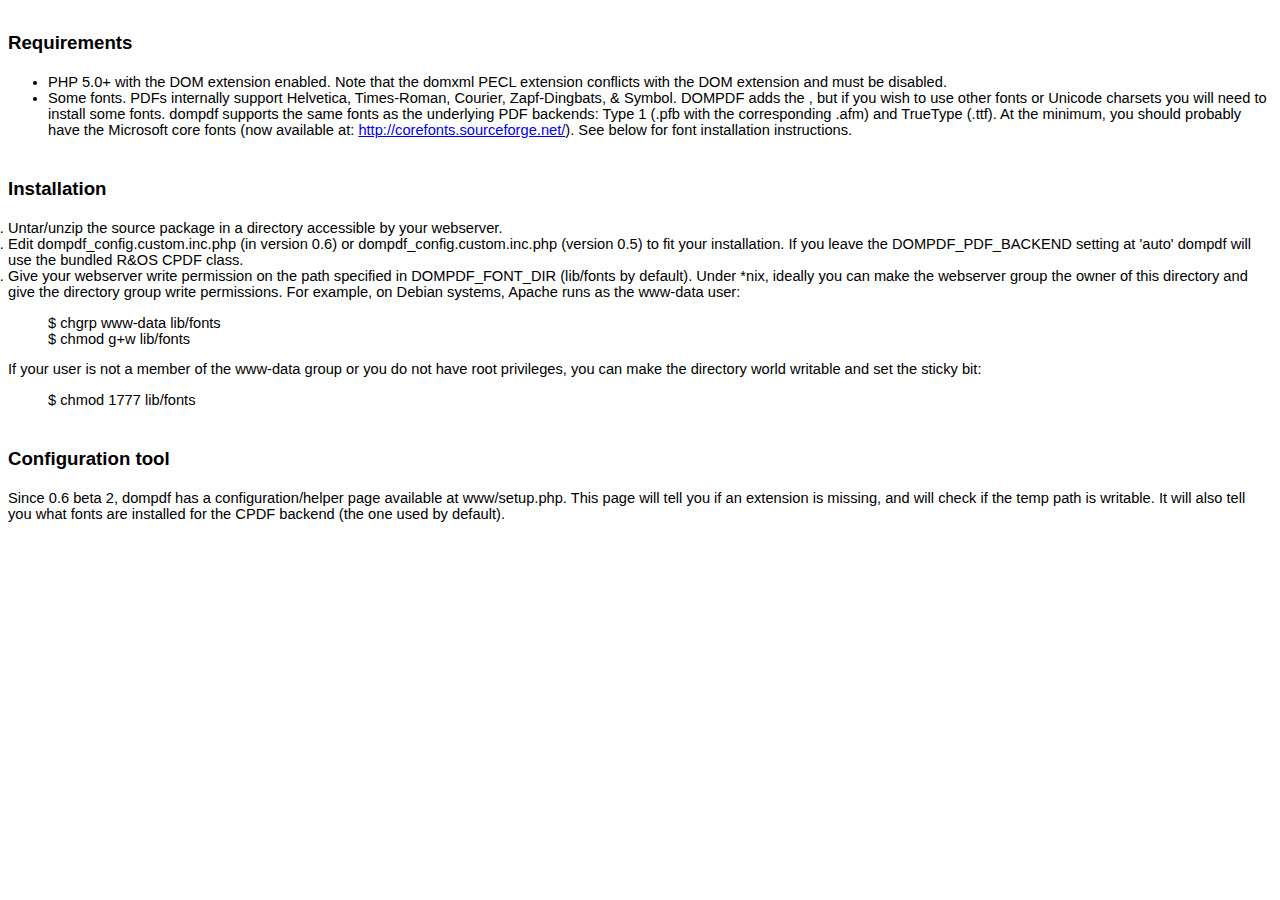
<file: libreria/dompdf/readme.html>
<html>
<head>
<title>DOMPDF 0.6.0 beta 3 release notes</title>
<style type="text/css">
ol {
	margin:0;
	padding:0
}
p {
	margin:0
}
.c5 {
	list-style-type:disc;
	margin:0;
	padding:0
}
.c12 {
	background-color:#ffffff;
}
.c7 {
	color:#1155cc;
	text-decoration:underline
}
.c1 {
	color:#000099;
	text-decoration:underline
}
.c8 {
	font-size:12pt;
	font-weight:bold
}
.c3 {
	font-size:14pt;
	font-weight:bold
}
.c6 {
	color:inherit;
	text-decoration:inherit
}
.c2 {
	padding-left:0pt;
	margin-left:36pt
}
.c10 {
	font-size:18pt
}
.c9 {
	color:#ff0000
}
.c11 {
	font-weight:bold
}
.c4 {
	height:11pt
}
.c0 {
	direction:ltr
}
.title {
	padding-top:24pt;
	line-height:1.15;
	text-align:left;
	color:#000000;
	font-size:36pt;
	font-family:Arial;
	font-weight:bold;
	padding-bottom:6pt
}
.subtitle {
	padding-top:18pt;
	line-height:1.15;
	text-align:left;
	color:#666666;
	font-style:italic;
	font-size:24pt;
	font-family:Georgia;
	padding-bottom:4pt
}
body {
	color:#000000;
	font-size:11pt;
	font-family:Arial
}
h1 {
	padding-top:18pt;
	line-height:1.15;
	text-align:left;
	color:#000000;
	font-size:18pt;
	font-family:Arial;
	font-weight:bold;
	padding-bottom:4pt
}
h2 {
	padding-top:18pt;
	line-height:1.15;
	text-align:left;
	color:#000000;
	font-size:14pt;
	font-family:Arial;
	font-weight:bold;
	padding-bottom:4pt
}
h3 {
	padding-top:14pt;
	line-height:1.15;
	text-align:left;
	color:#000000;
	font-size:14pt;
	font-family:Arial;
	font-weight:bold;
	padding-bottom:4pt
}
h4 {
	padding-top:12pt;
	line-height:1.15;
	text-align:left;
	color:#000000;
	font-size:12pt;
	font-family:Arial;
	font-weight:bold;
	padding-bottom:2pt
}
h5 {
	padding-top:11pt;
	line-height:1.15;
	text-align:left;
	color:#666666;
	font-size:10pt;
	font-family:Arial;
	font-weight:bold;
	padding-bottom:2pt
}
h6 {
	padding-top:10pt;
	line-height:1.15;
	text-align:left;
	color:#666666;
	font-style:italic;
	font-size:10pt;
	font-family:Arial;
	padding-bottom:2pt
}
</style>
</head>
<body class="c12">
<h2>Requirements</h2>
<ul>
	<li>PHP 5.0+ with the DOM extension enabled.   Note that the domxml PECL extension conflicts with the DOM extension and   must be disabled. </li>
	<li>Some fonts. PDFs internally support   Helvetica, Times-Roman, Courier, Zapf-Dingbats, &amp; Symbol. DOMPDF adds the , but if you wish to   use other fonts or Unicode charsets you will need to install some fonts.   dompdf supports the same fonts as the underlying PDF backends: Type 1   (.pfb with the corresponding .afm) and TrueType (.ttf). At the minimum,   you should probably have the Microsoft core fonts (now available at: <a href="http://corefonts.sourceforge.net/" rel="nofollow">http://corefonts.sourceforge.net/</a>). See below for font installation instructions.</li>
</ul>
<h2><a name="Installation"></a>Installation</h2>
<ol>
	<li>Untar/unzip the source package in a directory accessible by your webserver. </li>
	<li>Edit dompdf_config.custom.inc.php (in version 0.6) or dompdf_config.custom.inc.php   (version 0.5) to fit your installation. If you leave the   DOMPDF_PDF_BACKEND setting at 'auto' dompdf will use the bundled   R&amp;OS CPDF class. </li>
	<li>Give your webserver write permission on the path specified in DOMPDF_FONT_DIR (lib/fonts by default). Under *nix,   ideally you can make the webserver group the owner of this directory   and give the directory group write permissions. For example, on Debian   systems, Apache runs as the www-data user: </li>
</ol>
<blockquote>$ chgrp www-data lib/fonts<br>
	$ chmod g+w lib/fonts </blockquote>
<p>If your user is not a member of the www-data group or   you do not have root privileges, you can make the directory world   writable and set the sticky bit: </p>
<blockquote> $ chmod 1777 lib/fonts </blockquote>
<h2><a name="Configuration_tool"></a>Configuration tool</h2>
<p>Since 0.6 beta 2, dompdf has a configuration/helper page available at www/setup.php.   This page will tell you if an extension is missing, and will check if   the temp path is writable. It will also tell you what fonts are   installed for the CPDF backend (the one used by default). </p>
</body>
</html>
</file>
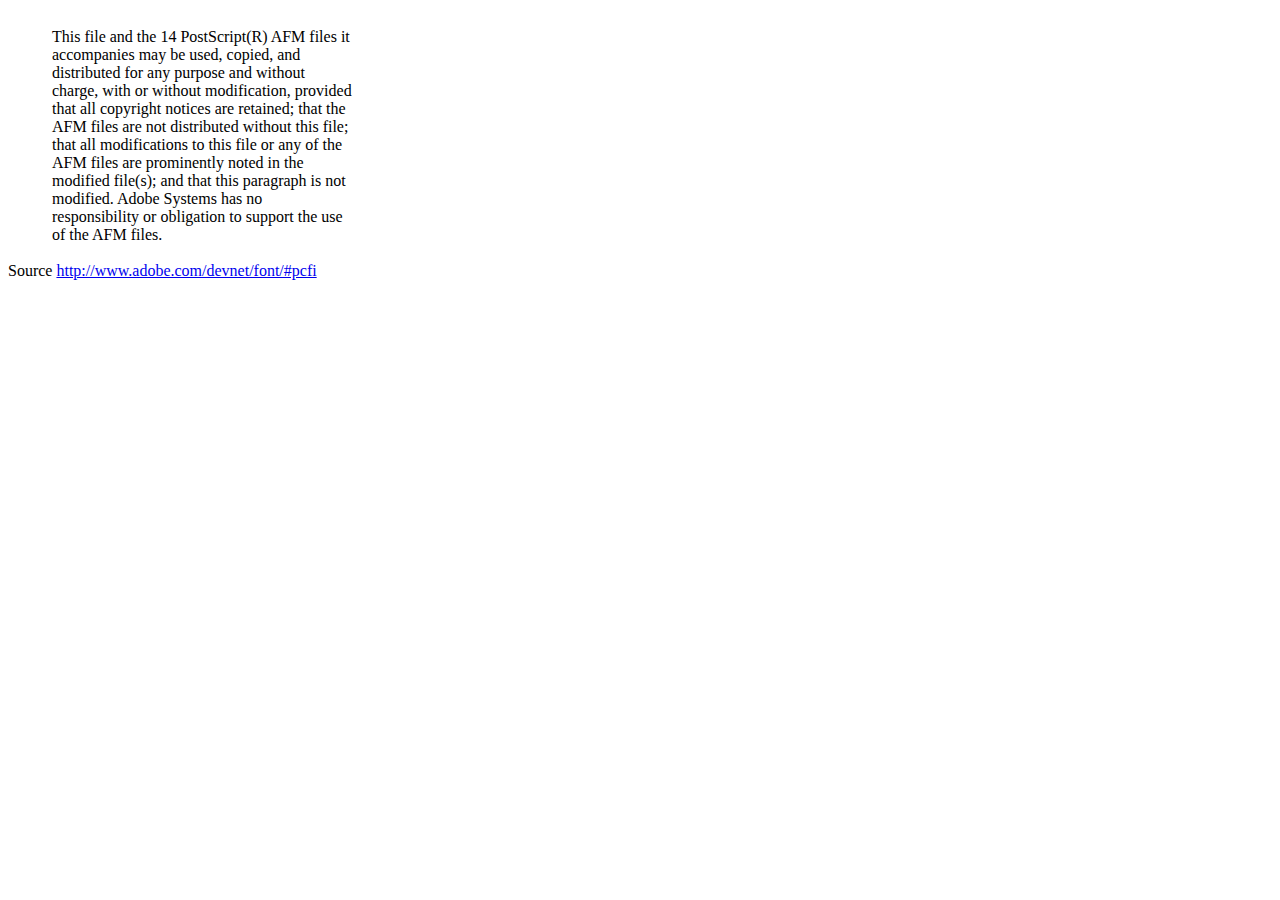
<file: libreria/dompdf/lib/fonts/mustRead.html>
<html>
	<head>
		<meta http-equiv="content-type" content="text/html;charset=iso-8859-1">
		<meta name="generator" content="Adobe GoLive 4">
		<title>Core 14 AFM Files - ReadMe</title>
	</head>
	<body bgcolor="white">
		<font color="white">or</font>
		<table border="0" cellpadding="0" cellspacing="2">
			<tr>
				<td width="40"></td>
				<td width="300">This file and the 14 PostScript(R) AFM files it accompanies may be used, copied, and distributed for any purpose and without charge, with or without modification, provided that all copyright notices are retained; that the AFM files are not distributed without this file; that all modifications to this file or any of the AFM files are prominently noted in the modified file(s); and that this paragraph is not modified. Adobe Systems has no responsibility or obligation to support the use of the AFM files. <font color="white">Col</font></td>
			</tr>
		</table>
		<p>Source <a href="http://www.adobe.com/devnet/font/#pcfi">http://www.adobe.com/devnet/font/#pcfi</a></p>
</body>
</html>
</file>
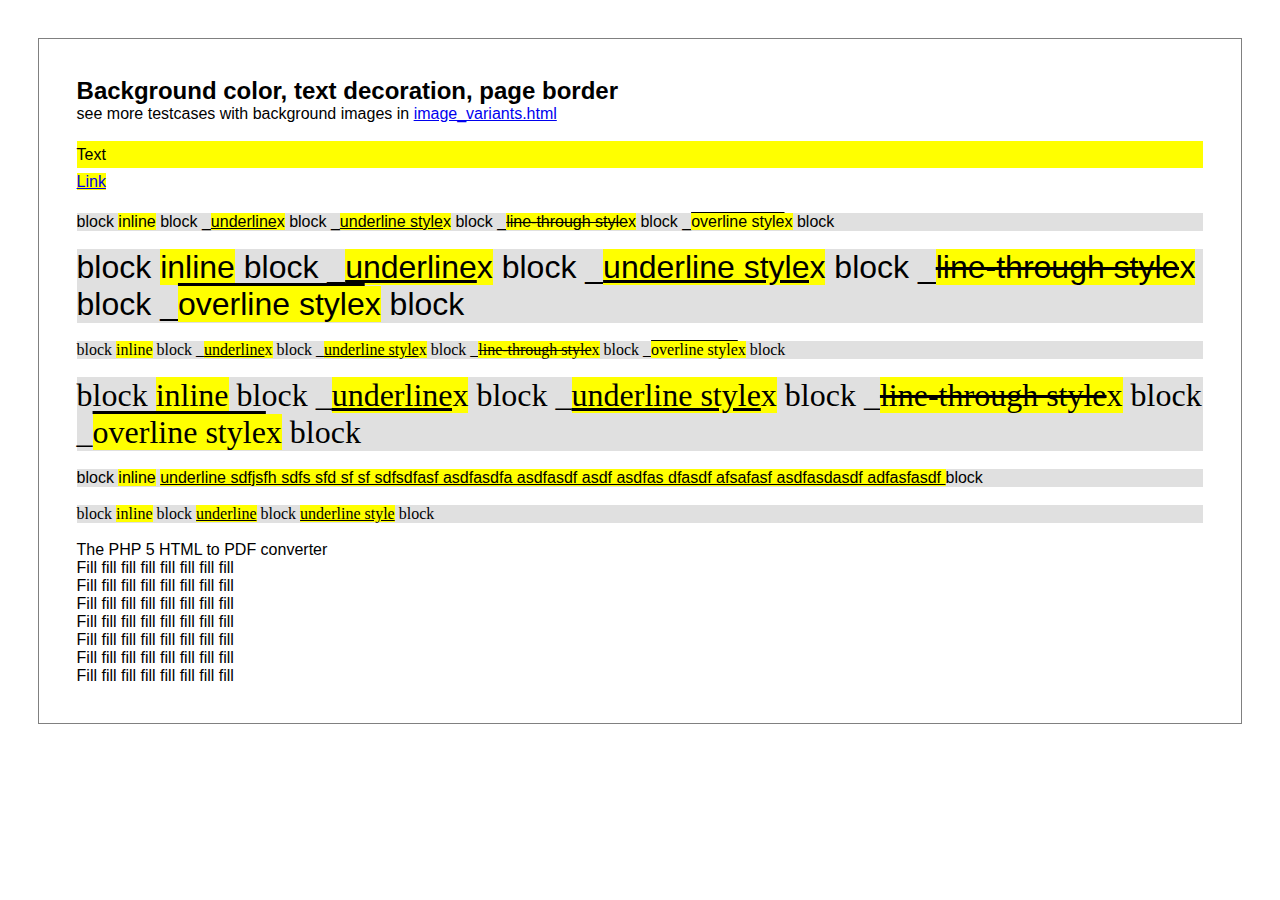
<file: libreria/dompdf/www/test/backgroundcolor_fontdecoration_pageborder.html>
<!DOCTYPE HTML PUBLIC "-//W3C//DTD HTML 4.01 Transitional//EN" "http://www.w3.org/TR/html4/loose.dtd">
<html>
<head>
<meta http-equiv="Content-Type" content="text/html; charset=iso-8859-15">
<style>
* { padding: 0; margin: 0; }

body {
  /*color: #7d7a7a;*/
  /*font-family: 'trebuchet ms', verdana, sans-serif;*/
  font-family: sans-serif;
}

div.page {
  margin:10mm;
  padding:10mm;
  border:0.5pt solid gray;
}
div.bgcolor {
  background-color:#e0e0e0;
  line-height:170%;
}
</style>
</head>

<body>
<div class="page">
<h2><a name="bgimages">Background color, text decoration, page border</a></h2>
<p>see more testcases with background images in <a href="image_variants.html">image_variants.html</a></p>

<div class="bgcolor">
</div>

<p>&nbsp;<p>

<p style="background:yellow; line-height:170%;">Text</p>
<p><a href="bgimages" style="background:yellow; line-height:170%;">Link</a></p>

<p>&nbsp;<p>

<div style="background-color:#e0e0e0;">
block
<span style="background-color:yellow;">inline</span>
block
_<u  style="background-color:yellow;">underline</u><span style="background-color:yellow;">x</span>
block
_<span style="background-color:yellow;text-decoration:underline;">underline style</span><span style="background-color:yellow;">x</span>
block
_<span style="background-color:yellow;text-decoration:line-through;">line-through style</span><span style="background-color:yellow;">x</span>
block
_<span style="background-color:yellow;text-decoration:overline;">overline style</span><span style="background-color:yellow;">x</span>
block
</div>

<p>&nbsp;<p>

<div style="font-size:200%; background-color:#e0e0e0;">
block
<span style="background-color:yellow;">inline</span>
block
_<u  style="background-color:yellow;">underline</u><span style="background-color:yellow;">x</span>
block
_<span style="background-color:yellow;text-decoration:underline;">underline style</span><span style="background-color:yellow;">x</span>
block
_<span style="background-color:yellow;text-decoration:line-through;">line-through style</span><span style="background-color:yellow;">x</span>
block
_<span style="background-color:yellow;text-decoration:overline;">overline style</span><span style="background-color:yellow;">x</span>
block
</div>

<p>&nbsp;<p>

<div style="font-family:times; background-color:#e0e0e0;">
block
<span style="background-color:yellow;">inline</span>
block
_<u  style="background-color:yellow;">underline</u><span style="background-color:yellow;">x</span> 
block
_<span style="background-color:yellow;text-decoration:underline;">underline style</span><span style="background-color:yellow;">x</span>
block
_<span style="background-color:yellow;text-decoration:line-through;">line-through style</span><span style="background-color:yellow;">x</span>
block
_<span style="background-color:yellow;text-decoration:overline;">overline style</span><span style="background-color:yellow;">x</span>
block
</div>

<p>&nbsp;<p>

<div style="font-family:times; font-size:200%; background-color:#e0e0e0;">
block
<span style="background-color:yellow;">inline</span>
block
_<u  style="background-color:yellow;">underline</u><span style="background-color:yellow;">x</span>
block
_<span style="background-color:yellow;text-decoration:underline;">underline style</span><span style="background-color:yellow;">x</span>
block
_<span style="background-color:yellow;text-decoration:line-through;">line-through style</span><span style="background-color:yellow;">x</span>
block
_<span style="background-color:yellow;text-decoration:overline;">overline style</span><span style="background-color:yellow;">x</span>
block
</div>
<p>&nbsp;<p>

<div style="background-color:#e0e0e0;">
block
<span style="background-color:yellow;">inline</span>
<span style="background-color:yellow;text-decoration:underline;">
underline sdfjsfh sdfs sfd sf sf sdfsdfasf asdfasdfa asdfasdf asdf asdfas dfasdf afsafasf asdfasdasdf adfasfasdf
</span>
block
</div>

<p>&nbsp;<p>

<div style="background-color:#e0e0e0;font-family:serif;">
block
<span style="background-color:yellow;">inline</span>
block
<u  style="background-color:yellow;">underline</u>
block
<span style="background-color:yellow;text-decoration:underline;">underline style</span>
block
</div>

<p>&nbsp;<p>

<p>
<span>The PHP 5 HTML to PDF converter</span>
</p>

<p>Fill fill fill fill fill fill fill fill</p>
<p>Fill fill fill fill fill fill fill fill</p>
<p>Fill fill fill fill fill fill fill fill</p>
<p>Fill fill fill fill fill fill fill fill</p>
<p>Fill fill fill fill fill fill fill fill</p>
<p>Fill fill fill fill fill fill fill fill</p>
<p>Fill fill fill fill fill fill fill fill</p>
<div>
</body> </html>
</file>
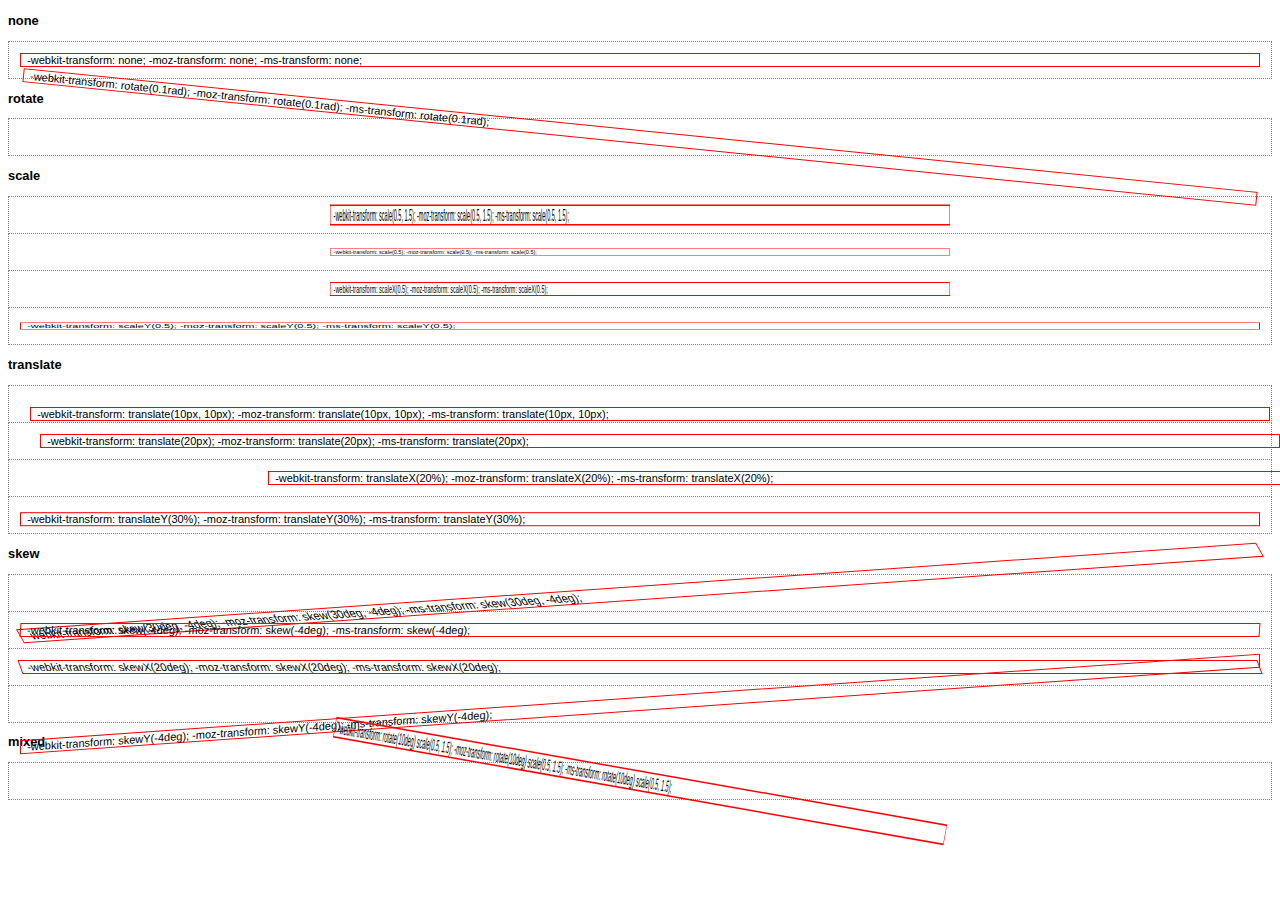
<file: libreria/dompdf/www/test/css_2d_transforms.html>
<!DOCTYPE html PUBLIC "-//W3C//DTD XHTML 1.0 Strict//EN"
 "http://www.w3.org/TR/xhtml1/DTD/xhtml1-strict.dtd">
<html xmlns="http://www.w3.org/1999/xhtml" xml:lang="en" lang="en"><head>
<title></title>


<style>
  body {
    font-family: sans-serif;
    font-size: 11px;
  }
  div.transformed {
    border: 1px solid red;
    -webkit-transform-origin: 50% 50%;
    -moz-transform-origin: 50% 50%;
    -ms-transform-origin: 50% 50%;
  }
  div.transformed:after {
    content: attr(style);
  }
  
  div.grid {
    border: 1px dotted grey;
    margin: 0;
    padding: 1em;
    margin-bottom: -1px;
  }
</style>

<!--[if IE]>
<script type="text/javascript" src="../cssSandpaper/js/EventHelpers.js"></script>
<script type="text/javascript" src="../cssSandpaper/js/cssQuery-p.js"></script>
<script type="text/javascript" src="../cssSandpaper/js/jcoglan.com/sylvester.js"></script>
<script type="text/javascript" src="../cssSandpaper/js/cssSandpaper.js"></script>

<script type="text/javascript">
  if (!document.documentMode || document.documentMode < 9)
  
  window.onload = function(){
    var nodes = document.querySelectorAll("*[style]");
    
    for (var i = 0; i < nodes.length; i++) {
      var style = nodes[i].getAttribute("style");
      var trans = /-ms-transform\s*:\s*([^;]+)/i.exec(style);
      
      try {
        if (trans && trans[1] !== "none") {
          cssSandpaper.setTransform(nodes[i], trans[1]);
        }
      } catch(e) {}
    }
  }
</script>
<![endif]-->

</head>
<body>

<h3>none</h3>
<div class="grid"><div class="transformed" style="-webkit-transform: none; -moz-transform: none; -ms-transform: none;">&nbsp; </div></div>

<h3>rotate</h3>
<div class="grid"><div class="transformed" style="-webkit-transform: rotate(0.1rad); -moz-transform: rotate(0.1rad); -ms-transform: rotate(0.1rad);">&nbsp; </div></div>

<h3>scale</h3>
<div class="grid"><div class="transformed" style="-webkit-transform: scale(0.5, 1.5); -moz-transform: scale(0.5, 1.5); -ms-transform: scale(0.5, 1.5);">&nbsp; </div></div>
<div class="grid"><div class="transformed" style="-webkit-transform: scale(0.5); -moz-transform: scale(0.5); -ms-transform: scale(0.5);">&nbsp; </div></div>
<div class="grid"><div class="transformed" style="-webkit-transform: scaleX(0.5); -moz-transform: scaleX(0.5); -ms-transform: scaleX(0.5);">&nbsp; </div></div>
<div class="grid"><div class="transformed" style="-webkit-transform: scaleY(0.5); -moz-transform: scaleY(0.5); -ms-transform: scaleY(0.5);">&nbsp; </div></div>

<h3>translate</h3>
<div class="grid"><div class="transformed" style="-webkit-transform: translate(10px, 10px); -moz-transform: translate(10px, 10px); -ms-transform: translate(10px, 10px);">&nbsp; </div></div>
<div class="grid"><div class="transformed" style="-webkit-transform: translate(20px); -moz-transform: translate(20px); -ms-transform: translate(20px);">&nbsp; </div></div>
<div class="grid"><div class="transformed" style="-webkit-transform: translateX(20%); -moz-transform: translateX(20%); -ms-transform: translateX(20%);">&nbsp; </div></div>
<div class="grid"><div class="transformed" style="-webkit-transform: translateY(30%); -moz-transform: translateY(30%); -ms-transform: translateY(30%);">&nbsp; </div></div>

<h3>skew</h3>
<div class="grid"><div class="transformed" style="-webkit-transform: skew(30deg, -4deg); -moz-transform: skew(30deg, -4deg); -ms-transform: skew(30deg, -4deg);">&nbsp; </div></div>
<div class="grid"><div class="transformed" style="-webkit-transform: skew(-4deg); -moz-transform: skew(-4deg); -ms-transform: skew(-4deg);">&nbsp; </div></div>
<div class="grid"><div class="transformed" style="-webkit-transform: skewX(20deg); -moz-transform: skewX(20deg); -ms-transform: skewX(20deg);">&nbsp; </div></div>
<div class="grid"><div class="transformed" style="-webkit-transform: skewY(-4deg); -moz-transform: skewY(-4deg); -ms-transform: skewY(-4deg);">&nbsp; </div></div>

<h3>mixed</h3>
<div class="grid"><div class="transformed" style="-webkit-transform: rotate(10deg) scale(0.5, 1.5); -moz-transform: rotate(10deg) scale(0.5, 1.5); -ms-transform: rotate(10deg) scale(0.5, 1.5);">&nbsp; </div></div>

</body>
</html>
</file>
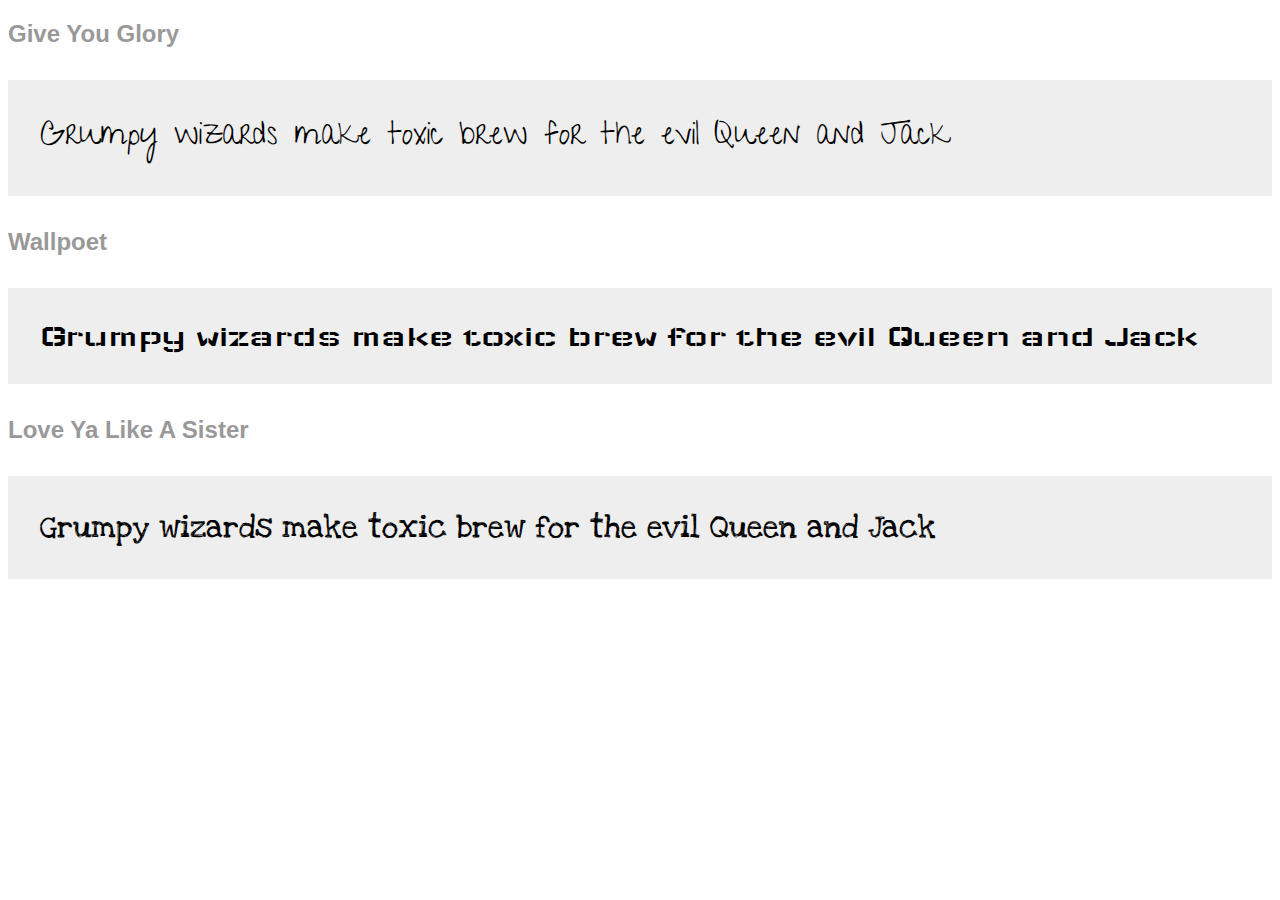
<file: libreria/dompdf/www/test/css_at_font_face.html>
<!DOCTYPE HTML PUBLIC "-//W3C//DTD HTML 4.01 Transitional//EN" "http://www.w3.org/TR/html4/loose.dtd">
<html>
<head>
<meta http-equiv="Content-Type" content="text/html; charset=iso-8859-15">
<link href='http://fonts.googleapis.com/css?family=Give+You+Glory&v2' rel='stylesheet' type='text/css'>
<link href='http://fonts.googleapis.com/css?family=Wallpoet&v2' rel='stylesheet' type='text/css'>
<link href='http://fonts.googleapis.com/css?family=Love+Ya+Like+A+Sister&v2' rel='stylesheet' type='text/css'>
<style type="text/css">
	body {
		font-family: sans-serif;
	}
	p {
		font-size: 2em;
		background: #eee;
		padding: 1em;
	}
	
	h2 {
		color: #999;
	}
</style>
</head>
<body>

<h2>Give You Glory</h2>
<p style="font-family: 'Give You Glory', sans-serif;">
  Grumpy wizards make toxic brew for the evil Queen and Jack
</p>

<h2>Wallpoet</h2>
<p style="font-family: 'Wallpoet', sans-serif;">
  Grumpy wizards make toxic brew for the evil Queen and Jack
</p>

<h2>Love Ya Like A Sister</h2>
<p style="font-family: 'Love Ya Like A Sister', sans-serif;">
  Grumpy wizards make toxic brew for the evil Queen and Jack
</p>

</body>
</html>
</file>
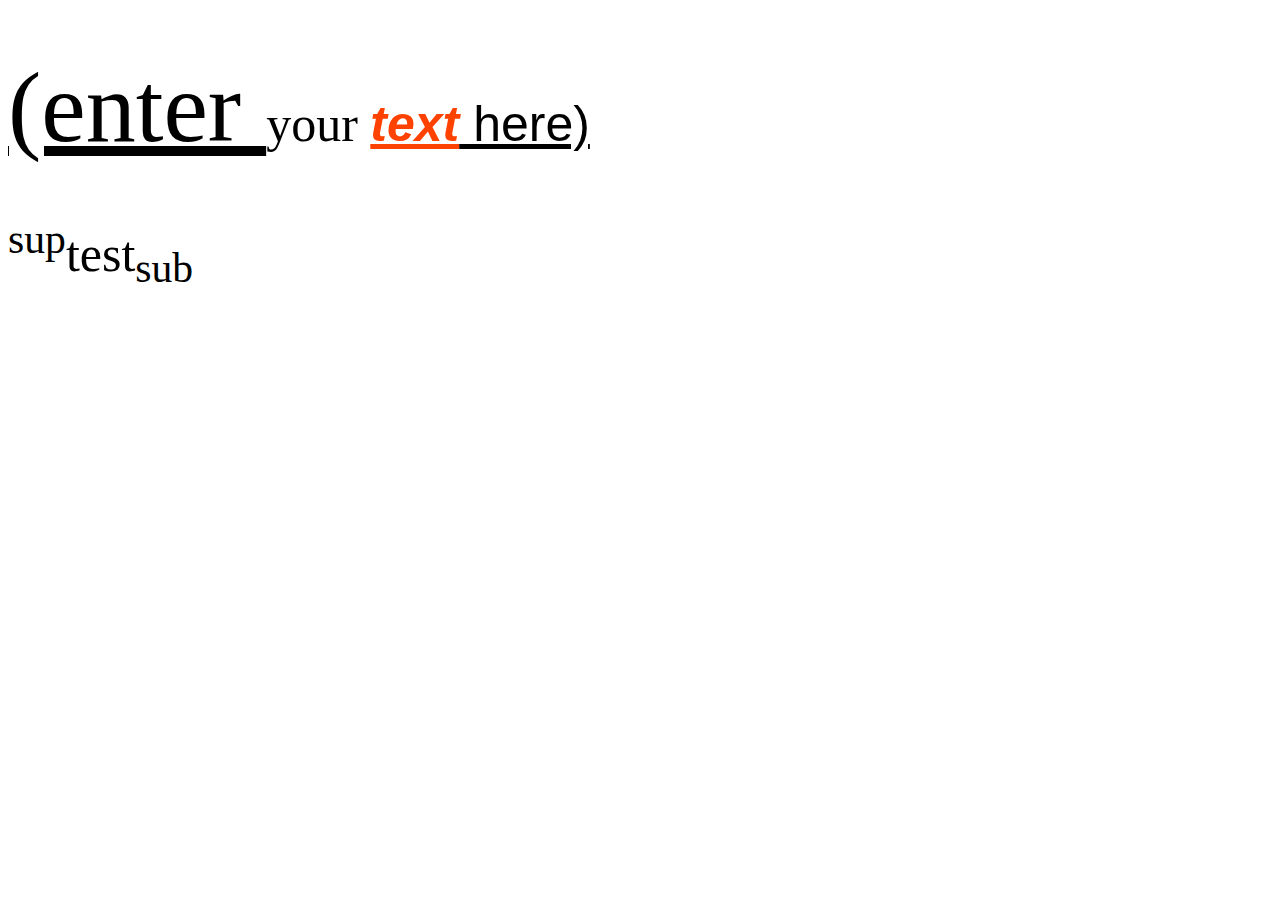
<file: libreria/dompdf/www/test/css_baseline.html>
<!DOCTYPE html PUBLIC "-//W3C//DTD XHTML 1.0 Strict//EN"
 "http://www.w3.org/TR/xhtml1/DTD/xhtml1-strict.dtd">
<html xmlns="http://www.w3.org/1999/xhtml" xml:lang="en" lang="en"><head>
<title></title>

<style type="text/css">
body {
  /*text-decoration: underline;*/
  font-size: 50px;
}

#one span {
	vertical-align: baseline;
}

#two span {
  vertical-align: top;
	color: green;
  text-decoration: underline;
}

span.first {
	font-size: 2em;
  text-decoration: underline;
}

span.second {
	font-family: sans-serif;
	font-weight: bold; 
	color: rgb(255, 66, 0);
  font-style: italic;
  text-decoration: underline;
}

span.third {
	font-family: sans-serif;
	font-size: 1em;
  text-decoration: underline;
}
</style>
</head>
<body>

<p id="one">
<span class="first">(enter </span><span >your </span><span class="second">text</span><span class="third"> here)</span>
</p>

<p id="two">
<sup>sup</sup>test<sub>sub</sub>
</p>

</body>
</html>
</file>
<file: web/vendors/perfect-scrollbar/perfect-scrollbar.css>
.ps-container.ps-active-x > .ps-scrollbar-x-rail, .ps-container.ps-active-y > .ps-scrollbar-y-rail {
  display: block; }
.ps-container.ps-in-scrolling {
  pointer-events: none; }
  .ps-container.ps-in-scrolling > .ps-scrollbar-x-rail {
    background-color: rgba(10,10,10,0.3);
    opacity: 0.9;
    -ms-filter: "progid:DXImageTransform.Microsoft.Alpha(Opacity=90)";
    filter: alpha(opacity=90); }
    .ps-container.ps-in-scrolling > .ps-scrollbar-x-rail > .ps-scrollbar-x {
      background-color: rgba(130,130,138,0.9); }
  .ps-container.ps-in-scrolling > .ps-scrollbar-y-rail {
    background-color: rgba(10,10,10,0.3);
    opacity: 0.9;
    -ms-filter: "progid:DXImageTransform.Microsoft.Alpha(Opacity=90)";
    filter: alpha(opacity=90); }
    .ps-container.ps-in-scrolling > .ps-scrollbar-y-rail > .ps-scrollbar-y {
      background-color: rgba(130,130,138,0.9); }
.ps-container > .ps-scrollbar-x-rail {
  display: none;
  position: absolute;
  /* please don't change 'position' */
  -webkit-border-radius: 0px;
  -moz-border-radius: 0px;
  -ms-border-radius: 0px;
  border-radius: 0px;
  opacity: 0;
  -ms-filter: "progid:DXImageTransform.Microsoft.Alpha(Opacity=0)";
  filter: alpha(opacity=0);
  -webkit-transition: background-color 0.2s linear, opacity 0.2s linear;
  -moz-transition: background-color 0.2s linear, opacity 0.2s linear;
  -o-transition: background-color 0.2s linear, opacity 0.2s linear;
  transition: background-color 0.2s linear, opacity 0.2s linear;
  bottom: 3px;
  /* there must be 'bottom' for ps-scrollbar-x-rail */
  height: 5px; }
  .ps-container > .ps-scrollbar-x-rail > .ps-scrollbar-x {
    position: absolute;
    /* please don't change 'position' */
    background-color: rgba(130,130,138,1);
    -webkit-border-radius: 0px;
    -moz-border-radius: 0px;
    -ms-border-radius: 0px;
    border-radius: 0px;
    -webkit-transition: background-color 0.2s linear;
    -moz-transition: background-color 0.2s linear;
    -o-transition: background-color 0.2s linear;
    transition: background-color 0.2s linear;
    bottom: 0;
    /* there must be 'bottom' for ps-scrollbar-x */
    height: 5px; }
.ps-container > .ps-scrollbar-y-rail {
  display: none;
  position: absolute;
  /* please don't change 'position' */
  -webkit-border-radius: 0px;
  -moz-border-radius: 0px;
  -ms-border-radius: 0px;
  border-radius: 0px;
  opacity: 0;
  -ms-filter: "progid:DXImageTransform.Microsoft.Alpha(Opacity=0)";
  filter: alpha(opacity=0);
  -webkit-transition: background-color 0.2s linear, opacity 0.2s linear;
  -moz-transition: background-color 0.2s linear, opacity 0.2s linear;
  -o-transition: background-color 0.2s linear, opacity 0.2s linear;
  transition: background-color 0.2s linear, opacity 0.2s linear;
  right: 3px;
  /* there must be 'right' for ps-scrollbar-y-rail */
  width: 5px; }
  .ps-container > .ps-scrollbar-y-rail > .ps-scrollbar-y {
    position: absolute;
    /* please don't change 'position' */
    background-color: rgba(130,130,138,1);
    -webkit-border-radius: 0px;
    -moz-border-radius: 0px;
    -ms-border-radius: 0px;
    border-radius: 0px;
    -webkit-transition: background-color 0.2s linear;
    -moz-transition: background-color 0.2s linear;
    -o-transition: background-color 0.2s linear;
    transition: background-color 0.2s linear;
    right: 0;
    /* there must be 'right' for ps-scrollbar-y */
    width: 5px; }
.ps-container:hover.ps-in-scrolling {
  pointer-events: none; }
  .ps-container:hover.ps-in-scrolling > .ps-scrollbar-x-rail {
    background-color: rgba(10,10,10,0.3);
    opacity: 0.9;
    -ms-filter: "progid:DXImageTransform.Microsoft.Alpha(Opacity=90)";
    filter: alpha(opacity=90); }
    .ps-container:hover.ps-in-scrolling > .ps-scrollbar-x-rail > .ps-scrollbar-x {
      background-color: rgba(130,130,138,0.9); }
  .ps-container:hover.ps-in-scrolling > .ps-scrollbar-y-rail {
    background-color: rgba(10,10,10,0.3);
    opacity: 0.9;
    -ms-filter: "progid:DXImageTransform.Microsoft.Alpha(Opacity=90)";
    filter: alpha(opacity=90); }
    .ps-container:hover.ps-in-scrolling > .ps-scrollbar-y-rail > .ps-scrollbar-y {
      background-color: rgba(130,130,138,0.9); }
.ps-container:hover > .ps-scrollbar-x-rail, .ps-container:hover > .ps-scrollbar-y-rail {
  opacity: 0.6;
  -ms-filter: "progid:DXImageTransform.Microsoft.Alpha(Opacity=60)";
  filter: alpha(opacity=60); }
.ps-container:hover > .ps-scrollbar-x-rail:hover {
  background-color: rgba(10,10,10,0.3);
  opacity: 0.9;
  -ms-filter: "progid:DXImageTransform.Microsoft.Alpha(Opacity=90)";
  filter: alpha(opacity=90); }
  .ps-container:hover > .ps-scrollbar-x-rail:hover > .ps-scrollbar-x {
    background-color: rgba(130,130,138,0.9); }
.ps-container:hover > .ps-scrollbar-y-rail:hover {
  background-color: rgba(10,10,10,0.3);
  opacity: 0.9;
  -ms-filter: "progid:DXImageTransform.Microsoft.Alpha(Opacity=90)";
  filter: alpha(opacity=90); }
  .ps-container:hover > .ps-scrollbar-y-rail:hover > .ps-scrollbar-y {
    background-color: rgba(130,130,138,0.9); }
</file>
<file: web/vendors/prism/prism.css>
/* http://prismjs.com/download.html?themes=prism&languages=[base64]&plugins=line-highlight+line-numbers+show-invisibles+autolinker+wpd+file-highlight+show-language+jsonp-highlight+highlight-keywords */
/**
 * prism.js default theme for JavaScript, CSS and HTML
 * Based on dabblet (http://dabblet.com)
 * @author Lea Verou
 */

code[class*="language-"],
pre[class*="language-"] {
	color: black;
	text-shadow: 0 1px white;
	font-family: Consolas, Monaco, 'Andale Mono', 'Ubuntu Mono', monospace;
	direction: ltr;
	text-align: left;
	white-space: pre;
	word-spacing: normal;
	word-break: normal;
	word-wrap: normal;
	line-height: 1.5;

	-moz-tab-size: 4;
	-o-tab-size: 4;
	tab-size: 4;

	-webkit-hyphens: none;
	-moz-hyphens: none;
	-ms-hyphens: none;
	hyphens: none;
}

pre[class*="language-"]::-moz-selection, pre[class*="language-"] ::-moz-selection,
code[class*="language-"]::-moz-selection, code[class*="language-"] ::-moz-selection {
	text-shadow: none;
	background: #b3d4fc;
}

pre[class*="language-"]::selection, pre[class*="language-"] ::selection,
code[class*="language-"]::selection, code[class*="language-"] ::selection {
	text-shadow: none;
	background: #b3d4fc;
}

@media print {
	code[class*="language-"],
	pre[class*="language-"] {
		text-shadow: none;
	}
}

/* Code blocks */
pre[class*="language-"] {
	padding: 1em;
	margin: .5em 0;
	overflow: auto;
}

:not(pre) > code[class*="language-"],
pre[class*="language-"] {
	background: #f5f2f0;
}

/* Inline code */
:not(pre) > code[class*="language-"] {
	padding: .1em;
	border-radius: .3em;
	white-space: normal;
}

.token.comment,
.token.prolog,
.token.doctype,
.token.cdata {
	color: slategray;
}

.token.punctuation {
	color: #999;
}

.namespace {
	opacity: .7;
}

.token.property,
.token.tag,
.token.boolean,
.token.number,
.token.constant,
.token.symbol,
.token.deleted {
	color: #905;
}

.token.selector,
.token.attr-name,
.token.string,
.token.char,
.token.builtin,
.token.inserted {
	color: #690;
}

.token.operator,
.token.entity,
.token.url,
.language-css .token.string,
.style .token.string {
	color: #a67f59;
	background: hsla(0, 0%, 100%, .5);
}

.token.atrule,
.token.attr-value,
.token.keyword {
	color: #07a;
}

.token.function {
	color: #DD4A68;
}

.token.regex,
.token.important,
.token.variable {
	color: #e90;
}

.token.important,
.token.bold {
	font-weight: bold;
}
.token.italic {
	font-style: italic;
}

.token.entity {
	cursor: help;
}

pre[data-line] {
	position: relative;
	padding: 1em 0 1em 3em;
}

.line-highlight {
	position: absolute;
	left: 0;
	right: 0;
	padding: inherit 0;
	margin-top: 1em; /* Same as .prism’s padding-top */

	background: hsla(24, 20%, 50%,.08);
	background: -moz-linear-gradient(left, hsla(24, 20%, 50%,.1) 70%, hsla(24, 20%, 50%,0));
	background: -webkit-linear-gradient(left, hsla(24, 20%, 50%,.1) 70%, hsla(24, 20%, 50%,0));
	background: -o-linear-gradient(left, hsla(24, 20%, 50%,.1) 70%, hsla(24, 20%, 50%,0));
	background: linear-gradient(left, hsla(24, 20%, 50%,.1) 70%, hsla(24, 20%, 50%,0));
	
	pointer-events: none;
	
	line-height: inherit;
	white-space: pre;
}

	.line-highlight:before,
	.line-highlight[data-end]:after {
		content: attr(data-start);
		position: absolute;
		top: .4em;
		left: .6em;
		min-width: 1em;
		padding: 0 .5em;
		background-color: hsla(24, 20%, 50%,.4);
		color: hsl(24, 20%, 95%);
		font: bold 65%/1.5 sans-serif;
		text-align: center;
		vertical-align: .3em;
		border-radius: 999px;
		text-shadow: none;
		box-shadow: 0 1px white;
	}
	
	.line-highlight[data-end]:after {
		content: attr(data-end);
		top: auto;
		bottom: .4em;
	}
pre.line-numbers {
	position: relative;
	padding-left: 3.8em;
	counter-reset: linenumber;
}

pre.line-numbers > code {
	position: relative;
}

.line-numbers .line-numbers-rows {
	position: absolute;
	pointer-events: none;
	top: 0;
	font-size: 100%;
	left: -3.8em;
	width: 3em; /* works for line-numbers below 1000 lines */
	letter-spacing: -1px;
	border-right: 1px solid #999;

	-webkit-user-select: none;
	-moz-user-select: none;
	-ms-user-select: none;
	user-select: none;

}

	.line-numbers-rows > span {
		pointer-events: none;
		display: block;
		counter-increment: linenumber;
	}

		.line-numbers-rows > span:before {
			content: counter(linenumber);
			color: #999;
			display: block;
			padding-right: 0.8em;
			text-align: right;
		}
.token.tab:not(:empty):before,
.token.cr:before,
.token.lf:before {
	color: hsl(24, 20%, 85%);
}

.token.tab:not(:empty):before {
    content: '\21E5';
}

.token.cr:before {
    content: '\240D';
}

.token.crlf:before {
    content: '\240D\240A';
}
.token.lf:before {
    content: '\240A';
}

.token a {
	color: inherit;
}
code[class*="language-"] a[href],
pre[class*="language-"] a[href] {
	cursor: help;
	text-decoration: none;
}

code[class*="language-"] a[href]:hover,
pre[class*="language-"] a[href]:hover {
	cursor: help;
	text-decoration: underline;
}
div.prism-show-language {
	position: relative;
}

div.prism-show-language > div.prism-show-language-label[data-language] {
	color: black;
	background-color: #CFCFCF;
	display: inline-block;
	position: absolute;
	bottom: auto;
	left: auto;
	top: 0;
	right: 0;
	width: auto;
	height: auto;
	font-size: 0.9em;
	border-radius: 0 0 0 5px;
	padding: 0 0.5em;
	text-shadow: none;
	z-index: 1;
	-webkit-box-shadow: none;
	-moz-box-shadow: none;
	box-shadow: none;
	-webkit-transform: none;
	-moz-transform: none;
	-ms-transform: none;
	-o-transform: none;
	transform: none;
}
</file>
<file: web/css/style.css>
@import url(https://fonts.googleapis.com/css?family=Roboto:300,300i,400,400i,700);
.materialize-red {
  background-color: #e51c23 !important;
}

.materialize-red-text {
  color: #e51c23 !important;
}

.materialize-red.lighten-5 {
  background-color: #fdeaeb !important;
}

.materialize-red-text.text-lighten-5 {
  color: #fdeaeb !important;
}

.materialize-red.lighten-4 {
  background-color: #f8c1c3 !important;
}

.materialize-red-text.text-lighten-4 {
  color: #f8c1c3 !important;
}

.materialize-red.lighten-3 {
  background-color: #f3989b !important;
}

.materialize-red-text.text-lighten-3 {
  color: #f3989b !important;
}

.materialize-red.lighten-2 {
  background-color: #ee6e73 !important;
}

.materialize-red-text.text-lighten-2 {
  color: #ee6e73 !important;
}

.materialize-red.lighten-1 {
  background-color: #ea454b !important;
}

.materialize-red-text.text-lighten-1 {
  color: #ea454b !important;
}

.materialize-red.darken-1 {
  background-color: #d0181e !important;
}

.materialize-red-text.text-darken-1 {
  color: #d0181e !important;
}

.materialize-red.darken-2 {
  background-color: #b9151b !important;
}

.materialize-red-text.text-darken-2 {
  color: #b9151b !important;
}

.materialize-red.darken-3 {
  background-color: #a21318 !important;
}

.materialize-red-text.text-darken-3 {
  color: #a21318 !important;
}

.materialize-red.darken-4 {
  background-color: #8b1014 !important;
}

.materialize-red-text.text-darken-4 {
  color: #8b1014 !important;
}

.red {
  background-color: #F44336 !important;
}

.red-text {
  color: #F44336 !important;
}

.red.lighten-5 {
  background-color: #FFEBEE !important;
}

.red-text.text-lighten-5 {
  color: #FFEBEE !important;
}

.red.lighten-4 {
  background-color: #FFCDD2 !important;
}

.red-text.text-lighten-4 {
  color: #FFCDD2 !important;
}

.red.lighten-3 {
  background-color: #EF9A9A !important;
}

.red-text.text-lighten-3 {
  color: #EF9A9A !important;
}

.red.lighten-2 {
  background-color: #E57373 !important;
}

.red-text.text-lighten-2 {
  color: #E57373 !important;
}

.red.lighten-1 {
  background-color: #EF5350 !important;
}

.red-text.text-lighten-1 {
  color: #EF5350 !important;
}

.red.darken-1 {
  background-color: #E53935 !important;
}

.red-text.text-darken-1 {
  color: #E53935 !important;
}

.red.darken-2 {
  background-color: #D32F2F !important;
}

.red-text.text-darken-2 {
  color: #D32F2F !important;
}

.red.darken-3 {
  background-color: #C62828 !important;
}

.red-text.text-darken-3 {
  color: #C62828 !important;
}

.red.darken-4 {
  background-color: #B71C1C !important;
}

.red-text.text-darken-4 {
  color: #B71C1C !important;
}

.red.accent-1 {
  background-color: #FF8A80 !important;
}

.red-text.text-accent-1 {
  color: #FF8A80 !important;
}

.red.accent-2 {
  background-color: #FF5252 !important;
}

.red-text.text-accent-2 {
  color: #FF5252 !important;
}

.red.accent-3 {
  background-color: #FF1744 !important;
}

.red-text.text-accent-3 {
  color: #FF1744 !important;
}

.red.accent-4 {
  background-color: #D50000 !important;
}

.red-text.text-accent-4 {
  color: #D50000 !important;
}

.pink {
  background-color: #e91e63 !important;
}

.pink-text {
  color: #e91e63 !important;
}

.pink.lighten-5 {
  background-color: #fce4ec !important;
}

.pink-text.text-lighten-5 {
  color: #fce4ec !important;
}

.pink.lighten-4 {
  background-color: #f8bbd0 !important;
}

.pink-text.text-lighten-4 {
  color: #f8bbd0 !important;
}

.pink.lighten-3 {
  background-color: #f48fb1 !important;
}

.pink-text.text-lighten-3 {
  color: #f48fb1 !important;
}

.pink.lighten-2 {
  background-color: #f06292 !important;
}

.pink-text.text-lighten-2 {
  color: #f06292 !important;
}

.pink.lighten-1 {
  background-color: #ec407a !important;
}

.pink-text.text-lighten-1 {
  color: #ec407a !important;
}

.pink.darken-1 {
  background-color: #d81b60 !important;
}

.pink-text.text-darken-1 {
  color: #d81b60 !important;
}

.pink.darken-2 {
  background-color: #c2185b !important;
}

.pink-text.text-darken-2 {
  color: #c2185b !important;
}

.pink.darken-3 {
  background-color: #ad1457 !important;
}

.pink-text.text-darken-3 {
  color: #ad1457 !important;
}

.pink.darken-4 {
  background-color: #880e4f !important;
}

.pink-text.text-darken-4 {
  color: #880e4f !important;
}

.pink.accent-1 {
  background-color: #ff80ab !important;
}

.pink-text.text-accent-1 {
  color: #ff80ab !important;
}

.pink.accent-2 {
  background-color: #ff4081 !important;
}

.pink-text.text-accent-2 {
  color: #ff4081 !important;
}

.pink.accent-3 {
  background-color: #f50057 !important;
}

.pink-text.text-accent-3 {
  color: #f50057 !important;
}

.pink.accent-4 {
  background-color: #c51162 !important;
}

.pink-text.text-accent-4 {
  color: #c51162 !important;
}

.purple {
  background-color: #9c27b0 !important;
}

.purple-text {
  color: #9c27b0 !important;
}

.purple.lighten-5 {
  background-color: #f3e5f5 !important;
}

.purple-text.text-lighten-5 {
  color: #f3e5f5 !important;
}

.purple.lighten-4 {
  background-color: #e1bee7 !important;
}

.purple-text.text-lighten-4 {
  color: #e1bee7 !important;
}

.purple.lighten-3 {
  background-color: #ce93d8 !important;
}

.purple-text.text-lighten-3 {
  color: #ce93d8 !important;
}

.purple.lighten-2 {
  background-color: #ba68c8 !important;
}

.purple-text.text-lighten-2 {
  color: #ba68c8 !important;
}

.purple.lighten-1 {
  background-color: #ab47bc !important;
}

.purple-text.text-lighten-1 {
  color: #ab47bc !important;
}

.purple.darken-1 {
  background-color: #8e24aa !important;
}

.purple-text.text-darken-1 {
  color: #8e24aa !important;
}

.purple.darken-2 {
  background-color: #7b1fa2 !important;
}

.purple-text.text-darken-2 {
  color: #7b1fa2 !important;
}

.purple.darken-3 {
  background-color: #6a1b9a !important;
}

.purple-text.text-darken-3 {
  color: #6a1b9a !important;
}

.purple.darken-4 {
  background-color: #4a148c !important;
}

.purple-text.text-darken-4 {
  color: #4a148c !important;
}

.purple.accent-1 {
  background-color: #ea80fc !important;
}

.purple-text.text-accent-1 {
  color: #ea80fc !important;
}

.purple.accent-2 {
  background-color: #e040fb !important;
}

.purple-text.text-accent-2 {
  color: #e040fb !important;
}

.purple.accent-3 {
  background-color: #d500f9 !important;
}

.purple-text.text-accent-3 {
  color: #d500f9 !important;
}

.purple.accent-4 {
  background-color: #aa00ff !important;
}

.purple-text.text-accent-4 {
  color: #aa00ff !important;
}

.deep-purple {
  background-color: #673ab7 !important;
}

.deep-purple-text {
  color: #673ab7 !important;
}

.deep-purple.lighten-5 {
  background-color: #ede7f6 !important;
}

.deep-purple-text.text-lighten-5 {
  color: #ede7f6 !important;
}

.deep-purple.lighten-4 {
  background-color: #d1c4e9 !important;
}

.deep-purple-text.text-lighten-4 {
  color: #d1c4e9 !important;
}

.deep-purple.lighten-3 {
  background-color: #b39ddb !important;
}

.deep-purple-text.text-lighten-3 {
  color: #b39ddb !important;
}

.deep-purple.lighten-2 {
  background-color: #9575cd !important;
}

.deep-purple-text.text-lighten-2 {
  color: #9575cd !important;
}

.deep-purple.lighten-1 {
  background-color: #7e57c2 !important;
}

.deep-purple-text.text-lighten-1 {
  color: #7e57c2 !important;
}

.deep-purple.darken-1 {
  background-color: #5e35b1 !important;
}

.deep-purple-text.text-darken-1 {
  color: #5e35b1 !important;
}

.deep-purple.darken-2 {
  background-color: #512da8 !important;
}

.deep-purple-text.text-darken-2 {
  color: #512da8 !important;
}

.deep-purple.darken-3 {
  background-color: #4527a0 !important;
}

.deep-purple-text.text-darken-3 {
  color: #4527a0 !important;
}

.deep-purple.darken-4 {
  background-color: #311b92 !important;
}

.deep-purple-text.text-darken-4 {
  color: #311b92 !important;
}

.deep-purple.accent-1 {
  background-color: #b388ff !important;
}

.deep-purple-text.text-accent-1 {
  color: #b388ff !important;
}

.deep-purple.accent-2 {
  background-color: #7c4dff !important;
}

.deep-purple-text.text-accent-2 {
  color: #7c4dff !important;
}

.deep-purple.accent-3 {
  background-color: #651fff !important;
}

.deep-purple-text.text-accent-3 {
  color: #651fff !important;
}

.deep-purple.accent-4 {
  background-color: #6200ea !important;
}

.deep-purple-text.text-accent-4 {
  color: #6200ea !important;
}

.indigo {
  background-color: #3f51b5 !important;
}

.indigo-text {
  color: #3f51b5 !important;
}

.indigo.lighten-5 {
  background-color: #e8eaf6 !important;
}

.indigo-text.text-lighten-5 {
  color: #e8eaf6 !important;
}

.indigo.lighten-4 {
  background-color: #c5cae9 !important;
}

.indigo-text.text-lighten-4 {
  color: #c5cae9 !important;
}

.indigo.lighten-3 {
  background-color: #9fa8da !important;
}

.indigo-text.text-lighten-3 {
  color: #9fa8da !important;
}

.indigo.lighten-2 {
  background-color: #7986cb !important;
}

.indigo-text.text-lighten-2 {
  color: #7986cb !important;
}

.indigo.lighten-1 {
  background-color: #5c6bc0 !important;
}

.indigo-text.text-lighten-1 {
  color: #5c6bc0 !important;
}

.indigo.darken-1 {
  background-color: #3949ab !important;
}

.indigo-text.text-darken-1 {
  color: #3949ab !important;
}

.indigo.darken-2 {
  background-color: #303f9f !important;
}

.indigo-text.text-darken-2 {
  color: #303f9f !important;
}

.indigo.darken-3 {
  background-color: #283593 !important;
}

.indigo-text.text-darken-3 {
  color: #283593 !important;
}

.indigo.darken-4 {
  background-color: #1a237e !important;
}

.indigo-text.text-darken-4 {
  color: #1a237e !important;
}

.indigo.accent-1 {
  background-color: #8c9eff !important;
}

.indigo-text.text-accent-1 {
  color: #8c9eff !important;
}

.indigo.accent-2 {
  background-color: #536dfe !important;
}

.indigo-text.text-accent-2 {
  color: #536dfe !important;
}

.indigo.accent-3 {
  background-color: #3d5afe !important;
}

.indigo-text.text-accent-3 {
  color: #3d5afe !important;
}

.indigo.accent-4 {
  background-color: #304ffe !important;
}

.indigo-text.text-accent-4 {
  color: #304ffe !important;
}

.blue {
  background-color: #2196F3 !important;
}

.blue-text {
  color: #2196F3 !important;
}

.blue.lighten-5 {
  background-color: #E3F2FD !important;
}

.blue-text.text-lighten-5 {
  color: #E3F2FD !important;
}

.blue.lighten-4 {
  background-color: #BBDEFB !important;
}

.blue-text.text-lighten-4 {
  color: #BBDEFB !important;
}

.blue.lighten-3 {
  background-color: #90CAF9 !important;
}

.blue-text.text-lighten-3 {
  color: #90CAF9 !important;
}

.blue.lighten-2 {
  background-color: #64B5F6 !important;
}

.blue-text.text-lighten-2 {
  color: #64B5F6 !important;
}

.blue.lighten-1 {
  background-color: #42A5F5 !important;
}

.blue-text.text-lighten-1 {
  color: #42A5F5 !important;
}

.blue.darken-1 {
  background-color: #1E88E5 !important;
}

.blue-text.text-darken-1 {
  color: #1E88E5 !important;
}

.blue.darken-2 {
  background-color: #1976D2 !important;
}

.blue-text.text-darken-2 {
  color: #1976D2 !important;
}

.blue.darken-3 {
  background-color: #1565C0 !important;
}

.blue-text.text-darken-3 {
  color: #1565C0 !important;
}

.blue.darken-4 {
  background-color: #0D47A1 !important;
}

.blue-text.text-darken-4 {
  color: #0D47A1 !important;
}

.blue.accent-1 {
  background-color: #82B1FF !important;
}

.blue-text.text-accent-1 {
  color: #82B1FF !important;
}

.blue.accent-2 {
  background-color: #448AFF !important;
}

.blue-text.text-accent-2 {
  color: #448AFF !important;
}

.blue.accent-3 {
  background-color: #2979FF !important;
}

.blue-text.text-accent-3 {
  color: #2979FF !important;
}

.blue.accent-4 {
  background-color: #2962FF !important;
}

.blue-text.text-accent-4 {
  color: #2962FF !important;
}

.light-blue {
  background-color: #03a9f4 !important;
}

.light-blue-text {
  color: #03a9f4 !important;
}

.light-blue.lighten-5 {
  background-color: #e1f5fe !important;
}

.light-blue-text.text-lighten-5 {
  color: #e1f5fe !important;
}

.light-blue.lighten-4 {
  background-color: #b3e5fc !important;
}

.light-blue-text.text-lighten-4 {
  color: #b3e5fc !important;
}

.light-blue.lighten-3 {
  background-color: #81d4fa !important;
}

.light-blue-text.text-lighten-3 {
  color: #81d4fa !important;
}

.light-blue.lighten-2 {
  background-color: #4fc3f7 !important;
}

.light-blue-text.text-lighten-2 {
  color: #4fc3f7 !important;
}

.light-blue.lighten-1 {
  background-color: #29b6f6 !important;
}

.light-blue-text.text-lighten-1 {
  color: #29b6f6 !important;
}

.light-blue.darken-1 {
  background-color: #039be5 !important;
}

.light-blue-text.text-darken-1 {
  color: #039be5 !important;
}

.light-blue.darken-2 {
  background-color: #0288d1 !important;
}

.light-blue-text.text-darken-2 {
  color: #0288d1 !important;
}

.light-blue.darken-3 {
  background-color: #0277bd !important;
}

.light-blue-text.text-darken-3 {
  color: #0277bd !important;
}

.light-blue.darken-4 {
  background-color: #01579b !important;
}

.light-blue-text.text-darken-4 {
  color: #01579b !important;
}

.light-blue.accent-1 {
  background-color: #80d8ff !important;
}

.light-blue-text.text-accent-1 {
  color: #80d8ff !important;
}

.light-blue.accent-2 {
  background-color: #40c4ff !important;
}

.light-blue-text.text-accent-2 {
  color: #40c4ff !important;
}

.light-blue.accent-3 {
  background-color: #00b0ff !important;
}

.light-blue-text.text-accent-3 {
  color: #00b0ff !important;
}

.light-blue.accent-4 {
  background-color: #0091ea !important;
}

.light-blue-text.text-accent-4 {
  color: #0091ea !important;
}

.cyan {
  background-color: #00bcd4 !important;
}

.cyan-text {
  color: #00bcd4 !important;
}

.cyan.lighten-5 {
  background-color: #e0f7fa !important;
}

.cyan-text.text-lighten-5 {
  color: #e0f7fa !important;
}

.cyan.lighten-4 {
  background-color: #b2ebf2 !important;
}

.cyan-text.text-lighten-4 {
  color: #b2ebf2 !important;
}

.cyan.lighten-3 {
  background-color: #80deea !important;
}

.cyan-text.text-lighten-3 {
  color: #80deea !important;
}

.cyan.lighten-2 {
  background-color: #4dd0e1 !important;
}

.cyan-text.text-lighten-2 {
  color: #4dd0e1 !important;
}

.cyan.lighten-1 {
  background-color: #26c6da !important;
}

.cyan-text.text-lighten-1 {
  color: #26c6da !important;
}

.cyan.darken-1 {
  background-color: #00acc1 !important;
}

.cyan-text.text-darken-1 {
  color: #00acc1 !important;
}

.cyan.darken-2 {
  background-color: #0097a7 !important;
}

.cyan-text.text-darken-2 {
  color: #0097a7 !important;
}

.cyan.darken-3 {
  background-color: #00838f !important;
}

.cyan-text.text-darken-3 {
  color: #00838f !important;
}

.cyan.darken-4 {
  background-color: #006064 !important;
}

.cyan-text.text-darken-4 {
  color: #006064 !important;
}

.cyan.accent-1 {
  background-color: #84ffff !important;
}

.cyan-text.text-accent-1 {
  color: #84ffff !important;
}

.cyan.accent-2 {
  background-color: #18ffff !important;
}

.cyan-text.text-accent-2 {
  color: #18ffff !important;
}

.cyan.accent-3 {
  background-color: #00e5ff !important;
}

.cyan-text.text-accent-3 {
  color: #00e5ff !important;
}

.cyan.accent-4 {
  background-color: #00b8d4 !important;
}

.cyan-text.text-accent-4 {
  color: #00b8d4 !important;
}

.teal {
  background-color: #009688 !important;
}

.teal-text {
  color: #009688 !important;
}

.teal.lighten-5 {
  background-color: #e0f2f1 !important;
}

.teal-text.text-lighten-5 {
  color: #e0f2f1 !important;
}

.teal.lighten-4 {
  background-color: #b2dfdb !important;
}

.teal-text.text-lighten-4 {
  color: #b2dfdb !important;
}

.teal.lighten-3 {
  background-color: #80cbc4 !important;
}

.teal-text.text-lighten-3 {
  color: #80cbc4 !important;
}

.teal.lighten-2 {
  background-color: #4db6ac !important;
}

.teal-text.text-lighten-2 {
  color: #4db6ac !important;
}

.teal.lighten-1 {
  background-color: #26a69a !important;
}

.teal-text.text-lighten-1 {
  color: #26a69a !important;
}

.teal.darken-1 {
  background-color: #00897b !important;
}

.teal-text.text-darken-1 {
  color: #00897b !important;
}

.teal.darken-2 {
  background-color: #00796b !important;
}

.teal-text.text-darken-2 {
  color: #00796b !important;
}

.teal.darken-3 {
  background-color: #00695c !important;
}

.teal-text.text-darken-3 {
  color: #00695c !important;
}

.teal.darken-4 {
  background-color: #004d40 !important;
}

.teal-text.text-darken-4 {
  color: #004d40 !important;
}

.teal.accent-1 {
  background-color: #a7ffeb !important;
}

.teal-text.text-accent-1 {
  color: #a7ffeb !important;
}

.teal.accent-2 {
  background-color: #64ffda !important;
}

.teal-text.text-accent-2 {
  color: #64ffda !important;
}

.teal.accent-3 {
  background-color: #1de9b6 !important;
}

.teal-text.text-accent-3 {
  color: #1de9b6 !important;
}

.teal.accent-4 {
  background-color: #00bfa5 !important;
}

.teal-text.text-accent-4 {
  color: #00bfa5 !important;
}

.green {
  background-color: #4CAF50 !important;
}

.green-text {
  color: #4CAF50 !important;
}

.green.lighten-5 {
  background-color: #E8F5E9 !important;
}

.green-text.text-lighten-5 {
  color: #E8F5E9 !important;
}

.green.lighten-4 {
  background-color: #C8E6C9 !important;
}

.green-text.text-lighten-4 {
  color: #C8E6C9 !important;
}

.green.lighten-3 {
  background-color: #A5D6A7 !important;
}

.green-text.text-lighten-3 {
  color: #A5D6A7 !important;
}

.green.lighten-2 {
  background-color: #81C784 !important;
}

.green-text.text-lighten-2 {
  color: #81C784 !important;
}

.green.lighten-1 {
  background-color: #66BB6A !important;
}

.green-text.text-lighten-1 {
  color: #66BB6A !important;
}

.green.darken-1 {
  background-color: #43A047 !important;
}

.green-text.text-darken-1 {
  color: #43A047 !important;
}

.green.darken-2 {
  background-color: #388E3C !important;
}

.green-text.text-darken-2 {
  color: #388E3C !important;
}

.green.darken-3 {
  background-color: #2E7D32 !important;
}

.green-text.text-darken-3 {
  color: #2E7D32 !important;
}

.green.darken-4 {
  background-color: #1B5E20 !important;
}

.green-text.text-darken-4 {
  color: #1B5E20 !important;
}

.green.accent-1 {
  background-color: #B9F6CA !important;
}

.green-text.text-accent-1 {
  color: #B9F6CA !important;
}

.green.accent-2 {
  background-color: #69F0AE !important;
}

.green-text.text-accent-2 {
  color: #69F0AE !important;
}

.green.accent-3 {
  background-color: #00E676 !important;
}

.green-text.text-accent-3 {
  color: #00E676 !important;
}

.green.accent-4 {
  background-color: #00C853 !important;
}

.green-text.text-accent-4 {
  color: #00C853 !important;
}

.light-green {
  background-color: #8bc34a !important;
}

.light-green-text {
  color: #8bc34a !important;
}

.light-green.lighten-5 {
  background-color: #f1f8e9 !important;
}

.light-green-text.text-lighten-5 {
  color: #f1f8e9 !important;
}

.light-green.lighten-4 {
  background-color: #dcedc8 !important;
}

.light-green-text.text-lighten-4 {
  color: #dcedc8 !important;
}

.light-green.lighten-3 {
  background-color: #c5e1a5 !important;
}

.light-green-text.text-lighten-3 {
  color: #c5e1a5 !important;
}

.light-green.lighten-2 {
  background-color: #aed581 !important;
}

.light-green-text.text-lighten-2 {
  color: #aed581 !important;
}

.light-green.lighten-1 {
  background-color: #9ccc65 !important;
}

.light-green-text.text-lighten-1 {
  color: #9ccc65 !important;
}

.light-green.darken-1 {
  background-color: #7cb342 !important;
}

.light-green-text.text-darken-1 {
  color: #7cb342 !important;
}

.light-green.darken-2 {
  background-color: #689f38 !important;
}

.light-green-text.text-darken-2 {
  color: #689f38 !important;
}

.light-green.darken-3 {
  background-color: #558b2f !important;
}

.light-green-text.text-darken-3 {
  color: #558b2f !important;
}

.light-green.darken-4 {
  background-color: #33691e !important;
}

.light-green-text.text-darken-4 {
  color: #33691e !important;
}

.light-green.accent-1 {
  background-color: #ccff90 !important;
}

.light-green-text.text-accent-1 {
  color: #ccff90 !important;
}

.light-green.accent-2 {
  background-color: #b2ff59 !important;
}

.light-green-text.text-accent-2 {
  color: #b2ff59 !important;
}

.light-green.accent-3 {
  background-color: #76ff03 !important;
}

.light-green-text.text-accent-3 {
  color: #76ff03 !important;
}

.light-green.accent-4 {
  background-color: #64dd17 !important;
}

.light-green-text.text-accent-4 {
  color: #64dd17 !important;
}

.lime {
  background-color: #cddc39 !important;
}

.lime-text {
  color: #cddc39 !important;
}

.lime.lighten-5 {
  background-color: #f9fbe7 !important;
}

.lime-text.text-lighten-5 {
  color: #f9fbe7 !important;
}

.lime.lighten-4 {
  background-color: #f0f4c3 !important;
}

.lime-text.text-lighten-4 {
  color: #f0f4c3 !important;
}

.lime.lighten-3 {
  background-color: #e6ee9c !important;
}

.lime-text.text-lighten-3 {
  color: #e6ee9c !important;
}

.lime.lighten-2 {
  background-color: #dce775 !important;
}

.lime-text.text-lighten-2 {
  color: #dce775 !important;
}

.lime.lighten-1 {
  background-color: #d4e157 !important;
}

.lime-text.text-lighten-1 {
  color: #d4e157 !important;
}

.lime.darken-1 {
  background-color: #c0ca33 !important;
}

.lime-text.text-darken-1 {
  color: #c0ca33 !important;
}

.lime.darken-2 {
  background-color: #afb42b !important;
}

.lime-text.text-darken-2 {
  color: #afb42b !important;
}

.lime.darken-3 {
  background-color: #9e9d24 !important;
}

.lime-text.text-darken-3 {
  color: #9e9d24 !important;
}

.lime.darken-4 {
  background-color: #827717 !important;
}

.lime-text.text-darken-4 {
  color: #827717 !important;
}

.lime.accent-1 {
  background-color: #f4ff81 !important;
}

.lime-text.text-accent-1 {
  color: #f4ff81 !important;
}

.lime.accent-2 {
  background-color: #eeff41 !important;
}

.lime-text.text-accent-2 {
  color: #eeff41 !important;
}

.lime.accent-3 {
  background-color: #c6ff00 !important;
}

.lime-text.text-accent-3 {
  color: #c6ff00 !important;
}

.lime.accent-4 {
  background-color: #aeea00 !important;
}

.lime-text.text-accent-4 {
  color: #aeea00 !important;
}

.yellow {
  background-color: #ffeb3b !important;
}

.yellow-text {
  color: #ffeb3b !important;
}

.yellow.lighten-5 {
  background-color: #fffde7 !important;
}

.yellow-text.text-lighten-5 {
  color: #fffde7 !important;
}

.yellow.lighten-4 {
  background-color: #fff9c4 !important;
}

.yellow-text.text-lighten-4 {
  color: #fff9c4 !important;
}

.yellow.lighten-3 {
  background-color: #fff59d !important;
}

.yellow-text.text-lighten-3 {
  color: #fff59d !important;
}

.yellow.lighten-2 {
  background-color: #fff176 !important;
}

.yellow-text.text-lighten-2 {
  color: #fff176 !important;
}

.yellow.lighten-1 {
  background-color: #ffee58 !important;
}

.yellow-text.text-lighten-1 {
  color: #ffee58 !important;
}

.yellow.darken-1 {
  background-color: #fdd835 !important;
}

.yellow-text.text-darken-1 {
  color: #fdd835 !important;
}

.yellow.darken-2 {
  background-color: #fbc02d !important;
}

.yellow-text.text-darken-2 {
  color: #fbc02d !important;
}

.yellow.darken-3 {
  background-color: #f9a825 !important;
}

.yellow-text.text-darken-3 {
  color: #f9a825 !important;
}

.yellow.darken-4 {
  background-color: #f57f17 !important;
}

.yellow-text.text-darken-4 {
  color: #f57f17 !important;
}

.yellow.accent-1 {
  background-color: #ffff8d !important;
}

.yellow-text.text-accent-1 {
  color: #ffff8d !important;
}

.yellow.accent-2 {
  background-color: #ffff00 !important;
}

.yellow-text.text-accent-2 {
  color: #ffff00 !important;
}

.yellow.accent-3 {
  background-color: #ffea00 !important;
}

.yellow-text.text-accent-3 {
  color: #ffea00 !important;
}

.yellow.accent-4 {
  background-color: #ffd600 !important;
}

.yellow-text.text-accent-4 {
  color: #ffd600 !important;
}

.amber {
  background-color: #ffc107 !important;
}

.amber-text {
  color: #ffc107 !important;
}

.amber.lighten-5 {
  background-color: #fff8e1 !important;
}

.amber-text.text-lighten-5 {
  color: #fff8e1 !important;
}

.amber.lighten-4 {
  background-color: #ffecb3 !important;
}

.amber-text.text-lighten-4 {
  color: #ffecb3 !important;
}

.amber.lighten-3 {
  background-color: #ffe082 !important;
}

.amber-text.text-lighten-3 {
  color: #ffe082 !important;
}

.amber.lighten-2 {
  background-color: #ffd54f !important;
}

.amber-text.text-lighten-2 {
  color: #ffd54f !important;
}

.amber.lighten-1 {
  background-color: #ffca28 !important;
}

.amber-text.text-lighten-1 {
  color: #ffca28 !important;
}

.amber.darken-1 {
  background-color: #ffb300 !important;
}

.amber-text.text-darken-1 {
  color: #ffb300 !important;
}

.amber.darken-2 {
  background-color: #ffa000 !important;
}

.amber-text.text-darken-2 {
  color: #ffa000 !important;
}

.amber.darken-3 {
  background-color: #ff8f00 !important;
}

.amber-text.text-darken-3 {
  color: #ff8f00 !important;
}

.amber.darken-4 {
  background-color: #ff6f00 !important;
}

.amber-text.text-darken-4 {
  color: #ff6f00 !important;
}

.amber.accent-1 {
  background-color: #ffe57f !important;
}

.amber-text.text-accent-1 {
  color: #ffe57f !important;
}

.amber.accent-2 {
  background-color: #ffd740 !important;
}

.amber-text.text-accent-2 {
  color: #ffd740 !important;
}

.amber.accent-3 {
  background-color: #ffc400 !important;
}

.amber-text.text-accent-3 {
  color: #ffc400 !important;
}

.amber.accent-4 {
  background-color: #ffab00 !important;
}

.amber-text.text-accent-4 {
  color: #ffab00 !important;
}

.orange {
  background-color: #ff9800 !important;
}

.orange-text {
  color: #ff9800 !important;
}

.orange.lighten-5 {
  background-color: #fff3e0 !important;
}

.orange-text.text-lighten-5 {
  color: #fff3e0 !important;
}

.orange.lighten-4 {
  background-color: #ffe0b2 !important;
}

.orange-text.text-lighten-4 {
  color: #ffe0b2 !important;
}

.orange.lighten-3 {
  background-color: #ffcc80 !important;
}

.orange-text.text-lighten-3 {
  color: #ffcc80 !important;
}

.orange.lighten-2 {
  background-color: #ffb74d !important;
}

.orange-text.text-lighten-2 {
  color: #ffb74d !important;
}

.orange.lighten-1 {
  background-color: #ffa726 !important;
}

.orange-text.text-lighten-1 {
  color: #ffa726 !important;
}

.orange.darken-1 {
  background-color: #fb8c00 !important;
}

.orange-text.text-darken-1 {
  color: #fb8c00 !important;
}

.orange.darken-2 {
  background-color: #f57c00 !important;
}

.orange-text.text-darken-2 {
  color: #f57c00 !important;
}

.orange.darken-3 {
  background-color: #ef6c00 !important;
}

.orange-text.text-darken-3 {
  color: #ef6c00 !important;
}

.orange.darken-4 {
  background-color: #e65100 !important;
}

.orange-text.text-darken-4 {
  color: #e65100 !important;
}

.orange.accent-1 {
  background-color: #ffd180 !important;
}

.orange-text.text-accent-1 {
  color: #ffd180 !important;
}

.orange.accent-2 {
  background-color: #ffab40 !important;
}

.orange-text.text-accent-2 {
  color: #ffab40 !important;
}

.orange.accent-3 {
  background-color: #ff9100 !important;
}

.orange-text.text-accent-3 {
  color: #ff9100 !important;
}

.orange.accent-4 {
  background-color: #ff6d00 !important;
}

.orange-text.text-accent-4 {
  color: #ff6d00 !important;
}

.deep-orange {
  background-color: #ff5722 !important;
}

.deep-orange-text {
  color: #ff5722 !important;
}

.deep-orange.lighten-5 {
  background-color: #fbe9e7 !important;
}

.deep-orange-text.text-lighten-5 {
  color: #fbe9e7 !important;
}

.deep-orange.lighten-4 {
  background-color: #ffccbc !important;
}

.deep-orange-text.text-lighten-4 {
  color: #ffccbc !important;
}

.deep-orange.lighten-3 {
  background-color: #ffab91 !important;
}

.deep-orange-text.text-lighten-3 {
  color: #ffab91 !important;
}

.deep-orange.lighten-2 {
  background-color: #ff8a65 !important;
}

.deep-orange-text.text-lighten-2 {
  color: #ff8a65 !important;
}

.deep-orange.lighten-1 {
  background-color: #ff7043 !important;
}

.deep-orange-text.text-lighten-1 {
  color: #ff7043 !important;
}

.deep-orange.darken-1 {
  background-color: #f4511e !important;
}

.deep-orange-text.text-darken-1 {
  color: #f4511e !important;
}

.deep-orange.darken-2 {
  background-color: #e64a19 !important;
}

.deep-orange-text.text-darken-2 {
  color: #e64a19 !important;
}

.deep-orange.darken-3 {
  background-color: #d84315 !important;
}

.deep-orange-text.text-darken-3 {
  color: #d84315 !important;
}

.deep-orange.darken-4 {
  background-color: #bf360c !important;
}

.deep-orange-text.text-darken-4 {
  color: #bf360c !important;
}

.deep-orange.accent-1 {
  background-color: #ff9e80 !important;
}

.deep-orange-text.text-accent-1 {
  color: #ff9e80 !important;
}

.deep-orange.accent-2 {
  background-color: #ff6e40 !important;
}

.deep-orange-text.text-accent-2 {
  color: #ff6e40 !important;
}

.deep-orange.accent-3 {
  background-color: #ff3d00 !important;
}

.deep-orange-text.text-accent-3 {
  color: #ff3d00 !important;
}

.deep-orange.accent-4 {
  background-color: #dd2c00 !important;
}

.deep-orange-text.text-accent-4 {
  color: #dd2c00 !important;
}

.brown {
  background-color: #795548 !important;
}

.brown-text {
  color: #795548 !important;
}

.brown.lighten-5 {
  background-color: #efebe9 !important;
}

.brown-text.text-lighten-5 {
  color: #efebe9 !important;
}

.brown.lighten-4 {
  background-color: #d7ccc8 !important;
}

.brown-text.text-lighten-4 {
  color: #d7ccc8 !important;
}

.brown.lighten-3 {
  background-color: #bcaaa4 !important;
}

.brown-text.text-lighten-3 {
  color: #bcaaa4 !important;
}

.brown.lighten-2 {
  background-color: #a1887f !important;
}

.brown-text.text-lighten-2 {
  color: #a1887f !important;
}

.brown.lighten-1 {
  background-color: #8d6e63 !important;
}

.brown-text.text-lighten-1 {
  color: #8d6e63 !important;
}

.brown.darken-1 {
  background-color: #6d4c41 !important;
}

.brown-text.text-darken-1 {
  color: #6d4c41 !important;
}

.brown.darken-2 {
  background-color: #5d4037 !important;
}

.brown-text.text-darken-2 {
  color: #5d4037 !important;
}

.brown.darken-3 {
  background-color: #4e342e !important;
}

.brown-text.text-darken-3 {
  color: #4e342e !important;
}

.brown.darken-4 {
  background-color: #3e2723 !important;
}

.brown-text.text-darken-4 {
  color: #3e2723 !important;
}

.blue-grey {
  background-color: #607d8b !important;
}

.blue-grey-text {
  color: #607d8b !important;
}

.blue-grey.lighten-5 {
  background-color: #eceff1 !important;
}

.blue-grey-text.text-lighten-5 {
  color: #eceff1 !important;
}

.blue-grey.lighten-4 {
  background-color: #cfd8dc !important;
}

.blue-grey-text.text-lighten-4 {
  color: #cfd8dc !important;
}

.blue-grey.lighten-3 {
  background-color: #b0bec5 !important;
}

.blue-grey-text.text-lighten-3 {
  color: #b0bec5 !important;
}

.blue-grey.lighten-2 {
  background-color: #90a4ae !important;
}

.blue-grey-text.text-lighten-2 {
  color: #90a4ae !important;
}

.blue-grey.lighten-1 {
  background-color: #78909c !important;
}

.blue-grey-text.text-lighten-1 {
  color: #78909c !important;
}

.blue-grey.darken-1 {
  background-color: #546e7a !important;
}

.blue-grey-text.text-darken-1 {
  color: #546e7a !important;
}

.blue-grey.darken-2 {
  background-color: #455a64 !important;
}

.blue-grey-text.text-darken-2 {
  color: #455a64 !important;
}

.blue-grey.darken-3 {
  background-color: #37474f !important;
}

.blue-grey-text.text-darken-3 {
  color: #37474f !important;
}

.blue-grey.darken-4 {
  background-color: #263238 !important;
}

.blue-grey-text.text-darken-4 {
  color: #263238 !important;
}

.grey {
  background-color: #9e9e9e !important;
}

.grey-text {
  color: #9e9e9e !important;
}

.grey.lighten-5 {
  background-color: #fafafa !important;
}

.grey-text.text-lighten-5 {
  color: #fafafa !important;
}

.grey.lighten-4 {
  background-color: #f5f5f5 !important;
}

.grey-text.text-lighten-4 {
  color: #f5f5f5 !important;
}

.grey.lighten-3 {
  background-color: #eeeeee !important;
}

.grey-text.text-lighten-3 {
  color: #eeeeee !important;
}

.grey.lighten-2 {
  background-color: #e0e0e0 !important;
}

.grey-text.text-lighten-2 {
  color: #e0e0e0 !important;
}

.grey.lighten-1 {
  background-color: #bdbdbd !important;
}

.grey-text.text-lighten-1 {
  color: #bdbdbd !important;
}

.grey.darken-1 {
  background-color: #757575 !important;
}

.grey-text.text-darken-1 {
  color: #757575 !important;
}

.grey.darken-2 {
  background-color: #616161 !important;
}

.grey-text.text-darken-2 {
  color: #616161 !important;
}

.grey.darken-3 {
  background-color: #424242 !important;
}

.grey-text.text-darken-3 {
  color: #424242 !important;
}

.grey.darken-4 {
  background-color: #212121 !important;
}

.grey-text.text-darken-4 {
  color: #212121 !important;
}

.black {
  background-color: #000000 !important;
}

.black-text {
  color: #000000 !important;
}

.white {
  background-color: #FFFFFF !important;
}

.white-text {
  color: #FFFFFF !important;
}

.transparent {
  background-color: transparent !important;
}

.transparent-text {
  color: transparent !important;
}

/*
  Tip: You can change the theme name here to generate new default style, you can also create your own !
*/
a {
  text-decoration: none;
}

html {
  line-height: 1.5;
  font-family: "Roboto", sans-serif !important;
  font-weight: normal;
  color: rgba(0, 0, 0, 0.87);
}

@media only screen and (min-width: 0) {
  html {
    font-size: 14px;
  }
}

@media only screen and (min-width: 992px) {
  html {
    font-size: 14.5px;
  }
}

@media only screen and (min-width: 1200px) {
  html {
    font-size: 15px;
  }
}

h1, h2, h3, h4, h5, h6 {
  font-family: "Roboto", sans-serif;
  font-weight: 400;
  line-height: 1.1;
}

p {
  font-family: "Roboto", sans-serif;
}

h1 a, h2 a, h3 a, h4 a, h5 a, h6 a {
  font-weight: inherit;
}

h1 {
  font-size: 4.2rem;
  line-height: 110%;
  margin: 2.1rem 0 1.68rem 0;
}

h2 {
  font-size: 3.56rem;
  line-height: 110%;
  margin: 1.78rem 0 1.424rem 0;
}

h3 {
  font-size: 2.92rem;
  line-height: 110%;
  margin: 1.46rem 0 1.168rem 0;
}

h4 {
  font-size: 2.28rem;
  line-height: 110%;
  margin: 1.14rem 0 0.912rem 0;
}

h5 {
  font-size: 1.64rem;
  line-height: 110%;
  margin: 0.82rem 0 0.656rem 0;
}

h6 {
  font-size: 1rem;
  line-height: 110%;
  margin: 0.5rem 0 0.4rem 0;
}

em {
  font-style: italic;
}

strong {
  font-weight: 500;
}

small {
  font-size: 75%;
}

.light {
  font-weight: 300;
}

.thin {
  font-weight: 200;
}

.flow-text {
  font-weight: 300;
}

@media only screen and (min-width: 360px) {
  .flow-text {
    font-size: 1.2rem;
  }
}

@media only screen and (min-width: 390px) {
  .flow-text {
    font-size: 1.224rem;
  }
}

@media only screen and (min-width: 420px) {
  .flow-text {
    font-size: 1.248rem;
  }
}

@media only screen and (min-width: 450px) {
  .flow-text {
    font-size: 1.272rem;
  }
}

@media only screen and (min-width: 480px) {
  .flow-text {
    font-size: 1.296rem;
  }
}

@media only screen and (min-width: 510px) {
  .flow-text {
    font-size: 1.32rem;
  }
}

@media only screen and (min-width: 540px) {
  .flow-text {
    font-size: 1.344rem;
  }
}

@media only screen and (min-width: 570px) {
  .flow-text {
    font-size: 1.368rem;
  }
}

@media only screen and (min-width: 600px) {
  .flow-text {
    font-size: 1.392rem;
  }
}

@media only screen and (min-width: 630px) {
  .flow-text {
    font-size: 1.416rem;
  }
}

@media only screen and (min-width: 660px) {
  .flow-text {
    font-size: 1.44rem;
  }
}

@media only screen and (min-width: 690px) {
  .flow-text {
    font-size: 1.464rem;
  }
}

@media only screen and (min-width: 720px) {
  .flow-text {
    font-size: 1.488rem;
  }
}

@media only screen and (min-width: 750px) {
  .flow-text {
    font-size: 1.512rem;
  }
}

@media only screen and (min-width: 780px) {
  .flow-text {
    font-size: 1.536rem;
  }
}

@media only screen and (min-width: 810px) {
  .flow-text {
    font-size: 1.56rem;
  }
}

@media only screen and (min-width: 840px) {
  .flow-text {
    font-size: 1.584rem;
  }
}

@media only screen and (min-width: 870px) {
  .flow-text {
    font-size: 1.608rem;
  }
}

@media only screen and (min-width: 900px) {
  .flow-text {
    font-size: 1.632rem;
  }
}

@media only screen and (min-width: 930px) {
  .flow-text {
    font-size: 1.656rem;
  }
}

@media only screen and (min-width: 960px) {
  .flow-text {
    font-size: 1.68rem;
  }
}

@media only screen and (max-width: 360px) {
  .flow-text {
    font-size: 1.2rem;
  }
}

@media only screen and (max-width: 768px) {
  #main .nav-expanded .brand-sidebar {
    background: transparent !important;
  }
  .brand-sidebar .logo-wrapper {
    text-align: center;
    background: transparent;
    padding: 17px 18px !important;
  }
}

ul.side-nav.leftside-navigation li:not(.no-padding) a {
  font-weight: 400 !important;
}

/*----------------------------------------
  General Layout Style
------------------------------------------*/
html, body {
  height: 100%;
}

body {
  background-color: #f9f9f9;
}

body.layout-light ul.side-nav.leftside-navigation {
  top: 62px;
}

body.layout-light #header nav.navbar-color {
  background: #fff;
}

body.layout-light #header nav.navbar-color ul a {
  color: rgba(0, 0, 0, 0.87);
}

body.layout-light #header nav.navbar-color .header-search-wrapper i {
  color: rgba(0, 0, 0, 0.87);
}

body.layout-light #header nav.navbar-color .header-search-wrapper input.header-search-input {
  border: 1px solid #869298;
  color: rgba(0, 0, 0, 0.87);
  background: rgba(230, 230, 230, 0.3);
}

body.layout-light #header nav.navbar-color .header-search-wrapper input.header-search-input:hover, body.layout-light #header nav.navbar-color .header-search-wrapper input.header-search-input:active, body.layout-light #header nav.navbar-color .header-search-wrapper input.header-search-input:focus {
  border: 1px solid #adadad;
  border-bottom: 1px solid #adadad !important;
  background: rgba(230, 230, 230, 0);
}

body.layout-light #header nav.navbar-color .header-search-wrapper input.header-search-input::placeholder {
  color: rgba(0, 0, 0, 0.87);
}

body.layout-light #main h1 span.logo-text {
  color: rgba(0, 0, 0, 0.87);
}

body.layout-light #main .brand-sidebar .logo-wrapper a.navbar-toggler i {
  color: rgba(0, 0, 0, 0.87);
}

body.layout-light #main .nav-expanded .brand-sidebar {
  background: #fff !important;
}

body.layout-light .page-footer {
  border-top: 1px solid #d2d2d2 !important;
  color: rgba(0, 0, 0, 0.87);
  background: #fff;
}

body.layout-light .footer-copyright {
  color: rgba(0, 0, 0, 0.87);
  background: #fff;
}

body.layout-dark ul.side-nav.leftside-navigation {
  top: 62px;
}

body.layout-dark #header nav.navbar-color {
  background: #37474f;
}

body.layout-dark #header nav.navbar-color ul a {
  color: #fff;
}

body.layout-dark #header nav.navbar-color .header-search-wrapper i {
  color: #fff;
}

body.layout-dark #header nav.navbar-color .header-search-wrapper input.header-search-input {
  border: 1px solid #828282;
  color: #fff;
  background: rgba(230, 230, 230, 0.3);
}

body.layout-dark #header nav.navbar-color .header-search-wrapper input.header-search-input:hover, body.layout-dark #header nav.navbar-color .header-search-wrapper input.header-search-input:active, body.layout-dark #header nav.navbar-color .header-search-wrapper input.header-search-input:focus {
  border: 1px solid #adadad;
  border-bottom: 1px solid #adadad !important;
  background: rgba(230, 230, 230, 0);
}

body.layout-dark #header nav.navbar-color .header-search-wrapper input.header-search-input::placeholder {
  color: #fff;
}

body.layout-dark #main h1 span.logo-text {
  color: #fff;
}

body.layout-dark #main .nav-expanded .brand-sidebar {
  background: #37474f !important;
}

body.layout-dark #main #left-sidebar-nav .side-nav {
  background: #37474f;
}

body.layout-dark #main #left-sidebar-nav .side-nav .collapsible-body, body.layout-dark #main #left-sidebar-nav .side-nav.fixed .collapsible-body {
  background: #37474f;
}

body.layout-dark #main #left-sidebar-nav .side-nav .collapsible-body > ul:not(.collapsible) > li.active,
body.layout-dark #main #left-sidebar-nav .side-nav.fixed .collapsible-body > ul:not(.collapsible) > li.active {
  background: #263238 !important;
}

body.layout-dark #main #left-sidebar-nav .side-nav li > a, body.layout-dark #main #left-sidebar-nav .side-nav li .more-text {
  color: #fff;
}

body.layout-dark #main #left-sidebar-nav .side-nav li > a > i, body.layout-dark #main #left-sidebar-nav .side-nav li .more-text > i {
  color: #fff;
}

body.layout-dark #main #left-sidebar-nav .brand-sidebar .logo-wrapper a.navbar-toggler i {
  color: #fff;
}

body.layout-dark .page-footer {
  border-top: 1px solid #d2d2d2 !important;
  color: #fff;
  background: #37474f;
}

body.layout-dark .footer-copyright {
  color: #fff;
  background: #37474f;
}

body.layout-semi-dark ul.side-nav.leftside-navigation {
  top: 62px;
}

body.layout-semi-dark #header nav.navbar-color {
  background: #fff;
}

body.layout-semi-dark #header nav.navbar-color ul a {
  color: rgba(0, 0, 0, 0.87);
}

body.layout-semi-dark #header nav.navbar-color .header-search-wrapper i {
  color: rgba(0, 0, 0, 0.87);
}

body.layout-semi-dark #header nav.navbar-color .header-search-wrapper input.header-search-input {
  border: 1px solid #d2d2d2;
  color: rgba(0, 0, 0, 0.87);
  background: rgba(230, 230, 230, 0.3);
}

body.layout-semi-dark #header nav.navbar-color .header-search-wrapper input.header-search-input:hover, body.layout-semi-dark #header nav.navbar-color .header-search-wrapper input.header-search-input:active, body.layout-semi-dark #header nav.navbar-color .header-search-wrapper input.header-search-input:focus {
  border: 1px solid #adadad;
  border-bottom: 1px solid #adadad !important;
  background: rgba(230, 230, 230, 0);
}

body.layout-semi-dark #header nav.navbar-color .header-search-wrapper input.header-search-input::placeholder {
  color: rgba(0, 0, 0, 0.87);
}

body.layout-semi-dark #main h1 span.logo-text {
  color: #fff;
}

body.layout-semi-dark #main .brand-sidebar {
  background: #37474f !important;
}

body.layout-semi-dark #main #left-sidebar-nav .side-nav {
  background: #37474f;
}

body.layout-semi-dark #main #left-sidebar-nav .side-nav .collapsible-body, body.layout-semi-dark #main #left-sidebar-nav .side-nav.fixed .collapsible-body {
  background: #37474f;
}

body.layout-semi-dark #main #left-sidebar-nav .side-nav .collapsible-body > ul:not(.collapsible) > li.active,
body.layout-semi-dark #main #left-sidebar-nav .side-nav.fixed .collapsible-body > ul:not(.collapsible) > li.active {
  background: #263238;
}

body.layout-semi-dark #main #left-sidebar-nav .side-nav li > a, body.layout-semi-dark #main #left-sidebar-nav .side-nav li .more-text {
  color: #fff;
}

body.layout-semi-dark #main #left-sidebar-nav .side-nav li > a > i, body.layout-semi-dark #main #left-sidebar-nav .side-nav li .more-text > i {
  color: #fff;
}

body.layout-semi-dark #main #left-sidebar-nav .brand-sidebar .logo-wrapper a.navbar-toggler i {
  color: #fff;
}

body.layout-semi-dark .page-footer {
  border-top: 1px solid #d2d2d2 !important;
  color: rgba(0, 0, 0, 0.87);
  background: #fff;
}

body.layout-semi-dark .footer-copyright {
  color: rgba(0, 0, 0, 0.87);
  background: #fff;
}

#main {
  min-height: calc(100% - 100px);
  padding-left: 240px;
  -webkit-transition: .3s ease all;
  -o-transition: .3s ease all;
  -moz-transition: .3s ease all;
  transition: .3s ease all;
  -webkit-backface-visibility: hidden;
  -moz-backface-visibility: hidden;
  backface-visibility: hidden;
}

#main.main-full {
  padding-left: 64px;
}

footer {
  padding-left: 240px;
}

footer.page-footer {
  padding-top: 1px;
}

select {
  background-color: transparent;
  width: 100%;
  padding: 5px;
  border: none;
  border-radius: 2px;
  height: 3rem;
  border-bottom: 1px solid #bdbdbd;
}

#sidenav-overlay {
  background-color: transparent;
}

.container {
  padding: 0 0.5rem;
  margin: 0 auto;
  max-width: 100% !important;
  width: 98%;
}

.container .dropdown-settings i.right {
  margin-left: 0;
}

#left-sidebar-nav {
  position: fixed;
  width: 100px;
  left: 180px;
  z-index: 999;
  height: auto;
}

#left-sidebar-nav span.badge.new {
  line-height: 20px;
  margin-top: 11px;
}

#content .header-search-wrapper {
  width: 100%;
  margin: 0 auto;
  height: 40px;
  display: inline-block;
  position: relative;
}

#content .container .row {
  margin-bottom: 0;
}

@media only screen and (min-width: 601px) {
  .container {
    width: 98%;
  }
}

@media only screen and (min-width: 993px) {
  .container {
    width: 98%;
  }
}

@media only screen and (max-width: 993px) {
  #main {
    padding-left: 0;
  }
  footer {
    padding-left: 0;
  }
}

.ps-scrollbar-x-rail {
  z-index: 9999;
}

.ps-scrollbar-y-rail {
  z-index: 9999;
}

/*----------------------------------------
  Healper Classes
------------------------------------------*/
/* Width */
.width-10 {
  width: 10% !important;
}

.width-20 {
  width: 20% !important;
}

.width-30 {
  width: 30% !important;
}

.width-40 {
  width: 40% !important;
}

.width-50 {
  width: 50% !important;
}

.width-60 {
  width: 60% !important;
}

.width-70 {
  width: 70% !important;
}

.width-80 {
  width: 80% !important;
}

.width-90 {
  width: 90% !important;
}

.width-100 {
  width: 100% !important;
}

/* Border Radius */
.border-radius-1 {
  border-radius: 1px !important;
}

.border-radius-2 {
  border-radius: 2px !important;
}

.border-radius-3 {
  border-radius: 3px !important;
}

.border-radius-4 {
  border-radius: 4px !important;
}

.border-radius-5 {
  border-radius: 5px !important;
}

.border-radius-6 {
  border-radius: 6px !important;
}

.border-radius-7 {
  border-radius: 7px !important;
}

.border-radius-8 {
  border-radius: 8px !important;
}

.border-radius-9 {
  border-radius: 9px !important;
}

.border-radius-10 {
  border-radius: 10px !important;
}

.border-round {
  border-radius: 50px !important;
}

/* Font Weight */
.font-weight-100 {
  font-weight: 100 !important;
}

.font-weight-200 {
  font-weight: 200 !important;
}

.font-weight-300 {
  font-weight: 300 !important;
}

.font-weight-400 {
  font-weight: 400 !important;
}

.font-weight-500 {
  font-weight: 500 !important;
}

.font-weight-600 {
  font-weight: 600 !important;
}

.font-weight-700 {
  font-weight: 700 !important;
}

.font-weight-800 {
  font-weight: 800 !important;
}

.font-weight-900 {
  font-weight: 900 !important;
}

.m-0 {
  margin: 0 !important;
}

/* Margin Top */
.mt-0 {
  margin-top: 0% !important;
}

.mt-1 {
  margin-top: 1% !important;
}

.mt-2 {
  margin-top: 2% !important;
}

.mt-3 {
  margin-top: 3% !important;
}

.mt-4 {
  margin-top: 4% !important;
}

.mt-5 {
  margin-top: 5% !important;
}

.mt-6 {
  margin-top: 6% !important;
}

.mt-7 {
  margin-top: 7% !important;
}

.mt-8 {
  margin-top: 8% !important;
}

.mt-9 {
  margin-top: 9% !important;
}

.mt-10 {
  margin-top: 10% !important;
}

/* Margin Right */
.mr-0 {
  margin-right: 0% !important;
}

.mr-1 {
  margin-right: 1% !important;
}

.mr-2 {
  margin-right: 2% !important;
}

.mr-3 {
  margin-right: 3% !important;
}

.mr-4 {
  margin-right: 4% !important;
}

.mr-5 {
  margin-right: 5% !important;
}

.mr-6 {
  margin-right: 6% !important;
}

.mr-7 {
  margin-right: 7% !important;
}

.mr-8 {
  margin-right: 8% !important;
}

.mr-9 {
  margin-right: 9% !important;
}

.mr-10 {
  margin-right: 10% !important;
}

/* Margin Left */
.ml-0 {
  margin-left: 0% !important;
}

.ml-1 {
  margin-left: 1% !important;
}

.ml-2 {
  margin-left: 2% !important;
}

.ml-3 {
  margin-left: 3% !important;
}

.ml-4 {
  margin-left: 4% !important;
}

.ml-5 {
  margin-left: 5% !important;
}

.ml-6 {
  margin-left: 6% !important;
}

.ml-7 {
  margin-left: 7% !important;
}

.ml-8 {
  margin-left: 8% !important;
}

.ml-9 {
  margin-left: 9% !important;
}

.ml-10 {
  margin-left: 10% !important;
}

/* Margin Bottom */
.mb-0 {
  margin-bottom: 0% !important;
}

.mb-1 {
  margin-bottom: 1% !important;
}

.mb-2 {
  margin-bottom: 2% !important;
}

.mb-3 {
  margin-bottom: 3% !important;
}

.mb-4 {
  margin-bottom: 4% !important;
}

.mb-5 {
  margin-bottom: 5% !important;
}

.mb-6 {
  margin-bottom: 6% !important;
}

.mb-7 {
  margin-bottom: 7% !important;
}

.mb-8 {
  margin-bottom: 8% !important;
}

.mb-9 {
  margin-bottom: 9% !important;
}

.mb-10 {
  margin-bottom: 10% !important;
}

/* Padding All */
.padding-1 {
  padding: 1% !important;
}

.padding-2 {
  padding: 2% !important;
}

.padding-3 {
  padding: 3% !important;
}

.padding-4 {
  padding: 4% !important;
}

.padding-5 {
  padding: 5% !important;
}

.padding-6 {
  padding: 6% !important;
}

.padding-7 {
  padding: 7% !important;
}

.padding-8 {
  padding: 8% !important;
}

.padding-9 {
  padding: 9% !important;
}

.padding-10 {
  padding: 10% !important;
}

.p-0 {
  padding: 0 !important;
}

/* Padding Top */
.pt-0 {
  padding-top: 0% !important;
}

.pt-1 {
  padding-top: 1% !important;
}

.pt-2 {
  padding-top: 2% !important;
}

.pt-3 {
  padding-top: 3% !important;
}

.pt-4 {
  padding-top: 4% !important;
}

.pt-5 {
  padding-top: 5% !important;
}

.pt-6 {
  padding-top: 6% !important;
}

.pt-7 {
  padding-top: 7% !important;
}

.pt-8 {
  padding-top: 8% !important;
}

.pt-9 {
  padding-top: 9% !important;
}

.pt-10 {
  padding-top: 10% !important;
}

/* Padding Right */
.pr-0 {
  padding-right: 0% !important;
}

.pr-1 {
  padding-right: 1% !important;
}

.pr-2 {
  padding-right: 2% !important;
}

.pr-3 {
  padding-right: 3% !important;
}

.pr-4 {
  padding-right: 4% !important;
}

.pr-5 {
  padding-right: 5% !important;
}

.pr-6 {
  padding-right: 6% !important;
}

.pr-7 {
  padding-right: 7% !important;
}

.pr-8 {
  padding-right: 8% !important;
}

.pr-9 {
  padding-right: 9% !important;
}

.pr-10 {
  padding-right: 10% !important;
}

/* Padding Right */
.pl-0 {
  padding-left: 0% !important;
}

.pl-1 {
  padding-left: 1% !important;
}

.pl-2 {
  padding-left: 2% !important;
}

.pl-3 {
  padding-left: 3% !important;
}

.pl-4 {
  padding-left: 4% !important;
}

.pl-5 {
  padding-left: 5% !important;
}

.pl-6 {
  padding-left: 6% !important;
}

.pl-7 {
  padding-left: 7% !important;
}

.pl-8 {
  padding-left: 8% !important;
}

.pl-9 {
  padding-left: 9% !important;
}

.pl-10 {
  padding-left: 10% !important;
}

/* Padding Bottom */
.pb-0 {
  padding-bottom: 0% !important;
}

.pb-1 {
  padding-bottom: 1% !important;
}

.pb-2 {
  padding-bottom: 2% !important;
}

.pb-3 {
  padding-bottom: 3% !important;
}

.pb-4 {
  padding-bottom: 4% !important;
}

.pb-5 {
  padding-bottom: 5% !important;
}

.pb-6 {
  padding-bottom: 6% !important;
}

.pb-7 {
  padding-bottom: 7% !important;
}

.pb-8 {
  padding-bottom: 8% !important;
}

.pb-9 {
  padding-bottom: 9% !important;
}

.pb-10 {
  padding-bottom: 10% !important;
}

/* Minimum Height */
.min-height-100 {
  min-height: 100px !important;
}

.min-height-150 {
  min-height: 150px !important;
}

.min-height-200 {
  min-height: 200px !important;
}

.min-height-250 {
  min-height: 250px !important;
}

.min-height-300 {
  min-height: 300px !important;
}

/* Icon Background Round */
.background-round {
  background-color: rgba(0, 0, 0, 0.18);
  padding: 15px;
  border-radius: 50%;
}

/* opacity 0 */
.opacity-0 {
  opacity: 0;
}

/* Border None & Shadow None */
.border-none {
  border-top: none !important;
  border-bottom: none !important;
  border-left: none !important;
  border-right: none !important;
}

.box-shadow-none {
  box-shadow: none !important;
}

/* Margin 0 & Padding 0 */
.no-margin {
  margin: 0% !important;
}

.no-padding {
  padding: 0% !important;
}

/* Position */
.position-absolute {
  position: absolute;
}

/* Vertical Align */
.vertical-align-center {
  position: absolute;
  top: 50%;
  transform: translateY(-50%);
}

.vertical-align-super {
  vertical-align: super;
}

/* Line Height */
.line-height-0 {
  line-height: 0px !important;
}

/* Icon Background */
.icon-bg-circle {
  color: #fff;
  padding: .4rem;
  border-radius: 50%;
}

.text-shadow {
  text-shadow: -1px 2px 4px black;
}

/*---------------------------------
    Typography
-----------------------------------*/
.small {
  font-size: 1.0rem !important;
}

.medium-small {
  font-size: 0.9rem !important;
}

.ultra-small {
  font-size: 0.8rem !important;
}

small {
  font-size: 0.8rem;
}

.strong {
  font-weight: 600;
}

h4.header {
  line-height: 2.508rem;
  margin: 1.14rem 0 0.912rem 0;
  font-size: 1.4rem;
  font-weight: 400;
  text-transform: uppercase;
}

h4.header2 {
  font-size: 1.1rem;
  font-weight: 400;
  text-transform: uppercase;
}

p.title {
  font-size: 1.3rem;
}

p.header {
  font-size: 1rem;
  font-weight: 500;
  text-transform: uppercase;
}

li.li-hover:hover {
  background: transparent !important;
}

li.search-out:hover {
  background: transparent;
}

li.mobile:before {
  background: #f7464a;
}

li.kitchen:before {
  background: #46bfbd;
}

li.home:before {
  background: #fdb45c;
}

.more-text {
  padding: 5px 20px;
  font-weight: 500;
  letter-spacing: 1px;
  text-transform: uppercase;
}

.valign-demo {
  height: 400px;
  background-color: #ddd;
}

.margin {
  margin: 0 !important;
}

.uppercase {
  text-transform: uppercase;
}

.materialize-red {
  background-color: #e51c23 !important;
}

.materialize-red-text {
  color: #e51c23 !important;
}

.materialize-red.lighten-5 {
  background-color: #fdeaeb !important;
}

.materialize-red-text.text-lighten-5 {
  color: #fdeaeb !important;
}

.materialize-red.lighten-4 {
  background-color: #f8c1c3 !important;
}

.materialize-red-text.text-lighten-4 {
  color: #f8c1c3 !important;
}

.materialize-red.lighten-3 {
  background-color: #f3989b !important;
}

.materialize-red-text.text-lighten-3 {
  color: #f3989b !important;
}

.materialize-red.lighten-2 {
  background-color: #ee6e73 !important;
}

.materialize-red-text.text-lighten-2 {
  color: #ee6e73 !important;
}

.materialize-red.lighten-1 {
  background-color: #ea454b !important;
}

.materialize-red-text.text-lighten-1 {
  color: #ea454b !important;
}

.materialize-red.darken-1 {
  background-color: #d0181e !important;
}

.materialize-red-text.text-darken-1 {
  color: #d0181e !important;
}

.materialize-red.darken-2 {
  background-color: #b9151b !important;
}

.materialize-red-text.text-darken-2 {
  color: #b9151b !important;
}

.materialize-red.darken-3 {
  background-color: #a21318 !important;
}

.materialize-red-text.text-darken-3 {
  color: #a21318 !important;
}

.materialize-red.darken-4 {
  background-color: #8b1014 !important;
}

.materialize-red-text.text-darken-4 {
  color: #8b1014 !important;
}

.red {
  background-color: #F44336 !important;
}

.red-text {
  color: #F44336 !important;
}

.red.lighten-5 {
  background-color: #FFEBEE !important;
}

.red-text.text-lighten-5 {
  color: #FFEBEE !important;
}

.red.lighten-4 {
  background-color: #FFCDD2 !important;
}

.red-text.text-lighten-4 {
  color: #FFCDD2 !important;
}

.red.lighten-3 {
  background-color: #EF9A9A !important;
}

.red-text.text-lighten-3 {
  color: #EF9A9A !important;
}

.red.lighten-2 {
  background-color: #E57373 !important;
}

.red-text.text-lighten-2 {
  color: #E57373 !important;
}

.red.lighten-1 {
  background-color: #EF5350 !important;
}

.red-text.text-lighten-1 {
  color: #EF5350 !important;
}

.red.darken-1 {
  background-color: #E53935 !important;
}

.red-text.text-darken-1 {
  color: #E53935 !important;
}

.red.darken-2 {
  background-color: #D32F2F !important;
}

.red-text.text-darken-2 {
  color: #D32F2F !important;
}

.red.darken-3 {
  background-color: #C62828 !important;
}

.red-text.text-darken-3 {
  color: #C62828 !important;
}

.red.darken-4 {
  background-color: #B71C1C !important;
}

.red-text.text-darken-4 {
  color: #B71C1C !important;
}

.red.accent-1 {
  background-color: #FF8A80 !important;
}

.red-text.text-accent-1 {
  color: #FF8A80 !important;
}

.red.accent-2 {
  background-color: #FF5252 !important;
}

.red-text.text-accent-2 {
  color: #FF5252 !important;
}

.red.accent-3 {
  background-color: #FF1744 !important;
}

.red-text.text-accent-3 {
  color: #FF1744 !important;
}

.red.accent-4 {
  background-color: #D50000 !important;
}

.red-text.text-accent-4 {
  color: #D50000 !important;
}

.pink {
  background-color: #e91e63 !important;
}

.pink-text {
  color: #e91e63 !important;
}

.pink.lighten-5 {
  background-color: #fce4ec !important;
}

.pink-text.text-lighten-5 {
  color: #fce4ec !important;
}

.pink.lighten-4 {
  background-color: #f8bbd0 !important;
}

.pink-text.text-lighten-4 {
  color: #f8bbd0 !important;
}

.pink.lighten-3 {
  background-color: #f48fb1 !important;
}

.pink-text.text-lighten-3 {
  color: #f48fb1 !important;
}

.pink.lighten-2 {
  background-color: #f06292 !important;
}

.pink-text.text-lighten-2 {
  color: #f06292 !important;
}

.pink.lighten-1 {
  background-color: #ec407a !important;
}

.pink-text.text-lighten-1 {
  color: #ec407a !important;
}

.pink.darken-1 {
  background-color: #d81b60 !important;
}

.pink-text.text-darken-1 {
  color: #d81b60 !important;
}

.pink.darken-2 {
  background-color: #c2185b !important;
}

.pink-text.text-darken-2 {
  color: #c2185b !important;
}

.pink.darken-3 {
  background-color: #ad1457 !important;
}

.pink-text.text-darken-3 {
  color: #ad1457 !important;
}

.pink.darken-4 {
  background-color: #880e4f !important;
}

.pink-text.text-darken-4 {
  color: #880e4f !important;
}

.pink.accent-1 {
  background-color: #ff80ab !important;
}

.pink-text.text-accent-1 {
  color: #ff80ab !important;
}

.pink.accent-2 {
  background-color: #ff4081 !important;
}

.pink-text.text-accent-2 {
  color: #ff4081 !important;
}

.pink.accent-3 {
  background-color: #f50057 !important;
}

.pink-text.text-accent-3 {
  color: #f50057 !important;
}

.pink.accent-4 {
  background-color: #c51162 !important;
}

.pink-text.text-accent-4 {
  color: #c51162 !important;
}

.purple {
  background-color: #9c27b0 !important;
}

.purple-text {
  color: #9c27b0 !important;
}

.purple.lighten-5 {
  background-color: #f3e5f5 !important;
}

.purple-text.text-lighten-5 {
  color: #f3e5f5 !important;
}

.purple.lighten-4 {
  background-color: #e1bee7 !important;
}

.purple-text.text-lighten-4 {
  color: #e1bee7 !important;
}

.purple.lighten-3 {
  background-color: #ce93d8 !important;
}

.purple-text.text-lighten-3 {
  color: #ce93d8 !important;
}

.purple.lighten-2 {
  background-color: #ba68c8 !important;
}

.purple-text.text-lighten-2 {
  color: #ba68c8 !important;
}

.purple.lighten-1 {
  background-color: #ab47bc !important;
}

.purple-text.text-lighten-1 {
  color: #ab47bc !important;
}

.purple.darken-1 {
  background-color: #8e24aa !important;
}

.purple-text.text-darken-1 {
  color: #8e24aa !important;
}

.purple.darken-2 {
  background-color: #7b1fa2 !important;
}

.purple-text.text-darken-2 {
  color: #7b1fa2 !important;
}

.purple.darken-3 {
  background-color: #6a1b9a !important;
}

.purple-text.text-darken-3 {
  color: #6a1b9a !important;
}

.purple.darken-4 {
  background-color: #4a148c !important;
}

.purple-text.text-darken-4 {
  color: #4a148c !important;
}

.purple.accent-1 {
  background-color: #ea80fc !important;
}

.purple-text.text-accent-1 {
  color: #ea80fc !important;
}

.purple.accent-2 {
  background-color: #e040fb !important;
}

.purple-text.text-accent-2 {
  color: #e040fb !important;
}

.purple.accent-3 {
  background-color: #d500f9 !important;
}

.purple-text.text-accent-3 {
  color: #d500f9 !important;
}

.purple.accent-4 {
  background-color: #aa00ff !important;
}

.purple-text.text-accent-4 {
  color: #aa00ff !important;
}

.deep-purple {
  background-color: #673ab7 !important;
}

.deep-purple-text {
  color: #673ab7 !important;
}

.deep-purple.lighten-5 {
  background-color: #ede7f6 !important;
}

.deep-purple-text.text-lighten-5 {
  color: #ede7f6 !important;
}

.deep-purple.lighten-4 {
  background-color: #d1c4e9 !important;
}

.deep-purple-text.text-lighten-4 {
  color: #d1c4e9 !important;
}

.deep-purple.lighten-3 {
  background-color: #b39ddb !important;
}

.deep-purple-text.text-lighten-3 {
  color: #b39ddb !important;
}

.deep-purple.lighten-2 {
  background-color: #9575cd !important;
}

.deep-purple-text.text-lighten-2 {
  color: #9575cd !important;
}

.deep-purple.lighten-1 {
  background-color: #7e57c2 !important;
}

.deep-purple-text.text-lighten-1 {
  color: #7e57c2 !important;
}

.deep-purple.darken-1 {
  background-color: #5e35b1 !important;
}

.deep-purple-text.text-darken-1 {
  color: #5e35b1 !important;
}

.deep-purple.darken-2 {
  background-color: #512da8 !important;
}

.deep-purple-text.text-darken-2 {
  color: #512da8 !important;
}

.deep-purple.darken-3 {
  background-color: #4527a0 !important;
}

.deep-purple-text.text-darken-3 {
  color: #4527a0 !important;
}

.deep-purple.darken-4 {
  background-color: #311b92 !important;
}

.deep-purple-text.text-darken-4 {
  color: #311b92 !important;
}

.deep-purple.accent-1 {
  background-color: #b388ff !important;
}

.deep-purple-text.text-accent-1 {
  color: #b388ff !important;
}

.deep-purple.accent-2 {
  background-color: #7c4dff !important;
}

.deep-purple-text.text-accent-2 {
  color: #7c4dff !important;
}

.deep-purple.accent-3 {
  background-color: #651fff !important;
}

.deep-purple-text.text-accent-3 {
  color: #651fff !important;
}

.deep-purple.accent-4 {
  background-color: #6200ea !important;
}

.deep-purple-text.text-accent-4 {
  color: #6200ea !important;
}

.indigo {
  background-color: #3f51b5 !important;
}

.indigo-text {
  color: #3f51b5 !important;
}

.indigo.lighten-5 {
  background-color: #e8eaf6 !important;
}

.indigo-text.text-lighten-5 {
  color: #e8eaf6 !important;
}

.indigo.lighten-4 {
  background-color: #c5cae9 !important;
}

.indigo-text.text-lighten-4 {
  color: #c5cae9 !important;
}

.indigo.lighten-3 {
  background-color: #9fa8da !important;
}

.indigo-text.text-lighten-3 {
  color: #9fa8da !important;
}

.indigo.lighten-2 {
  background-color: #7986cb !important;
}

.indigo-text.text-lighten-2 {
  color: #7986cb !important;
}

.indigo.lighten-1 {
  background-color: #5c6bc0 !important;
}

.indigo-text.text-lighten-1 {
  color: #5c6bc0 !important;
}

.indigo.darken-1 {
  background-color: #3949ab !important;
}

.indigo-text.text-darken-1 {
  color: #3949ab !important;
}

.indigo.darken-2 {
  background-color: #303f9f !important;
}

.indigo-text.text-darken-2 {
  color: #303f9f !important;
}

.indigo.darken-3 {
  background-color: #283593 !important;
}

.indigo-text.text-darken-3 {
  color: #283593 !important;
}

.indigo.darken-4 {
  background-color: #1a237e !important;
}

.indigo-text.text-darken-4 {
  color: #1a237e !important;
}

.indigo.accent-1 {
  background-color: #8c9eff !important;
}

.indigo-text.text-accent-1 {
  color: #8c9eff !important;
}

.indigo.accent-2 {
  background-color: #536dfe !important;
}

.indigo-text.text-accent-2 {
  color: #536dfe !important;
}

.indigo.accent-3 {
  background-color: #3d5afe !important;
}

.indigo-text.text-accent-3 {
  color: #3d5afe !important;
}

.indigo.accent-4 {
  background-color: #304ffe !important;
}

.indigo-text.text-accent-4 {
  color: #304ffe !important;
}

.blue {
  background-color: #2196F3 !important;
}

.blue-text {
  color: #2196F3 !important;
}

.blue.lighten-5 {
  background-color: #E3F2FD !important;
}

.blue-text.text-lighten-5 {
  color: #E3F2FD !important;
}

.blue.lighten-4 {
  background-color: #BBDEFB !important;
}

.blue-text.text-lighten-4 {
  color: #BBDEFB !important;
}

.blue.lighten-3 {
  background-color: #90CAF9 !important;
}

.blue-text.text-lighten-3 {
  color: #90CAF9 !important;
}

.blue.lighten-2 {
  background-color: #64B5F6 !important;
}

.blue-text.text-lighten-2 {
  color: #64B5F6 !important;
}

.blue.lighten-1 {
  background-color: #42A5F5 !important;
}

.blue-text.text-lighten-1 {
  color: #42A5F5 !important;
}

.blue.darken-1 {
  background-color: #1E88E5 !important;
}

.blue-text.text-darken-1 {
  color: #1E88E5 !important;
}

.blue.darken-2 {
  background-color: #1976D2 !important;
}

.blue-text.text-darken-2 {
  color: #1976D2 !important;
}

.blue.darken-3 {
  background-color: #1565C0 !important;
}

.blue-text.text-darken-3 {
  color: #1565C0 !important;
}

.blue.darken-4 {
  background-color: #0D47A1 !important;
}

.blue-text.text-darken-4 {
  color: #0D47A1 !important;
}

.blue.accent-1 {
  background-color: #82B1FF !important;
}

.blue-text.text-accent-1 {
  color: #82B1FF !important;
}

.blue.accent-2 {
  background-color: #448AFF !important;
}

.blue-text.text-accent-2 {
  color: #448AFF !important;
}

.blue.accent-3 {
  background-color: #2979FF !important;
}

.blue-text.text-accent-3 {
  color: #2979FF !important;
}

.blue.accent-4 {
  background-color: #2962FF !important;
}

.blue-text.text-accent-4 {
  color: #2962FF !important;
}

.light-blue {
  background-color: #03a9f4 !important;
}

.light-blue-text {
  color: #03a9f4 !important;
}

.light-blue.lighten-5 {
  background-color: #e1f5fe !important;
}

.light-blue-text.text-lighten-5 {
  color: #e1f5fe !important;
}

.light-blue.lighten-4 {
  background-color: #b3e5fc !important;
}

.light-blue-text.text-lighten-4 {
  color: #b3e5fc !important;
}

.light-blue.lighten-3 {
  background-color: #81d4fa !important;
}

.light-blue-text.text-lighten-3 {
  color: #81d4fa !important;
}

.light-blue.lighten-2 {
  background-color: #4fc3f7 !important;
}

.light-blue-text.text-lighten-2 {
  color: #4fc3f7 !important;
}

.light-blue.lighten-1 {
  background-color: #29b6f6 !important;
}

.light-blue-text.text-lighten-1 {
  color: #29b6f6 !important;
}

.light-blue.darken-1 {
  background-color: #039be5 !important;
}

.light-blue-text.text-darken-1 {
  color: #039be5 !important;
}

.light-blue.darken-2 {
  background-color: #0288d1 !important;
}

.light-blue-text.text-darken-2 {
  color: #0288d1 !important;
}

.light-blue.darken-3 {
  background-color: #0277bd !important;
}

.light-blue-text.text-darken-3 {
  color: #0277bd !important;
}

.light-blue.darken-4 {
  background-color: #01579b !important;
}

.light-blue-text.text-darken-4 {
  color: #01579b !important;
}

.light-blue.accent-1 {
  background-color: #80d8ff !important;
}

.light-blue-text.text-accent-1 {
  color: #80d8ff !important;
}

.light-blue.accent-2 {
  background-color: #40c4ff !important;
}

.light-blue-text.text-accent-2 {
  color: #40c4ff !important;
}

.light-blue.accent-3 {
  background-color: #00b0ff !important;
}

.light-blue-text.text-accent-3 {
  color: #00b0ff !important;
}

.light-blue.accent-4 {
  background-color: #0091ea !important;
}

.light-blue-text.text-accent-4 {
  color: #0091ea !important;
}

.cyan {
  background-color: #00bcd4 !important;
}

.cyan-text {
  color: #00bcd4 !important;
}

.cyan.lighten-5 {
  background-color: #e0f7fa !important;
}

.cyan-text.text-lighten-5 {
  color: #e0f7fa !important;
}

.cyan.lighten-4 {
  background-color: #b2ebf2 !important;
}

.cyan-text.text-lighten-4 {
  color: #b2ebf2 !important;
}

.cyan.lighten-3 {
  background-color: #80deea !important;
}

.cyan-text.text-lighten-3 {
  color: #80deea !important;
}

.cyan.lighten-2 {
  background-color: #4dd0e1 !important;
}

.cyan-text.text-lighten-2 {
  color: #4dd0e1 !important;
}

.cyan.lighten-1 {
  background-color: #26c6da !important;
}

.cyan-text.text-lighten-1 {
  color: #26c6da !important;
}

.cyan.darken-1 {
  background-color: #00acc1 !important;
}

.cyan-text.text-darken-1 {
  color: #00acc1 !important;
}

.cyan.darken-2 {
  background-color: #0097a7 !important;
}

.cyan-text.text-darken-2 {
  color: #0097a7 !important;
}

.cyan.darken-3 {
  background-color: #00838f !important;
}

.cyan-text.text-darken-3 {
  color: #00838f !important;
}

.cyan.darken-4 {
  background-color: #006064 !important;
}

.cyan-text.text-darken-4 {
  color: #006064 !important;
}

.cyan.accent-1 {
  background-color: #84ffff !important;
}

.cyan-text.text-accent-1 {
  color: #84ffff !important;
}

.cyan.accent-2 {
  background-color: #18ffff !important;
}

.cyan-text.text-accent-2 {
  color: #18ffff !important;
}

.cyan.accent-3 {
  background-color: #00e5ff !important;
}

.cyan-text.text-accent-3 {
  color: #00e5ff !important;
}

.cyan.accent-4 {
  background-color: #00b8d4 !important;
}

.cyan-text.text-accent-4 {
  color: #00b8d4 !important;
}

.teal {
  background-color: #009688 !important;
}

.teal-text {
  color: #009688 !important;
}

.teal.lighten-5 {
  background-color: #e0f2f1 !important;
}

.teal-text.text-lighten-5 {
  color: #e0f2f1 !important;
}

.teal.lighten-4 {
  background-color: #b2dfdb !important;
}

.teal-text.text-lighten-4 {
  color: #b2dfdb !important;
}

.teal.lighten-3 {
  background-color: #80cbc4 !important;
}

.teal-text.text-lighten-3 {
  color: #80cbc4 !important;
}

.teal.lighten-2 {
  background-color: #4db6ac !important;
}

.teal-text.text-lighten-2 {
  color: #4db6ac !important;
}

.teal.lighten-1 {
  background-color: #26a69a !important;
}

.teal-text.text-lighten-1 {
  color: #26a69a !important;
}

.teal.darken-1 {
  background-color: #00897b !important;
}

.teal-text.text-darken-1 {
  color: #00897b !important;
}

.teal.darken-2 {
  background-color: #00796b !important;
}

.teal-text.text-darken-2 {
  color: #00796b !important;
}

.teal.darken-3 {
  background-color: #00695c !important;
}

.teal-text.text-darken-3 {
  color: #00695c !important;
}

.teal.darken-4 {
  background-color: #004d40 !important;
}

.teal-text.text-darken-4 {
  color: #004d40 !important;
}

.teal.accent-1 {
  background-color: #a7ffeb !important;
}

.teal-text.text-accent-1 {
  color: #a7ffeb !important;
}

.teal.accent-2 {
  background-color: #64ffda !important;
}

.teal-text.text-accent-2 {
  color: #64ffda !important;
}

.teal.accent-3 {
  background-color: #1de9b6 !important;
}

.teal-text.text-accent-3 {
  color: #1de9b6 !important;
}

.teal.accent-4 {
  background-color: #00bfa5 !important;
}

.teal-text.text-accent-4 {
  color: #00bfa5 !important;
}

.green {
  background-color: #4CAF50 !important;
}

.green-text {
  color: #4CAF50 !important;
}

.green.lighten-5 {
  background-color: #E8F5E9 !important;
}

.green-text.text-lighten-5 {
  color: #E8F5E9 !important;
}

.green.lighten-4 {
  background-color: #C8E6C9 !important;
}

.green-text.text-lighten-4 {
  color: #C8E6C9 !important;
}

.green.lighten-3 {
  background-color: #A5D6A7 !important;
}

.green-text.text-lighten-3 {
  color: #A5D6A7 !important;
}

.green.lighten-2 {
  background-color: #81C784 !important;
}

.green-text.text-lighten-2 {
  color: #81C784 !important;
}

.green.lighten-1 {
  background-color: #66BB6A !important;
}

.green-text.text-lighten-1 {
  color: #66BB6A !important;
}

.green.darken-1 {
  background-color: #43A047 !important;
}

.green-text.text-darken-1 {
  color: #43A047 !important;
}

.green.darken-2 {
  background-color: #388E3C !important;
}

.green-text.text-darken-2 {
  color: #388E3C !important;
}

.green.darken-3 {
  background-color: #2E7D32 !important;
}

.green-text.text-darken-3 {
  color: #2E7D32 !important;
}

.green.darken-4 {
  background-color: #1B5E20 !important;
}

.green-text.text-darken-4 {
  color: #1B5E20 !important;
}

.green.accent-1 {
  background-color: #B9F6CA !important;
}

.green-text.text-accent-1 {
  color: #B9F6CA !important;
}

.green.accent-2 {
  background-color: #69F0AE !important;
}

.green-text.text-accent-2 {
  color: #69F0AE !important;
}

.green.accent-3 {
  background-color: #00E676 !important;
}

.green-text.text-accent-3 {
  color: #00E676 !important;
}

.green.accent-4 {
  background-color: #00C853 !important;
}

.green-text.text-accent-4 {
  color: #00C853 !important;
}

.light-green {
  background-color: #8bc34a !important;
}

.light-green-text {
  color: #8bc34a !important;
}

.light-green.lighten-5 {
  background-color: #f1f8e9 !important;
}

.light-green-text.text-lighten-5 {
  color: #f1f8e9 !important;
}

.light-green.lighten-4 {
  background-color: #dcedc8 !important;
}

.light-green-text.text-lighten-4 {
  color: #dcedc8 !important;
}

.light-green.lighten-3 {
  background-color: #c5e1a5 !important;
}

.light-green-text.text-lighten-3 {
  color: #c5e1a5 !important;
}

.light-green.lighten-2 {
  background-color: #aed581 !important;
}

.light-green-text.text-lighten-2 {
  color: #aed581 !important;
}

.light-green.lighten-1 {
  background-color: #9ccc65 !important;
}

.light-green-text.text-lighten-1 {
  color: #9ccc65 !important;
}

.light-green.darken-1 {
  background-color: #7cb342 !important;
}

.light-green-text.text-darken-1 {
  color: #7cb342 !important;
}

.light-green.darken-2 {
  background-color: #689f38 !important;
}

.light-green-text.text-darken-2 {
  color: #689f38 !important;
}

.light-green.darken-3 {
  background-color: #558b2f !important;
}

.light-green-text.text-darken-3 {
  color: #558b2f !important;
}

.light-green.darken-4 {
  background-color: #33691e !important;
}

.light-green-text.text-darken-4 {
  color: #33691e !important;
}

.light-green.accent-1 {
  background-color: #ccff90 !important;
}

.light-green-text.text-accent-1 {
  color: #ccff90 !important;
}

.light-green.accent-2 {
  background-color: #b2ff59 !important;
}

.light-green-text.text-accent-2 {
  color: #b2ff59 !important;
}

.light-green.accent-3 {
  background-color: #76ff03 !important;
}

.light-green-text.text-accent-3 {
  color: #76ff03 !important;
}

.light-green.accent-4 {
  background-color: #64dd17 !important;
}

.light-green-text.text-accent-4 {
  color: #64dd17 !important;
}

.lime {
  background-color: #cddc39 !important;
}

.lime-text {
  color: #cddc39 !important;
}

.lime.lighten-5 {
  background-color: #f9fbe7 !important;
}

.lime-text.text-lighten-5 {
  color: #f9fbe7 !important;
}

.lime.lighten-4 {
  background-color: #f0f4c3 !important;
}

.lime-text.text-lighten-4 {
  color: #f0f4c3 !important;
}

.lime.lighten-3 {
  background-color: #e6ee9c !important;
}

.lime-text.text-lighten-3 {
  color: #e6ee9c !important;
}

.lime.lighten-2 {
  background-color: #dce775 !important;
}

.lime-text.text-lighten-2 {
  color: #dce775 !important;
}

.lime.lighten-1 {
  background-color: #d4e157 !important;
}

.lime-text.text-lighten-1 {
  color: #d4e157 !important;
}

.lime.darken-1 {
  background-color: #c0ca33 !important;
}

.lime-text.text-darken-1 {
  color: #c0ca33 !important;
}

.lime.darken-2 {
  background-color: #afb42b !important;
}

.lime-text.text-darken-2 {
  color: #afb42b !important;
}

.lime.darken-3 {
  background-color: #9e9d24 !important;
}

.lime-text.text-darken-3 {
  color: #9e9d24 !important;
}

.lime.darken-4 {
  background-color: #827717 !important;
}

.lime-text.text-darken-4 {
  color: #827717 !important;
}

.lime.accent-1 {
  background-color: #f4ff81 !important;
}

.lime-text.text-accent-1 {
  color: #f4ff81 !important;
}

.lime.accent-2 {
  background-color: #eeff41 !important;
}

.lime-text.text-accent-2 {
  color: #eeff41 !important;
}

.lime.accent-3 {
  background-color: #c6ff00 !important;
}

.lime-text.text-accent-3 {
  color: #c6ff00 !important;
}

.lime.accent-4 {
  background-color: #aeea00 !important;
}

.lime-text.text-accent-4 {
  color: #aeea00 !important;
}

.yellow {
  background-color: #ffeb3b !important;
}

.yellow-text {
  color: #ffeb3b !important;
}

.yellow.lighten-5 {
  background-color: #fffde7 !important;
}

.yellow-text.text-lighten-5 {
  color: #fffde7 !important;
}

.yellow.lighten-4 {
  background-color: #fff9c4 !important;
}

.yellow-text.text-lighten-4 {
  color: #fff9c4 !important;
}

.yellow.lighten-3 {
  background-color: #fff59d !important;
}

.yellow-text.text-lighten-3 {
  color: #fff59d !important;
}

.yellow.lighten-2 {
  background-color: #fff176 !important;
}

.yellow-text.text-lighten-2 {
  color: #fff176 !important;
}

.yellow.lighten-1 {
  background-color: #ffee58 !important;
}

.yellow-text.text-lighten-1 {
  color: #ffee58 !important;
}

.yellow.darken-1 {
  background-color: #fdd835 !important;
}

.yellow-text.text-darken-1 {
  color: #fdd835 !important;
}

.yellow.darken-2 {
  background-color: #fbc02d !important;
}

.yellow-text.text-darken-2 {
  color: #fbc02d !important;
}

.yellow.darken-3 {
  background-color: #f9a825 !important;
}

.yellow-text.text-darken-3 {
  color: #f9a825 !important;
}

.yellow.darken-4 {
  background-color: #f57f17 !important;
}

.yellow-text.text-darken-4 {
  color: #f57f17 !important;
}

.yellow.accent-1 {
  background-color: #ffff8d !important;
}

.yellow-text.text-accent-1 {
  color: #ffff8d !important;
}

.yellow.accent-2 {
  background-color: #ffff00 !important;
}

.yellow-text.text-accent-2 {
  color: #ffff00 !important;
}

.yellow.accent-3 {
  background-color: #ffea00 !important;
}

.yellow-text.text-accent-3 {
  color: #ffea00 !important;
}

.yellow.accent-4 {
  background-color: #ffd600 !important;
}

.yellow-text.text-accent-4 {
  color: #ffd600 !important;
}

.amber {
  background-color: #ffc107 !important;
}

.amber-text {
  color: #ffc107 !important;
}

.amber.lighten-5 {
  background-color: #fff8e1 !important;
}

.amber-text.text-lighten-5 {
  color: #fff8e1 !important;
}

.amber.lighten-4 {
  background-color: #ffecb3 !important;
}

.amber-text.text-lighten-4 {
  color: #ffecb3 !important;
}

.amber.lighten-3 {
  background-color: #ffe082 !important;
}

.amber-text.text-lighten-3 {
  color: #ffe082 !important;
}

.amber.lighten-2 {
  background-color: #ffd54f !important;
}

.amber-text.text-lighten-2 {
  color: #ffd54f !important;
}

.amber.lighten-1 {
  background-color: #ffca28 !important;
}

.amber-text.text-lighten-1 {
  color: #ffca28 !important;
}

.amber.darken-1 {
  background-color: #ffb300 !important;
}

.amber-text.text-darken-1 {
  color: #ffb300 !important;
}

.amber.darken-2 {
  background-color: #ffa000 !important;
}

.amber-text.text-darken-2 {
  color: #ffa000 !important;
}

.amber.darken-3 {
  background-color: #ff8f00 !important;
}

.amber-text.text-darken-3 {
  color: #ff8f00 !important;
}

.amber.darken-4 {
  background-color: #ff6f00 !important;
}

.amber-text.text-darken-4 {
  color: #ff6f00 !important;
}

.amber.accent-1 {
  background-color: #ffe57f !important;
}

.amber-text.text-accent-1 {
  color: #ffe57f !important;
}

.amber.accent-2 {
  background-color: #ffd740 !important;
}

.amber-text.text-accent-2 {
  color: #ffd740 !important;
}

.amber.accent-3 {
  background-color: #ffc400 !important;
}

.amber-text.text-accent-3 {
  color: #ffc400 !important;
}

.amber.accent-4 {
  background-color: #ffab00 !important;
}

.amber-text.text-accent-4 {
  color: #ffab00 !important;
}

.orange {
  background-color: #ff9800 !important;
}

.orange-text {
  color: #ff9800 !important;
}

.orange.lighten-5 {
  background-color: #fff3e0 !important;
}

.orange-text.text-lighten-5 {
  color: #fff3e0 !important;
}

.orange.lighten-4 {
  background-color: #ffe0b2 !important;
}

.orange-text.text-lighten-4 {
  color: #ffe0b2 !important;
}

.orange.lighten-3 {
  background-color: #ffcc80 !important;
}

.orange-text.text-lighten-3 {
  color: #ffcc80 !important;
}

.orange.lighten-2 {
  background-color: #ffb74d !important;
}

.orange-text.text-lighten-2 {
  color: #ffb74d !important;
}

.orange.lighten-1 {
  background-color: #ffa726 !important;
}

.orange-text.text-lighten-1 {
  color: #ffa726 !important;
}

.orange.darken-1 {
  background-color: #fb8c00 !important;
}

.orange-text.text-darken-1 {
  color: #fb8c00 !important;
}

.orange.darken-2 {
  background-color: #f57c00 !important;
}

.orange-text.text-darken-2 {
  color: #f57c00 !important;
}

.orange.darken-3 {
  background-color: #ef6c00 !important;
}

.orange-text.text-darken-3 {
  color: #ef6c00 !important;
}

.orange.darken-4 {
  background-color: #e65100 !important;
}

.orange-text.text-darken-4 {
  color: #e65100 !important;
}

.orange.accent-1 {
  background-color: #ffd180 !important;
}

.orange-text.text-accent-1 {
  color: #ffd180 !important;
}

.orange.accent-2 {
  background-color: #ffab40 !important;
}

.orange-text.text-accent-2 {
  color: #ffab40 !important;
}

.orange.accent-3 {
  background-color: #ff9100 !important;
}

.orange-text.text-accent-3 {
  color: #ff9100 !important;
}

.orange.accent-4 {
  background-color: #ff6d00 !important;
}

.orange-text.text-accent-4 {
  color: #ff6d00 !important;
}

.deep-orange {
  background-color: #ff5722 !important;
}

.deep-orange-text {
  color: #ff5722 !important;
}

.deep-orange.lighten-5 {
  background-color: #fbe9e7 !important;
}

.deep-orange-text.text-lighten-5 {
  color: #fbe9e7 !important;
}

.deep-orange.lighten-4 {
  background-color: #ffccbc !important;
}

.deep-orange-text.text-lighten-4 {
  color: #ffccbc !important;
}

.deep-orange.lighten-3 {
  background-color: #ffab91 !important;
}

.deep-orange-text.text-lighten-3 {
  color: #ffab91 !important;
}

.deep-orange.lighten-2 {
  background-color: #ff8a65 !important;
}

.deep-orange-text.text-lighten-2 {
  color: #ff8a65 !important;
}

.deep-orange.lighten-1 {
  background-color: #ff7043 !important;
}

.deep-orange-text.text-lighten-1 {
  color: #ff7043 !important;
}

.deep-orange.darken-1 {
  background-color: #f4511e !important;
}

.deep-orange-text.text-darken-1 {
  color: #f4511e !important;
}

.deep-orange.darken-2 {
  background-color: #e64a19 !important;
}

.deep-orange-text.text-darken-2 {
  color: #e64a19 !important;
}

.deep-orange.darken-3 {
  background-color: #d84315 !important;
}

.deep-orange-text.text-darken-3 {
  color: #d84315 !important;
}

.deep-orange.darken-4 {
  background-color: #bf360c !important;
}

.deep-orange-text.text-darken-4 {
  color: #bf360c !important;
}

.deep-orange.accent-1 {
  background-color: #ff9e80 !important;
}

.deep-orange-text.text-accent-1 {
  color: #ff9e80 !important;
}

.deep-orange.accent-2 {
  background-color: #ff6e40 !important;
}

.deep-orange-text.text-accent-2 {
  color: #ff6e40 !important;
}

.deep-orange.accent-3 {
  background-color: #ff3d00 !important;
}

.deep-orange-text.text-accent-3 {
  color: #ff3d00 !important;
}

.deep-orange.accent-4 {
  background-color: #dd2c00 !important;
}

.deep-orange-text.text-accent-4 {
  color: #dd2c00 !important;
}

.brown {
  background-color: #795548 !important;
}

.brown-text {
  color: #795548 !important;
}

.brown.lighten-5 {
  background-color: #efebe9 !important;
}

.brown-text.text-lighten-5 {
  color: #efebe9 !important;
}

.brown.lighten-4 {
  background-color: #d7ccc8 !important;
}

.brown-text.text-lighten-4 {
  color: #d7ccc8 !important;
}

.brown.lighten-3 {
  background-color: #bcaaa4 !important;
}

.brown-text.text-lighten-3 {
  color: #bcaaa4 !important;
}

.brown.lighten-2 {
  background-color: #a1887f !important;
}

.brown-text.text-lighten-2 {
  color: #a1887f !important;
}

.brown.lighten-1 {
  background-color: #8d6e63 !important;
}

.brown-text.text-lighten-1 {
  color: #8d6e63 !important;
}

.brown.darken-1 {
  background-color: #6d4c41 !important;
}

.brown-text.text-darken-1 {
  color: #6d4c41 !important;
}

.brown.darken-2 {
  background-color: #5d4037 !important;
}

.brown-text.text-darken-2 {
  color: #5d4037 !important;
}

.brown.darken-3 {
  background-color: #4e342e !important;
}

.brown-text.text-darken-3 {
  color: #4e342e !important;
}

.brown.darken-4 {
  background-color: #3e2723 !important;
}

.brown-text.text-darken-4 {
  color: #3e2723 !important;
}

.blue-grey {
  background-color: #607d8b !important;
}

.blue-grey-text {
  color: #607d8b !important;
}

.blue-grey.lighten-5 {
  background-color: #eceff1 !important;
}

.blue-grey-text.text-lighten-5 {
  color: #eceff1 !important;
}

.blue-grey.lighten-4 {
  background-color: #cfd8dc !important;
}

.blue-grey-text.text-lighten-4 {
  color: #cfd8dc !important;
}

.blue-grey.lighten-3 {
  background-color: #b0bec5 !important;
}

.blue-grey-text.text-lighten-3 {
  color: #b0bec5 !important;
}

.blue-grey.lighten-2 {
  background-color: #90a4ae !important;
}

.blue-grey-text.text-lighten-2 {
  color: #90a4ae !important;
}

.blue-grey.lighten-1 {
  background-color: #78909c !important;
}

.blue-grey-text.text-lighten-1 {
  color: #78909c !important;
}

.blue-grey.darken-1 {
  background-color: #546e7a !important;
}

.blue-grey-text.text-darken-1 {
  color: #546e7a !important;
}

.blue-grey.darken-2 {
  background-color: #455a64 !important;
}

.blue-grey-text.text-darken-2 {
  color: #455a64 !important;
}

.blue-grey.darken-3 {
  background-color: #37474f !important;
}

.blue-grey-text.text-darken-3 {
  color: #37474f !important;
}

.blue-grey.darken-4 {
  background-color: #263238 !important;
}

.blue-grey-text.text-darken-4 {
  color: #263238 !important;
}

.grey {
  background-color: #9e9e9e !important;
}

.grey-text {
  color: #9e9e9e !important;
}

.grey.lighten-5 {
  background-color: #fafafa !important;
}

.grey-text.text-lighten-5 {
  color: #fafafa !important;
}

.grey.lighten-4 {
  background-color: #f5f5f5 !important;
}

.grey-text.text-lighten-4 {
  color: #f5f5f5 !important;
}

.grey.lighten-3 {
  background-color: #eeeeee !important;
}

.grey-text.text-lighten-3 {
  color: #eeeeee !important;
}

.grey.lighten-2 {
  background-color: #e0e0e0 !important;
}

.grey-text.text-lighten-2 {
  color: #e0e0e0 !important;
}

.grey.lighten-1 {
  background-color: #bdbdbd !important;
}

.grey-text.text-lighten-1 {
  color: #bdbdbd !important;
}

.grey.darken-1 {
  background-color: #757575 !important;
}

.grey-text.text-darken-1 {
  color: #757575 !important;
}

.grey.darken-2 {
  background-color: #616161 !important;
}

.grey-text.text-darken-2 {
  color: #616161 !important;
}

.grey.darken-3 {
  background-color: #424242 !important;
}

.grey-text.text-darken-3 {
  color: #424242 !important;
}

.grey.darken-4 {
  background-color: #212121 !important;
}

.grey-text.text-darken-4 {
  color: #212121 !important;
}

.black {
  background-color: #000000 !important;
}

.black-text {
  color: #000000 !important;
}

.white {
  background-color: #FFFFFF !important;
}

.white-text {
  color: #FFFFFF !important;
}

.transparent {
  background-color: transparent !important;
}

.transparent-text {
  color: transparent !important;
}

.gradient-45deg-light-blue-teal {
  background: #b3e5fc;
  background: -webkit-linear-gradient(45deg, #b3e5fc 0%, #64ffda 100%);
  background: linear-gradient(45deg, #b3e5fc 0%, #64ffda 100%);
}

.gradient-45deg-light-blue-teal.gradient-shadow {
  box-shadow: 0 6px 20px 0 rgba(100, 255, 218, 0.5);
}

.gradient-45deg-indigo-light-blue {
  background: #c5cae9;
  background: -webkit-linear-gradient(45deg, #c5cae9 0%, #b3e5fc 100%);
  background: linear-gradient(45deg, #c5cae9 0%, #b3e5fc 100%);
}

.gradient-45deg-indigo-light-blue.gradient-shadow {
  box-shadow: 0 6px 20px 0 rgba(179, 229, 252, 0.5);
}

.gradient-45deg-light-blue-indigo {
  background: #b3e5fc;
  background: -webkit-linear-gradient(45deg, #b3e5fc 0%, #9fa8da 100%);
  background: linear-gradient(45deg, #b3e5fc 0%, #9fa8da 100%);
}

.gradient-45deg-light-blue-indigo.gradient-shadow {
  box-shadow: 0 6px 20px 0 rgba(159, 168, 218, 0.5);
}

.gradient-45deg-yellow-green {
  background: #ffff8d;
  background: -webkit-linear-gradient(45deg, #ffff8d 0%, #B9F6CA 100%);
  background: linear-gradient(45deg, #ffff8d 0%, #B9F6CA 100%);
}

.gradient-45deg-yellow-green.gradient-shadow {
  box-shadow: 0 6px 20px 0 rgba(185, 246, 202, 0.5);
}

.gradient-45deg-orange-deep-orange {
  background: #ffe0b2;
  background: -webkit-linear-gradient(45deg, #ffe0b2 0%, #ffccbc 100%);
  background: linear-gradient(45deg, #ffe0b2 0%, #ffccbc 100%);
}

.gradient-45deg-orange-deep-orange.gradient-shadow {
  box-shadow: 0 6px 20px 0 rgba(255, 204, 188, 0.5);
}

.gradient-45deg-deep-purple-purple {
  background: #d1c4e9;
  background: -webkit-linear-gradient(45deg, #d1c4e9 0%, #f3e5f5 100%);
  background: linear-gradient(45deg, #d1c4e9 0%, #f3e5f5 100%);
}

.gradient-45deg-deep-purple-purple.gradient-shadow {
  box-shadow: 0 6px 20px 0 rgba(243, 229, 245, 0.5);
}

.gradient-45deg-red-pink {
  background: #FF5252;
  background: -webkit-linear-gradient(45deg, #FF5252 0%, #f48fb1 100%);
  background: linear-gradient(45deg, #FF5252 0%, #f48fb1 100%);
}

.gradient-45deg-red-pink.gradient-shadow {
  box-shadow: 0 6px 20px 0 rgba(244, 143, 177, 0.5);
}

.gradient-45deg-light-green-amber {
  background: #c5e1a5;
  background: -webkit-linear-gradient(45deg, #c5e1a5 0%, #fff8e1 100%);
  background: linear-gradient(45deg, #c5e1a5 0%, #fff8e1 100%);
}

.gradient-45deg-light-green-amber.gradient-shadow {
  box-shadow: 0 6px 20px 0 rgba(255, 248, 225, 0.5);
}

.gradient-45deg-amber-amber {
  background: #ff6f00;
  background: -webkit-linear-gradient(45deg, #ff6f00 0%, #ffca28 100%);
  background: linear-gradient(45deg, #ff6f00 0%, #ffca28 100%);
}

.gradient-45deg-amber-amber.gradient-shadow {
  box-shadow: 0 6px 20px 0 rgba(255, 111, 0, 0.3);
}

.gradient-45deg-purple-pink {
  background: #ea80fc;
  background: -webkit-linear-gradient(45deg, #ea80fc 0%, #fce4ec 100%);
  background: linear-gradient(45deg, #ea80fc 0%, #fce4ec 100%);
}

.gradient-45deg-purple-pink.gradient-shadow {
  box-shadow: 0 6px 20px 0 rgba(252, 228, 236, 0.5);
}

.gradient-45deg-indigo-light-blue {
  background: #3949ab;
  background: -webkit-linear-gradient(45deg, #3949ab 0%, #4fc3f7 100%);
  background: linear-gradient(45deg, #3949ab 0%, #4fc3f7 100%);
}

.gradient-45deg-indigo-light-blue.gradient-shadow {
  box-shadow: 0 6px 20px 0 rgba(79, 195, 247, 0.5);
}

.gradient-45deg-teal-cyan {
  background: #e0f2f1;
  background: -webkit-linear-gradient(45deg, #e0f2f1 0%, #00e5ff 100%);
  background: linear-gradient(45deg, #e0f2f1 0%, #00e5ff 100%);
}

.gradient-45deg-teal-cyan.gradient-shadow {
  box-shadow: 0 6px 20px 0 rgba(0, 229, 255, 0.5);
}

.gradient-45deg-blue-grey-blue-grey {
  background: #cfd8dc;
  background: -webkit-linear-gradient(45deg, #cfd8dc 0%, #546e7a 100%);
  background: linear-gradient(45deg, #cfd8dc 0%, #546e7a 100%);
}

.gradient-45deg-blue-grey-blue-grey.gradient-shadow {
  box-shadow: 0 6px 20px 0 rgba(84, 110, 122, 0.5);
}

.gradient-45deg-cyan-light-green {
  background: #0097a7;
  background: -webkit-linear-gradient(45deg, #0097a7 0%, #b2ff59 100%);
  background: linear-gradient(45deg, #0097a7 0%, #b2ff59 100%);
}

.gradient-45deg-cyan-light-green.gradient-shadow {
  box-shadow: 0 6px 20px 0 rgba(178, 255, 89, 0.5);
}

.gradient-45deg-orange-amber {
  background: #e65100;
  background: -webkit-linear-gradient(45deg, #e65100 0%, #ffa000 100%);
  background: linear-gradient(45deg, #e65100 0%, #ffa000 100%);
}

.gradient-45deg-orange-amber.gradient-shadow {
  box-shadow: 0 6px 20px 0 rgba(25, 118, 210, 0.5);
}

.gradient-45deg-indigo-blue {
  background: #303f9f;
  background: -webkit-linear-gradient(45deg, #303f9f 0%, #1976D2 100%);
  background: linear-gradient(45deg, #303f9f 0%, #1976D2 100%);
}

.gradient-45deg-indigo-blue.gradient-shadow {
  box-shadow: 0 6px 20px 0 rgba(25, 118, 210, 0.5);
}

.gradient-45deg-brown-brown {
  background: #6d4c41;
  background: -webkit-linear-gradient(45deg, #6d4c41 0%, #d7ccc8 100%);
  background: linear-gradient(45deg, #6d4c41 0%, #d7ccc8 100%);
}

.gradient-45deg-brown-brown.gradient-shadow {
  box-shadow: 0 6px 20px 0 rgba(187, 222, 251, 0.5);
}

.gradient-45deg-blue-grey-blue {
  background: #263238;
  background: -webkit-linear-gradient(45deg, #263238 0%, #2979FF 100%);
  background: linear-gradient(45deg, #263238 0%, #2979FF 100%);
}

.gradient-45deg-blue-grey-blue.gradient-shadow {
  box-shadow: 0 6px 20px 0 rgba(41, 121, 255, 0.5);
}

.gradient-45deg-purple-deep-orange {
  background: #8e24aa;
  background: -webkit-linear-gradient(45deg, #8e24aa 0%, #ff6e40 100%);
  background: linear-gradient(45deg, #8e24aa 0%, #ff6e40 100%);
}

.gradient-45deg-purple-deep-orange.gradient-shadow {
  box-shadow: 0 6px 20px 0 rgba(255, 110, 64, 0.5);
}

.gradient-45deg-green-teal {
  background: #43A047;
  background: -webkit-linear-gradient(45deg, #43A047 0%, #1de9b6 100%);
  background: linear-gradient(45deg, #43A047 0%, #1de9b6 100%);
}

.gradient-45deg-green-teal.gradient-shadow {
  box-shadow: 0 6px 20px 0 rgba(77, 182, 172, 0.5);
}

.gradient-45deg-purple-light-blue {
  background: #e040fb;
  background: -webkit-linear-gradient(45deg, #e040fb 0%, #4fc3f7 100%);
  background: linear-gradient(45deg, #e040fb 0%, #4fc3f7 100%);
}

.gradient-45deg-purple-light-blue.gradient-shadow {
  box-shadow: 0 6px 20px 0 rgba(79, 195, 247, 0.5);
}

.gradient-45deg-cyan-cyan {
  background: #18ffff;
  background: -webkit-linear-gradient(45deg, #18ffff 0%, #00e5ff 100%);
  background: linear-gradient(45deg, #18ffff 0%, #00e5ff 100%);
}

.gradient-45deg-cyan-cyan.gradient-shadow {
  box-shadow: 0 6px 20px 0 rgba(0, 229, 255, 0.5);
}

.gradient-45deg-yellow-teal {
  background: #fff9c4;
  background: -webkit-linear-gradient(45deg, #fff9c4 0%, #64ffda 100%);
  background: linear-gradient(45deg, #fff9c4 0%, #64ffda 100%);
}

.gradient-45deg-yellow-teal.gradient-shadow {
  box-shadow: 0 6px 20px 0 rgba(100, 255, 218, 0.5);
}

.gradient-45deg-purple-deep-purple {
  background: #7b1fa2;
  background: -webkit-linear-gradient(45deg, #7b1fa2 0%, #7c4dff 100%);
  background: linear-gradient(45deg, #7b1fa2 0%, #7c4dff 100%);
}

.gradient-45deg-purple-deep-purple.gradient-shadow {
  box-shadow: 0 6px 20px 0 rgba(124, 77, 255, 0.5);
}

.gradient-45deg-cyan-light-green {
  background: #00e5ff;
  background: -webkit-linear-gradient(45deg, #00e5ff 0%, #ccff90 100%);
  background: linear-gradient(45deg, #00e5ff 0%, #ccff90 100%);
}

.gradient-45deg-cyan-light-green.gradient-shadow {
  box-shadow: 0 6px 20px 0 rgba(204, 255, 144, 0.5);
}

.gradient-45deg-purple-amber {
  background: #d500f9;
  background: -webkit-linear-gradient(45deg, #d500f9 0%, #ffa000 100%);
  background: linear-gradient(45deg, #d500f9 0%, #ffa000 100%);
}

.gradient-45deg-purple-amber.gradient-shadow {
  box-shadow: 0 6px 20px 0 rgba(255, 160, 0, 0.5);
}

.gradient-45deg-indigo-purple {
  background: #303f9f;
  background: -webkit-linear-gradient(45deg, #303f9f 0%, #7b1fa2 100%);
  background: linear-gradient(45deg, #303f9f 0%, #7b1fa2 100%);
}

.gradient-45deg-indigo-purple.gradient-shadow {
  box-shadow: 0 6px 20px 0 rgba(123, 31, 162, 0.5);
}

.gradient-45deg-deep-purple-blue {
  background: #6200ea;
  background: -webkit-linear-gradient(45deg, #6200ea 0%, #1976D2 100%);
  background: linear-gradient(45deg, #6200ea 0%, #1976D2 100%);
}

.gradient-45deg-deep-purple-blue.gradient-shadow {
  box-shadow: 0 6px 20px 0 rgba(25, 118, 210, 0.5);
}

.gradient-45deg-deep-orange-orange {
  background: #bf360c;
  background: -webkit-linear-gradient(45deg, #bf360c 0%, #f57c00 100%);
  background: linear-gradient(45deg, #bf360c 0%, #f57c00 100%);
}

.gradient-45deg-deep-orange-orange.gradient-shadow {
  box-shadow: 0 6px 20px 0 rgba(245, 124, 0, 0.5);
}

.gradient-45deg-light-blue-cyan {
  background: #0288d1;
  background: -webkit-linear-gradient(45deg, #0288d1 0%, #26c6da 100%);
  background: linear-gradient(45deg, #0288d1 0%, #26c6da 100%);
}

.gradient-45deg-light-blue-cyan.gradient-shadow {
  box-shadow: 0 6px 20px 0 rgba(38, 198, 218, 0.5);
}

.gradient-45deg-blue-indigo {
  background: #2962FF;
  background: -webkit-linear-gradient(45deg, #2962FF 0%, #3949ab 100%);
  background: linear-gradient(45deg, #2962FF 0%, #3949ab 100%);
}

.gradient-45deg-blue-indigo.gradient-shadow {
  box-shadow: 0 6px 20px 0 rgba(57, 73, 171, 0.5);
}

.gradient-45deg-semi-dark {
  background: #00AEFF;
  background: -webkit-linear-gradient(180deg, #00AEFF 0%, #3369E6 100%);
  background: linear-gradient(-90deg, #00AEFF 0%, #3369E6 100%);
}

.gradient-45deg-semi-dark.gradient-shadow {
  box-shadow: 0 6px 20px 0 rgba(51, 105, 230, 0.5);
}

.avatar-status {
  position: relative;
  display: inline-block;
  line-height: 50px;
  width: 28px;
  white-space: nowrap;
  border-radius: 1000px;
  vertical-align: bottom;
}

.avatar-status i {
  position: absolute;
  right: -2px;
  bottom: 18px;
  width: 9px !important;
  height: 9px !important;
  border: 1px solid #fff;
  border-radius: 100%;
}

.avatar-status span.text-circle {
  text-align: center;
  vertical-align: middle;
  color: #fff;
  font-size: 1.2rem;
  background: #fafafa;
  display: table-cell;
}

.avatar-status img {
  width: 100%;
  max-width: 100%;
  height: auto;
  background: #e6e6e6;
  border: 0 none;
  border-radius: 1000px;
}

.avatar-online i {
  background-color: #00E676;
}

.avatar-off i {
  background-color: #bdbdbd;
}

.avatar-busy i {
  background-color: #FF1744;
}

.avatar-away i {
  background-color: #ffc400;
}

.avatar-100 {
  width: 100px;
}

.avatar-100 span.text-circle {
  width: 100px;
  height: 100px;
}

.avatar-100 i {
  height: 20px;
  width: 20px;
}

.avatar-50 {
  width: 50px;
}

.avatar-50 span.text-circle {
  width: 50px;
  height: 50px;
}

.avatar-50 i {
  height: 10px;
  width: 10px;
}

.avatar-lg {
  width: 144px;
}

.avatar-lg span.text-circle {
  width: 144px;
  height: 144px;
}

.avatar-lg i {
  right: 0;
  bottom: 0;
  height: 20px;
  width: 20px;
}

.avatar-md {
  width: 40px;
}

.avatar-md span.text-circle {
  width: 40px;
  height: 40px;
}

.avatar-md i {
  right: 0;
  bottom: 0;
  height: 10px;
  width: 10px;
}

.avatar-sm {
  width: 32px;
}

.avatar-sm span.text-circle {
  width: 32px;
  height: 32px;
}

.avatar-sm i {
  height: 8px;
  width: 8px;
}

.avatar-xs {
  width: 24px;
}

.avatar-xs span.text-circle {
  width: 24px;
  height: 24px;
}

.avatar-xs i {
  height: 7px;
  width: 7px;
}

.collection .collection-item.avatar:not(.circle-clipper) > .circle {
  background: #e6e6e6;
}

@font-face {
  font-family: 'Material Icons';
  font-style: normal;
  font-weight: 400;
  src: local("Material Icons"), local("MaterialIcons-Regular"), url("../../fonts/material-design-icons/MaterialIcons-Regular.ttf") format("truetype"), url("../../fonts/material-design-icons/MaterialIcons-Regular.woff2") format("woff2"), url("../../fonts/material-design-icons/MaterialIcons-Regular.woff") format("woff"), url("../../fonts/material-design-icons/MaterialIcons-Regular.eot");
}

.material-icons {
  font-family: 'Material Icons';
  font-weight: normal;
  font-style: normal;
  font-size: 24px;
  /* Preferred icon size */
  display: inline-block;
  line-height: 1;
  text-transform: none;
  letter-spacing: normal;
  word-wrap: normal;
  white-space: nowrap;
  direction: ltr;
  /* Support for all WebKit browsers. */
  -webkit-font-smoothing: antialiased;
  /* Support for Safari and Chrome. */
  text-rendering: optimizeLegibility;
  /* Support for Firefox. */
  -moz-osx-font-smoothing: grayscale;
  /* Support for IE. */
  font-feature-settings: 'liga';
}

/* Rules for sizing the icon. */
.material-icons.md-18 {
  font-size: 18px;
}

.material-icons.md-24 {
  font-size: 24px;
}

.material-icons.md-36 {
  font-size: 36px;
}

.material-icons.md-48 {
  font-size: 48px;
}

/* Rules for using icons as black on a light background. */
.material-icons.md-dark {
  color: rgba(0, 0, 0, 0.54);
}

.material-icons.md-dark.md-inactive {
  color: rgba(0, 0, 0, 0.26);
}

/* Rules for using icons as white on a dark background. */
.material-icons.md-light {
  color: white;
}

.material-icons.md-light.md-inactive {
  color: rgba(255, 255, 255, 0.3);
}

/*----------------------------------------
    Pre-loader
------------------------------------------*/
#loader-wrapper {
  position: fixed;
  top: 0;
  left: 0;
  width: 100%;
  height: 100%;
  z-index: 1000;
}

#loader-wrapper .loader-section {
  position: fixed;
  top: 0;
  width: 51%;
  height: 100%;
  background: #eceff1;
  z-index: 1000;
  -webkit-transform: translateX(0);
  -ms-transform: translateX(0);
  transform: translateX(0);
}

#loader-wrapper .loader-section.section-left {
  left: 0;
}

#loader-wrapper .loader-section.section-right {
  right: 0;
}

#loader {
  display: block;
  position: relative;
  left: 50%;
  top: 50%;
  width: 150px;
  height: 150px;
  margin: -75px 0 0 -75px;
  border-radius: 50%;
  border: 3px solid transparent;
  border-top-color: #3498db;
  -webkit-animation: spin 2s linear infinite;
  animation: spin 2s linear infinite;
  z-index: 1001;
}

#loader:before {
  content: "";
  position: absolute;
  top: 5px;
  left: 5px;
  right: 5px;
  bottom: 5px;
  border-radius: 50%;
  border: 3px solid transparent;
  border-top-color: #e74c3c;
  -webkit-animation: spin 3s linear infinite;
  animation: spin 3s linear infinite;
}

#loader:after {
  content: "";
  position: absolute;
  top: 15px;
  left: 15px;
  right: 15px;
  bottom: 15px;
  border-radius: 50%;
  border: 3px solid transparent;
  border-top-color: #f9c922;
  -webkit-animation: spin 1.5s linear infinite;
  animation: spin 1.5s linear infinite;
}

#loader-logo {
  display: block;
  position: absolute;
  left: 48%;
  top: 46%;
  background: url("../../images/avatar/avatar-2.png") no-repeat center center;
  z-index: 1001;
}

@-webkit-keyframes spin {
  0% {
    -webkit-transform: rotate(0deg);
    -ms-transform: rotate(0deg);
    transform: rotate(0deg);
  }
  100% {
    -webkit-transform: rotate(360deg);
    -ms-transform: rotate(360deg);
    transform: rotate(360deg);
  }
}

@keyframes spin {
  0% {
    -webkit-transform: rotate(0deg);
    -ms-transform: rotate(0deg);
    transform: rotate(0deg);
  }
  100% {
    -webkit-transform: rotate(360deg);
    -ms-transform: rotate(360deg);
    transform: rotate(360deg);
  }
}

.loaded #loader-wrapper {
  visibility: hidden;
  -webkit-transform: translateY(-100%);
  -ms-transform: translateY(-100%);
  transform: translateY(-100%);
  -webkit-transition: all 0.3s 1s ease-out;
  transition: all 0.3s 1s ease-out;
}

.loaded #loader-wrapper .loader-section.section-left {
  -webkit-transform: translateX(-100%);
  -ms-transform: translateX(-100%);
  transform: translateX(-100%);
  -webkit-transition: all 0.7s 0.3s cubic-bezier(0.645, 0.045, 0.355, 1);
  transition: all 0.7s 0.3s cubic-bezier(0.645, 0.045, 0.355, 1);
}

.loaded #loader-wrapper .loader-section.section-right {
  -webkit-transform: translateX(100%);
  -ms-transform: translateX(100%);
  transform: translateX(100%);
  -webkit-transition: all 0.7s 0.3s cubic-bezier(0.645, 0.045, 0.355, 1);
  transition: all 0.7s 0.3s cubic-bezier(0.645, 0.045, 0.355, 1);
}

.loaded #loader {
  opacity: 0;
  -webkit-transition: all 0.3s ease-out;
  transition: all 0.3s ease-out;
}

.progress {
  background-color: rgba(255, 64, 129, 0.22);
}

/* JavaScript Turned Off */
.no-js #loader-wrapper {
  display: none;
}

/*----------------------------------------
    Page Header
------------------------------------------*/
h1.logo-wrapper {
  margin: 0;
}

h1 span.logo-text {
  font-size: 26px;
  padding-left: 8px;
  visibility: visible;
  opacity: 1;
  transition: opacity 0.2s linear;
}

.menu-sidebar-collapse {
  margin: 0 10px;
}

.menu-sidebar-collapse i {
  line-height: 36px !important;
}

header .brand-logo {
  margin: 1px 0px;
  padding: 22px 20px;
  line-height: 0;
}

header .brand-logo img {
  height: 18px;
}

@media only screen and (max-width: 992px) {
  aside .nav-wrapper {
    text-align: center;
  }
  aside .nav-wrapper a.page-title {
    font-size: 36px;
  }
  aside .brand-sidebar {
    box-shadow: none;
    left: calc(50% - 120px);
  }
  aside .brand-sidebar .navbar-toggler {
    display: none;
  }
  aside .brand-sidebar .logo-wrapper {
    padding: 5px 18px;
  }
  aside .brand-sidebar .sidebar-collapse {
    top: -48px;
  }
  ul.side-nav.leftside-navigation {
    top: 56px !important;
  }
}

/*Search box*/
#header .header-search-wrapper {
  margin: 10px auto 0 260px;
  width: calc(100% - 600px);
  height: 40px;
  display: inline-block;
  position: relative;
  -webkit-transition: .3s ease all;
  -o-transition: .3s ease all;
  -moz-transition: .3s ease all;
  transition: .3s ease all;
  -webkit-backface-visibility: hidden;
  -moz-backface-visibility: hidden;
  backface-visibility: hidden;
}

#header .header-search-wrapper.sideNav-lock {
  margin: 10px auto 0 260px;
}

#header .header-search-wrapper i {
  position: absolute;
  font-size: 24px;
  top: 6px;
  left: 24px;
  line-height: 32px !important;
  -webkit-transition: color 200ms ease;
  transition: color 200ms ease;
}

#header input.header-search-input {
  display: block;
  padding: 8px 8px 8px 72px;
  width: 87%;
  background: rgba(255, 255, 255, 0.3);
  height: 24px;
  -webkit-transition: all 200ms ease;
  transition: all 200ms ease;
  border: none;
  font-size: 16px;
  appearance: textfield;
  font-weight: 400;
  outline: none;
  border-radius: 3px;
}

#header input.header-search-input:hover {
  background: rgba(255, 255, 255, 0.5);
}

#header input.header-search-input:focus {
  color: #333;
  background: #fff;
  border-bottom: none !important;
  box-shadow: none !important;
}

#header .header-search-wrapper-focus i {
  color: #444;
}

#header .header-search-input::-webkit-input-placeholder {
  color: #fff;
  font-size: 16px;
  font-weight: 400;
}

#header .header-search-input::-moz-placeholder {
  color: #fff;
  font-size: 16px;
  font-weight: 400;
}

#header .header-search-input:-ms-input-placeholder {
  color: #fff;
  font-size: 16px;
  font-weight: 400;
}

#header .header-search-input:focus::-webkit-input-placeholder {
  color: #333;
  font-size: 16px;
  font-weight: 400;
}

#header .header-search-input:focus::-moz-placeholder {
  color: #333;
  font-size: 16px;
  font-weight: 400;
}

#header .header-search-input:focus::placeholder {
  color: #333;
  font-size: 16px;
  font-weight: 400;
}

#header .header-search-input:focus:-ms-input-placeholder {
  color: #333;
  font-size: 16px;
  font-weight: 400;
}

#header .header-search-input::placeholder {
  color: #fff;
  font-size: 16px;
  font-weight: 400;
}

.search-out {
  display: none;
}

.search-out input[type=text]:focus:not([readonly]) {
  border-bottom: 1px solid #fff !important;
  box-shadow: none;
}

.search-out-text {
  border-bottom: 1px solid #fff !important;
}

.translation-button img {
  position: relative;
  top: 12px;
}

#translation-dropdown .language-select {
  position: relative;
  top: -9px;
}

.notification-badge {
  font-family: "Roboto", sans-serif;
  position: relative;
  right: 5px;
  top: -20px;
  color: #ffffff;
  background-color: #00bcd4;
  margin: 0 -.8em;
  border-radius: 50%;
  padding: 2px 5px;
}

#notifications-dropdown h5 {
  font-size: 1rem;
  text-transform: capitalize;
  font-weight: 500;
}

#notifications-dropdown li {
  padding: 8px 16px;
  font-size: 1rem;
}

#notifications-dropdown li > a {
  padding: 0;
  font-size: 1.1rem;
  font-weight: 300;
}

#notifications-dropdown li > a > span {
  display: inline-block;
  font-size: 1.2rem;
  position: relative;
  top: 4px;
  margin-right: 5px;
}

#notifications-dropdown li > time {
  font-size: 0.8rem;
  font-weight: 400;
  margin-left: 38px;
}

#notifications-dropdown li.divider {
  padding: 0;
}

/*----------------------------------------
    Main Menu - SideNav
------------------------------------------*/
nav.top-nav {
  height: 122px;
  -webkit-box-shadow: none;
  -moz-box-shadow: none;
  box-shadow: none;
}

nav.top-nav a.page-title {
  line-height: 122px;
  font-size: 48px;
}

nav ul li.no-hover:hover {
  background: none;
}

.side-nav {
  width: 240px;
  -webkit-transition: .3s ease all;
  -o-transition: .3s ease all;
  -moz-transition: .3s ease all;
  transition: .3s ease all;
  -webkit-backface-visibility: hidden;
  -moz-backface-visibility: hidden;
  backface-visibility: hidden;
}

.side-nav.native-scroll {
  overflow-y: scroll !important;
}

.side-nav a {
  line-height: 42px;
  height: 42px;
}

.side-nav li > a {
  padding: 0 16px !important;
}

.side-nav li > a:hover {
  background-color: transparent;
}

.side-nav.leftside-navigation .collapsible-body li.active {
  background-color: rgba(0, 0, 0, 0.04);
}

.side-nav.fixed.leftside-navigation .collapsible-body li.active {
  background-color: rgba(0, 0, 0, 0.04);
}

.side-nav .collapsible-body > ul:not(.collapsible) > li.active i,
.side-nav.fixed .collapsible-body > ul:not(.collapsible) > li.active i {
  color: #fff;
}

.nav-collapsed .brand-sidebar {
  width: 64px;
}

.nav-collapsed .brand-sidebar .navbar-toggler, .nav-collapsed .brand-sidebar .brand-logo span {
  visibility: hidden;
  opacity: 0;
  transition: visibility 0s 2s, opacity 0.05s linear;
}

.nav-collapsed .side-nav {
  width: 64px;
}

.nav-collapsed .side-nav .user-options, .nav-collapsed .side-nav .nav-text, .nav-collapsed .side-nav .collapsible-body span, .nav-collapsed .side-nav span.badge, .nav-collapsed .side-nav .collapsible-header:after {
  display: none;
}

.nav-collapsed .side-nav .nav-text {
  visibility: visible;
  opacity: 1;
  transition: opacity 0.2s linear;
}

.nav-expanded .side-nav .nav-text {
  visibility: visible;
  opacity: 1;
  transition: opacity 0.2s linear;
}

.brand-sidebar {
  position: fixed;
  left: 0;
  width: 240px;
  top: 0px;
  z-index: 9;
  box-shadow: 0 2px 2px 0 rgba(0, 0, 0, 0.14), 0 1px 5px 0 rgba(0, 0, 0, 0.12), 0 3px 1px -2px rgba(0, 0, 0, 0.2);
  -webkit-transition: .3s ease all;
  -o-transition: .3s ease all;
  -moz-transition: .3s ease all;
  transition: .3s ease all;
  -webkit-backface-visibility: hidden;
  -moz-backface-visibility: hidden;
  backface-visibility: hidden;
}

.brand-sidebar .logo-wrapper {
  font-size: 36px;
  padding: 21px 10px;
  white-space: nowrap;
  line-height: 17px !important;
}

.brand-sidebar .logo-wrapper a.brand-logo {
  color: #fff;
}

.brand-sidebar .logo-wrapper a.brand-logo img {
  height: 18px;
}

.brand-sidebar .logo-wrapper a.navbar-toggler {
  position: absolute;
  right: 20px;
  top: 17px;
}

.brand-sidebar .logo-wrapper a.navbar-toggler i {
  font-size: 12px;
  color: #fff;
}

ul.side-nav.leftside-navigation {
  top: 64px;
  overflow: hidden;
  height: 100%;
}

ul.side-nav.leftside-navigation hr {
  display: block;
  height: 1px;
  border: 0;
  border-top: 1px solid #e0e0e0;
  margin: 1em 0;
  padding: 0;
}

ul.side-nav.leftside-navigation li:not(.no-padding) {
  line-height: 44px;
}

ul.side-nav.leftside-navigation li:not(.no-padding):hover {
  background-color: rgba(0, 0, 0, 0.04);
}

ul.side-nav.leftside-navigation li:not(.no-padding).active {
  background-color: rgba(0, 0, 0, 0.04);
}

ul.side-nav.leftside-navigation li:not(.no-padding) a {
  font-family: "Roboto", sans-serif;
  font-size: 14px;
  font-weight: 300;
  white-space: nowrap;
}

ul.side-nav.leftside-navigation li:not(.no-padding).user-details {
  background: url("../../images/gallary/12.png") no-repeat center center;
  -webkit-background-size: cover;
  -moz-background-size: cover;
  -o-background-size: cover;
  background-size: cover;
  margin-bottom: 15px;
  padding: 15px 0 0 15px;
}

ul.side-nav.leftside-navigation li:not(.no-padding).user-details #profile-dropdown a {
  padding: 8px 15px;
}

ul.side-nav.leftside-navigation .profile-btn {
  margin: 0;
  text-transform: capitalize;
  padding: 0;
  text-shadow: 1px 1px 1px #444;
  font-size: 15px;
}

ul.side-nav.leftside-navigation ul.collapsible-accordion {
  background-color: #fff;
}

ul.side-nav li {
  padding: 0;
}

ul.side-nav .collapsible-header {
  margin: 0;
  font-weight: 500;
  /* Sidebar nav open close icons*/
}

ul.side-nav .collapsible-header:after {
  font-family: 'Material Icons';
  content: "keyboard_arrow_right";
  color: #9e9e9e;
  font-size: 18px;
  position: absolute;
  right: 16px;
}

ul.side-nav .collapsible-header.active:after {
  content: "keyboard_arrow_down";
}

#slide-out li a i {
  line-height: inherit;
  width: 2rem;
  font-size: 1.4rem;
  display: block;
  float: left;
  text-align: center;
  margin-right: 1rem;
}

#slide-out li .collapsible-body a i {
  font-size: 1.2rem;
}

#slide-out ul.side-nav li {
  padding: 0 !important;
}

.caption {
  font-size: 1.25rem;
  font-weight: 300;
  margin-bottom: 30px;
}

.caption-uppercase {
  font-size: 1.25rem;
  font-weight: 300;
  margin-bottom: 30px;
  text-transform: uppercase;
}

.sidebar-collapse {
  position: absolute;
  left: -170px;
  top: -50px;
}

.user-task,
.user-time {
  margin: 0;
  font-size: 13px;
  color: #fff;
}

.user-roal {
  color: #fff;
  margin-top: -16px;
  font-size: 13px;
  text-shadow: 1px 1px 1px #444;
}

.user-details .row {
  margin: 0;
}

.bold > a {
  font-weight: bold;
}

.rightside-navigation {
  overflow: hidden;
}

/*----------------------------------------
    Right Chat Slideout
------------------------------------------*/
#right-search .input-field {
  margin-top: 0;
}

#chat-out {
  top: 64px;
  overflow: hidden;
}

#chat-out.side-nav {
  width: 300px;
  height: calc(100% - 64px) !important;
  padding-bottom: 0px;
}

#chat-out .fixed-line-height {
  line-height: 24px;
}

#chat-out #chatapp li {
  line-height: 35px !important;
  min-height: 70px !important;
}

#chat-out #chatapp .side-nav li {
  line-height: 20px !important;
}

.chat-close-collapse {
  padding: 5px 15px 0 0;
}

.icon-bg-color {
  height: 35px;
  width: 35px;
  border-radius: 50%;
  text-align: center;
  padding-top: 8px;
  font-size: 20px;
}

.border-bottom-1 {
  border-bottom: 1px solid #f5f5f5;
}

.activity::before {
  position: absolute;
  top: 0;
  height: 100vh;
  margin-top: 130px;
  bottom: 0;
  left: 16%;
  width: 1px;
  margin-left: -1px;
  content: "";
  background-color: #e0e0e0;
  z-index: -1;
}

/*----------------------------------------
	Breadcrumb
------------------------------------------*/
#breadcrumbs-wrapper {
  background: #f3f3f3;
}

#breadcrumbs-wrapper .breadcrumbs-btn {
  top: 30px;
}

#breadcrumbs-wrapper h5.breadcrumbs-header {
  font-size: 1.64rem;
  line-height: 1.804rem;
  margin: 1.5rem 0 0 0;
}

#breadcrumbs-wrapper .breadcrumbs {
  padding: 0;
  margin: 15px 0;
  list-style: none;
}

#breadcrumbs-wrapper .breadcrumbs > li {
  display: inline-block;
}

#breadcrumbs-wrapper .breadcrumbs > li + li:before {
  padding: 0 5px;
  color: #bdbdbd;
  content: "/\00a0";
}

#breadcrumbs-wrapper .breadcrumbs .active {
  font-weight: normal;
  color: #9e9e9e;
}

#breadcrumbs-wrapper .breadcrumbs-title {
  font-size: 1.5rem;
  line-height: 1.804rem;
  margin: 18px 0 0;
}

#breadcrumbs-wrapper .breadcrumbs-nav {
  margin: 8px 0 9px;
}

/*----------------------------------------
    Forms
------------------------------------------*/
.input-field div.error {
  position: relative;
  top: -1rem;
  left: 0rem;
  font-size: 0.8rem;
  color: #FF4081;
  -webkit-transform: translateY(0%);
  -ms-transform: translateY(0%);
  -o-transform: translateY(0%);
  transform: translateY(0%);
}

.input-field label.active {
  width: 100%;
}

.left-alert input[type=text] + label:after,
.left-alert input[type=password] + label:after,
.left-alert input[type=email] + label:after,
.left-alert input[type=url] + label:after,
.left-alert input[type=time] + label:after,
.left-alert input[type=date] + label:after,
.left-alert input[type=datetime-local] + label:after,
.left-alert input[type=tel] + label:after,
.left-alert input[type=number] + label:after,
.left-alert input[type=search] + label:after,
.left-alert textarea.materialize-textarea + label:after {
  left: 0px;
}

.right-alert input[type=text] + label:after,
.right-alert input[type=password] + label:after,
.right-alert input[type=email] + label:after,
.right-alert input[type=url] + label:after,
.right-alert input[type=time] + label:after,
.right-alert input[type=date] + label:after,
.right-alert input[type=datetime-local] + label:after,
.right-alert input[type=tel] + label:after,
.right-alert input[type=number] + label:after,
.right-alert input[type=search] + label:after,
.right-alert textarea.materialize-textarea + label:after {
  right: 70px;
}

/*----------------------------------------
    Tables
------------------------------------------*/
.jsgrid-edit-row input[type="checkbox"], .jsgrid-insert-row input[type="checkbox"], .jsgrid-filter-row input[type="checkbox"], .jsgrid-alt-row input[type="checkbox"], .jsgrid-row input[type="checkbox"], .config-panel input[type=checkbox] {
  position: relative !important;
  left: 0 !important;
  visibility: visible !important;
}

.jsgrid-grid-body {
  height: auto !important;
}

.jsgrid-edit-row select {
  display: block !important;
}

.jsgrid-insert-row select {
  display: block !important;
}

.jsgrid-insert-row .select-wrapper .caret {
  display: none !important;
}

.jsgrid-insert-row .select-wrapper .select-dropdown {
  display: none !important;
}

#jsGrid-sorting {
  height: 500px !important;
  overflow: scroll !important;
}

#jsGrid-page {
  height: 500px !important;
  overflow: scroll !important;
}

#jsGrid-custom-row {
  height: 500px !important;
  overflow: scroll !important;
}

/*----------------------------------------
Cards
------------------------------------------*/
.card {
  overflow: hidden;
}

#card-stats .card-content {
  text-align: center;
}

#card-stats .card-stats-title {
  font-size: 1rem;
}

#card-stats .card-stats-title i {
  font-size: 1.2rem;
  top: 4px;
  position: relative;
}

#card-stats .card-stats-compare {
  font-size: 1.0rem;
}

#card-stats .card-stats-compare i {
  position: relative;
  top: 5px;
}

#card-stats .card-stats-number {
  font-size: 1.8rem;
  line-height: 2.0rem;
  margin: 0.2rem 0 0.2rem 0;
  font-weight: 500;
}

#card-stats .card .card-content {
  padding: 10px 14px;
}

#card-stats .card .card-action {
  padding: 10px 14px;
}

/* alert card */
#card-alert .card-content {
  padding: 10px 20px;
}

#card-alert i {
  font-size: 20px;
  position: relative;
  top: 2px;
}

#card-alert .alert-circle {
  display: inline-block;
  width: 40px;
  white-space: nowrap;
  border-radius: 1000px;
  vertical-align: bottom;
  position: relative;
  top: -5px;
  left: -2px;
}

#card-alert .single-alert {
  line-height: 42px;
}

#card-alert button {
  background: none;
  border: none;
  position: absolute;
  top: 5px;
  right: 10px;
  font-size: 20px;
  color: #fff;
}

#card-alert .card .card-content {
  padding: 20px 40px 20px 20px;
}

#card-alert .card-action i {
  top: 0;
  margin: 0;
}

/* work card */
#work-collections .collection-header {
  font-size: 1.14rem;
  font-weight: 500;
}

#work-collections p.collections-title {
  font-size: 1.0rem;
  padding: 0;
  margin: 0;
  font-weight: 500;
}

#work-collections p.collections-content {
  font-size: 0.9rem;
  padding: 0;
  margin: 0;
  font-weight: 400;
}

#work-collections .collection-item.avatar {
  height: auto;
  padding-top: 22px;
}

/* flight card */
#flight-card .flight-card-title {
  margin: 0;
  font-weight: 300;
  color: #fff;
}

#flight-card .flight-card-date {
  font-size: 1.0rem;
  margin: 0;
  color: #fff;
}

#flight-card .flight-state {
  padding-bottom: 15px;
}

#flight-card .flight-state-two {
  border-left: 1px dashed #bdbdbd;
}

#flight-card .flight-icon {
  font-size: 2.2rem;
  display: block;
  -webkit-transform: rotate(90deg);
  -moz-transform: rotate(90deg);
  -ms-transform: rotate(90deg);
  -o-transform: rotate(90deg);
}

#flight-card .card-content-bg {
  background: url("../../images/gallary/3.png") no-repeat center center;
  -webkit-background-size: cover;
  -moz-background-size: cover;
  -o-background-size: cover;
  background-size: cover;
}

#flight-card .card-content {
  background: rgba(0, 0, 0, 0.25);
}

#flight-card .flight-state-wrapper {
  margin: 0 0 100px 0 !important;
}

#flight-card .card-header .card-title {
  padding: 20px;
}

/* task card */
#task-card label {
  display: block;
  color: rgba(0, 0, 0, 0.87);
  height: auto;
}

#task-card .task-card-title {
  margin: 0;
  color: #fff;
  font-weight: 300;
}

#task-card .task-card-date {
  font-size: 1.0rem;
  margin: 0;
  color: #fff;
}

#task-card .collection-header {
  padding: 20px;
}

#task-card .task-add {
  position: absolute;
  right: 10px;
  top: 76px;
}

#task-card .task-cat {
  padding: 2px 4px;
  color: #fff;
  margin-left: 37px;
  font-weight: 300;
  font-size: 0.8rem;
  -webkit-border-radius: 2px;
  -moz-border-radius: 2px;
  border-radius: 2px;
  background-clip: padding-box;
}

.task-cat {
  padding: 2px 4px;
  color: #fff;
  font-weight: 300;
  font-size: 0.8rem;
  -webkit-border-radius: 2px;
  -moz-border-radius: 2px;
  border-radius: 2px;
  background-clip: padding-box;
}

.collection .collection-item.avatar i.circle {
  font-size: 28px;
}

/* profile card */
#profile-card .card-image {
  height: 150px;
}

#profile-card .card-profile-image {
  width: 70px;
  position: absolute;
  top: 110px;
  z-index: 1;
  cursor: pointer;
}

#profile-card .btn-move-up {
  position: relative;
  top: -40px;
  right: -18px;
  margin-right: 10px !important;
}

#profile-card .card-content p {
  font-size: 1.2rem;
  margin: 10px 0 12px;
}

.card-move-up .move-up {
  padding: 20px;
}

.black-overlay {
  background-color: rgba(0, 0, 0, 0.42) !important;
}

.bg-image-1 {
  background-image: url("../../images/cards/macbook.png");
  width: 100%;
  background-size: cover;
}

.bg-image-2 {
  background-image: url("../../images/cards/iphone.png");
  width: 100%;
  background-size: cover;
}

.bg-image-3 {
  background-image: url("../../images/cards/applewatch.png");
  width: 100%;
  background-size: cover;
}

/*----------------------------------------
  Miscellaneous CSS for demo purpose only
------------------------------------------*/
.dynamic-color .red, .dynamic-color .pink, .dynamic-color .purple, .dynamic-color .deep-purple, .dynamic-color .indigo, .dynamic-color .blue, .dynamic-color .light-blue, .dynamic-color .cyan, .dynamic-color .teal, .dynamic-color .green, .dynamic-color .light-green, .dynamic-color .lime, .dynamic-color .yellow, .dynamic-color .amber, .dynamic-color .orange, .dynamic-color .deep-orange, .dynamic-color .brown, .dynamic-color .grey, .dynamic-color .blue-grey {
  height: 55px;
  width: 100%;
  padding: 0 15px;
  line-height: 55px;
  font-weight: 500;
  font-size: 12px;
  display: block;
  -webkit-box-sizing: border-box;
  -moz-box-sizing: border-box;
  box-sizing: border-box;
}

.dynamic-color .col {
  margin-bottom: 55px;
}

tr.group {
  background-color: #ddd !important;
}

tr.group:hover {
  background-color: #ddd !important;
}

@media only screen and (max-width: 1024px) {
  tfoot {
    display: none;
  }
}

/*----------------------------------------
    Grid - Flat Site Mockup
------------------------------------------*/
#site-layout-example-left {
  background-color: #90a4ae;
  height: 300px;
}

#site-layout-example-right {
  background-color: #00bfa5;
  height: 300px;
}

#site-layout-example-top {
  background-color: #FF5252;
  height: 50px;
}

.flat-text-header {
  height: 35px;
  width: 80%;
  background-color: rgba(255, 255, 255, 0.15);
  display: block;
  margin: 27px auto;
}

.flat-text {
  height: 25px;
  width: 80%;
  background-color: rgba(0, 0, 0, 0.15);
  display: block;
  margin: 27px auto;
}

.flat-text.small {
  width: 25%;
  height: 25px;
  background-color: rgba(0, 0, 0, 0.15);
}

.flat-text.full-width {
  width: 100%;
}

.col.grid-example {
  border: 1px solid #eee;
  margin: 7px 0;
  text-align: center;
  line-height: 50px;
  font-size: 28px;
  background-color: #ff6347;
  color: #fff;
  padding: 0;
}

.col.grid-example span {
  font-weight: 200;
  line-height: 50px;
}

.waves-color-demo .collection-item {
  height: 57px;
  line-height: 57px;
}

.collection a.collection-item:not(.active):hover {
  background-color: #f9f9f9;
}

/*----------------------------------------
    Chrome Browser Grid Example
------------------------------------------*/
.browser-window {
  text-align: left;
  width: 100%;
  height: auto;
  display: inline-block;
  -webkit-border-radius: 5px 5px 2px 2px;
  -moz-border-radius: 5px 5px 2px 2px;
  border-radius: 5px 5px 2px 2px;
  background-clip: padding-box;
  background-color: transparent;
  margin: 20px 0;
  overflow: hidden;
}

.browser-window .top-bar {
  height: 30px;
  -webkit-border-radius: 5px 5px 0 0;
  -moz-border-radius: 5px 5px 0 0;
  border-radius: 5px 5px 0 0;
  background-clip: padding-box;
  border-top: thin solid #eaeae9;
  border-bottom: thin solid #ddd;
  background: linear-gradient(#e7e7e6, #e0e0e0);
}

.browser-window .circle {
  height: 10px;
  width: 10px;
  display: inline-block;
  border-radius: 50%;
  -webkit-border-radius: 50%;
  -moz-border-radius: 50%;
  background-color: #fff;
  margin-right: 1px;
}

.browser-window .circles {
  margin: 5px 12px;
}

.browser-window .content {
  margin: 0;
  width: 100%;
  display: inline-block;
  border-radius: 0 0 5px 5px;
  background-color: #fafafa;
}

.browser-window .row {
  margin: 0;
}

#close-circle {
  background-color: #ff5c5a;
}

#minimize-circle {
  background-color: #fdb45c;
}

#maximize-circle {
  background-color: #1bc656;
}

.clear {
  clear: both;
}

.promo i {
  color: #ee6e73;
  font-size: 6rem;
  display: block;
}

.promo-caption {
  font-size: 1.7rem;
  font-weight: 500;
  margin-top: 5px;
  margin-bottom: 0;
}

/*----------------------------------------
    Shadow effect
------------------------------------------*/
.shadow-demo {
  background-color: #26a69a;
  width: 100px;
  height: 100px;
  margin: 20px auto;
}

.collapsible span.badge {
  margin-left: auto;
}

#input-select .input-field label {
  position: absolute;
  top: -14px;
  font-size: 0.8rem;
}

/*----------------------------------------
    icon page
------------------------------------------*/
.icon-demo {
  line-height: 50px;
}

.icon-container i {
  font-size: 3em;
  display: block;
  margin-bottom: 10px;
}

.icon-container .icon-preview {
  height: 120px;
  text-align: center;
}

.icon-holder {
  display: block;
  text-align: center;
  width: 150px;
  height: 115px;
  float: left;
  margin: 0 0 15px 0;
}

.icon-holder p {
  margin: 0;
}

/*----------------------------------------
    Footer
------------------------------------------*/
.page-footer.footer-fixed {
  position: fixed;
  bottom: 0;
  width: 100%;
}

.page-footer .container {
  padding: 0 15px;
}

#world-map-markers {
  height: 300px;
}

#polar-chart-holder {
  padding-top: 20px;
}
</file>
<file: web/css/custom/custom.css>
/*================================================================================
	Item Name: Materialize - Material Design Admin Template
	Version: 4.0
	Author: PIXINVENT
	Author URL: https://themeforest.net/user/pixinvent/portfolio
================================================================================

NOTE:
------
PLACE HERE YOUR OWN CSS CODES AND IF NEEDED, OVERRIDE THE STYLES FROM THE OTHER STYLESHEETS.
WE WILL RELEASE FUTURE UPDATES SO IN ORDER TO NOT OVERWRITE YOUR STYLES IT'S BETTER LIKE THIS.  */
</file>
<file: web/vendors/flag-icon/css/flag-icon.min.css>
.flag-icon-background{background-size:contain;background-position:50%;background-repeat:no-repeat}.flag-icon{background-size:contain;background-position:50%;background-repeat:no-repeat;position:relative;display:inline-block;width:1.33333333em;line-height:1em}.flag-icon:before{content:"\00a0"}.flag-icon.flag-icon-squared{width:1em}.flag-icon-ad{background-image:url(../flags/4x3/ad.svg)}.flag-icon-ad.flag-icon-squared{background-image:url(../flags/1x1/ad.svg)}.flag-icon-ae{background-image:url(../flags/4x3/ae.svg)}.flag-icon-ae.flag-icon-squared{background-image:url(../flags/1x1/ae.svg)}.flag-icon-af{background-image:url(../flags/4x3/af.svg)}.flag-icon-af.flag-icon-squared{background-image:url(../flags/1x1/af.svg)}.flag-icon-ag{background-image:url(../flags/4x3/ag.svg)}.flag-icon-ag.flag-icon-squared{background-image:url(../flags/1x1/ag.svg)}.flag-icon-ai{background-image:url(../flags/4x3/ai.svg)}.flag-icon-ai.flag-icon-squared{background-image:url(../flags/1x1/ai.svg)}.flag-icon-al{background-image:url(../flags/4x3/al.svg)}.flag-icon-al.flag-icon-squared{background-image:url(../flags/1x1/al.svg)}.flag-icon-am{background-image:url(../flags/4x3/am.svg)}.flag-icon-am.flag-icon-squared{background-image:url(../flags/1x1/am.svg)}.flag-icon-ao{background-image:url(../flags/4x3/ao.svg)}.flag-icon-ao.flag-icon-squared{background-image:url(../flags/1x1/ao.svg)}.flag-icon-aq{background-image:url(../flags/4x3/aq.svg)}.flag-icon-aq.flag-icon-squared{background-image:url(../flags/1x1/aq.svg)}.flag-icon-ar{background-image:url(../flags/4x3/ar.svg)}.flag-icon-ar.flag-icon-squared{background-image:url(../flags/1x1/ar.svg)}.flag-icon-as{background-image:url(../flags/4x3/as.svg)}.flag-icon-as.flag-icon-squared{background-image:url(../flags/1x1/as.svg)}.flag-icon-at{background-image:url(../flags/4x3/at.svg)}.flag-icon-at.flag-icon-squared{background-image:url(../flags/1x1/at.svg)}.flag-icon-au{background-image:url(../flags/4x3/au.svg)}.flag-icon-au.flag-icon-squared{background-image:url(../flags/1x1/au.svg)}.flag-icon-aw{background-image:url(../flags/4x3/aw.svg)}.flag-icon-aw.flag-icon-squared{background-image:url(../flags/1x1/aw.svg)}.flag-icon-ax{background-image:url(../flags/4x3/ax.svg)}.flag-icon-ax.flag-icon-squared{background-image:url(../flags/1x1/ax.svg)}.flag-icon-az{background-image:url(../flags/4x3/az.svg)}.flag-icon-az.flag-icon-squared{background-image:url(../flags/1x1/az.svg)}.flag-icon-ba{background-image:url(../flags/4x3/ba.svg)}.flag-icon-ba.flag-icon-squared{background-image:url(../flags/1x1/ba.svg)}.flag-icon-bb{background-image:url(../flags/4x3/bb.svg)}.flag-icon-bb.flag-icon-squared{background-image:url(../flags/1x1/bb.svg)}.flag-icon-bd{background-image:url(../flags/4x3/bd.svg)}.flag-icon-bd.flag-icon-squared{background-image:url(../flags/1x1/bd.svg)}.flag-icon-be{background-image:url(../flags/4x3/be.svg)}.flag-icon-be.flag-icon-squared{background-image:url(../flags/1x1/be.svg)}.flag-icon-bf{background-image:url(../flags/4x3/bf.svg)}.flag-icon-bf.flag-icon-squared{background-image:url(../flags/1x1/bf.svg)}.flag-icon-bg{background-image:url(../flags/4x3/bg.svg)}.flag-icon-bg.flag-icon-squared{background-image:url(../flags/1x1/bg.svg)}.flag-icon-bh{background-image:url(../flags/4x3/bh.svg)}.flag-icon-bh.flag-icon-squared{background-image:url(../flags/1x1/bh.svg)}.flag-icon-bi{background-image:url(../flags/4x3/bi.svg)}.flag-icon-bi.flag-icon-squared{background-image:url(../flags/1x1/bi.svg)}.flag-icon-bj{background-image:url(../flags/4x3/bj.svg)}.flag-icon-bj.flag-icon-squared{background-image:url(../flags/1x1/bj.svg)}.flag-icon-bl{background-image:url(../flags/4x3/bl.svg)}.flag-icon-bl.flag-icon-squared{background-image:url(../flags/1x1/bl.svg)}.flag-icon-bm{background-image:url(../flags/4x3/bm.svg)}.flag-icon-bm.flag-icon-squared{background-image:url(../flags/1x1/bm.svg)}.flag-icon-bn{background-image:url(../flags/4x3/bn.svg)}.flag-icon-bn.flag-icon-squared{background-image:url(../flags/1x1/bn.svg)}.flag-icon-bo{background-image:url(../flags/4x3/bo.svg)}.flag-icon-bo.flag-icon-squared{background-image:url(../flags/1x1/bo.svg)}.flag-icon-bq{background-image:url(../flags/4x3/bq.svg)}.flag-icon-bq.flag-icon-squared{background-image:url(../flags/1x1/bq.svg)}.flag-icon-br{background-image:url(../flags/4x3/br.svg)}.flag-icon-br.flag-icon-squared{background-image:url(../flags/1x1/br.svg)}.flag-icon-bs{background-image:url(../flags/4x3/bs.svg)}.flag-icon-bs.flag-icon-squared{background-image:url(../flags/1x1/bs.svg)}.flag-icon-bt{background-image:url(../flags/4x3/bt.svg)}.flag-icon-bt.flag-icon-squared{background-image:url(../flags/1x1/bt.svg)}.flag-icon-bv{background-image:url(../flags/4x3/bv.svg)}.flag-icon-bv.flag-icon-squared{background-image:url(../flags/1x1/bv.svg)}.flag-icon-bw{background-image:url(../flags/4x3/bw.svg)}.flag-icon-bw.flag-icon-squared{background-image:url(../flags/1x1/bw.svg)}.flag-icon-by{background-image:url(../flags/4x3/by.svg)}.flag-icon-by.flag-icon-squared{background-image:url(../flags/1x1/by.svg)}.flag-icon-bz{background-image:url(../flags/4x3/bz.svg)}.flag-icon-bz.flag-icon-squared{background-image:url(../flags/1x1/bz.svg)}.flag-icon-ca{background-image:url(../flags/4x3/ca.svg)}.flag-icon-ca.flag-icon-squared{background-image:url(../flags/1x1/ca.svg)}.flag-icon-cc{background-image:url(../flags/4x3/cc.svg)}.flag-icon-cc.flag-icon-squared{background-image:url(../flags/1x1/cc.svg)}.flag-icon-cd{background-image:url(../flags/4x3/cd.svg)}.flag-icon-cd.flag-icon-squared{background-image:url(../flags/1x1/cd.svg)}.flag-icon-cf{background-image:url(../flags/4x3/cf.svg)}.flag-icon-cf.flag-icon-squared{background-image:url(../flags/1x1/cf.svg)}.flag-icon-cg{background-image:url(../flags/4x3/cg.svg)}.flag-icon-cg.flag-icon-squared{background-image:url(../flags/1x1/cg.svg)}.flag-icon-ch{background-image:url(../flags/4x3/ch.svg)}.flag-icon-ch.flag-icon-squared{background-image:url(../flags/1x1/ch.svg)}.flag-icon-ci{background-image:url(../flags/4x3/ci.svg)}.flag-icon-ci.flag-icon-squared{background-image:url(../flags/1x1/ci.svg)}.flag-icon-ck{background-image:url(../flags/4x3/ck.svg)}.flag-icon-ck.flag-icon-squared{background-image:url(../flags/1x1/ck.svg)}.flag-icon-cl{background-image:url(../flags/4x3/cl.svg)}.flag-icon-cl.flag-icon-squared{background-image:url(../flags/1x1/cl.svg)}.flag-icon-cm{background-image:url(../flags/4x3/cm.svg)}.flag-icon-cm.flag-icon-squared{background-image:url(../flags/1x1/cm.svg)}.flag-icon-cn{background-image:url(../flags/4x3/cn.svg)}.flag-icon-cn.flag-icon-squared{background-image:url(../flags/1x1/cn.svg)}.flag-icon-co{background-image:url(../flags/4x3/co.svg)}.flag-icon-co.flag-icon-squared{background-image:url(../flags/1x1/co.svg)}.flag-icon-cr{background-image:url(../flags/4x3/cr.svg)}.flag-icon-cr.flag-icon-squared{background-image:url(../flags/1x1/cr.svg)}.flag-icon-cu{background-image:url(../flags/4x3/cu.svg)}.flag-icon-cu.flag-icon-squared{background-image:url(../flags/1x1/cu.svg)}.flag-icon-cv{background-image:url(../flags/4x3/cv.svg)}.flag-icon-cv.flag-icon-squared{background-image:url(../flags/1x1/cv.svg)}.flag-icon-cw{background-image:url(../flags/4x3/cw.svg)}.flag-icon-cw.flag-icon-squared{background-image:url(../flags/1x1/cw.svg)}.flag-icon-cx{background-image:url(../flags/4x3/cx.svg)}.flag-icon-cx.flag-icon-squared{background-image:url(../flags/1x1/cx.svg)}.flag-icon-cy{background-image:url(../flags/4x3/cy.svg)}.flag-icon-cy.flag-icon-squared{background-image:url(../flags/1x1/cy.svg)}.flag-icon-cz{background-image:url(../flags/4x3/cz.svg)}.flag-icon-cz.flag-icon-squared{background-image:url(../flags/1x1/cz.svg)}.flag-icon-de{background-image:url(../flags/4x3/de.svg)}.flag-icon-de.flag-icon-squared{background-image:url(../flags/1x1/de.svg)}.flag-icon-dj{background-image:url(../flags/4x3/dj.svg)}.flag-icon-dj.flag-icon-squared{background-image:url(../flags/1x1/dj.svg)}.flag-icon-dk{background-image:url(../flags/4x3/dk.svg)}.flag-icon-dk.flag-icon-squared{background-image:url(../flags/1x1/dk.svg)}.flag-icon-dm{background-image:url(../flags/4x3/dm.svg)}.flag-icon-dm.flag-icon-squared{background-image:url(../flags/1x1/dm.svg)}.flag-icon-do{background-image:url(../flags/4x3/do.svg)}.flag-icon-do.flag-icon-squared{background-image:url(../flags/1x1/do.svg)}.flag-icon-dz{background-image:url(../flags/4x3/dz.svg)}.flag-icon-dz.flag-icon-squared{background-image:url(../flags/1x1/dz.svg)}.flag-icon-ec{background-image:url(../flags/4x3/ec.svg)}.flag-icon-ec.flag-icon-squared{background-image:url(../flags/1x1/ec.svg)}.flag-icon-ee{background-image:url(../flags/4x3/ee.svg)}.flag-icon-ee.flag-icon-squared{background-image:url(../flags/1x1/ee.svg)}.flag-icon-eg{background-image:url(../flags/4x3/eg.svg)}.flag-icon-eg.flag-icon-squared{background-image:url(../flags/1x1/eg.svg)}.flag-icon-eh{background-image:url(../flags/4x3/eh.svg)}.flag-icon-eh.flag-icon-squared{background-image:url(../flags/1x1/eh.svg)}.flag-icon-er{background-image:url(../flags/4x3/er.svg)}.flag-icon-er.flag-icon-squared{background-image:url(../flags/1x1/er.svg)}.flag-icon-es{background-image:url(../flags/4x3/es.svg)}.flag-icon-es.flag-icon-squared{background-image:url(../flags/1x1/es.svg)}.flag-icon-et{background-image:url(../flags/4x3/et.svg)}.flag-icon-et.flag-icon-squared{background-image:url(../flags/1x1/et.svg)}.flag-icon-fi{background-image:url(../flags/4x3/fi.svg)}.flag-icon-fi.flag-icon-squared{background-image:url(../flags/1x1/fi.svg)}.flag-icon-fj{background-image:url(../flags/4x3/fj.svg)}.flag-icon-fj.flag-icon-squared{background-image:url(../flags/1x1/fj.svg)}.flag-icon-fk{background-image:url(../flags/4x3/fk.svg)}.flag-icon-fk.flag-icon-squared{background-image:url(../flags/1x1/fk.svg)}.flag-icon-fm{background-image:url(../flags/4x3/fm.svg)}.flag-icon-fm.flag-icon-squared{background-image:url(../flags/1x1/fm.svg)}.flag-icon-fo{background-image:url(../flags/4x3/fo.svg)}.flag-icon-fo.flag-icon-squared{background-image:url(../flags/1x1/fo.svg)}.flag-icon-fr{background-image:url(../flags/4x3/fr.svg)}.flag-icon-fr.flag-icon-squared{background-image:url(../flags/1x1/fr.svg)}.flag-icon-ga{background-image:url(../flags/4x3/ga.svg)}.flag-icon-ga.flag-icon-squared{background-image:url(../flags/1x1/ga.svg)}.flag-icon-gb{background-image:url(../flags/4x3/gb.svg)}.flag-icon-gb.flag-icon-squared{background-image:url(../flags/1x1/gb.svg)}.flag-icon-gd{background-image:url(../flags/4x3/gd.svg)}.flag-icon-gd.flag-icon-squared{background-image:url(../flags/1x1/gd.svg)}.flag-icon-ge{background-image:url(../flags/4x3/ge.svg)}.flag-icon-ge.flag-icon-squared{background-image:url(../flags/1x1/ge.svg)}.flag-icon-gf{background-image:url(../flags/4x3/gf.svg)}.flag-icon-gf.flag-icon-squared{background-image:url(../flags/1x1/gf.svg)}.flag-icon-gg{background-image:url(../flags/4x3/gg.svg)}.flag-icon-gg.flag-icon-squared{background-image:url(../flags/1x1/gg.svg)}.flag-icon-gh{background-image:url(../flags/4x3/gh.svg)}.flag-icon-gh.flag-icon-squared{background-image:url(../flags/1x1/gh.svg)}.flag-icon-gi{background-image:url(../flags/4x3/gi.svg)}.flag-icon-gi.flag-icon-squared{background-image:url(../flags/1x1/gi.svg)}.flag-icon-gl{background-image:url(../flags/4x3/gl.svg)}.flag-icon-gl.flag-icon-squared{background-image:url(../flags/1x1/gl.svg)}.flag-icon-gm{background-image:url(../flags/4x3/gm.svg)}.flag-icon-gm.flag-icon-squared{background-image:url(../flags/1x1/gm.svg)}.flag-icon-gn{background-image:url(../flags/4x3/gn.svg)}.flag-icon-gn.flag-icon-squared{background-image:url(../flags/1x1/gn.svg)}.flag-icon-gp{background-image:url(../flags/4x3/gp.svg)}.flag-icon-gp.flag-icon-squared{background-image:url(../flags/1x1/gp.svg)}.flag-icon-gq{background-image:url(../flags/4x3/gq.svg)}.flag-icon-gq.flag-icon-squared{background-image:url(../flags/1x1/gq.svg)}.flag-icon-gr{background-image:url(../flags/4x3/gr.svg)}.flag-icon-gr.flag-icon-squared{background-image:url(../flags/1x1/gr.svg)}.flag-icon-gs{background-image:url(../flags/4x3/gs.svg)}.flag-icon-gs.flag-icon-squared{background-image:url(../flags/1x1/gs.svg)}.flag-icon-gt{background-image:url(../flags/4x3/gt.svg)}.flag-icon-gt.flag-icon-squared{background-image:url(../flags/1x1/gt.svg)}.flag-icon-gu{background-image:url(../flags/4x3/gu.svg)}.flag-icon-gu.flag-icon-squared{background-image:url(../flags/1x1/gu.svg)}.flag-icon-gw{background-image:url(../flags/4x3/gw.svg)}.flag-icon-gw.flag-icon-squared{background-image:url(../flags/1x1/gw.svg)}.flag-icon-gy{background-image:url(../flags/4x3/gy.svg)}.flag-icon-gy.flag-icon-squared{background-image:url(../flags/1x1/gy.svg)}.flag-icon-hk{background-image:url(../flags/4x3/hk.svg)}.flag-icon-hk.flag-icon-squared{background-image:url(../flags/1x1/hk.svg)}.flag-icon-hm{background-image:url(../flags/4x3/hm.svg)}.flag-icon-hm.flag-icon-squared{background-image:url(../flags/1x1/hm.svg)}.flag-icon-hn{background-image:url(../flags/4x3/hn.svg)}.flag-icon-hn.flag-icon-squared{background-image:url(../flags/1x1/hn.svg)}.flag-icon-hr{background-image:url(../flags/4x3/hr.svg)}.flag-icon-hr.flag-icon-squared{background-image:url(../flags/1x1/hr.svg)}.flag-icon-ht{background-image:url(../flags/4x3/ht.svg)}.flag-icon-ht.flag-icon-squared{background-image:url(../flags/1x1/ht.svg)}.flag-icon-hu{background-image:url(../flags/4x3/hu.svg)}.flag-icon-hu.flag-icon-squared{background-image:url(../flags/1x1/hu.svg)}.flag-icon-id{background-image:url(../flags/4x3/id.svg)}.flag-icon-id.flag-icon-squared{background-image:url(../flags/1x1/id.svg)}.flag-icon-ie{background-image:url(../flags/4x3/ie.svg)}.flag-icon-ie.flag-icon-squared{background-image:url(../flags/1x1/ie.svg)}.flag-icon-il{background-image:url(../flags/4x3/il.svg)}.flag-icon-il.flag-icon-squared{background-image:url(../flags/1x1/il.svg)}.flag-icon-im{background-image:url(../flags/4x3/im.svg)}.flag-icon-im.flag-icon-squared{background-image:url(../flags/1x1/im.svg)}.flag-icon-in{background-image:url(../flags/4x3/in.svg)}.flag-icon-in.flag-icon-squared{background-image:url(../flags/1x1/in.svg)}.flag-icon-io{background-image:url(../flags/4x3/io.svg)}.flag-icon-io.flag-icon-squared{background-image:url(../flags/1x1/io.svg)}.flag-icon-iq{background-image:url(../flags/4x3/iq.svg)}.flag-icon-iq.flag-icon-squared{background-image:url(../flags/1x1/iq.svg)}.flag-icon-ir{background-image:url(../flags/4x3/ir.svg)}.flag-icon-ir.flag-icon-squared{background-image:url(../flags/1x1/ir.svg)}.flag-icon-is{background-image:url(../flags/4x3/is.svg)}.flag-icon-is.flag-icon-squared{background-image:url(../flags/1x1/is.svg)}.flag-icon-it{background-image:url(../flags/4x3/it.svg)}.flag-icon-it.flag-icon-squared{background-image:url(../flags/1x1/it.svg)}.flag-icon-je{background-image:url(../flags/4x3/je.svg)}.flag-icon-je.flag-icon-squared{background-image:url(../flags/1x1/je.svg)}.flag-icon-jm{background-image:url(../flags/4x3/jm.svg)}.flag-icon-jm.flag-icon-squared{background-image:url(../flags/1x1/jm.svg)}.flag-icon-jo{background-image:url(../flags/4x3/jo.svg)}.flag-icon-jo.flag-icon-squared{background-image:url(../flags/1x1/jo.svg)}.flag-icon-jp{background-image:url(../flags/4x3/jp.svg)}.flag-icon-jp.flag-icon-squared{background-image:url(../flags/1x1/jp.svg)}.flag-icon-ke{background-image:url(../flags/4x3/ke.svg)}.flag-icon-ke.flag-icon-squared{background-image:url(../flags/1x1/ke.svg)}.flag-icon-kg{background-image:url(../flags/4x3/kg.svg)}.flag-icon-kg.flag-icon-squared{background-image:url(../flags/1x1/kg.svg)}.flag-icon-kh{background-image:url(../flags/4x3/kh.svg)}.flag-icon-kh.flag-icon-squared{background-image:url(../flags/1x1/kh.svg)}.flag-icon-ki{background-image:url(../flags/4x3/ki.svg)}.flag-icon-ki.flag-icon-squared{background-image:url(../flags/1x1/ki.svg)}.flag-icon-km{background-image:url(../flags/4x3/km.svg)}.flag-icon-km.flag-icon-squared{background-image:url(../flags/1x1/km.svg)}.flag-icon-kn{background-image:url(../flags/4x3/kn.svg)}.flag-icon-kn.flag-icon-squared{background-image:url(../flags/1x1/kn.svg)}.flag-icon-kp{background-image:url(../flags/4x3/kp.svg)}.flag-icon-kp.flag-icon-squared{background-image:url(../flags/1x1/kp.svg)}.flag-icon-kr{background-image:url(../flags/4x3/kr.svg)}.flag-icon-kr.flag-icon-squared{background-image:url(../flags/1x1/kr.svg)}.flag-icon-kw{background-image:url(../flags/4x3/kw.svg)}.flag-icon-kw.flag-icon-squared{background-image:url(../flags/1x1/kw.svg)}.flag-icon-ky{background-image:url(../flags/4x3/ky.svg)}.flag-icon-ky.flag-icon-squared{background-image:url(../flags/1x1/ky.svg)}.flag-icon-kz{background-image:url(../flags/4x3/kz.svg)}.flag-icon-kz.flag-icon-squared{background-image:url(../flags/1x1/kz.svg)}.flag-icon-la{background-image:url(../flags/4x3/la.svg)}.flag-icon-la.flag-icon-squared{background-image:url(../flags/1x1/la.svg)}.flag-icon-lb{background-image:url(../flags/4x3/lb.svg)}.flag-icon-lb.flag-icon-squared{background-image:url(../flags/1x1/lb.svg)}.flag-icon-lc{background-image:url(../flags/4x3/lc.svg)}.flag-icon-lc.flag-icon-squared{background-image:url(../flags/1x1/lc.svg)}.flag-icon-li{background-image:url(../flags/4x3/li.svg)}.flag-icon-li.flag-icon-squared{background-image:url(../flags/1x1/li.svg)}.flag-icon-lk{background-image:url(../flags/4x3/lk.svg)}.flag-icon-lk.flag-icon-squared{background-image:url(../flags/1x1/lk.svg)}.flag-icon-lr{background-image:url(../flags/4x3/lr.svg)}.flag-icon-lr.flag-icon-squared{background-image:url(../flags/1x1/lr.svg)}.flag-icon-ls{background-image:url(../flags/4x3/ls.svg)}.flag-icon-ls.flag-icon-squared{background-image:url(../flags/1x1/ls.svg)}.flag-icon-lt{background-image:url(../flags/4x3/lt.svg)}.flag-icon-lt.flag-icon-squared{background-image:url(../flags/1x1/lt.svg)}.flag-icon-lu{background-image:url(../flags/4x3/lu.svg)}.flag-icon-lu.flag-icon-squared{background-image:url(../flags/1x1/lu.svg)}.flag-icon-lv{background-image:url(../flags/4x3/lv.svg)}.flag-icon-lv.flag-icon-squared{background-image:url(../flags/1x1/lv.svg)}.flag-icon-ly{background-image:url(../flags/4x3/ly.svg)}.flag-icon-ly.flag-icon-squared{background-image:url(../flags/1x1/ly.svg)}.flag-icon-ma{background-image:url(../flags/4x3/ma.svg)}.flag-icon-ma.flag-icon-squared{background-image:url(../flags/1x1/ma.svg)}.flag-icon-mc{background-image:url(../flags/4x3/mc.svg)}.flag-icon-mc.flag-icon-squared{background-image:url(../flags/1x1/mc.svg)}.flag-icon-md{background-image:url(../flags/4x3/md.svg)}.flag-icon-md.flag-icon-squared{background-image:url(../flags/1x1/md.svg)}.flag-icon-me{background-image:url(../flags/4x3/me.svg)}.flag-icon-me.flag-icon-squared{background-image:url(../flags/1x1/me.svg)}.flag-icon-mf{background-image:url(../flags/4x3/mf.svg)}.flag-icon-mf.flag-icon-squared{background-image:url(../flags/1x1/mf.svg)}.flag-icon-mg{background-image:url(../flags/4x3/mg.svg)}.flag-icon-mg.flag-icon-squared{background-image:url(../flags/1x1/mg.svg)}.flag-icon-mh{background-image:url(../flags/4x3/mh.svg)}.flag-icon-mh.flag-icon-squared{background-image:url(../flags/1x1/mh.svg)}.flag-icon-mk{background-image:url(../flags/4x3/mk.svg)}.flag-icon-mk.flag-icon-squared{background-image:url(../flags/1x1/mk.svg)}.flag-icon-ml{background-image:url(../flags/4x3/ml.svg)}.flag-icon-ml.flag-icon-squared{background-image:url(../flags/1x1/ml.svg)}.flag-icon-mm{background-image:url(../flags/4x3/mm.svg)}.flag-icon-mm.flag-icon-squared{background-image:url(../flags/1x1/mm.svg)}.flag-icon-mn{background-image:url(../flags/4x3/mn.svg)}.flag-icon-mn.flag-icon-squared{background-image:url(../flags/1x1/mn.svg)}.flag-icon-mo{background-image:url(../flags/4x3/mo.svg)}.flag-icon-mo.flag-icon-squared{background-image:url(../flags/1x1/mo.svg)}.flag-icon-mp{background-image:url(../flags/4x3/mp.svg)}.flag-icon-mp.flag-icon-squared{background-image:url(../flags/1x1/mp.svg)}.flag-icon-mq{background-image:url(../flags/4x3/mq.svg)}.flag-icon-mq.flag-icon-squared{background-image:url(../flags/1x1/mq.svg)}.flag-icon-mr{background-image:url(../flags/4x3/mr.svg)}.flag-icon-mr.flag-icon-squared{background-image:url(../flags/1x1/mr.svg)}.flag-icon-ms{background-image:url(../flags/4x3/ms.svg)}.flag-icon-ms.flag-icon-squared{background-image:url(../flags/1x1/ms.svg)}.flag-icon-mt{background-image:url(../flags/4x3/mt.svg)}.flag-icon-mt.flag-icon-squared{background-image:url(../flags/1x1/mt.svg)}.flag-icon-mu{background-image:url(../flags/4x3/mu.svg)}.flag-icon-mu.flag-icon-squared{background-image:url(../flags/1x1/mu.svg)}.flag-icon-mv{background-image:url(../flags/4x3/mv.svg)}.flag-icon-mv.flag-icon-squared{background-image:url(../flags/1x1/mv.svg)}.flag-icon-mw{background-image:url(../flags/4x3/mw.svg)}.flag-icon-mw.flag-icon-squared{background-image:url(../flags/1x1/mw.svg)}.flag-icon-mx{background-image:url(../flags/4x3/mx.svg)}.flag-icon-mx.flag-icon-squared{background-image:url(../flags/1x1/mx.svg)}.flag-icon-my{background-image:url(../flags/4x3/my.svg)}.flag-icon-my.flag-icon-squared{background-image:url(../flags/1x1/my.svg)}.flag-icon-mz{background-image:url(../flags/4x3/mz.svg)}.flag-icon-mz.flag-icon-squared{background-image:url(../flags/1x1/mz.svg)}.flag-icon-na{background-image:url(../flags/4x3/na.svg)}.flag-icon-na.flag-icon-squared{background-image:url(../flags/1x1/na.svg)}.flag-icon-nc{background-image:url(../flags/4x3/nc.svg)}.flag-icon-nc.flag-icon-squared{background-image:url(../flags/1x1/nc.svg)}.flag-icon-ne{background-image:url(../flags/4x3/ne.svg)}.flag-icon-ne.flag-icon-squared{background-image:url(../flags/1x1/ne.svg)}.flag-icon-nf{background-image:url(../flags/4x3/nf.svg)}.flag-icon-nf.flag-icon-squared{background-image:url(../flags/1x1/nf.svg)}.flag-icon-ng{background-image:url(../flags/4x3/ng.svg)}.flag-icon-ng.flag-icon-squared{background-image:url(../flags/1x1/ng.svg)}.flag-icon-ni{background-image:url(../flags/4x3/ni.svg)}.flag-icon-ni.flag-icon-squared{background-image:url(../flags/1x1/ni.svg)}.flag-icon-nl{background-image:url(../flags/4x3/nl.svg)}.flag-icon-nl.flag-icon-squared{background-image:url(../flags/1x1/nl.svg)}.flag-icon-no{background-image:url(../flags/4x3/no.svg)}.flag-icon-no.flag-icon-squared{background-image:url(../flags/1x1/no.svg)}.flag-icon-np{background-image:url(../flags/4x3/np.svg)}.flag-icon-np.flag-icon-squared{background-image:url(../flags/1x1/np.svg)}.flag-icon-nr{background-image:url(../flags/4x3/nr.svg)}.flag-icon-nr.flag-icon-squared{background-image:url(../flags/1x1/nr.svg)}.flag-icon-nu{background-image:url(../flags/4x3/nu.svg)}.flag-icon-nu.flag-icon-squared{background-image:url(../flags/1x1/nu.svg)}.flag-icon-nz{background-image:url(../flags/4x3/nz.svg)}.flag-icon-nz.flag-icon-squared{background-image:url(../flags/1x1/nz.svg)}.flag-icon-om{background-image:url(../flags/4x3/om.svg)}.flag-icon-om.flag-icon-squared{background-image:url(../flags/1x1/om.svg)}.flag-icon-pa{background-image:url(../flags/4x3/pa.svg)}.flag-icon-pa.flag-icon-squared{background-image:url(../flags/1x1/pa.svg)}.flag-icon-pe{background-image:url(../flags/4x3/pe.svg)}.flag-icon-pe.flag-icon-squared{background-image:url(../flags/1x1/pe.svg)}.flag-icon-pf{background-image:url(../flags/4x3/pf.svg)}.flag-icon-pf.flag-icon-squared{background-image:url(../flags/1x1/pf.svg)}.flag-icon-pg{background-image:url(../flags/4x3/pg.svg)}.flag-icon-pg.flag-icon-squared{background-image:url(../flags/1x1/pg.svg)}.flag-icon-ph{background-image:url(../flags/4x3/ph.svg)}.flag-icon-ph.flag-icon-squared{background-image:url(../flags/1x1/ph.svg)}.flag-icon-pk{background-image:url(../flags/4x3/pk.svg)}.flag-icon-pk.flag-icon-squared{background-image:url(../flags/1x1/pk.svg)}.flag-icon-pl{background-image:url(../flags/4x3/pl.svg)}.flag-icon-pl.flag-icon-squared{background-image:url(../flags/1x1/pl.svg)}.flag-icon-pm{background-image:url(../flags/4x3/pm.svg)}.flag-icon-pm.flag-icon-squared{background-image:url(../flags/1x1/pm.svg)}.flag-icon-pn{background-image:url(../flags/4x3/pn.svg)}.flag-icon-pn.flag-icon-squared{background-image:url(../flags/1x1/pn.svg)}.flag-icon-pr{background-image:url(../flags/4x3/pr.svg)}.flag-icon-pr.flag-icon-squared{background-image:url(../flags/1x1/pr.svg)}.flag-icon-ps{background-image:url(../flags/4x3/ps.svg)}.flag-icon-ps.flag-icon-squared{background-image:url(../flags/1x1/ps.svg)}.flag-icon-pt{background-image:url(../flags/4x3/pt.svg)}.flag-icon-pt.flag-icon-squared{background-image:url(../flags/1x1/pt.svg)}.flag-icon-pw{background-image:url(../flags/4x3/pw.svg)}.flag-icon-pw.flag-icon-squared{background-image:url(../flags/1x1/pw.svg)}.flag-icon-py{background-image:url(../flags/4x3/py.svg)}.flag-icon-py.flag-icon-squared{background-image:url(../flags/1x1/py.svg)}.flag-icon-qa{background-image:url(../flags/4x3/qa.svg)}.flag-icon-qa.flag-icon-squared{background-image:url(../flags/1x1/qa.svg)}.flag-icon-re{background-image:url(../flags/4x3/re.svg)}.flag-icon-re.flag-icon-squared{background-image:url(../flags/1x1/re.svg)}.flag-icon-ro{background-image:url(../flags/4x3/ro.svg)}.flag-icon-ro.flag-icon-squared{background-image:url(../flags/1x1/ro.svg)}.flag-icon-rs{background-image:url(../flags/4x3/rs.svg)}.flag-icon-rs.flag-icon-squared{background-image:url(../flags/1x1/rs.svg)}.flag-icon-ru{background-image:url(../flags/4x3/ru.svg)}.flag-icon-ru.flag-icon-squared{background-image:url(../flags/1x1/ru.svg)}.flag-icon-rw{background-image:url(../flags/4x3/rw.svg)}.flag-icon-rw.flag-icon-squared{background-image:url(../flags/1x1/rw.svg)}.flag-icon-sa{background-image:url(../flags/4x3/sa.svg)}.flag-icon-sa.flag-icon-squared{background-image:url(../flags/1x1/sa.svg)}.flag-icon-sb{background-image:url(../flags/4x3/sb.svg)}.flag-icon-sb.flag-icon-squared{background-image:url(../flags/1x1/sb.svg)}.flag-icon-sc{background-image:url(../flags/4x3/sc.svg)}.flag-icon-sc.flag-icon-squared{background-image:url(../flags/1x1/sc.svg)}.flag-icon-sd{background-image:url(../flags/4x3/sd.svg)}.flag-icon-sd.flag-icon-squared{background-image:url(../flags/1x1/sd.svg)}.flag-icon-se{background-image:url(../flags/4x3/se.svg)}.flag-icon-se.flag-icon-squared{background-image:url(../flags/1x1/se.svg)}.flag-icon-sg{background-image:url(../flags/4x3/sg.svg)}.flag-icon-sg.flag-icon-squared{background-image:url(../flags/1x1/sg.svg)}.flag-icon-sh{background-image:url(../flags/4x3/sh.svg)}.flag-icon-sh.flag-icon-squared{background-image:url(../flags/1x1/sh.svg)}.flag-icon-si{background-image:url(../flags/4x3/si.svg)}.flag-icon-si.flag-icon-squared{background-image:url(../flags/1x1/si.svg)}.flag-icon-sj{background-image:url(../flags/4x3/sj.svg)}.flag-icon-sj.flag-icon-squared{background-image:url(../flags/1x1/sj.svg)}.flag-icon-sk{background-image:url(../flags/4x3/sk.svg)}.flag-icon-sk.flag-icon-squared{background-image:url(../flags/1x1/sk.svg)}.flag-icon-sl{background-image:url(../flags/4x3/sl.svg)}.flag-icon-sl.flag-icon-squared{background-image:url(../flags/1x1/sl.svg)}.flag-icon-sm{background-image:url(../flags/4x3/sm.svg)}.flag-icon-sm.flag-icon-squared{background-image:url(../flags/1x1/sm.svg)}.flag-icon-sn{background-image:url(../flags/4x3/sn.svg)}.flag-icon-sn.flag-icon-squared{background-image:url(../flags/1x1/sn.svg)}.flag-icon-so{background-image:url(../flags/4x3/so.svg)}.flag-icon-so.flag-icon-squared{background-image:url(../flags/1x1/so.svg)}.flag-icon-sr{background-image:url(../flags/4x3/sr.svg)}.flag-icon-sr.flag-icon-squared{background-image:url(../flags/1x1/sr.svg)}.flag-icon-ss{background-image:url(../flags/4x3/ss.svg)}.flag-icon-ss.flag-icon-squared{background-image:url(../flags/1x1/ss.svg)}.flag-icon-st{background-image:url(../flags/4x3/st.svg)}.flag-icon-st.flag-icon-squared{background-image:url(../flags/1x1/st.svg)}.flag-icon-sv{background-image:url(../flags/4x3/sv.svg)}.flag-icon-sv.flag-icon-squared{background-image:url(../flags/1x1/sv.svg)}.flag-icon-sx{background-image:url(../flags/4x3/sx.svg)}.flag-icon-sx.flag-icon-squared{background-image:url(../flags/1x1/sx.svg)}.flag-icon-sy{background-image:url(../flags/4x3/sy.svg)}.flag-icon-sy.flag-icon-squared{background-image:url(../flags/1x1/sy.svg)}.flag-icon-sz{background-image:url(../flags/4x3/sz.svg)}.flag-icon-sz.flag-icon-squared{background-image:url(../flags/1x1/sz.svg)}.flag-icon-tc{background-image:url(../flags/4x3/tc.svg)}.flag-icon-tc.flag-icon-squared{background-image:url(../flags/1x1/tc.svg)}.flag-icon-td{background-image:url(../flags/4x3/td.svg)}.flag-icon-td.flag-icon-squared{background-image:url(../flags/1x1/td.svg)}.flag-icon-tf{background-image:url(../flags/4x3/tf.svg)}.flag-icon-tf.flag-icon-squared{background-image:url(../flags/1x1/tf.svg)}.flag-icon-tg{background-image:url(../flags/4x3/tg.svg)}.flag-icon-tg.flag-icon-squared{background-image:url(../flags/1x1/tg.svg)}.flag-icon-th{background-image:url(../flags/4x3/th.svg)}.flag-icon-th.flag-icon-squared{background-image:url(../flags/1x1/th.svg)}.flag-icon-tj{background-image:url(../flags/4x3/tj.svg)}.flag-icon-tj.flag-icon-squared{background-image:url(../flags/1x1/tj.svg)}.flag-icon-tk{background-image:url(../flags/4x3/tk.svg)}.flag-icon-tk.flag-icon-squared{background-image:url(../flags/1x1/tk.svg)}.flag-icon-tl{background-image:url(../flags/4x3/tl.svg)}.flag-icon-tl.flag-icon-squared{background-image:url(../flags/1x1/tl.svg)}.flag-icon-tm{background-image:url(../flags/4x3/tm.svg)}.flag-icon-tm.flag-icon-squared{background-image:url(../flags/1x1/tm.svg)}.flag-icon-tn{background-image:url(../flags/4x3/tn.svg)}.flag-icon-tn.flag-icon-squared{background-image:url(../flags/1x1/tn.svg)}.flag-icon-to{background-image:url(../flags/4x3/to.svg)}.flag-icon-to.flag-icon-squared{background-image:url(../flags/1x1/to.svg)}.flag-icon-tr{background-image:url(../flags/4x3/tr.svg)}.flag-icon-tr.flag-icon-squared{background-image:url(../flags/1x1/tr.svg)}.flag-icon-tt{background-image:url(../flags/4x3/tt.svg)}.flag-icon-tt.flag-icon-squared{background-image:url(../flags/1x1/tt.svg)}.flag-icon-tv{background-image:url(../flags/4x3/tv.svg)}.flag-icon-tv.flag-icon-squared{background-image:url(../flags/1x1/tv.svg)}.flag-icon-tw{background-image:url(../flags/4x3/tw.svg)}.flag-icon-tw.flag-icon-squared{background-image:url(../flags/1x1/tw.svg)}.flag-icon-tz{background-image:url(../flags/4x3/tz.svg)}.flag-icon-tz.flag-icon-squared{background-image:url(../flags/1x1/tz.svg)}.flag-icon-ua{background-image:url(../flags/4x3/ua.svg)}.flag-icon-ua.flag-icon-squared{background-image:url(../flags/1x1/ua.svg)}.flag-icon-ug{background-image:url(../flags/4x3/ug.svg)}.flag-icon-ug.flag-icon-squared{background-image:url(../flags/1x1/ug.svg)}.flag-icon-um{background-image:url(../flags/4x3/um.svg)}.flag-icon-um.flag-icon-squared{background-image:url(../flags/1x1/um.svg)}.flag-icon-us{background-image:url(../flags/4x3/us.svg)}.flag-icon-us.flag-icon-squared{background-image:url(../flags/1x1/us.svg)}.flag-icon-uy{background-image:url(../flags/4x3/uy.svg)}.flag-icon-uy.flag-icon-squared{background-image:url(../flags/1x1/uy.svg)}.flag-icon-uz{background-image:url(../flags/4x3/uz.svg)}.flag-icon-uz.flag-icon-squared{background-image:url(../flags/1x1/uz.svg)}.flag-icon-va{background-image:url(../flags/4x3/va.svg)}.flag-icon-va.flag-icon-squared{background-image:url(../flags/1x1/va.svg)}.flag-icon-vc{background-image:url(../flags/4x3/vc.svg)}.flag-icon-vc.flag-icon-squared{background-image:url(../flags/1x1/vc.svg)}.flag-icon-ve{background-image:url(../flags/4x3/ve.svg)}.flag-icon-ve.flag-icon-squared{background-image:url(../flags/1x1/ve.svg)}.flag-icon-vg{background-image:url(../flags/4x3/vg.svg)}.flag-icon-vg.flag-icon-squared{background-image:url(../flags/1x1/vg.svg)}.flag-icon-vi{background-image:url(../flags/4x3/vi.svg)}.flag-icon-vi.flag-icon-squared{background-image:url(../flags/1x1/vi.svg)}.flag-icon-vn{background-image:url(../flags/4x3/vn.svg)}.flag-icon-vn.flag-icon-squared{background-image:url(../flags/1x1/vn.svg)}.flag-icon-vu{background-image:url(../flags/4x3/vu.svg)}.flag-icon-vu.flag-icon-squared{background-image:url(../flags/1x1/vu.svg)}.flag-icon-wf{background-image:url(../flags/4x3/wf.svg)}.flag-icon-wf.flag-icon-squared{background-image:url(../flags/1x1/wf.svg)}.flag-icon-ws{background-image:url(../flags/4x3/ws.svg)}.flag-icon-ws.flag-icon-squared{background-image:url(../flags/1x1/ws.svg)}.flag-icon-ye{background-image:url(../flags/4x3/ye.svg)}.flag-icon-ye.flag-icon-squared{background-image:url(../flags/1x1/ye.svg)}.flag-icon-yt{background-image:url(../flags/4x3/yt.svg)}.flag-icon-yt.flag-icon-squared{background-image:url(../flags/1x1/yt.svg)}.flag-icon-za{background-image:url(../flags/4x3/za.svg)}.flag-icon-za.flag-icon-squared{background-image:url(../flags/1x1/za.svg)}.flag-icon-zm{background-image:url(../flags/4x3/zm.svg)}.flag-icon-zm.flag-icon-squared{background-image:url(../flags/1x1/zm.svg)}.flag-icon-zw{background-image:url(../flags/4x3/zw.svg)}.flag-icon-zw.flag-icon-squared{background-image:url(../flags/1x1/zw.svg)}.flag-icon-es-ct{background-image:url(../flags/4x3/es-ct.svg)}.flag-icon-es-ct.flag-icon-squared{background-image:url(../flags/1x1/es-ct.svg)}.flag-icon-eu{background-image:url(../flags/4x3/eu.svg)}.flag-icon-eu.flag-icon-squared{background-image:url(../flags/1x1/eu.svg)}.flag-icon-gb-eng{background-image:url(../flags/4x3/gb-eng.svg)}.flag-icon-gb-eng.flag-icon-squared{background-image:url(../flags/1x1/gb-eng.svg)}.flag-icon-gb-nir{background-image:url(../flags/4x3/gb-nir.svg)}.flag-icon-gb-nir.flag-icon-squared{background-image:url(../flags/1x1/gb-nir.svg)}.flag-icon-gb-sct{background-image:url(../flags/4x3/gb-sct.svg)}.flag-icon-gb-sct.flag-icon-squared{background-image:url(../flags/1x1/gb-sct.svg)}.flag-icon-gb-wls{background-image:url(../flags/4x3/gb-wls.svg)}.flag-icon-gb-wls.flag-icon-squared{background-image:url(../flags/1x1/gb-wls.svg)}.flag-icon-un{background-image:url(../flags/4x3/un.svg)}.flag-icon-un.flag-icon-squared{background-image:url(../flags/1x1/un.svg)}
</file>
